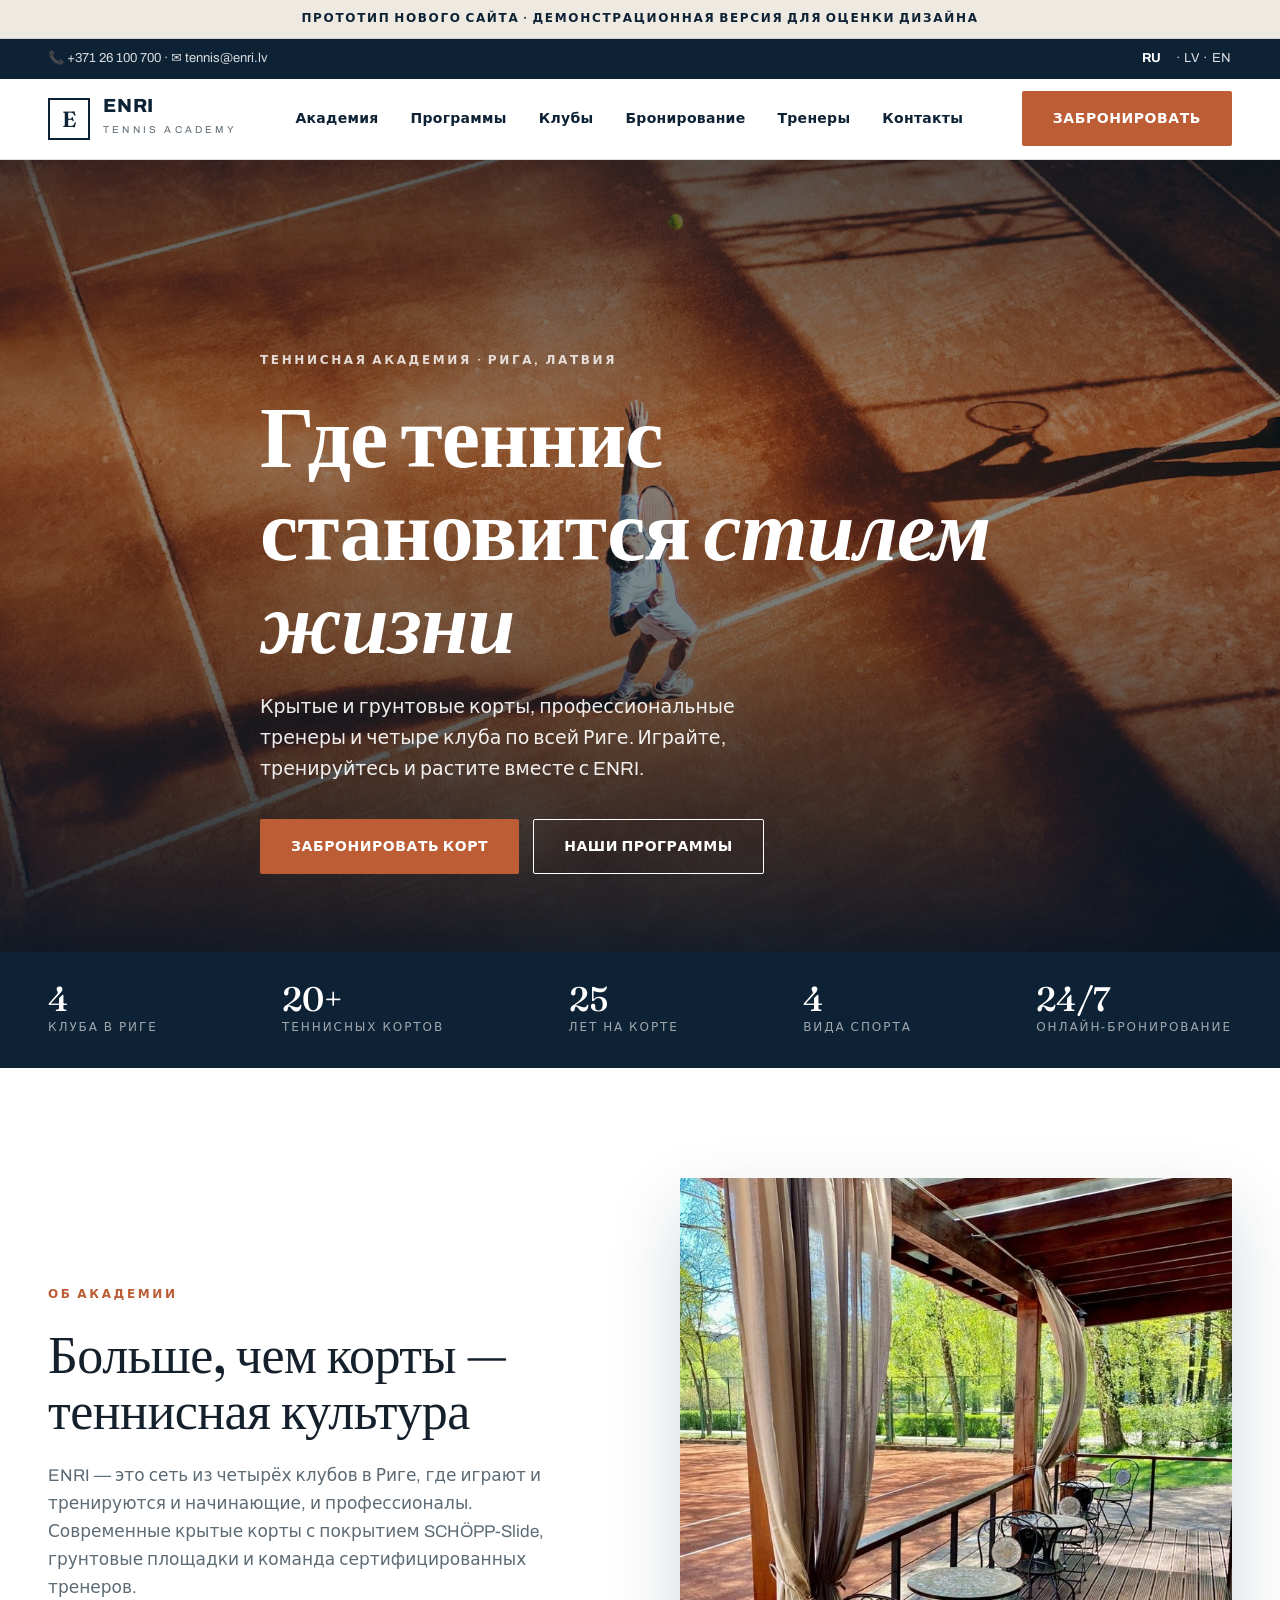
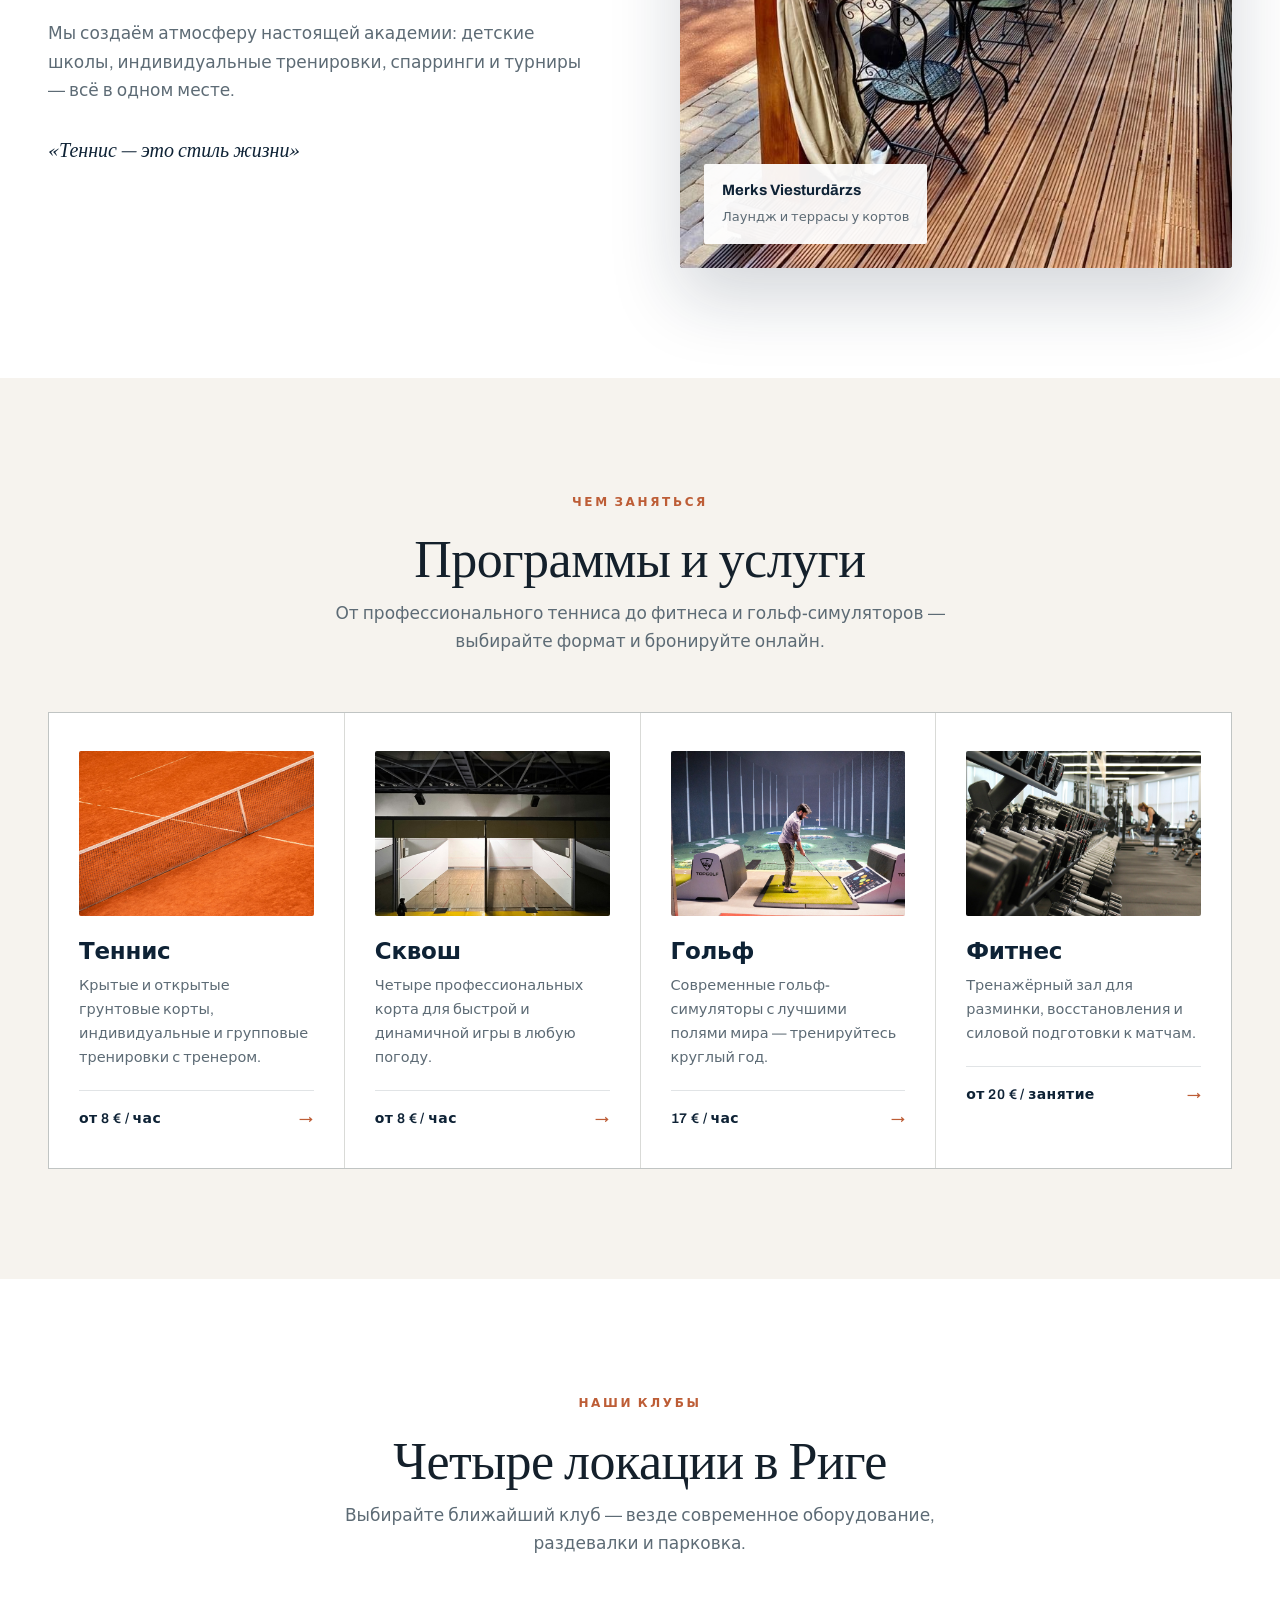
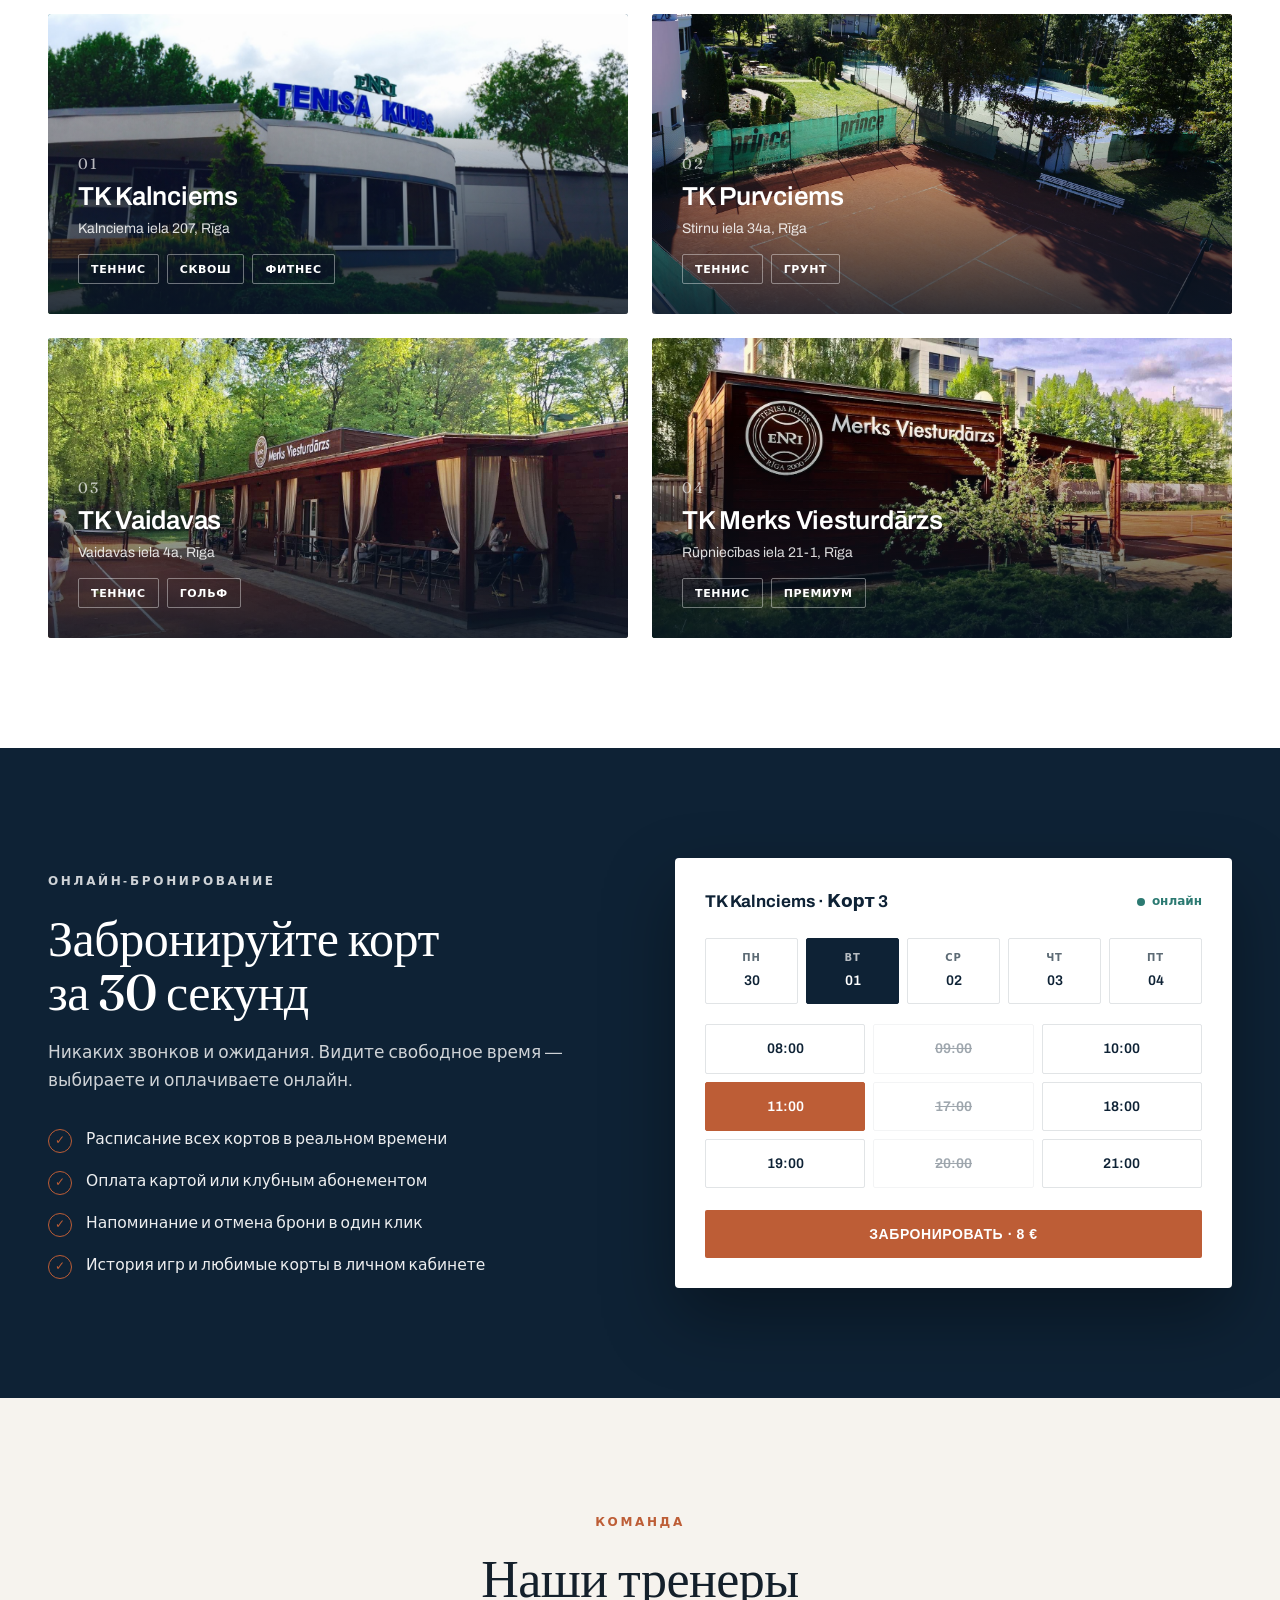
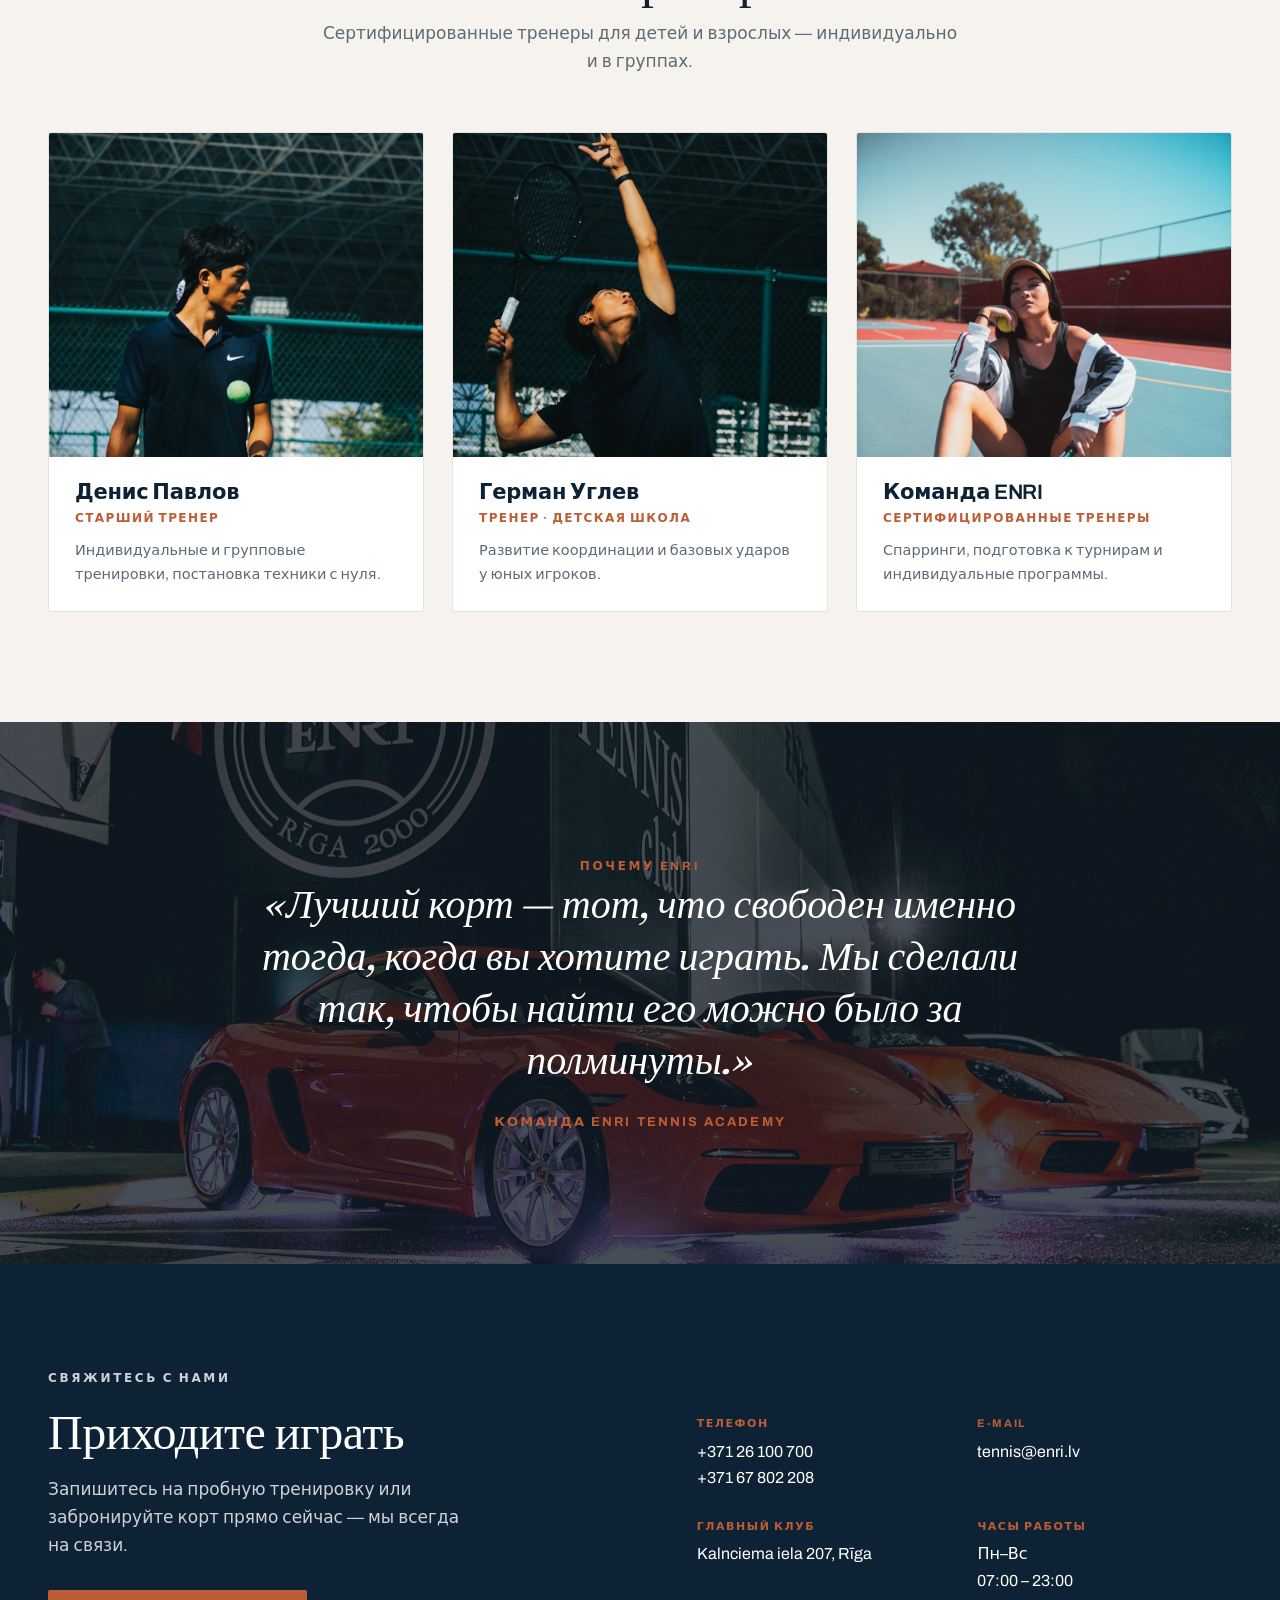
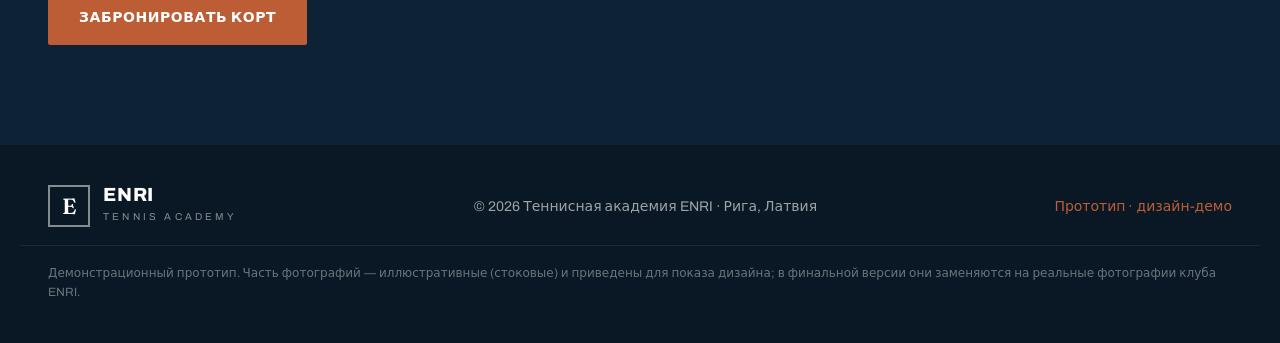
<file: index.html>
<!DOCTYPE html>
<html lang="ru">
<head>
<meta charset="UTF-8">
<meta name="viewport" content="width=device-width, initial-scale=1.0">
<title>ENRI Tennis Academy · Рига</title>
<meta name="description" content="ENRI — теннисная академия и сеть кортов в Риге. Теннис, сквош, гольф и фитнес. Тренировки, школы и онлайн-бронирование кортов.">
<link rel="preconnect" href="https://fonts.googleapis.com">
<link rel="preconnect" href="https://fonts.gstatic.com" crossorigin>
<link href="https://fonts.googleapis.com/css2?family=Archivo:wght@400;500;600;700;800;900&family=Fraunces:opsz,wght@9..144,400;9..144,500;9..144,600&display=swap" rel="stylesheet">
<style>
  :root{
    --navy:#0e2235;
    --navy-soft:#1b3850;
    --ink:#14202b;
    --paper:#ffffff;
    --cream:#f6f3ee;
    --cream-2:#efeae1;
    --clay:#bd5d36;
    --clay-deep:#a64c28;
    --sea:#2c7a72;
    --line:rgba(14,34,53,.12);
    --muted:#5d6b75;
    --max:1240px;
  }
  *{box-sizing:border-box;margin:0;padding:0}
  html{scroll-behavior:smooth}
  body{
    background:var(--paper);
    color:var(--ink);
    font-family:'Archivo',system-ui,sans-serif;
    line-height:1.65;
    -webkit-font-smoothing:antialiased;
    overflow-x:hidden;
  }
  a{color:inherit;text-decoration:none}
  img{max-width:100%;display:block}
  .wrap{max-width:var(--max);margin:0 auto;padding:0 28px}
  .serif{font-family:'Fraunces',Georgia,serif}
  .eyebrow{
    display:inline-block;font-size:12px;font-weight:700;letter-spacing:.22em;
    text-transform:uppercase;color:var(--clay);
  }
  .eyebrow.light{color:rgba(255,255,255,.8)}
  h1,h2,h3,h4{line-height:1.08;letter-spacing:-.01em;font-weight:700}
  .btn{
    display:inline-flex;align-items:center;gap:10px;cursor:pointer;
    padding:15px 30px;border-radius:2px;font-weight:600;font-size:14px;
    letter-spacing:.04em;text-transform:uppercase;border:1px solid transparent;
    transition:all .25s ease;
  }
  .btn-clay{background:var(--clay);color:#fff}
  .btn-clay:hover{background:var(--clay-deep)}
  .btn-outline{background:transparent;border-color:currentColor;color:var(--navy)}
  .btn-outline:hover{background:var(--navy);color:#fff;border-color:var(--navy)}
  .btn-outline.light{color:#fff}
  .btn-outline.light:hover{background:#fff;color:var(--navy)}

  /* ---------- PRELOADER (как на оригинальном сайте) ---------- */
  #loader-wrapper{position:fixed;inset:0;background:#000;z-index:999991;display:flex;
    align-items:center;justify-content:center;transition:opacity .7s ease,visibility .7s ease}
  #loader-wrapper.loaded{opacity:0;visibility:hidden}
  .loader{position:relative;width:180px;height:180px}
  .loader .silh{position:absolute;inset:0;background:url('img/tenis-woman2.png') center center no-repeat}
  .loader:before,.loader:after{content:"";border-radius:100%;position:absolute;inset:0;transform-origin:center center}
  .loader:before{box-shadow:inset 0 17.5px 0 rgba(250,250,0,.6),inset 17.5px 0 0 rgba(250,200,0,.6),inset 0 -17.5px 0 rgba(250,150,0,.6),inset -17.5px 0 0 rgba(250,100,0,.6);animation:rotar 2s -.5s linear infinite}
  .loader:after{box-shadow:inset 0 17.5px 0 rgba(0,250,250,.6),inset 17.5px 0 0 rgba(0,200,200,.6),inset 0 -17.5px 0 rgba(0,150,200,.6),inset -17.5px 0 0 rgba(0,200,250,.6);animation:rotarIz 2s -.5s linear infinite}
  @keyframes rotar{0%{transform:rotate(0)}100%{transform:rotate(360deg)}}
  @keyframes rotarIz{0%{transform:rotate(0)}100%{transform:rotate(-360deg)}}

  /* ---------- TOP / HEADER ---------- */
  .topbar{background:var(--navy);color:rgba(255,255,255,.85);font-size:13px;position:sticky;top:0;z-index:61}
  .topbar .wrap{display:flex;justify-content:space-between;align-items:center;height:40px}
  .topbar a{opacity:.85;transition:opacity .2s}
  .topbar a:hover{opacity:1}
  .topbar .langs{display:flex;gap:14px;letter-spacing:.05em}
  .topbar .langs b{color:#fff}

  header{position:sticky;top:40px;z-index:60;background:rgba(255,255,255,.92);backdrop-filter:blur(12px);border-bottom:1px solid var(--line)}
  .nav{display:flex;align-items:center;justify-content:space-between;height:80px}
  .logo{display:flex;align-items:center;gap:13px}
  .logo .mark{width:42px;height:42px;border:2px solid var(--navy);display:grid;place-items:center;
    font-family:'Fraunces';font-weight:600;font-size:22px;color:var(--navy)}
  .logo .txt b{display:block;font-weight:800;font-size:19px;letter-spacing:.04em;color:var(--navy);line-height:1}
  .logo .txt span{font-size:10px;letter-spacing:.32em;text-transform:uppercase;color:var(--muted)}
  .nav-links{display:flex;gap:32px;font-size:14px;font-weight:600;letter-spacing:.02em}
  .nav-links a{color:var(--navy);position:relative;padding:6px 0}
  .nav-links a::after{content:"";position:absolute;left:0;bottom:0;width:0;height:2px;background:var(--clay);transition:width .25s}
  .nav-links a:hover::after{width:100%}
  .nav-right{display:flex;align-items:center;gap:18px}
  .burger{display:none;flex-direction:column;gap:5px;background:none;border:none;cursor:pointer;padding:8px}
  .burger span{width:24px;height:2px;background:var(--navy);border-radius:2px}

  /* ---------- HERO ---------- */
  .hero{position:relative;min-height:88vh;display:flex;align-items:flex-end;color:#fff;overflow:hidden}
  .hero-bg{position:absolute;inset:0;z-index:0}
  .hero-bg .photo{position:absolute;inset:0;width:100%;height:100%;object-fit:cover}
  .hero-bg .vign{position:absolute;inset:0;background:
    linear-gradient(180deg,rgba(8,22,38,.68) 0%,rgba(8,22,38,.40) 35%,rgba(8,22,38,.55) 62%,rgba(8,22,38,.93) 100%)}
  .hero-inner{position:relative;z-index:2;padding:0 0 78px;max-width:760px}
  .hero h1{font-size:clamp(44px,7vw,86px);font-weight:600;margin:18px 0 22px}
  .hero h1 i{font-style:italic;color:#fff}
  .hero p{font-size:19px;max-width:540px;color:rgba(255,255,255,.92);margin-bottom:34px;font-weight:400}
  .hero-actions{display:flex;gap:14px;flex-wrap:wrap}
  .hero-meta{position:absolute;right:28px;bottom:78px;z-index:2;text-align:right;display:none}

  .ticker{background:var(--navy);color:#fff}
  .ticker .wrap{display:flex;justify-content:space-between;gap:24px;padding:30px 28px;flex-wrap:wrap}
  .ticker .it{display:flex;flex-direction:column;gap:2px}
  .ticker .it b{font-family:'Fraunces';font-size:34px;font-weight:500;line-height:1}
  .ticker .it span{font-size:12px;letter-spacing:.16em;text-transform:uppercase;color:rgba(255,255,255,.6)}

  /* ---------- INTRO ---------- */
  .intro{padding:110px 0}
  .intro-grid{display:grid;grid-template-columns:1fr 1fr;gap:80px;align-items:center}
  .intro h2{font-size:clamp(32px,4.4vw,52px);font-weight:500;margin:20px 0 24px}
  .intro p{color:var(--muted);font-size:17px;margin-bottom:18px}
  .intro .sig{margin-top:28px;font-family:'Fraunces';font-style:italic;font-size:20px;color:var(--navy)}
  .intro-img{position:relative;aspect-ratio:4/5;border-radius:3px;overflow:hidden;
    background:#0e2235;box-shadow:0 30px 70px rgba(14,34,53,.18)}
  .intro-img .cover{position:absolute;inset:0;width:100%;height:100%;object-fit:cover}
  .intro-img .cap{position:absolute;left:24px;bottom:24px;background:rgba(255,255,255,.94);
    padding:14px 18px;border-radius:2px}
  .intro-img .cap b{display:block;font-size:15px;color:var(--navy)}
  .intro-img .cap span{font-size:13px;color:var(--muted)}

  /* ---------- PROGRAMS ---------- */
  .programs{background:var(--cream);padding:110px 0}
  .sec-head{text-align:center;max-width:640px;margin:0 auto 56px}
  .sec-head h2{font-size:clamp(32px,4.4vw,52px);font-weight:500;margin:16px 0 14px}
  .sec-head p{color:var(--muted);font-size:17px}
  .prog-grid{display:grid;grid-template-columns:repeat(4,1fr);gap:1px;background:var(--line);border:1px solid var(--line)}
  .prog{background:var(--paper);padding:38px 30px;transition:background .3s;position:relative}
  .prog:hover{background:#fff}
  .prog .ph{aspect-ratio:1/.7;border-radius:2px;margin-bottom:24px;position:relative;overflow:hidden}
  .prog .ph.t{background:linear-gradient(150deg,#bd6840,#8f4527)}
  .prog .ph.s{background:linear-gradient(150deg,#2c7a72,#19514b)}
  .prog .ph.g{background:linear-gradient(150deg,#3a6f4a,#244830)}
  .prog .ph.f{background:linear-gradient(150deg,#2f6f93,#1c4763)}
  .prog .ph svg{position:absolute;inset:0;width:100%;height:100%;opacity:.5}
  .prog h3{font-size:23px;font-weight:600;color:var(--navy);margin-bottom:10px}
  .prog p{color:var(--muted);font-size:14.5px;margin-bottom:20px;min-height:64px}
  .prog .price{font-size:14px;font-weight:700;color:var(--clay);letter-spacing:.03em;
    display:flex;justify-content:space-between;align-items:center;border-top:1px solid var(--line);padding-top:16px}
  .prog .price span{color:var(--navy);font-weight:600}
  .prog .price .arr{color:var(--clay)}

  /* ---------- FACILITIES / LOCATIONS ---------- */
  .facilities{padding:110px 0}
  .loc-grid{display:grid;grid-template-columns:repeat(2,1fr);gap:24px;margin-top:50px}
  .loc{position:relative;border-radius:3px;overflow:hidden;min-height:300px;display:flex;align-items:flex-end;color:#fff}
  .loc .bg{position:absolute;inset:0;z-index:0}
  .loc:nth-child(1) .bg{background:linear-gradient(160deg,#2f6f93,#0e2235)}
  .loc:nth-child(2) .bg{background:linear-gradient(160deg,#bd6840,#5e2f1a)}
  .loc:nth-child(3) .bg{background:linear-gradient(160deg,#2c7a72,#11302c)}
  .loc:nth-child(4) .bg{background:linear-gradient(160deg,#3a6f4a,#15281a)}
  .loc .bg svg{position:absolute;inset:0;width:100%;height:100%;opacity:.4}
  .loc .bg img{position:absolute;inset:0;width:100%;height:100%;object-fit:cover}
  .loc .ov{position:absolute;inset:0;background:linear-gradient(180deg,transparent 30%,rgba(8,22,38,.82));z-index:1}
  .loc .body{position:relative;z-index:2;padding:30px}
  .loc .num{font-family:'Fraunces';font-size:15px;opacity:.7;letter-spacing:.1em}
  .loc h4{font-size:26px;font-weight:600;margin:6px 0 6px}
  .loc .addr{font-size:14px;opacity:.85;margin-bottom:14px}
  .loc .tags{display:flex;gap:8px;flex-wrap:wrap}
  .tag{font-size:11px;font-weight:600;letter-spacing:.06em;text-transform:uppercase;
    padding:5px 12px;border:1px solid rgba(255,255,255,.4);border-radius:2px}

  /* ---------- BOOKING ---------- */
  .booking{background:var(--navy);color:#fff;padding:110px 0}
  .booking-grid{display:grid;grid-template-columns:1fr 1fr;gap:70px;align-items:center}
  .booking h2{font-size:clamp(32px,4.4vw,50px);font-weight:500;margin:18px 0 20px}
  .booking p.lead{color:rgba(255,255,255,.8);font-size:17px;margin-bottom:30px}
  .booking ul{list-style:none;display:flex;flex-direction:column;gap:15px}
  .booking li{display:flex;gap:14px;align-items:flex-start;font-size:15.5px;color:rgba(255,255,255,.92)}
  .check{width:24px;height:24px;border:1px solid var(--clay);color:var(--clay);border-radius:50%;
    display:grid;place-items:center;flex-shrink:0;font-size:12px;margin-top:3px}
  .widget{background:#fff;color:var(--ink);border-radius:4px;padding:30px;box-shadow:0 30px 70px rgba(0,0,0,.35)}
  .widget .wh{display:flex;justify-content:space-between;align-items:center;margin-bottom:22px}
  .widget .wh b{font-size:17px;color:var(--navy)}
  .widget .wh .live{font-size:12px;color:var(--sea);font-weight:600;display:flex;align-items:center;gap:7px}
  .dot{width:8px;height:8px;border-radius:50%;background:var(--sea)}
  .days{display:grid;grid-template-columns:repeat(5,1fr);gap:8px;margin-bottom:20px}
  .day{text-align:center;padding:11px 0;border-radius:2px;border:1px solid var(--line);font-size:14px;
    font-weight:600;color:var(--navy);cursor:pointer;transition:.2s}
  .day small{display:block;color:var(--muted);font-size:10px;font-weight:600;letter-spacing:.08em;margin-bottom:3px}
  .day.active{background:var(--navy);color:#fff;border-color:var(--navy)}
  .day.active small{color:rgba(255,255,255,.7)}
  .slots{display:grid;grid-template-columns:repeat(3,1fr);gap:8px}
  .slot{padding:12px 0;text-align:center;border-radius:2px;font-size:14px;font-weight:600;cursor:pointer;
    border:1px solid var(--line);color:var(--navy);transition:.2s}
  .slot:hover:not(.busy){border-color:var(--clay);color:var(--clay)}
  .slot.busy{opacity:.4;cursor:not-allowed;text-decoration:line-through}
  .slot.sel{background:var(--clay);color:#fff;border-color:var(--clay)}
  .widget .wbtn{width:100%;justify-content:center;margin-top:22px}

  /* ---------- COACHES ---------- */
  .coaches{padding:110px 0;background:var(--cream)}
  .coach-grid{display:grid;grid-template-columns:repeat(3,1fr);gap:28px;margin-top:50px}
  .coach{background:#fff;border:1px solid var(--line);border-radius:3px;overflow:hidden;transition:transform .3s,box-shadow .3s}
  .coach:hover{transform:translateY(-6px);box-shadow:0 24px 50px rgba(14,34,53,.14)}
  .coach .ph{aspect-ratio:3/2.6;position:relative;display:grid;place-items:center;
    background:linear-gradient(160deg,#284a63,#0e2235)}
  .coach .ph .ini{font-family:'Fraunces';font-size:60px;color:rgba(255,255,255,.35)}
  .coach .ci{padding:24px 26px}
  .coach h4{font-size:21px;font-weight:600;color:var(--navy)}
  .coach .role{color:var(--clay);font-size:12px;font-weight:700;letter-spacing:.12em;text-transform:uppercase;margin:5px 0 10px}
  .coach .bio{color:var(--muted);font-size:14.5px}

  /* ---------- QUOTE ---------- */
  .quote{padding:130px 0;text-align:center;position:relative;color:#fff;overflow:hidden}
  .quote .qbg{position:absolute;inset:0;z-index:0}
  .quote .qbg img{width:100%;height:100%;object-fit:cover}
  .quote .qbg::after{content:"";position:absolute;inset:0;background:rgba(8,18,30,.74)}
  .quote .wrap{max-width:860px;position:relative;z-index:1}
  .quote blockquote{font-family:'Fraunces';font-style:italic;font-weight:500;font-size:clamp(26px,3.6vw,40px);
    line-height:1.3;color:#fff}
  .quote .by{margin-top:26px;font-size:13px;letter-spacing:.16em;text-transform:uppercase;color:var(--clay);font-weight:700}

  /* ---------- CONTACT ---------- */
  .contact{background:var(--navy);color:#fff;padding:100px 0}
  .contact-grid{display:grid;grid-template-columns:1.1fr 1fr;gap:60px;align-items:center}
  .contact h2{font-size:clamp(30px,4vw,48px);font-weight:500;margin:16px 0 18px}
  .contact .lead{color:rgba(255,255,255,.8);font-size:17px;margin-bottom:30px;max-width:420px}
  .ci-list{display:grid;grid-template-columns:1fr 1fr;gap:26px}
  .ci-row .l{font-size:11px;letter-spacing:.14em;text-transform:uppercase;color:var(--clay);font-weight:700;margin-bottom:6px}
  .ci-row .v{font-size:16px;color:#fff}

  footer{background:#091824;color:rgba(255,255,255,.6);padding:40px 0;font-size:14px}
  .foot{display:flex;justify-content:space-between;align-items:center;gap:18px;flex-wrap:wrap}
  .foot .logo .mark{border-color:rgba(255,255,255,.5);color:#fff}
  .foot .logo .txt b{color:#fff}

  .proto{background:var(--cream-2);color:var(--navy);text-align:center;font-size:12px;font-weight:700;
    padding:9px;letter-spacing:.14em;text-transform:uppercase;border-bottom:1px solid var(--line)}

  /* ---------- RESPONSIVE ---------- */
  @media(max-width:980px){
    .nav-links{display:none}
    .burger{display:flex}
    .intro-grid{grid-template-columns:1fr;gap:44px}
    .prog-grid{grid-template-columns:repeat(2,1fr)}
    .booking-grid{grid-template-columns:1fr;gap:44px}
    .coach-grid{grid-template-columns:1fr}
    .contact-grid{grid-template-columns:1fr;gap:40px}
  }
  @media(max-width:600px){
    .topbar .left{display:none}
    .prog-grid{grid-template-columns:1fr}
    .loc-grid{grid-template-columns:1fr}
    .ci-list{grid-template-columns:1fr}
    .hero{min-height:80vh}
  }
</style>
</head>
<body>

<div id="loader-wrapper"><div class="loader"><span class="silh"></span></div></div>

<div class="proto">Прототип нового сайта · демонстрационная версия для оценки дизайна</div>

<!-- TOPBAR -->
<div class="topbar">
  <div class="wrap">
    <div class="left">📞 +371 26 100 700 · ✉ tennis@enri.lv</div>
    <div class="langs"><b>RU</b> · LV · EN</div>
  </div>
</div>

<!-- HEADER -->
<header>
  <div class="wrap nav">
    <a class="logo" href="#">
      <span class="mark">E</span>
      <span class="txt"><b>ENRI</b><span>Tennis Academy</span></span>
    </a>
    <nav class="nav-links">
      <a href="#about">Академия</a>
      <a href="#programs">Программы</a>
      <a href="#facilities">Клубы</a>
      <a href="#booking">Бронирование</a>
      <a href="#coaches">Тренеры</a>
      <a href="#contact">Контакты</a>
    </nav>
    <div class="nav-right">
      <a href="#booking" class="btn btn-clay">Забронировать</a>
      <button class="burger" id="burger"><span></span><span></span><span></span></button>
    </div>
  </div>
</header>

<!-- HERO -->
<section class="hero">
  <div class="hero-bg">
    <img class="photo" src="img/stock/action1.jpg" alt="Теннис на грунтовом корте">
    <div class="vign"></div>
  </div>
  <div class="wrap">
    <div class="hero-inner">
      <span class="eyebrow light">Теннисная академия · Рига, Латвия</span>
      <h1 class="serif">Где теннис<br>становится <i>стилем жизни</i></h1>
      <p>Крытые и грунтовые корты, профессиональные тренеры и четыре клуба по всей Риге. Играйте, тренируйтесь и растите вместе с ENRI.</p>
      <div class="hero-actions">
        <a href="#booking" class="btn btn-clay">Забронировать корт</a>
        <a href="#programs" class="btn btn-outline light">Наши программы</a>
      </div>
    </div>
  </div>
</section>

<!-- TICKER -->
<div class="ticker">
  <div class="wrap">
    <div class="it"><b>4</b><span>клуба в Риге</span></div>
    <div class="it"><b>20+</b><span>теннисных кортов</span></div>
    <div class="it"><b>25</b><span>лет на корте</span></div>
    <div class="it"><b>4</b><span>вида спорта</span></div>
    <div class="it"><b>24/7</b><span>онлайн-бронирование</span></div>
  </div>
</div>

<!-- INTRO / ABOUT -->
<section class="intro" id="about">
  <div class="wrap intro-grid">
    <div>
      <span class="eyebrow">Об академии</span>
      <h2 class="serif">Больше, чем корты —<br>теннисная культура</h2>
      <p>ENRI — это сеть из четырёх клубов в Риге, где играют и тренируются и начинающие, и профессионалы. Современные крытые корты с покрытием SCHÖPP-Slide, грунтовые площадки и команда сертифицированных тренеров.</p>
      <p>Мы создаём атмосферу настоящей академии: детские школы, индивидуальные тренировки, спарринги и турниры — всё в одном месте.</p>
      <div class="sig">«Теннис — это стиль жизни»</div>
    </div>
    <div class="intro-img">
      <img class="cover" src="img/c-5.jpg" alt="Лаундж-зона у грунтовых кортов ENRI">
      <div class="cap"><b>Merks Viesturdārzs</b><span>Лаундж и террасы у кортов</span></div>
    </div>
  </div>
</section>

<!-- PROGRAMS -->
<section class="programs" id="programs">
  <div class="wrap">
    <div class="sec-head">
      <span class="eyebrow">Чем заняться</span>
      <h2 class="serif">Программы и услуги</h2>
      <p>От профессионального тенниса до фитнеса и гольф-симуляторов — выбирайте формат и бронируйте онлайн.</p>
    </div>
    <div class="prog-grid">
      <div class="prog">
        <div class="ph t" style="background-image:url('img/stock/clay1.jpg');background-size:cover;background-position:center"></div>
        <h3>Теннис</h3>
        <p>Крытые и открытые грунтовые корты, индивидуальные и групповые тренировки с тренером.</p>
        <div class="price"><span>от 8 € / час</span><span class="arr">→</span></div>
      </div>
      <div class="prog">
        <div class="ph s" style="background-image:url('img/stock/squash1.jpg');background-size:cover;background-position:center"></div>
        <h3>Сквош</h3>
        <p>Четыре профессиональных корта для быстрой и динамичной игры в любую погоду.</p>
        <div class="price"><span>от 8 € / час</span><span class="arr">→</span></div>
      </div>
      <div class="prog">
        <div class="ph g" style="background-image:url('img/stock/golf1.jpg');background-size:cover;background-position:center"></div>
        <h3>Гольф</h3>
        <p>Современные гольф-симуляторы с лучшими полями мира — тренируйтесь круглый год.</p>
        <div class="price"><span>17 € / час</span><span class="arr">→</span></div>
      </div>
      <div class="prog">
        <div class="ph f" style="background-image:url('img/stock/fitness2.jpg');background-size:cover;background-position:center"></div>
        <h3>Фитнес</h3>
        <p>Тренажёрный зал для разминки, восстановления и силовой подготовки к матчам.</p>
        <div class="price"><span>от 20 € / занятие</span><span class="arr">→</span></div>
      </div>
    </div>
  </div>
</section>

<!-- FACILITIES -->
<section class="facilities" id="facilities">
  <div class="wrap">
    <div class="sec-head">
      <span class="eyebrow">Наши клубы</span>
      <h2 class="serif">Четыре локации в Риге</h2>
      <p>Выбирайте ближайший клуб — везде современное оборудование, раздевалки и парковка.</p>
    </div>
    <div class="loc-grid">
      <div class="loc">
        <div class="bg"><img src="img/c-fsr.jpg" alt="TK Kalnciems"></div>
        <div class="ov"></div>
        <div class="body">
          <div class="num">01</div><h4>TK Kalnciems</h4>
          <div class="addr">Kalnciema iela 207, Rīga</div>
          <div class="tags"><span class="tag">Теннис</span><span class="tag">Сквош</span><span class="tag">Фитнес</span></div>
        </div>
      </div>
      <div class="loc">
        <div class="bg"><img src="img/c-dsc04954.jpg" alt="TK Purvciems"></div>
        <div class="ov"></div>
        <div class="body">
          <div class="num">02</div><h4>TK Purvciems</h4>
          <div class="addr">Stirnu iela 34a, Rīga</div>
          <div class="tags"><span class="tag">Теннис</span><span class="tag">Грунт</span></div>
        </div>
      </div>
      <div class="loc">
        <div class="bg"><img src="img/c-4.jpg" alt="TK Vaidavas"></div>
        <div class="ov"></div>
        <div class="body">
          <div class="num">03</div><h4>TK Vaidavas</h4>
          <div class="addr">Vaidavas iela 4a, Rīga</div>
          <div class="tags"><span class="tag">Теннис</span><span class="tag">Гольф</span></div>
        </div>
      </div>
      <div class="loc">
        <div class="bg"><img src="img/c-3.jpg" alt="TK Merks Viesturdārzs"></div>
        <div class="ov"></div>
        <div class="body">
          <div class="num">04</div><h4>TK Merks Viesturdārzs</h4>
          <div class="addr">Rūpniecības iela 21-1, Rīga</div>
          <div class="tags"><span class="tag">Теннис</span><span class="tag">Премиум</span></div>
        </div>
      </div>
    </div>
  </div>
</section>

<!-- BOOKING -->
<section class="booking" id="booking">
  <div class="wrap booking-grid">
    <div>
      <span class="eyebrow light">Онлайн-бронирование</span>
      <h2 class="serif">Забронируйте корт<br>за 30 секунд</h2>
      <p class="lead">Никаких звонков и ожидания. Видите свободное время — выбираете и оплачиваете онлайн.</p>
      <ul>
        <li><span class="check">✓</span> Расписание всех кортов в реальном времени</li>
        <li><span class="check">✓</span> Оплата картой или клубным абонементом</li>
        <li><span class="check">✓</span> Напоминание и отмена брони в один клик</li>
        <li><span class="check">✓</span> История игр и любимые корты в личном кабинете</li>
      </ul>
    </div>
    <div class="widget">
      <div class="wh"><b>TK Kalnciems · Корт 3</b><span class="live"><span class="dot"></span>онлайн</span></div>
      <div class="days">
        <div class="day"><small>ПН</small>30</div>
        <div class="day active"><small>ВТ</small>01</div>
        <div class="day"><small>СР</small>02</div>
        <div class="day"><small>ЧТ</small>03</div>
        <div class="day"><small>ПТ</small>04</div>
      </div>
      <div class="slots" id="slots">
        <div class="slot">08:00</div>
        <div class="slot busy">09:00</div>
        <div class="slot">10:00</div>
        <div class="slot sel">11:00</div>
        <div class="slot busy">17:00</div>
        <div class="slot">18:00</div>
        <div class="slot">19:00</div>
        <div class="slot busy">20:00</div>
        <div class="slot">21:00</div>
      </div>
      <button class="btn btn-clay wbtn" id="bookBtn">Забронировать · 8 €</button>
    </div>
  </div>
</section>

<!-- COACHES -->
<section class="coaches" id="coaches">
  <div class="wrap">
    <div class="sec-head">
      <span class="eyebrow">Команда</span>
      <h2 class="serif">Наши тренеры</h2>
      <p>Сертифицированные тренеры для детей и взрослых — индивидуально и в группах.</p>
    </div>
    <div class="coach-grid">
      <div class="coach">
        <div class="ph" style="background-image:url('img/stock/coach_c.jpg');background-size:cover;background-position:center"></div>
        <div class="ci"><h4>Денис Павлов</h4><div class="role">Старший тренер</div><div class="bio">Индивидуальные и групповые тренировки, постановка техники с нуля.</div></div>
      </div>
      <div class="coach">
        <div class="ph" style="background-image:url('img/stock/coach_b.jpg');background-size:cover;background-position:center"></div>
        <div class="ci"><h4>Герман Углев</h4><div class="role">Тренер · детская школа</div><div class="bio">Развитие координации и базовых ударов у юных игроков.</div></div>
      </div>
      <div class="coach">
        <div class="ph" style="background-image:url('img/stock/coach_d.jpg');background-size:cover;background-position:center top"></div>
        <div class="ci"><h4>Команда ENRI</h4><div class="role">Сертифицированные тренеры</div><div class="bio">Спарринги, подготовка к турнирам и индивидуальные программы.</div></div>
      </div>
    </div>
  </div>
</section>

<!-- QUOTE -->
<section class="quote">
  <div class="qbg"><img src="img/c-hall1.jpg" alt="Теннисный клуб ENRI"></div>
  <div class="wrap">
    <span class="eyebrow">Почему ENRI</span>
    <blockquote>«Лучший корт — тот, что свободен именно тогда, когда вы хотите играть. Мы сделали так, чтобы найти его можно было за полминуты.»</blockquote>
    <div class="by">Команда ENRI Tennis Academy</div>
  </div>
</section>

<!-- CONTACT -->
<section class="contact" id="contact">
  <div class="wrap contact-grid">
    <div>
      <span class="eyebrow light">Свяжитесь с нами</span>
      <h2 class="serif">Приходите играть</h2>
      <p class="lead">Запишитесь на пробную тренировку или забронируйте корт прямо сейчас — мы всегда на связи.</p>
      <a href="#booking" class="btn btn-clay">Забронировать корт</a>
    </div>
    <div class="ci-list">
      <div class="ci-row"><div class="l">Телефон</div><div class="v">+371 26 100 700<br>+371 67 802 208</div></div>
      <div class="ci-row"><div class="l">E-mail</div><div class="v">tennis@enri.lv</div></div>
      <div class="ci-row"><div class="l">Главный клуб</div><div class="v">Kalnciema iela 207, Rīga</div></div>
      <div class="ci-row"><div class="l">Часы работы</div><div class="v">Пн–Вс<br>07:00 – 23:00</div></div>
    </div>
  </div>
</section>

<footer>
  <div class="wrap foot">
    <a class="logo" href="#"><span class="mark">E</span><span class="txt"><b>ENRI</b><span style="color:rgba(255,255,255,.5)">Tennis Academy</span></span></a>
    <div>© 2026 Теннисная академия ENRI · Рига, Латвия</div>
    <div style="color:var(--clay)">Прототип · дизайн-демо</div>
  </div>
  <div class="wrap" style="margin-top:18px;padding-top:18px;border-top:1px solid rgba(255,255,255,.08);font-size:12px;color:rgba(255,255,255,.4);line-height:1.6">
    Демонстрационный прототип. Часть фотографий — иллюстративные (стоковые) и приведены для показа дизайна; в финальной версии они заменяются на реальные фотографии клуба ENRI.
  </div>
</footer>

<script>
  // Прелоадер: скрываем после полной загрузки (мин. 900мс), с защитным таймером
  (function(){
    var lw=document.getElementById('loader-wrapper');
    if(!lw) return;
    var hide=function(){lw.classList.add('loaded');};
    var start=Date.now();
    window.addEventListener('load',function(){
      setTimeout(hide,Math.max(0,900-(Date.now()-start)));
    });
    setTimeout(hide,4000); // на случай медленной загрузки
  })();

  const burger=document.getElementById('burger');
  burger&&burger.addEventListener('click',()=>{
    const links=document.querySelector('.nav-links');
    const open=links.style.display==='flex';
    links.style.cssText=open?'':'display:flex;position:absolute;top:120px;left:0;right:0;flex-direction:column;gap:0;background:#fff;padding:10px 28px;border-bottom:1px solid var(--line);box-shadow:0 20px 40px rgba(0,0,0,.1)';
  });
  document.querySelectorAll('#slots .slot:not(.busy)').forEach(s=>{
    s.addEventListener('click',()=>{
      document.querySelectorAll('#slots .slot').forEach(x=>x.classList.remove('sel'));
      s.classList.add('sel');
      document.getElementById('bookBtn').textContent='Забронировать '+s.textContent+' · 8 €';
    });
  });
  document.querySelectorAll('.day').forEach(d=>{
    d.addEventListener('click',()=>{
      document.querySelectorAll('.day').forEach(x=>x.classList.remove('active'));
      d.classList.add('active');
    });
  });
  document.getElementById('bookBtn').addEventListener('click',()=>{
    alert('Это демо-прототип. В рабочей версии здесь будет реальная оплата и подтверждение брони.');
  });
</script>
</body>
</html>
</file>
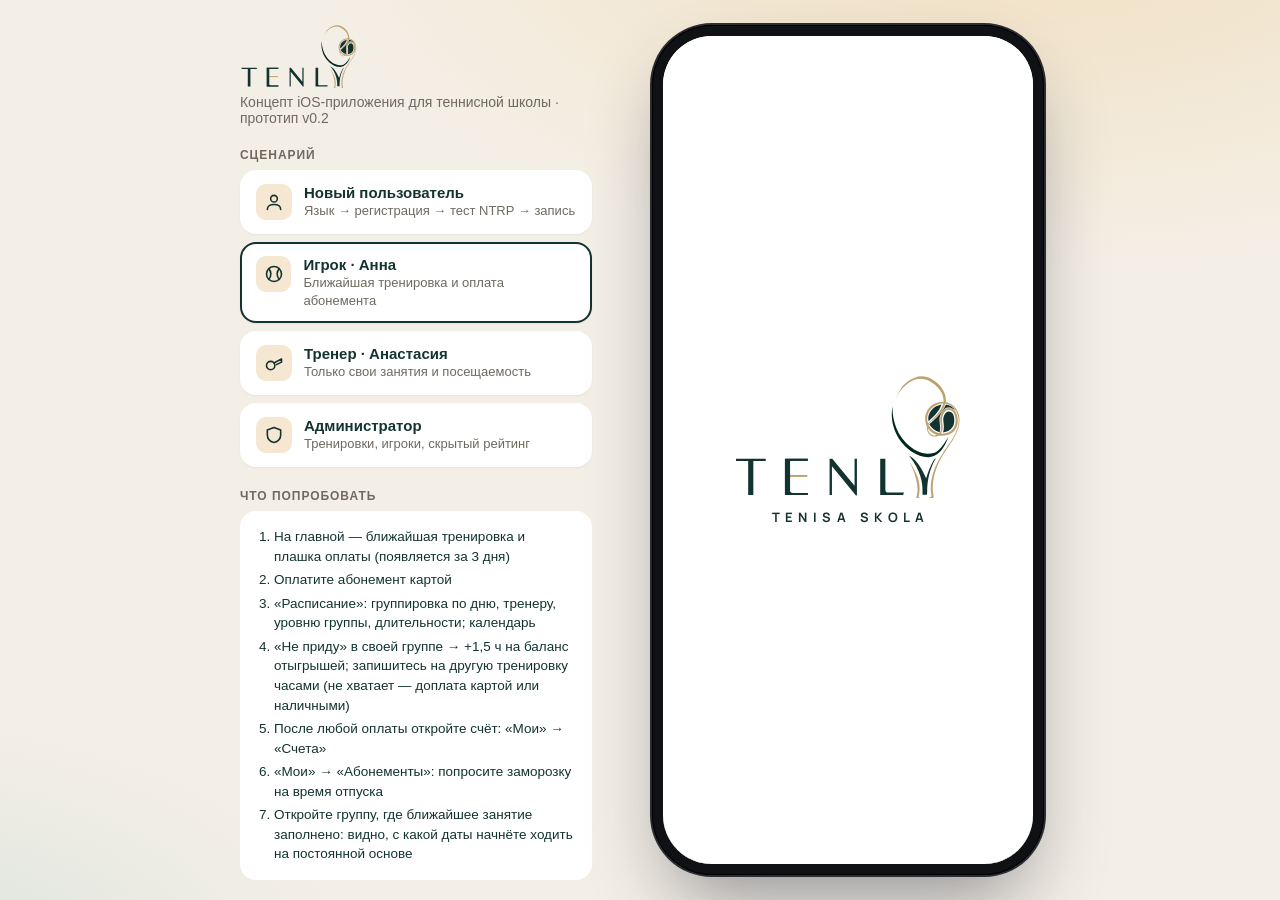
<file: app/index.html>
<!doctype html>
<html lang="ru">
<head>
<meta charset="utf-8">
<meta name="viewport" content="width=device-width, initial-scale=1, viewport-fit=cover, maximum-scale=1">
<meta name="apple-mobile-web-app-capable" content="yes">
<meta name="mobile-web-app-capable" content="yes">
<meta name="apple-mobile-web-app-status-bar-style" content="default">
<meta name="apple-mobile-web-app-title" content="Tenly">
<meta name="theme-color" content="#f2f4f8">
<link rel="preconnect" href="https://fonts.googleapis.com"><link rel="preconnect" href="https://fonts.gstatic.com" crossorigin>
<link href="https://fonts.googleapis.com/css2?family=Raleway:wght@500;600;700;800&family=Manrope:wght@500;600;700;800&display=swap" rel="stylesheet">
<title>Tenly — прототип приложения</title>
<link rel="icon" type="image/png" href="favicon.png">
<link rel="apple-touch-icon" href="icon-180.png">
<style>
:root{
  --bg:#ffffff;--card:#fcf1e2;--text:#133331;--muted:#6f6a5e;--muted2:#a89e8c;--line:#efe2cf;
  --pri:#133331;--pri2:#1f4a46;--pri-soft:#f5e7d2;--ball:#f6ddb9;--ball-d:#bda26d;--gold:#bda26d;--brown:#8a6a3d;
  --ok:#16a34a;--ok-soft:#dcfce7;--warn:#d97706;--warn-soft:#fef3c7;--bad:#dc2626;--bad-soft:#fee2e2;
  --r:18px;
  font-family:-apple-system,BlinkMacSystemFont,"SF Pro Text","Inter","Segoe UI",Roboto,sans-serif;
  -webkit-font-smoothing:antialiased;
}
*{box-sizing:border-box;-webkit-tap-highlight-color:transparent}
html,body{margin:0;height:100%}
body{background:#dfe4ee;color:var(--text);overflow:hidden}
button{font:inherit;color:inherit;border:0;background:none;padding:0;cursor:pointer;text-align:inherit}
input,select,textarea{font:inherit;color:inherit}
svg.i{width:20px;height:20px;stroke:currentColor;fill:none;stroke-width:1.9;stroke-linecap:round;stroke-linejoin:round;flex-shrink:0}

/* ---------- stage (desktop) ---------- */
.stage{height:100%;display:flex;align-items:center;justify-content:center;gap:56px;padding:20px;
  background:radial-gradient(1200px 600px at 80% -10%,#c6d9f3 0,transparent 60%),radial-gradient(900px 500px at -10% 110%,#e3f0b8 0,transparent 55%),#e7ecf3}
.panel{width:360px;max-height:calc(100vh - 40px);overflow:auto;padding:4px 4px 20px}
.panel .brand{display:flex;align-items:center;gap:12px;margin-bottom:6px}
.panel .brand .logo{height:64px;width:auto}
.panel h2{font-size:22px;line-height:1.2;margin:0}
.panel .sub{color:var(--muted);font-size:14px;margin:4px 0 18px}
.panel h4{font-size:12px;text-transform:uppercase;letter-spacing:.08em;color:var(--muted);margin:22px 0 8px}
.role-card{display:flex;gap:12px;align-items:flex-start;width:100%;background:#fff;border-radius:16px;padding:12px 14px;margin-bottom:8px;border:2px solid transparent;box-shadow:0 1px 2px rgba(15,23,42,.05)}
.role-card.on{border-color:var(--pri)}
.role-card .ri{width:36px;height:36px;border-radius:10px;display:grid;place-items:center;background:var(--pri-soft);color:var(--pri)}
.role-card b{display:block;font-size:15px}
.role-card span{font-size:13px;color:var(--muted)}
.tips{background:#fff;border-radius:16px;padding:12px 16px;font-size:13.5px;line-height:1.45}
.tips ol{margin:0;padding-left:18px}
.tips li{margin:4px 0}
.seg-mini{display:flex;background:#fff;border-radius:12px;padding:3px;gap:3px}
.seg-mini button{flex:1;padding:8px 6px;border-radius:9px;font-size:13px;font-weight:600;text-align:center;color:var(--muted)}
.seg-mini button.on{background:var(--pri);color:#fff}
.panel-actions{display:flex;flex-direction:column;gap:8px;margin-top:18px}
.pbtn{display:flex;align-items:center;justify-content:center;gap:8px;padding:12px;border-radius:14px;background:#fff;font-weight:600;font-size:14px}
.pbtn.dark{background:var(--text);color:#fff}
.small-note{font-size:12px;color:var(--muted);margin-top:10px;line-height:1.4}

/* ---------- phone ---------- */
.phone{width:393px;height:852px;flex-shrink:0;border-radius:60px;background:#101114;padding:11px;position:relative;
  box-shadow:0 0 0 2px #2b2d33,0 40px 80px -20px rgba(15,23,42,.45),inset 0 0 0 1px #000}
.screen{position:relative;width:100%;height:100%;border-radius:49px;overflow:hidden;background:var(--bg);display:flex;flex-direction:column;isolation:isolate}
.statusbar{height:52px;flex-shrink:0;display:flex;align-items:center;justify-content:space-between;padding:6px 30px 0 38px;font-weight:600;font-size:16px;position:relative;z-index:30}
.statusbar .island{position:absolute;left:50%;top:11px;transform:translateX(-50%);width:122px;height:35px;border-radius:20px;background:#000}
.statusbar .sb-r{display:flex;gap:6px;align-items:center}
.homebar{position:absolute;bottom:8px;left:50%;transform:translateX(-50%);width:134px;height:5px;border-radius:3px;background:#111;z-index:60;pointer-events:none}
.demo-fab{display:none}

@media (max-width:600px){
  body{background:var(--bg)}
  .stage{display:block;padding:0;background:var(--bg)}
  .panel{display:none}
  .phone{width:100vw;height:100dvh;border-radius:0;padding:0;box-shadow:none;background:var(--bg)}
  .screen{border-radius:0}
  .statusbar,.homebar{display:none}
  .screen{padding-top:env(safe-area-inset-top)}
  .demo-fab{display:flex;position:fixed;right:0;top:42%;z-index:200;writing-mode:vertical-rl;transform:rotate(180deg);
    background:var(--text);color:#fff;font-size:12px;font-weight:700;letter-spacing:.06em;padding:12px 7px;border-radius:0 10px 10px 0;opacity:.85}
}

/* ---------- views ---------- */
.view{position:relative;flex:1;min-height:0;display:flex;flex-direction:column}
.view.push{animation:push .28s cubic-bezier(.2,.8,.2,1)}
.view.pop{animation:pop .24s ease-out}
@keyframes push{from{transform:translateX(40%);opacity:.3}to{transform:none;opacity:1}}
@keyframes pop{from{transform:translateX(-12%);opacity:.5}to{transform:none;opacity:1}}
.content{flex:1;min-height:0;overflow-y:auto;overflow-x:hidden;padding:0 16px 110px;-webkit-overflow-scrolling:touch;scrollbar-width:none}
.content::-webkit-scrollbar{display:none}
.content.no-tab{padding-bottom:40px}
.lg-head{padding:6px 4px 12px;display:flex;align-items:flex-end;justify-content:space-between;gap:12px}
.lg-head h1{font-size:32px;line-height:1.1;margin:0;letter-spacing:-.02em}
.lg-head .hsub{font-size:14px;color:var(--muted);margin-bottom:2px}
.icon-btn{width:38px;height:38px;border-radius:50%;background:#fff;display:grid;place-items:center;position:relative;box-shadow:0 1px 2px rgba(15,23,42,.06)}
.icon-btn .dot{position:absolute;top:7px;right:8px;width:8px;height:8px;border-radius:50%;background:var(--bad);border:2px solid #fff}
.navbar{height:46px;flex-shrink:0;display:grid;grid-template-columns:96px 1fr 96px;align-items:center;padding:0 8px}
.navbar .back{display:flex;align-items:center;gap:2px;color:var(--pri);font-size:17px;padding:6px}
.navbar .back svg{width:24px;height:24px}
.navbar .ttl{text-align:center;font-weight:600;font-size:17px;white-space:nowrap;overflow:hidden;text-overflow:ellipsis}
.navbar .act{justify-self:end;color:var(--pri);font-weight:600;font-size:17px;padding:6px}

.sec-t{display:flex;justify-content:space-between;align-items:baseline;margin:22px 4px 10px}
.sec-t h3{font-size:20px;margin:0;letter-spacing:-.01em}
.sec-t a,.sec-t button{color:var(--pri);font-size:15px;font-weight:500}
.card{background:var(--card);border-radius:var(--r);padding:16px;box-shadow:0 1px 2px rgba(15,23,42,.04)}
.muted{color:var(--muted)}
.row{display:flex;align-items:center;gap:10px}
.between{display:flex;align-items:center;justify-content:space-between;gap:10px}
.mt8{margin-top:8px}.mt12{margin-top:12px}.mt16{margin-top:16px}.mt20{margin-top:20px}
.fs13{font-size:13px}.fs14{font-size:14px}.fs15{font-size:15px}.b{font-weight:700}

.btn{display:flex;align-items:center;justify-content:center;gap:8px;height:50px;border-radius:14px;font-weight:600;font-size:16px;width:100%;transition:transform .1s,opacity .2s}
.btn:active{transform:scale(.98)}
.btn.pri{background:var(--pri);color:#fff}
.btn.sec{background:var(--pri-soft);color:var(--pri)}
.btn.ghost{background:#fff;color:var(--text);box-shadow:inset 0 0 0 1px var(--line)}
.btn.danger{background:var(--bad-soft);color:var(--bad)}
.btn.dark{background:var(--text);color:#fff}
.btn.sm{height:38px;font-size:14px;border-radius:11px;padding:0 14px;width:auto}
.btn[disabled]{opacity:.45;pointer-events:none}

.chip{display:inline-flex;align-items:center;gap:5px;height:34px;padding:0 13px;border-radius:17px;background:#fff;font-size:14px;font-weight:500;white-space:nowrap;box-shadow:inset 0 0 0 1px var(--line)}
.chip.on{background:var(--text);color:#fff;box-shadow:none}
.chip svg{width:16px;height:16px}
.chips{display:flex;gap:8px;overflow-x:auto;padding:2px 16px 10px;margin:0 -16px;scrollbar-width:none}
.chips::-webkit-scrollbar{display:none}
.chips.wrap{flex-wrap:wrap;overflow:visible;margin:0;padding:0}

.tag{display:inline-flex;align-items:center;gap:4px;font-size:12px;font-weight:600;padding:3px 8px;border-radius:7px;background:#f1f5f9;color:#334155;white-space:nowrap}
.tag svg{width:13px;height:13px}
.tag.lv{background:var(--ball);color:#3d4a07}
.tag.ok{background:var(--ok-soft);color:#166534}
.tag.warn{background:var(--warn-soft);color:#92400e}
.tag.bad{background:var(--bad-soft);color:#991b1b}
.tag.pri{background:var(--pri-soft);color:var(--pri)}
.tag.dark{background:var(--text);color:#fff}

.avatar{width:36px;height:36px;border-radius:50%;display:grid;place-items:center;color:#fff;font-weight:700;font-size:13px;flex-shrink:0}
.avatar.sm{width:22px;height:22px;font-size:9px}
.avatar.lg{width:64px;height:64px;font-size:22px}
.av-stack{display:flex}
.av-stack .avatar{border:2px solid #fff;margin-left:-8px}
.av-stack .avatar:first-child{margin-left:0}

/* training card */
.tr{display:flex;gap:12px;width:100%;background:#fff;border-radius:16px;padding:12px 14px;margin-bottom:8px;align-items:stretch;box-shadow:0 1px 2px rgba(15,23,42,.04)}
.tr-time{width:52px;flex-shrink:0;display:flex;flex-direction:column;border-right:1px solid var(--line);padding-right:10px}
.tr-time b{font-size:17px;letter-spacing:-.01em}
.tr-time span{font-size:12px;color:var(--muted);margin-top:2px}
.tr-time .dd{font-size:11px;font-weight:700;color:var(--pri);text-transform:uppercase;margin-bottom:2px}
.tr-main{flex:1;min-width:0}
.tr-title{font-weight:650;font-size:15.5px;line-height:1.25;display:flex;align-items:center;gap:6px}
.tr-meta{font-size:13px;color:var(--muted);margin-top:4px;display:flex;align-items:center;gap:6px;white-space:nowrap;overflow:hidden;text-overflow:ellipsis}
.tr-tags{display:flex;flex-wrap:wrap;gap:5px;margin-top:8px}
.tr-price{text-align:right;font-weight:700;font-size:15px;white-space:nowrap;display:flex;flex-direction:column;justify-content:space-between;align-items:flex-end}
.tr-price small{display:block;font-weight:500;font-size:11px;color:var(--muted)}
.tr.locked{opacity:.55}
.tr.locked .tr-title{color:var(--muted)}
.grp-h{font-size:13px;font-weight:700;text-transform:uppercase;letter-spacing:.05em;color:var(--muted);margin:18px 4px 8px;display:flex;justify-content:space-between}
.grp-h:first-child{margin-top:6px}

/* hero next training */
.hero{border-radius:22px;padding:18px;color:#fff;position:relative;overflow:hidden;
  background:radial-gradient(120% 90% at 50% 60%,#2464b3 0 62%,#3b80cc 62.4%);}
.hero:before{content:"";position:absolute;inset:0;background:
  linear-gradient(90deg,transparent 49.6%,rgba(255,255,255,.18) 49.6% 50.4%,transparent 50.4%),
  linear-gradient(0deg,transparent 30%,rgba(255,255,255,.14) 30% 30.8%,transparent 30.8%);pointer-events:none}
.hero .ball{position:absolute;right:-26px;top:-26px;width:110px;height:110px;border-radius:50%;background:linear-gradient(145deg,#ecf77a,#c4dc2a);opacity:.95}
.hero .ball:after{content:"";position:absolute;inset:14px;border-radius:50%;border:4px solid rgba(255,255,255,.35);clip-path:inset(0 50% 0 0)}
.hero .lbl{font-size:13px;font-weight:600;opacity:.8;position:relative}
.hero .when{font-size:20px;font-weight:800;letter-spacing:-.02em;margin-top:4px;position:relative;line-height:1.2}
.hero:has(.emb) .lbl,.hero:has(.emb) .when,.hero:has(.emb) .what{padding-right:74px}
.hero .what{font-size:16px;font-weight:600;margin-top:2px;position:relative}
.hero .meta{display:flex;gap:14px;flex-wrap:wrap;font-size:13.5px;opacity:.9;margin-top:12px;position:relative}
.hero .meta span{display:flex;align-items:center;gap:5px}
.hero .meta svg{width:16px;height:16px}
.hero .cd{position:relative;display:inline-flex;margin-top:14px;background:rgba(255,255,255,.16);border-radius:10px;padding:6px 10px;font-size:13px;font-weight:600}
.hero .acts{display:flex;gap:8px;margin-top:14px;position:relative}
.hero .acts .btn{height:42px;font-size:14.5px}
.hero .acts .w{background:#fff;color:var(--pri)}
.hero .acts .t{background:rgba(255,255,255,.16);color:#fff}

.paybox{border-radius:18px;padding:14px 16px;background:#fff7e6;border:1px solid #fde4b0;margin-top:12px}
.paybox .pt{display:flex;gap:10px;align-items:flex-start}
.paybox .pi{width:36px;height:36px;border-radius:10px;background:#fde68a;color:#92400e;display:grid;place-items:center;flex-shrink:0}
.paybox b{font-size:15px}
.paybox .amt{font-size:26px;font-weight:800;letter-spacing:-.02em}
.paybox.done{background:var(--ok-soft);border-color:#bbf7d0}
.paybox.done .pi{background:#bbf7d0;color:#166534}

.hs{display:flex;gap:10px;overflow-x:auto;margin:0 -16px;padding:2px 16px 4px;scrollbar-width:none;scroll-snap-type:x mandatory}
.hs::-webkit-scrollbar{display:none}
.mini{flex:0 0 220px;scroll-snap-align:start;background:#fff;border-radius:16px;padding:14px;display:flex;flex-direction:column;gap:6px;text-align:left}
.mini .d{font-size:12px;font-weight:700;color:var(--pri);text-transform:uppercase}
.mini .t{font-weight:650;font-size:15px;line-height:1.25}

.list{background:#fff;border-radius:var(--r);overflow:hidden}
.li{display:flex;align-items:center;gap:12px;padding:12px 16px;width:100%;position:relative;min-height:54px}
.li + .li:before{content:"";position:absolute;top:0;left:62px;right:0;height:1px;background:var(--line)}
.list.plain .li + .li:before{left:16px}
.li .lic{width:32px;height:32px;border-radius:9px;display:grid;place-items:center;background:var(--pri-soft);color:var(--pri);flex-shrink:0}
.li .lic svg{width:18px;height:18px}
.li .lt{flex:1;min-width:0}
.li .lt b{display:block;font-weight:550;font-size:15.5px}
.li .lt span{display:block;font-size:13px;color:var(--muted);margin-top:1px}
.li .lr{color:var(--muted2);display:flex;align-items:center;gap:6px;font-size:14px}
.li .lr svg{width:18px;height:18px}

.seg{display:flex;background:#e4e6ec;border-radius:11px;padding:2px;margin:0 0 12px}
.balrow{display:flex;align-items:center;gap:12px;width:100%;background:#fff;border-radius:16px;padding:12px 14px;margin-bottom:12px;color:var(--muted2)}
.balrow .lic{width:40px;height:40px;border-radius:12px;background:var(--ball);color:#3d4a07;display:grid;place-items:center}
.balrow .lt{flex:1;min-width:0;color:var(--text)}
.balrow small{display:block;font-size:12px;color:var(--muted);font-weight:600}
.balrow b{font-size:20px;letter-spacing:-.01em}
.inv{background:#fff;border-radius:20px;padding:20px;box-shadow:0 1px 2px rgba(15,23,42,.04)}
.inv-row{display:flex;justify-content:space-between;gap:12px;padding:10px 0;border-bottom:1px solid var(--line);font-size:14.5px}
.inv-row:last-child{border-bottom:0}
.inv-row small{display:block;color:var(--muted);font-size:12.5px;margin-top:2px}
.inv-tot{display:flex;justify-content:space-between;align-items:baseline;margin-top:12px;padding-top:12px;border-top:2px solid var(--text)}
.inv-tot b{font-size:26px;letter-spacing:-.02em}
.qbtn{display:inline-grid;place-items:center;width:22px;height:22px;border-radius:50%;background:var(--pri-soft);color:var(--pri);margin-left:6px;vertical-align:middle;cursor:pointer}
.qbtn svg{width:15px;height:15px}
.ntrp-row{display:flex;gap:12px;padding:10px 0;border-bottom:1px solid var(--line)}
.ntrp-row:last-child{border-bottom:0}
.ntrp-row b.n{flex:0 0 38px;font-size:17px;color:var(--pri)}
.msg{background:#fff;border-radius:16px;padding:14px;margin-bottom:8px;box-shadow:0 1px 2px rgba(15,23,42,.04)}
.msg.unread{box-shadow:inset 3px 0 0 var(--pri),0 1px 2px rgba(15,23,42,.04)}
.msg:not(.unread){opacity:.78}
.msg.lnk{cursor:pointer}
.udot{display:inline-block;width:8px;height:8px;border-radius:50%;background:var(--bad);margin-right:6px;vertical-align:1px}
button.tag{border:0;font-family:inherit;cursor:pointer}
.lnkbtn{background:none;border:0;color:var(--pri);font:inherit;font-weight:700;font-size:14px;padding:0;cursor:pointer}
.icon-btn .cnt{position:absolute;top:2px;right:0;min-width:18px;height:18px;padding:0 5px;border-radius:9px;background:var(--bad);color:#fff;font-size:11px;font-weight:800;line-height:18px;text-align:center;border:2px solid #fff;box-sizing:content-box}
.msg .mh{display:flex;gap:10px;align-items:flex-start}
.msg .mi{width:36px;height:36px;border-radius:11px;display:grid;place-items:center;flex-shrink:0;background:var(--pri-soft);color:var(--pri)}
.att{display:flex;gap:6px;margin-top:8px}
.att button{flex:1;height:34px;border-radius:10px;font-size:13.5px;font-weight:600;background:#f1f5f9;color:#475569;display:flex;align-items:center;justify-content:center;gap:4px}
.att button svg{width:15px;height:15px}
.att button.on.yes{background:var(--ok);color:#fff}
.att button.on.no{background:var(--bad);color:#fff}
.tr-price .pp{background:var(--pri);color:#fff;border-radius:9px;padding:4px 9px;font-size:14px}
.seg .sdot{display:inline-block;width:6px;height:6px;border-radius:50%;background:var(--bad);margin-left:3px;vertical-align:middle}
.seg button{flex:1;text-align:center;padding:7px 2px;font-size:13px;white-space:nowrap;font-weight:600;border-radius:9px;color:#334155}
.seg button.on{background:#fff;box-shadow:0 1px 3px rgba(0,0,0,.1);color:var(--text)}

.stickyhead{position:sticky;top:0;z-index:5;background:var(--bg);padding-top:2px;margin:0 -16px;padding-left:16px;padding-right:16px}

/* tabbar */
.tabbar{position:absolute;left:0;right:0;bottom:0;height:84px;padding:6px 8px 26px;display:flex;justify-content:space-around;z-index:20;
  background:rgba(249,250,252,.86);backdrop-filter:blur(20px) saturate(180%);-webkit-backdrop-filter:blur(20px) saturate(180%);border-top:1px solid rgba(0,0,0,.07)}
.tabbar button{flex:1;display:flex;flex-direction:column;align-items:center;gap:3px;font-size:10.5px;font-weight:600;color:#8a93a3;position:relative}
.tabbar button svg{width:25px;height:25px}
.tabbar button.on{color:var(--pri)}
.tabbar .badge{position:absolute;top:-2px;left:calc(50% + 6px);background:var(--bad);color:#fff;font-size:10px;min-width:17px;height:17px;border-radius:9px;display:grid;place-items:center;padding:0 4px}
@media (max-width:600px){.tabbar{height:calc(58px + env(safe-area-inset-bottom));padding-bottom:calc(6px + env(safe-area-inset-bottom))}}

/* sheet */
.backdrop{position:absolute;inset:0;background:rgba(15,23,42,.38);z-index:80}
.backdrop.anim{animation:fade .2s}
.sheet{position:absolute;left:0;right:0;bottom:0;z-index:81;background:var(--bg);border-radius:22px 22px 0 0;max-height:88%;display:flex;flex-direction:column}
.sheet.anim{animation:up .28s cubic-bezier(.2,.8,.2,1)}
.sheet .grab{width:38px;height:5px;border-radius:3px;background:#cbd5e1;margin:8px auto 2px;flex-shrink:0}
.sheet .sh-h{display:flex;align-items:center;justify-content:space-between;padding:8px 18px 6px;flex-shrink:0}
.sheet .sh-h h3{margin:0;font-size:19px}
.sheet .sh-b{overflow-y:auto;padding:6px 16px 34px}
.x-btn{width:30px;height:30px;border-radius:50%;background:#e4e6ec;display:grid;place-items:center;color:#475569}
.x-btn svg{width:16px;height:16px}
@keyframes up{from{transform:translateY(100%)}to{transform:none}}
@keyframes fade{from{opacity:0}to{opacity:1}}

.opt{display:flex;gap:12px;align-items:flex-start;width:100%;background:#fff;border-radius:16px;padding:14px;margin-bottom:8px;box-shadow:inset 0 0 0 1.5px var(--line)}
.opt.on{box-shadow:inset 0 0 0 2px var(--pri);background:#f8faff}
.opt.dis{opacity:.5;pointer-events:none}
.opt .rd{width:22px;height:22px;border-radius:50%;border:2px solid #cbd5e1;flex-shrink:0;display:grid;place-items:center;margin-top:1px}
.opt.on .rd{border-color:var(--pri);background:var(--pri)}
.opt.on .rd:after{content:"";width:8px;height:8px;border-radius:50%;background:#fff}
.opt .ot{flex:1}
.opt .ot b{font-size:15.5px}
.opt .ot p{margin:3px 0 0;font-size:13px;color:var(--muted);line-height:1.4}
.opt .op{font-weight:800;font-size:17px;white-space:nowrap}

.toast{position:absolute;left:16px;right:16px;bottom:100px;z-index:120;background:rgba(15,23,42,.94);color:#fff;border-radius:14px;padding:12px 14px;font-size:14px;line-height:1.35;display:flex;gap:10px;align-items:center}
.toast.anim{animation:up .25s}
.toast svg{color:var(--gold)}

/* forms */
.field{background:#fff;border-radius:14px;padding:8px 14px;margin-bottom:8px}
.field label{display:block;font-size:12px;color:var(--muted);font-weight:600}
.field input,.field select,.field textarea{width:100%;border:0;outline:0;background:none;font-size:16px;padding:3px 0;-webkit-appearance:none;appearance:none}
.field select{background:url("data:image/svg+xml,%3Csvg xmlns='http://www.w3.org/2000/svg' viewBox='0 0 24 24' fill='none' stroke='%2394a3b8' stroke-width='2'%3E%3Cpath d='M6 9l6 6 6-6'/%3E%3C/svg%3E") right center/18px no-repeat}
.f2{display:grid;grid-template-columns:1fr 1fr;gap:8px}
.f2 .field{margin-bottom:0}
.f-group{margin-bottom:8px}
.switch{position:relative;width:51px;height:31px;flex-shrink:0}
.switch input{opacity:0;width:0;height:0;position:absolute}
.switch span{position:absolute;inset:0;border-radius:16px;background:#e2e8f0;transition:.2s}
.switch span:before{content:"";position:absolute;left:2px;top:2px;width:27px;height:27px;border-radius:50%;background:#fff;box-shadow:0 2px 4px rgba(0,0,0,.2);transition:.2s}
.switch input:checked + span{background:var(--ok)}
.switch input:checked + span:before{transform:translateX(20px)}

/* onboarding */
.ob{flex:1;display:flex;flex-direction:column;padding:10px 24px 34px;min-height:0;overflow-y:auto}
.ob h1{font-size:30px;line-height:1.15;letter-spacing:-.02em;margin:10px 0 8px}
.ob p.lead{color:var(--muted);font-size:16px;line-height:1.45;margin:0 0 20px}
.ob .grow{flex:1}
.lang{display:flex;align-items:center;gap:14px;width:100%;background:#fff;border-radius:16px;padding:16px;margin-bottom:10px;font-size:17px;font-weight:600;box-shadow:inset 0 0 0 1.5px var(--line)}
.lang.on{box-shadow:inset 0 0 0 2px var(--pri)}
.lang .fl{font-size:26px}
.lang .ck{margin-left:auto;color:var(--pri)}
.social{display:flex;align-items:center;justify-content:center;gap:10px;height:50px;border-radius:14px;width:100%;font-weight:600;font-size:16px;margin-bottom:8px}
.social.blk{background:#000;color:#fff}
.social.wht{background:#fff;box-shadow:inset 0 0 0 1px var(--line)}
.or{display:flex;align-items:center;gap:12px;color:var(--muted2);font-size:13px;margin:14px 0}
.or:before,.or:after{content:"";flex:1;height:1px;background:var(--line)}
.code{display:flex;gap:10px;justify-content:center;margin:20px 0}
.code div{width:58px;height:66px;border-radius:14px;background:#fff;display:grid;place-items:center;font-size:28px;font-weight:700;box-shadow:inset 0 0 0 1.5px var(--line);animation:pin .3s both}
@keyframes pin{from{opacity:0;transform:translateY(6px)}to{opacity:1;transform:none}}
.prog{height:6px;background:#e2e8f0;border-radius:3px;overflow:hidden;margin:6px 0 4px}
.prog div{height:100%;background:var(--pri);border-radius:3px;transition:width .3s}
.qopt{display:flex;align-items:center;gap:12px;width:100%;background:#fff;border-radius:15px;padding:14px;margin-bottom:8px;font-size:15.5px;line-height:1.3;box-shadow:inset 0 0 0 1.5px var(--line);text-align:left}
.qopt.on{box-shadow:inset 0 0 0 2px var(--pri);background:#f5f8ff}
.qopt .n{width:28px;height:28px;border-radius:50%;background:#f1f5f9;display:grid;place-items:center;font-weight:700;font-size:13px;color:var(--muted);flex-shrink:0}
.qopt.on .n{background:var(--pri);color:#fff}
.scale{position:relative;height:12px;border-radius:6px;background:linear-gradient(90deg,#d3e3f7,#7fa8dc,#2b6cc0,#173f78);margin:22px 4px 8px}
.scale .mk{position:absolute;top:50%;width:26px;height:26px;border-radius:50%;background:var(--gold);border:4px solid #fff;box-shadow:0 2px 8px rgba(0,0,0,.25);transform:translate(-50%,-50%)}
.scale-l{display:flex;justify-content:space-between;font-size:12px;color:var(--muted);font-weight:600;padding:0 2px}
.big-rating{font-size:84px;font-weight:800;letter-spacing:-.04em;line-height:1;color:var(--pri)}
.rating-ball{width:120px;height:120px;border-radius:50%;background:linear-gradient(145deg,#eef78a,#c4dc2a);display:grid;place-items:center;margin:10px auto;position:relative;box-shadow:0 18px 40px -12px rgba(170,200,40,.7)}
.rating-ball span{font-size:44px;font-weight:800;color:#26310a;font-family:Raleway,sans-serif;letter-spacing:-.03em}
.rating-ball:after{content:"";position:absolute;inset:10px;border-radius:50%;border:4px solid rgba(255,255,255,.7);clip-path:inset(0 0 0 55%)}

/* calendar */
.cal{background:#fff;border-radius:var(--r);padding:12px 10px 8px}
.cal-h{display:flex;justify-content:space-between;align-items:center;padding:0 6px 8px}
.cal-h b{font-size:17px}
.cal-h .arr{display:flex;gap:4px}
.cal-h .arr button{width:32px;height:32px;border-radius:50%;display:grid;place-items:center;color:var(--pri)}
.cal-g{display:grid;grid-template-columns:repeat(7,1fr);text-align:center;row-gap:2px}
.cal-g .wd{font-size:11px;font-weight:700;color:var(--muted2);padding:4px 0}
.cal-d{height:44px;display:flex;flex-direction:column;align-items:center;justify-content:center;gap:3px;border-radius:12px;font-size:15px;font-weight:550}
.cal-d.out{color:#cbd5e1}
.cal-d.past{color:#cbd5e1}
.cal-d.today{color:var(--pri);font-weight:800}
.cal-d.sel{background:var(--pri);color:#fff}
.cal-d .dots{display:flex;gap:2px;height:5px}
.cal-d .dots i{width:5px;height:5px;border-radius:50%;background:var(--pri)}
.cal-d.sel .dots i{background:#b9d3f0}
.cal-d .dots i.my{background:var(--ball-d)}

.week{display:flex;gap:6px;margin-bottom:10px}
.week button{flex:1;background:#fff;border-radius:12px;padding:6px 0;text-align:center}
.week button small{display:block;font-size:11px;color:var(--muted);font-weight:600}
.week button b{font-size:16px}
.week button.on{background:var(--pri);color:#fff}
.week button.on small{color:rgba(255,255,255,.8)}

.kpis{display:grid;grid-template-columns:1fr 1fr;gap:8px}
.kpi{background:#fff;border-radius:16px;padding:12px 14px}
.kpi small{font-size:12px;color:var(--muted);font-weight:600}
.kpi b{display:block;font-size:24px;letter-spacing:-.02em;margin-top:2px}
.kpi span{font-size:12px}
.bar{height:6px;border-radius:3px;background:#e2e8f0;overflow:hidden;margin-top:8px}
.bar i{display:block;height:100%;background:var(--pri)}

.detail-hero{background:#fff;border-radius:22px;padding:18px}
.detail-hero h2{margin:8px 0 4px;font-size:24px;letter-spacing:-.02em;line-height:1.2}
.facts{display:grid;grid-template-columns:1fr 1fr;gap:8px;margin-top:12px}
.fact{background:var(--bg);border-radius:14px;padding:10px 12px}
.fact small{display:block;font-size:12px;color:var(--muted);font-weight:600}
.fact b{font-size:15px}
.spots{display:flex;gap:4px;margin-top:8px}
.spots i{flex:1;height:8px;border-radius:4px;background:#e2e8f0}
.spots i.p{background:var(--pri)}
.spots i.d{background:#b9d3f0}
.legend{display:flex;gap:12px;font-size:12px;color:var(--muted);margin-top:8px;flex-wrap:wrap}
.legend span{display:flex;align-items:center;gap:5px}
.legend i{width:10px;height:10px;border-radius:3px;display:inline-block}
.bottom-cta{position:absolute;left:0;right:0;bottom:0;padding:12px 16px 30px;background:linear-gradient(to top,var(--bg) 70%,rgba(242,243,247,0));z-index:10}
@media (max-width:600px){.bottom-cta{padding-bottom:calc(14px + env(safe-area-inset-bottom))}}
.stepper{display:flex;align-items:center;gap:14px}
.stepper button{width:40px;height:40px;border-radius:12px;background:var(--pri-soft);color:var(--pri);font-size:22px;font-weight:700;display:grid;place-items:center}
.stepper b{font-size:30px;min-width:56px;text-align:center;letter-spacing:-.02em}
.success{flex:1;display:flex;flex-direction:column;align-items:center;justify-content:center;text-align:center;padding:24px}
.success .ok{width:96px;height:96px;border-radius:50%;background:var(--ok);display:grid;place-items:center;color:#fff;animation:pop2 .45s cubic-bezier(.3,1.6,.5,1)}
.success .ok svg{width:50px;height:50px;stroke-width:2.6}
@keyframes pop2{from{transform:scale(.3);opacity:0}to{transform:none;opacity:1}}
.spinner{width:22px;height:22px;border-radius:50%;border:3px solid rgba(255,255,255,.4);border-top-color:#fff;animation:spin .8s linear infinite}
@keyframes spin{to{transform:rotate(360deg)}}
.cardviz{border-radius:16px;padding:16px;color:#fff;background:linear-gradient(135deg,#334155,#0f172a);height:120px;display:flex;flex-direction:column;justify-content:space-between}
.cardviz .num{font-size:18px;letter-spacing:.12em;font-weight:600}
.empty{text-align:center;padding:30px 20px;color:var(--muted)}
.empty .ei{width:60px;height:60px;border-radius:50%;background:#fff;display:grid;place-items:center;margin:0 auto 12px;color:var(--pri)}
.note{display:flex;gap:10px;background:var(--pri-soft);color:#173a6b;border-radius:14px;padding:12px 14px;font-size:13.5px;line-height:1.45}
.note svg{width:18px;height:18px;margin-top:1px}
.note.warn{background:var(--warn-soft);color:#78350f}
.fab{position:absolute;right:18px;bottom:100px;z-index:15;width:56px;height:56px;border-radius:50%;background:var(--pri);color:#fff;display:grid;place-items:center;box-shadow:0 10px 24px -6px rgba(31,95,174,.55)}
.fab svg{width:26px;height:26px}
.check{width:28px;height:28px;border-radius:8px;box-shadow:inset 0 0 0 2px #cbd5e1;display:grid;place-items:center;color:#fff;flex-shrink:0}
.check.on{background:var(--ok);box-shadow:none}
.check svg{width:18px;height:18px;stroke-width:3}
.searchbar{display:flex;align-items:center;gap:8px;background:#e4e6ec;border-radius:12px;padding:0 10px;height:38px;margin-bottom:10px;color:var(--muted)}
.searchbar input{flex:1;border:0;outline:0;background:none;font-size:16px}
.concept{font-size:14px;line-height:1.5}
.concept h5{font-size:15px;margin:16px 0 4px}
.concept ul{margin:4px 0;padding-left:18px}
.concept li{margin:3px 0}
.lg-head h1,.ob h1,.hero .when,.detail-hero h2,.success h2,.sheet .sh-h h3,.sec-t h3{font-family:Raleway,-apple-system,sans-serif;font-weight:700;letter-spacing:-.01em}
.wordmark{font-family:Raleway,sans-serif;font-weight:500;letter-spacing:.32em;color:var(--pri)}
.hero .when{font-weight:800}
/* ---------- Tenly design (dark green + gold + cream) ---------- */
.screen{font-family:Manrope,-apple-system,"Segoe UI",sans-serif}
.lg-head h1,.ob h1,.hero .when,.detail-hero h2,.success h2,.sheet .sh-h h3,.sec-t h3{font-family:Manrope,-apple-system,sans-serif;font-weight:800;letter-spacing:-.02em;color:var(--text)}
.hero .when{color:#fff}
.stage{background:radial-gradient(1200px 600px at 80% -10%,#f1dfc0 0,transparent 60%),radial-gradient(900px 500px at -10% 110%,#d8e3dd 0,transparent 55%),#f4efe6}
.card,.kpi,.mini,.tr,.list,.detail-hero,.msg,.balrow,.cal,.week button{background:var(--card);box-shadow:none}
.opt,.qopt,.lang,.field{background:#fff}
.lg-head .hsub{font-size:12.5px;font-weight:700;letter-spacing:.08em;text-transform:uppercase;color:var(--brown)}
.icon-btn{background:var(--pri-soft);color:var(--text);width:44px;height:44px}
.brandbar{display:flex;align-items:flex-start;justify-content:space-between;padding:26px 2px 6px}
.brandbar .bl{display:flex;flex-direction:column;align-items:flex-start}
.brandbar img{height:58px;width:auto}
.splash{position:absolute;inset:0;z-index:80;background:#fff;display:flex;flex-direction:column;align-items:center;justify-content:center;gap:10px;animation:spIn .5s ease both}
.splash img{width:62%;max-width:260px;height:auto}
.splash .ss{font-size:13px;letter-spacing:.42em;font-weight:700;color:var(--text);margin-left:.42em}
.splash.out{opacity:0;transition:opacity .45s ease}
@keyframes spIn{from{opacity:0;transform:scale(.97)}to{opacity:1;transform:none}}
.brandbar .bs{font-size:10.5px;letter-spacing:.32em;font-weight:700;color:var(--text);margin:2px 0 0 4px}
.hero{background:linear-gradient(150deg,#174641 0%,#0f302c 100%);border-radius:24px}
.hero:before{display:none}
.hero .ball{display:none}
.hero .emb{position:absolute;right:12px;top:16px;width:72px;height:72px;opacity:.95;pointer-events:none}
.hero .lbl{font-size:12.5px;font-weight:700;letter-spacing:.08em;text-transform:uppercase;color:#e9cf9c;opacity:1}
.hero .what{color:#f3eadb}
.hero .meta{opacity:1;color:#f3eadb}
.hero .meta span+span{border-left:1px solid rgba(255,255,255,.25);padding-left:12px}
.hero .cd{background:rgba(255,255,255,.12)}
.hero .acts .w{background:#f4dcb6;color:var(--text)}
.hero .acts .t{background:transparent;color:#fff;box-shadow:inset 0 0 0 1.5px rgba(255,255,255,.7)}
.kpi{position:relative;padding:14px 16px}
.kpi small{text-transform:uppercase;letter-spacing:.06em;font-size:11px;color:var(--muted)}
.kpi b{color:var(--text)}
.kpi .kpi-ic{position:absolute;right:14px;top:50%;transform:translateY(-50%);color:var(--gold)}
.kpi .kpi-ic svg{width:34px;height:34px;stroke-width:1.6}
.mini .d{color:var(--brown)}
.tag.lv{background:var(--ball);color:#6b4f24}
.tag.ok{background:#e1efdc;color:#2f6b3a}
.tag.pri{background:var(--pri-soft);color:var(--text)}
.btn.pri{background:var(--pri);color:#fff}
.btn.sec{background:var(--pri-soft);color:var(--text)}
.chip.on{background:var(--pri)}
.tabbar{background:#133331;border-top:0;backdrop-filter:none;-webkit-backdrop-filter:none}
.tabbar button{color:rgba(255,255,255,.72)}
.tabbar button.on{color:#fff}
.tabbar button.on:after{content:"";position:absolute;bottom:-7px;left:22%;right:22%;height:3px;border-radius:2px;background:#fff}
.tabbar .badge{border:2px solid #133331}
.paybox{background:#fdf0db;border-color:#f0dbb6}
.paybox .pi{background:#f4dcb6;color:var(--text)}
.paybox.done{background:#eef5ea;border-color:#d6e8cf}
.paybox.done .pi{background:#d6e8cf;color:#2f6b3a}
.balrow .lic{background:var(--ball);color:#6b4f24}
.rating-ball{background:linear-gradient(145deg,#f1dcb3,#bda26d)}
.rating-ball span{color:#133331}
.scale{background:linear-gradient(90deg,#f4e5cc,#d9bf8a,#6f8a83,#133331)}
.qbtn{background:var(--pri-soft);color:var(--text)}
.note{background:var(--pri-soft);color:var(--text)}
.wordmark{color:var(--text)}
.tr-price .pp{background:var(--pri)}
.cal-d.sel{background:var(--pri)}
.cal-d .dots i{background:var(--pri)}
.cal-d.sel .dots i{background:#f4dcb6}
textarea.fb{width:100%;min-height:140px;border:0;border-radius:14px;padding:12px;font-size:16px;outline:0;resize:vertical}
</style>
</head>
<body>
<div id="root"></div>
<script>
/* =========================================================
   Tenly — clickable prototype (iOS look, RU locale)
   Plain JS, no build step. All data is fictional demo data.
   ========================================================= */

/* ---------- icons ---------- */
const IC={
home:'<path d="M3 10.5 12 3l9 7.5V20a1 1 0 0 1-1 1h-5v-6H9v6H4a1 1 0 0 1-1-1z"/>',
cal:'<rect x="3" y="5" width="18" height="16" rx="2.5"/><path d="M3 10h18M8 3v4M16 3v4"/>',
list:'<path d="M8 6h13M8 12h13M8 18h13M3.5 6h.01M3.5 12h.01M3.5 18h.01"/>',
user:'<circle cx="12" cy="8" r="4"/><path d="M4 21c0-4 3.6-6 8-6s8 2 8 6"/>',
ball:'<circle cx="12" cy="12" r="9"/><path d="M5.6 5.6c3.5 3.5 3.5 9.3 0 12.8M18.4 5.6c-3.5 3.5-3.5 9.3 0 12.8"/>',
clock:'<circle cx="12" cy="12" r="9"/><path d="M12 7v5l3 2"/>',
pin:'<path d="M12 21s-7-6.2-7-11a7 7 0 0 1 14 0c0 4.8-7 11-7 11z"/><circle cx="12" cy="10" r="2.5"/>',
card:'<rect x="2" y="5" width="20" height="14" rx="2.5"/><path d="M2 10h20M6 15h4"/>',
cash:'<rect x="2" y="6" width="20" height="12" rx="2"/><circle cx="12" cy="12" r="2.5"/><path d="M6 12h.01M18 12h.01"/>',
filter:'<path d="M4 6h16M7 12h10M10 18h4"/>',
plus:'<path d="M12 5v14M5 12h14"/>',
chevR:'<path d="M9 6l6 6-6 6"/>',chevL:'<path d="M15 5l-7 7 7 7"/>',chevD:'<path d="M6 9l6 6 6-6"/>',
check:'<path d="M5 12.5l4.5 4.5L19 7.5"/>',
x:'<path d="M6 6l12 12M18 6 6 18"/>',
bell:'<path d="M6 8a6 6 0 0 1 12 0c0 7 3 8 3 8H3s3-1 3-8"/><path d="M10 20a2 2 0 0 0 4 0"/>',
users:'<circle cx="9" cy="8" r="3.5"/><path d="M2 20c0-3.5 3-5.5 7-5.5s7 2 7 5.5"/><path d="M16 4.6a3.5 3.5 0 0 1 0 6.8M22 20c0-3-1.8-5-4.3-5.4"/>',
shield:'<path d="M12 3l8 3v6c0 5-3.5 8-8 9-4.5-1-8-4-8-9V6z"/>',
trash:'<path d="M4 7h16M10 11v6M14 11v6M6 7l1 13h10l1-13M9 7V4h6v3"/>',
edit:'<path d="M4 20h4L19 9l-4-4L4 16zM14 6l4 4"/>',
lock:'<rect x="5" y="11" width="14" height="10" rx="2"/><path d="M8 11V7a4 4 0 0 1 8 0v4"/>',
repeat:'<path d="M17 2l4 4-4 4M3 11V9a3 3 0 0 1 3-3h15M7 22l-4-4 4-4M21 13v2a3 3 0 0 1-3 3H3"/>',
globe:'<circle cx="12" cy="12" r="9"/><path d="M3 12h18M12 3c3 3 3 15 0 18M12 3c-3 3-3 15 0 18"/>',
child:'<circle cx="12" cy="5.5" r="2.5"/><path d="M7 10h10M12 10v5M9 22l3-7 3 7"/>',
chart:'<path d="M4 20V11M10 20V5M16 20v-6M2 20h20"/>',
info:'<circle cx="12" cy="12" r="9"/><path d="M12 11v6M12 7.5h.01"/>',
logout:'<path d="M15 4h4v16h-4M10 8l-4 4 4 4M6 12h10"/>',
clip:'<rect x="5" y="4" width="14" height="17" rx="2"/><path d="M9 4V2.5h6V4M9 12.5l2 2 4-4"/>',
msg:'<path d="M4 5h16v11H9l-5 4z"/>',
sort:'<path d="M7 4v16M3 16l4 4 4-4M17 20V4M13 8l4-4 4 4"/>',
layers:'<path d="M12 3l9 5-9 5-9-5zM3 13l9 5 9-5"/>',
eye:'<path d="M2 12s3.5-7 10-7 10 7 10 7-3.5 7-10 7S2 12 2 12z"/><circle cx="12" cy="12" r="3"/>',
eyeoff:'<path d="M3 3l18 18M10.6 5.1A10 10 0 0 1 12 5c6.5 0 10 7 10 7a17 17 0 0 1-3 3.9M6.4 6.4C3.6 8.2 2 12 2 12s3.5 7 10 7c1.7 0 3.2-.5 4.5-1.2M9.9 9.9a3 3 0 0 0 4.2 4.2"/>',
search:'<circle cx="11" cy="11" r="7"/><path d="M20 20l-4-4"/>',
star:'<path d="M12 3l2.7 5.6 6.1.9-4.4 4.3 1 6.1-5.4-2.9-5.4 2.9 1-6.1L3.2 9.5l6.1-.9z"/>',
share:'<path d="M12 3v13M7 8l5-5 5 5M5 14v6h14v-6"/>',
doc:'<path d="M6 2h9l5 5v15H6z"/><path d="M14 2v6h6M9 13h8M9 17h6"/>',
snow:'<path d="M12 2v20M3.3 7l17.4 10M20.7 7 3.3 17M9.5 3.5 12 5l2.5-1.5M9.5 20.5 12 19l2.5 1.5"/>',
coin:'<circle cx="12" cy="12" r="9"/><path d="M15 9.5a3 3 0 0 0-3-1.5c-1.7 0-3 1-3 2.2s1.3 1.8 3 1.8 3 .7 3 2-1.3 2-3 2a3.2 3.2 0 0 1-3-1.6M12 6.5v11"/>',
help:'<circle cx="12" cy="12" r="9"/><path d="M9.6 9.4a2.5 2.5 0 1 1 3.4 2.4c-.6.3-1 .8-1 1.5v.4M12 16.8h.01"/>',
hourglass:'<path d="M6 3h12M6 21h12M7 3c0 5 5 6 5 9s-5 4-5 9M17 3c0 5-5 6-5 9s5 4 5 9"/>',
whistle:'<circle cx="8" cy="15" r="5"/><path d="M12 12l9-5v4l-6 3"/>',
};
const ic=(n,s)=>`<svg class="i" viewBox="0 0 24 24"${s?` style="width:${s}px;height:${s}px"`:''}>${IC[n]||''}</svg>`;
const esc=s=>String(s??'').replace(/[&<>"']/g,c=>({'&':'&amp;','<':'&lt;','>':'&gt;','"':'&quot;',"'":'&#39;'}[c]));
const EMBLEM=`<svg class="emb" viewBox="1066 414 124 124" preserveAspectRatio="xMidYMid meet"><g transform="matrix(1.3333333,0,0,-1.3333333,0,1066.6667)"><g transform="translate(845.6191,472.7817)"><path fill="#e3c48b" d="m 0,0 c -3.13,-9.562 -8.979,-17.383 -15.871,-24.479 -3.706,-3.816 -7.722,-7.331 -11.547,-11.034 -1.495,-1.448 -2.853,-3.039 -4.42,-4.722 -8.174,22.64 11.442,44.541 33.159,43.84 C 0.847,2.316 0.383,1.171 0,0 m -13.258,-64.726 c -7.932,-4.534 -18.805,3.685 -18.844,14.441 5.055,-6.671 11.03,-11.712 18.844,-14.441 m 9.821,3.369 c 4.209,7.428 3.622,15.341 2.291,23.274 -0.949,5.658 -0.728,11.207 1.595,16.439 1.212,2.728 2.791,5.542 4.919,7.568 6.131,5.839 15.821,3.485 19.423,-4.848 4.175,-9.661 4.676,-19.547 -0.442,-29.133 -3.492,-6.538 -9.157,-10.612 -16.194,-12.52 -3.668,-0.994 -7.56,-1.158 -11.351,-1.697 -0.08,0.305 -0.16,0.611 -0.241,0.917 M 8.182,6.342 C 7.637,6.468 7.115,6.698 6.583,6.88 6.836,6.966 7.09,7.053 7.344,7.139 6.604,12.38 6.576,17.848 4.992,22.82 0.118,38.114 -10.487,48.906 -24.11,56.725 c -11.665,6.696 -24.119,7.602 -36.809,3.036 -9.78,-3.519 -17.874,-9.613 -24.782,-17.273 -7.464,-8.277 -15.771,-28.481 -15.771,-28.481 4.832,12.27 12.935,23.08 24.37,32.196 19.449,15.503 41.513,15.342 61.47,-3.051 C -8.385,36.473 -2.125,29.003 0.413,19.208 1.374,15.5 1.514,11.579 2.084,7.338 -5.534,7.372 -11.945,5.919 -18.047,2.79 c -17.252,-8.848 -24.766,-29.597 -17.084,-47.351 0.678,-1.564 0.995,-3.39 1.038,-5.105 0.132,-5.386 1.662,-10.185 5.431,-14.117 5.116,-5.339 12.24,-6.199 19.077,-2.889 5.133,0.065 9.455,-0.176 13.717,0.226 17.324,1.633 29.554,16.342 28.549,33.81 -0.312,5.403 -1.211,10.574 -3.444,15.512 -3.922,8.677 -13.8,12.939 -22.224,9.452 -3.844,-1.591 -6.454,-4.613 -8.418,-8.164 -3.699,-6.686 -4.756,-13.808 -3.677,-21.388 0.714,-5.01 1.123,-10.09 1.241,-15.149 0.076,-3.249 -1.248,-6.249 -3.666,-8.922 -10.865,2.565 -18.584,8.862 -23.768,19.214 2.033,2.151 3.902,4.43 6.077,6.364 4.552,4.05 9.423,7.75 13.88,11.898 7.998,7.444 14.261,16.09 17.179,27.172 1.408,-0.282 2.736,-0.421 3.983,-0.816 14.828,-4.704 21.992,-15.636 24.16,-30.338 1.449,-9.826 -0.878,-19.203 -4.399,-28.32 -3.591,-9.298 -8.236,-18.1 -14.122,-26.091 -2.534,-3.442 -14.263,-20.698 -14.683,-21.33 -8.445,-12.692 -15.454,-26.11 -20.322,-40.586 -4.805,-14.289 -7.331,-28.923 -6.115,-44.039 0.283,-3.52 1.072,-7 1.617,-10.44 -7.733,-6.668 -21.989,-7.229 -28.463,-1.304 8.176,30.697 -4.818,53.092 -20.192,77.751 -0.115,-0.844 26.204,-46.319 15.899,-77.477 -0.201,-0.606 -0.188,-1.294 -0.286,-2.042 0.978,-0.712 1.819,-1.419 2.746,-1.987 10.295,-6.3 20.588,-5.708 30.834,0.11 4.308,2.445 4.52,2.687 3.433,7.472 -2.157,9.491 -2.005,19.029 -0.763,28.572 3.334,25.631 13.669,48.46 28.165,69.585 0.562,0.819 13.7,20.645 13.77,20.809 0.731,1.336 1.459,2.674 2.196,4.007 7.28,13.171 13.414,26.704 13.046,42.227 C 35.977,-14.503 26.394,2.119 8.182,6.342"/></g></g></svg>`; // ball mark from the Tenly logo
const LOGO=`<img class="logo" src="tenly-logo.svg" alt="Tenly">`;

/* ---------- dates ---------- */
const DAY=864e5;
const WD=['Пн','Вт','Ср','Чт','Пт','Сб','Вс'];
const WDL=['понедельник','вторник','среда','четверг','пятница','суббота','воскресенье'];
const WDA=['каждый понедельник','каждый вторник','каждую среду','каждый четверг','каждую пятницу','каждую субботу','каждое воскресенье'];
const MG=['января','февраля','марта','апреля','мая','июня','июля','августа','сентября','октября','ноября','декабря'];
const MN=['Январь','Февраль','Март','Апрель','Май','Июнь','Июль','Август','Сентябрь','Октябрь','Ноябрь','Декабрь'];
const T0=(()=>{const d=new Date();d.setHours(0,0,0,0);return d})();
const addD=(d,n)=>{const x=new Date(d);x.setDate(x.getDate()+n);return x};
const wdi=d=>(d.getDay()+6)%7; // 0=Mon
const ymd=d=>`${d.getFullYear()}-${String(d.getMonth()+1).padStart(2,'0')}-${String(d.getDate()).padStart(2,'0')}`;
const pYmd=s=>{const[a,b,c]=s.split('-').map(Number);return new Date(a,b-1,c)};
const hm=d=>`${String(d.getHours()).padStart(2,'0')}:${String(d.getMinutes()).padStart(2,'0')}`;
const dayDiff=d=>Math.round((new Date(d).setHours(0,0,0,0)-T0)/DAY);
const relDay=d=>{const n=dayDiff(d);return n===0?'Сегодня':n===1?'Завтра':n===2?'Послезавтра':`${WD[wdi(d)]}, ${d.getDate()} ${MG[d.getMonth()]}`};
const longDay=d=>`${WDL[wdi(d)][0].toUpperCase()+WDL[wdi(d)].slice(1)}, ${d.getDate()} ${MG[d.getMonth()]}`;
const fromDay=d=>`${d.getDate()} ${MG[d.getMonth()]} (${WDL[wdi(d)]})`;
const dShort=d=>`${d.getDate()} ${MG[d.getMonth()].slice(0,3)}`;
const plural=(n,a,b,c)=>{const m=n%10,h=n%100;return m===1&&h!==11?a:m>=2&&m<=4&&(h<10||h>=20)?b:c};
const hash=s=>{let h=2166136261;for(const c of s){h^=c.charCodeAt(0);h=Math.imul(h,16777619)}return h>>>0};
const eur=n=>n===0?'Бесплатно':`€${Number.isInteger(n)?n:(Math.round(n*100)/100).toFixed(2).replace('.',',')}`;
const fmtR=r=>Number(r).toFixed(1);
function countdown(start){const ms=start-new Date();const h=Math.floor(ms/36e5),m=Math.floor(ms%36e5/6e4);if(h>=24){const d=Math.floor(h/24);return `через ${d} ${plural(d,'день','дня','дней')} ${h%24} ч`}return h>0?`через ${h} ч ${m} мин`:`через ${m} мин`}

/* ---------- level helpers ---------- */
const NTRP_LEVELS=[
 [1.0,'Только начинаете играть в теннис.'],
 [1.5,'Небольшой опыт: учитесь попадать по мячу и держать его в игре.'],
 [2.0,'Есть базовые удары, но заметны слабые стороны; розыгрыши короткие.'],
 [2.5,'Держите медленный розыгрыш, осваиваете подачу и выход к сетке.'],
 [3.0,'Стабильные удары в среднем темпе, но не хватает глубины и разнообразия; подача уверенная, без силы.'],
 [3.5,'Контролируете направление, начинаете играть у сетки и использовать вращения; уверенно играете в паре.'],
 [4.0,'Надёжные удары с обеих сторон, контроль глубины, разнообразная подача, осознанная тактика.'],
 [4.5,'Сила и вращения, уверенная игра у сетки, умеете менять тактику по ходу матча.'],
 [5.0,'Сильный любитель: атакующие удары, хорошее предвидение, турнирный опыт.'],
];
const qbtn=()=>`<span class="qbtn" data-a="ntrpHelp" role="button" aria-label="Что такое NTRP">${ic('help')}</span>`;
const CATS={
 zero:{name:'Новички без опыта',short:'Без опыта',min:1,max:1.5,desc:'Только знакомитесь с теннисом. Начнём с хвата, базовых движений и первых розыгрышей — без давления на результат.'},
 beg:{name:'Новички до года',short:'До года',min:2,max:2.5,desc:'Играете меньше года: базовые удары есть, розыгрыш пока нестабилен. Закрепим технику и научимся держать мяч в игре.'},
 mid:{name:'Средний уровень',short:'Средний',min:3,max:3.5,desc:'Уверенный розыгрыш в среднем темпе, стабильная подача. Тактика, игра у сетки и розыгрыши 2×2.'},
 adv:{name:'Продвинутые любители',short:'Продвинутые',min:4,max:5,desc:'Контроль глубины, вращений и темпа. Интенсивная игровая практика с сильными партнёрами.'},
};
const catOf=r=>r<=1.5?'zero':r<=2.5?'beg':r<=3.5?'mid':'adv';
const lvInfo=r=>CATS[catOf(r)];
const lvRange=t=>{const c=CATS[t.level];return `${fmtR(c.min)}–${fmtR(c.max)}`};
const VENUE={name:'Enri',full:'Теннисный клуб Enri',addr:'Kalnciema iela 207, Rīga',map:'https://www.google.com/maps/search/?api=1&query=Kalnciema+iela+207+Riga'};
const PRICES0={s60:35,s90:50,s120:70,m60:120,m90:180,m120:240,m60x2:230,m60x3:330,free4:120};
const FREE_H=4; // «свободный абонемент»: 4 hours credited to the make-up balance
const PRICES={...PRICES0}; // admin can change these in «Тренировки» → «Цены»
const priceFor=dur=>PRICES['s'+dur]??Math.round(dur/60*PRICES.s60);
const monthFor=dur=>PRICES['m'+dur]??Math.round(dur/60*PRICES.m60);
/* monthly price depends on how many 60-min groups a week the player has: 1× €120, 2× €230, 3× €330, every further one +€120.
   The 1st group (by join date) costs the full price, every next one gets the difference: 120 → 110 → 100 → 120.
   90-min groups and any other combination are simply added up (e.g. 2×60 + 1×90 = 230 + 180). */
const TIER=n=>n<=0?0:n===1?PRICES.m60:n===2?PRICES.m60x2:PRICES.m60x3+(n-3)*PRICES.m60;
function permRank(t,u,y,m){const a=ymd(new Date(y,m,1)),b=ymd(new Date(y,m+1,0));
  const gs=D.tpls.filter(g=>!g.deleted&&g.dur===60&&g.month&&(g===t||g.members.includes(u))&&!(g.since&&g.since[u]>b)&&!(g.until&&g.until[u]<a));
  const key=g=>g.members.includes(u)?((g.since&&g.since[u])||''):'~';
  gs.sort((p,q)=>key(p)<key(q)?-1:key(p)>key(q)?1:p.id<q.id?-1:1);return{r:gs.indexOf(t)+1,n:gs.length}}
function monthPrice(t,u,y,m){if(!u||t.dur!==60||!t.month)return t.month;const {r}=permRank(t,u,y,m);if(r<=1)return t.month;
  const disc=(r*PRICES.m60-TIER(r))-((r-1)*PRICES.m60-TIER(r-1));return Math.max(0,t.month-disc)}
function mpOf(t,u){if(u===undefined)u=(S.role==='player'||S.role==='new')?uid():null;if(!u)return t.month;const st=startInst(t);const d=st&&!t.members.includes(u)?st.start:new Date();return monthPrice(t,u,d.getFullYear(),d.getMonth())}
function tierNote(t,u){const p=mpOf(t,u);if(!t.month||p>=t.month)return '';const st=startInst(t);const d=st&&!t.members.includes(u||uid())?st.start:new Date();const {r}=permRank(t,u||uid(),d.getFullYear(),d.getMonth());
  return `<div class="note mt8">${ic('repeat')}<div><b>${r} ${plural(r,'раз','раза','раз')} в неделю по 60 мин — €${TIER(r)}/мес</b> вместо €${r*PRICES.m60}. Эта группа обойдётся в €${p}/мес вместо €${t.month}.</div></div>`}

const QUESTIONS=[
 {q:'Как давно и как часто вы играете?',o:['Ещё ни разу не играл(а)','Пробовал(а) несколько раз','Играю нерегулярно, меньше года','Регулярно 1–3 года','Регулярно больше 3 лет']},
 {q:'Можете держать розыгрыш с партнёром?',o:['Пока не получается','3–5 ударов в медленном темпе','Держу розыгрыш в среднем темпе','Долгий розыгрыш, меняю направление','Атакую и контролирую темп']},
 {q:'Как у вас с подачей?',o:['Никогда не подавал(а)','Попадаю не каждый раз','Стабильно ввожу мяч, без силы','Есть первая и вторая подача','Сильная подача с вращением']},
 {q:'Удары справа и слева',o:['Только знакомлюсь с ракеткой','Попадаю, но без контроля','Контролирую направление','Контролирую глубину и скорость','Атакующие удары с обеих сторон']},
 {q:'Вращения: плоский удар, топспин, слайс',o:['Не знаю, что это','Бью в основном плоско','Есть топспин справа','Топспин и слайс, но не всегда стабильно','Осознанно использую все вращения']},
 {q:'Игра у сетки',o:['У сетки не играл(а)','Возвращаю мяч, но скованно','Уверенный воллей в среднем темпе','Играю под углы, смэш','Закрываю очко у сетки']},
 {q:'Опыт матчей',o:['Не играл(а) на счёт','Играл(а) со знакомыми','Регулярно играю матчи','Играю любительские турниры','Побеждаю в любительских турнирах']},
];
const scoreToNtrp=ans=>{const s=ans.reduce((a,b)=>a+b,0);return Math.min(5,Math.max(1,1+Math.round(s/QUESTIONS.length*2)/2))};

/* ---------- demo data ---------- */
const GROUP_DESC='Постоянный состав и прогресс от занятия к занятию. Можно прийти разово или закрепить за собой постоянное место с ежемесячной оплатой.';
const COLORS=['#133331','#4b6b63','#8a6a3d','#bda26d','#2f5d56','#6b4f24','#5b7a6f','#a07a4a','#3e4f4b','#7d6a4f'];

function seedAudit(){const h=(d,hh,mm)=>{const x=addD(T0,-d);x.setHours(hh,mm);return +x};return[
  {at:h(1,21,14),role:'player',who:'Ольга Иванова',action:'Не придёт',text:'«Средний уровень», ближайший вторник 18:00 — место открыто для разовой записи'},
  {at:h(1,18,2),role:'player',who:'Сергей Орлов',action:'Новый запрос на заморозку',text:'«Средний уровень» (ср 19:00), отпуск'},
  {at:h(1,16,40),role:'coach',who:'Анастасия',action:'Предложение уровня',text:'Павел Морозов: скрытый рейтинг 3.0'},
  {at:h(2,10,5),role:'admin',who:'Администратор',action:'Отметил(а) оплату',text:'Кристапс Лиепиньш: абонемент · €180 (карта в клубе)'},
  {at:h(3,9,30),role:'player',who:'Эвия Круминя',action:'Новая запись',text:'«Новички до года», разово · оплата на месте'},
  {at:h(4,20,11),role:'player',who:'Анна Лапиня',action:'Оплата в приложении',text:'Разовое: «Средний уровень» · €50'},
]}
function seedData(){
  const coaches=[
   {id:'c1',name:'Анастасия',short:'Анастасия',role:'Тренер',color:'#133331',about:'Тренер Tenly'},
   {id:'c2',name:'Олег',short:'Олег',role:'Тренер',color:'#4b6b63',about:'Тренер Tenly'},
  ];
  const admins=[{id:'a1',name:'Илзе Витола',role:'Администратор'}];
  const P=(id,name,self,hidden=null,phone='')=>({id,name,self,hidden,phone,pk:''});
  const players=[
   P('p1','Анна Лапиня',3.0,null,'+371 2••• 4410'),P('p2','Дмитрий Козлов',3.0,3.5),P('p3','Лиене Озола',2.0),P('p4','Кристапс Лиепиньш',4.0),
   P('p5','Ольга Иванова',3.5,3.0),P('p6','Мартиньш Звирбулис',1.5),P('p7','Сергей Орлов',3.0),P('p8','Эвия Круминя',2.0),
   P('p9','Роберт Синкевич',4.5),P('p10','Катрина Даугуле',3.5,4.0),P('p11','Павел Морозов',2.5),P('p12','Лаура Ванага',1.0),
   P('p13','Эдгар Пуриньш',4.0),P('p14','Наталья Белова',3.0),P('p15','Артур Гайлис',5.0),P('p16','Ирина Соколова',2.0),
  ];
  const T=(id,weekday,time,dur,level,coach,court,cap,perm,members,suffix='')=>({id,repeat:true,weekday,time,dur,level,lvMin:CATS[level].min,lvMax:CATS[level].max,title:CATS[level].name+suffix,coach,court,cap,perm,members,price:priceFor(dur),month:monthFor(dur)});
  const tpls=[
   T('t1',0,'08:00',90,'adv','c2','Корт 2',4,3,['p4','p13','p10'],' · утро'),
   T('t2',0,'19:00',60,'zero','c1','Корт 3',4,4,['p6','p12']),
   T('t3',1,'18:00',90,'mid','c1','Корт 1',4,4,['p7','p14','p2','p5']),
   T('t4',1,'20:00',60,'beg','c2','Корт 2',4,4,['p3','p8','p16']),
   T('t6',2,'08:00',60,'beg','c2','Корт 3',4,4,['p16'],' · утро'),
   T('t5',2,'19:00',90,'mid','c1','Корт 1',4,4,['p1','p5','p7']),
   T('t7',3,'07:30',60,'mid','c2','Корт 2',4,4,['p14','p7','p5','p2'],' · до работы'),
   T('t8',3,'19:30',90,'adv','c2','Корт 1',4,4,['p9','p15','p13','p4']),
   T('t9',4,'18:00',60,'zero','c1','Корт 3',4,4,['p6']),
   T('t10',4,'19:30',90,'beg','c1','Корт 1',4,4,['p3','p8','p11']),
   T('t11',5,'10:00',90,'mid','c1','Корт 1',4,3,['p2']),
   T('t12',5,'12:00',60,'zero','c2','Корт 2',4,4,[]),
   T('t13',6,'11:00',90,'adv','c1','Корт 2',4,3,['p9']),
  ];
  // Anna: permanent spot in t5 + one single booking on the nearest Saturday
  let sat=T0;while(wdi(sat)!==5)sat=addD(sat,1);
  const bookings=[{id:'b1',inst:'t11_'+ymd(sat),uid:'p1',pay:'card',paid:true}];
  const memberships=[{tpl:'t5',uid:'p1',since:'2026-09-15'}];
  const requests=[
   {id:'r1',type:'level',from:'c1',pid:'p11',to:3.0,note:'Уверенно держит розыгрыш, можно переводить в среднюю группу.'},
   {id:'r3',type:'freeze',pid:'p7',tpl:'t5',from:ymd(addD(T0,5)),to:ymd(addD(T0,34)),note:'Уезжаю в отпуск на месяц, прошу заморозить место в группе.'},
   {id:'r2',type:'access',pid:'p3',tpl:'t5',note:'Хочу попробовать среднюю группу'},
  ];
  const wedsOf=(y,m)=>{const o=[];for(let d=1;d<=new Date(y,m+1,0).getDate();d++){const dt=new Date(y,m,d);if(wdi(dt)===2)o.push(ymd(dt))}return o};
  const satX=`${longDay(sat)}, 10:00 · 90 мин · Enri, Корт 1`;
  const payments=[
   {id:'i1041',no:'TNL-2026-01041',uid:'p1',date:ymd(addD(T0,-1)),title:'Разовое: Средний уровень',bid:'b1',kind:'single',sessions:[ymd(sat)],lines:[{name:'Разовая тренировка «Средний уровень»',detail:satX,sum:50}],amount:50,method:'Карта •••• 4242',paid:true},
   {id:'i1032',no:'TNL-2026-01032',uid:'p1',date:ymd(new Date(T0.getFullYear(),T0.getMonth(),0)),kind:'abon',sessions:wedsOf(T0.getFullYear(),T0.getMonth()),title:`Абонемент за ${MN[T0.getMonth()].toLowerCase()}: Средний уровень`,lines:[{name:'Абонемент «Средний уровень»',detail:'Каждую среду 19:00 · 90 мин · 1 месяц',sum:180}],amount:180,method:'Карта •••• 4242',paid:true},
   {id:'i1027',no:'TNL-2026-01027',uid:'p1',date:'2026-10-11',kind:'single',sessions:['2026-10-11'],title:'Разовое: Средний уровень',lines:[{name:'Разовая тренировка «Средний уровень»',detail:'Суббота, 11 октября, 10:00 · 90 мин · Enri, Корт 1',sum:50}],amount:50,method:'Наличные',paid:true},
   {id:'i1011',no:'TNL-2026-01011',uid:'p1',date:ymd(new Date(T0.getFullYear(),T0.getMonth()-1,0)),kind:'abon',sessions:wedsOf(T0.getFullYear(),T0.getMonth()-1),title:`Абонемент за ${MN[(T0.getMonth()+11)%12].toLowerCase()}: Средний уровень`,lines:[{name:'Абонемент «Средний уровень»',detail:'Каждую среду 19:00 · 90 мин · 1 месяц',sum:180}],amount:180,method:'Карта •••• 4242',paid:true},
  ];
  // make-up credits ("отыгрыши", in hours) and group freezes
  const credits=[{id:'k1',uid:'p1',hours:1,left:1,src:'Средний уровень · до работы · '+dShort(addD(T0,-12)),why:'Отмена записи',exp:ymd(addD(T0,48))}];
  const freezes=[];
  const waitlist=[];
  const messages=[
   {id:'m1',kind:'event',title:'Новогодний турнир Tenly',text:'Парный турнир для всех уровней, Enri. После игр — чай и награждение. Отметьтесь, придёте ли вы.',event:{date:ymd(addD(T0,25)),time:'11:00',place:'Enri, Kalnciema iela 207'},to:'all',toUids:['p1','p2','p3','p4','p5','p7','p8','p9','p10','p11','p13','p14','p15'],at:ymd(addD(T0,-1)),rsvp:{p2:'yes',p4:'yes',p7:'yes',p9:'no',p13:'yes'},read:{}},
   {id:'m3',kind:'info',staff:true,title:'Ольга Иванова не придёт',text:'Ольга Иванова отметила «Не приду» на ближайшее занятие «Средний уровень» (вт 18:00).',toUids:['c1'],at:ymd(addD(T0,-1)),read:{},rsvp:{}},
   {id:'m4',kind:'info',staff:true,title:'Новый запрос на заморозку',text:'Сергей Орлов просит заморозить место в группе «Средний уровень» (ср 19:00) на время отпуска.',link:{req:'r3'},toUids:['a1'],at:ymd(addD(T0,-1)),read:{},rsvp:{}},
   {id:'m2',kind:'info',title:'Новые группы с января',text:'С января открываем вторую утреннюю группу «Средний уровень». Запись уже открыта в приложении.',to:'all',toUids:['p1','p2','p3','p4','p5','p6','p7','p8','p9','p10','p11','p12','p13','p14','p15','p16'],at:ymd(addD(T0,-3)),read:{p1:true},rsvp:{}},
  ];
  const dd=n=>ymd(addD(T0,-n));
  payments.push(
   {id:'i1040',no:'TNL-2026-01040',uid:'p2',date:dd(1),title:'Абонемент: Средний уровень',lines:[{name:'Абонемент «Средний уровень»',detail:'Каждый вторник 18:00 · 90 мин · 1 месяц',sum:180}],amount:180,method:'Карта •••• 1881',paid:true},
   {id:'i1039',no:'TNL-2026-01039',uid:'p4',date:dd(2),title:'Абонемент: Продвинутые любители · утро',lines:[{name:'Абонемент «Продвинутые любители · утро»',detail:'Каждый понедельник 08:00 · 90 мин · 1 месяц',sum:180}],amount:180,method:'Карта в клубе',paid:true,markedBy:'admin'},
   {id:'i1038',no:'TNL-2026-01038',uid:'p8',date:dd(3),title:'Разовое: Новички до года',lines:[{name:'Разовая тренировка «Новички до года»',detail:'60 мин · Enri, Корт 2',sum:35}],amount:35,method:'Наличные',paid:true,markedBy:'admin'},
   {id:'i1037',no:'TNL-2026-01037',uid:'p13',date:dd(5),title:'Абонемент: Продвинутые любители',lines:[{name:'Абонемент «Продвинутые любители»',detail:'Каждый четверг 19:30 · 90 мин · 1 месяц',sum:180}],amount:180,method:'Банковский перевод',paid:true,markedBy:'admin'},
   {id:'i1036',no:'TNL-2026-01036',uid:'p6',date:dd(6),title:'Абонемент: Новички без опыта',lines:[{name:'Абонемент «Новички без опыта»',detail:'Каждый понедельник 19:00 · 60 мин · 1 месяц',sum:120}],amount:120,method:'Apple Pay',paid:true},
  );
  const debts=[
   {id:'d1',pid:'p2',title:'Разовое: Средний уровень',detail:`${longDay(addD(T0,-2))} · наличные на месте`,amount:50,lines:[{name:'Разовая тренировка «Средний уровень»',detail:`${longDay(addD(T0,-2))} · 90 мин · Enri, Корт 1`,sum:50}]},
   {id:'d3',pid:'p11',title:'Разовое: Новички до года',detail:`${longDay(addD(T0,-3))} · наличные на месте`,amount:35,lines:[{name:'Разовая тренировка «Новички до года»',detail:`${longDay(addD(T0,-3))} · 60 мин · Enri, Корт 2`,sum:35}]},
  ];
  players[0].pk='150590-10432';
  // who has paid the subscription for the current month (most did; a few have not yet)
  const abonPaid={};const ym0=`${T0.getFullYear()}-${String(T0.getMonth()+1).padStart(2,'0')}`;
  tpls.forEach(t=>t.members.forEach(u=>{if(u==='p1'||(hash(u+t.id)%5!==0&&!(u==='p5'&&t.id==='t3')))abonPaid[`${u}|${t.id}|${ym0}`]=true}));
  return {coaches,admins,players,tpls,bookings,memberships,requests,payments,credits,freezes,debts,waitlist,messages,closures:[],kicked:{},cancelledInst:{},abonPaid,audit:seedAudit(),invSeq:1042,absences:[],attendance:{},cashGot:{}};
}

/* ---------- state ---------- */
let D=seedData();
/* initial UI state of the prototype; «Сбросить демо» restores exactly this (plus fresh seed data) */
const initS=()=>({
  role:'player', stack:[{n:'home'}], anim:null, sheet:null, toast:null,
  sched:{view:'list',group:'day',sort:'time',mine:true,coaches:[],durs:[],tods:[],kinds:[],permOnly:false,sel:ymd(T0),month:new Date(T0.getFullYear(),T0.getMonth(),1)},
  my:'up', aTrain:'all', aPlayersF:'all', ob:null, reg:false, newUid:null,
  payDueIn:2, renewPaid:false, scroll:{}, coachId:'c1',
});
const S=initS();
const ROLE_TABS={
  player:[['home','Главная','home'],['schedule','Запись','cal'],['my','Мои тренировки','list'],['profile','Профиль','user']],
  coach:[['cSessions','Занятия','whistle'],['cPlayers','Игроки','users'],['cProfile','Профиль','user']],
  admin:[['aHome','Обзор','chart'],['aTrain','Тренировки','cal'],['aPay','Оплаты','cash'],['aPlayers','Игроки','users'],['aStaff','Команда','shield']],
};

/* ---------- selectors ---------- */
const coach=id=>D.coaches.find(c=>c.id===id)||{name:'—',short:'—',color:'#94a3b8'};
const player=id=>D.players.find(p=>p.id===id);
const tpl=id=>D.tpls.find(t=>t.id===id);
const uid=()=>S.role==='new'?S.newUid:'p1';
const me=()=>player(uid());
const eff=p=>p?(p.hidden??p.self):0;
const initials=n=>n.split(' ').map(x=>x[0]).slice(0,2).join('');
const colorOf=id=>COLORS[hash(id)%COLORS.length];
const av=(name,color,cls='')=>`<div class="avatar ${cls}" style="background:${color}">${esc(initials(name))}</div>`;
const coachAv=(c,cls='sm')=>av(c.name,c.color,cls);

/* make-up credits in HOURS: a paid session cancelled >=12h ahead returns its duration to the balance (valid 60 days).
   Booking spends hours (earliest-expiring first); a shortfall is topped up by card or cash at the single-visit price. */
const CREDIT_DAYS=60;
const fmtH=h=>(Number.isInteger(h)?String(h):String(h).replace('.',','))+' ч';
const credits=(u=uid())=>D.credits.filter(c=>c.uid===u&&c.left>0&&c.exp>=ymd(T0)).sort((a,b)=>a.exp<b.exp?-1:1);
const balanceH=(u=uid())=>credits(u).reduce((a,c)=>a+c.left,0);
function addCredit(x,u,why,h,src){h=h??x.t.dur/60;D.credits.push({id:'k'+Date.now()+Math.floor(Math.random()*1e4),uid:u,hours:h,left:h,src:src||(x?`${x.t.title} · ${dShort(x.start)}`:'начислено администратором'),srcInst:x?x.id:null,why,exp:ymd(addD(T0,CREDIT_DAYS))})}
function spendHours(h,u=uid()){const alloc=[];let need=h;for(const c of credits(u)){if(need<=0)break;const take=Math.min(c.left,need);c.left-=take;need-=take;alloc.push({id:c.id,h:take})}return alloc}
function refundAlloc(alloc){(alloc||[]).forEach(a=>{const c=D.credits.find(c=>c.id===a.id);if(c)c.left+=a.h})}
const creditQuote=t=>{const need=t.dur/60;const useH=Math.min(balanceH(),need);return{need,useH,extra:Math.round(t.price*(need-useH)/need)}};
const freeCard=(compact)=>`<div class="card ${compact?'':'mt12'}" style="${compact?'margin:4px 0 0;padding:12px 14px':''}"><div class="between" style="gap:10px"><div><b>Свободный абонемент · ${FREE_H} часа</b><div class="fs13 muted" style="margin-top:3px;line-height:1.4">Без постоянного графика: часы на баланс, записывайтесь на любые тренировки своего уровня. Действует ${CREDIT_DAYS} дней.</div></div><div style="text-align:right;flex:none"><div style="font-size:20px;font-weight:800">€${fmtE(PRICES.free4)}</div><div class="fs13 muted">€${fmtE(PRICES.free4/FREE_H)} / час</div></div></div><button class="btn ${compact?'sec sm':'pri'} mt8" data-a="buyFree">${ic('card',16)}Купить ${FREE_H} часа за €${fmtE(PRICES.free4)}</button></div>`;
const earlyEnough=x=>(x.start-new Date())/36e5>=12;
function addInvoice(o){D.invSeq++;const inv={id:'i'+D.invSeq,no:`TNL-${T0.getFullYear()}-${String(D.invSeq).padStart(5,'0')}`,uid:uid(),date:ymd(T0),paid:true,...o};D.payments.unshift(inv);return inv}
/* first upcoming session of a group where a new permanent member actually fits */
/* single bookings open one month ahead (rolling, not calendar): on 25 Nov you can book up to 25 Dec */
const monthShift=(d,k)=>{const y=d.getFullYear(),m=d.getMonth()+k;return new Date(y,m,Math.min(d.getDate(),new Date(y,m+1,0).getDate()))};
const bookEnd=()=>ymd(monthShift(T0,1));
const farOff=x=>ymd(x.start)>bookEnd();
const opensOn=x=>monthShift(x.start,-1);
const PERM_HORIZON=56; // days ahead in which single bookings can already exist
/* first session (from `from` on) such that it and all later sessions of the group have a free seat */
function startInst(t,from){const end=addD(T0,PERM_HORIZON);const xs=instancesRange(PERM_HORIZON+21).filter(x=>x.t.id===t.id&&(!from||x.start>=from));
  for(let i=0;i<xs.length;i++)if(xs.slice(i).filter(y=>y.start<end).every(y=>y.left>0))return xs[i];return null} // beyond the horizon nobody can have booked yet
/* sessions between `from` and the permanent start that are full (the reason the start is later) */
const fullBefore=(t,st0,from)=>instancesRange(PERM_HORIZON).filter(x=>x.t.id===t.id&&x.left===0&&(!from||x.start>=from)&&(!st0||x.start<st0.start));
const wlOf=(type,ref,u=uid())=>D.waitlist.find(w=>w.uid===u&&w.type===type&&w.ref===ref);
const wlPos=w=>1+(hash(w.ref)%3)+D.waitlist.filter(o=>o.type===w.type&&o.ref===w.ref&&o.at<w.at).length;
function audUids(m){return D.players.filter(p=>{if(p.deleted||p.inactive)return false;
    if(m.levels&&m.levels.length&&!m.levels.includes(catOf(eff(p))))return false;
    if(m.coaches&&m.coaches.length&&!D.tpls.some(t=>!t.deleted&&m.coaches.includes(t.coach)&&t.members.includes(p.id)))return false;
    return true}).map(p=>p.id)}
const audLabel=m=>[(m.levels||[]).map(k=>CATS[k].short).join(', '),(m.coaches||[]).map(c=>coach(c).short).join(', ')].filter(Boolean).join(' · ')||'Все игроки';
const myMsgs=(u=uid())=>D.messages.filter(m=>m.toUids.includes(u)).sort((a,b)=>a.at<b.at?1:a.at>b.at?-1:0);
/* whenever a seat frees up, the first people in the waitlist get a notification automatically */
const HOLD_MIN=60; // minutes a waitlist player has to accept a freed seat
const offerActive=w=>!!(w&&w.offerUntil&&w.offerUntil>Date.now());
const myOffer=(type,ref,u=uid())=>D.waitlist.find(w=>w.uid===u&&w.type===type&&w.ref===ref&&offerActive(w));
function makeOffer(w,x,t){const now=Date.now();w.offerAt=now;w.offerUntil=now+HOLD_MIN*60000;w.notified=now;const pl=player(w.uid);const until=hm(new Date(w.offerUntil));
  if(w.type==='single'){sendMsg({kind:'spot',auto:true,wl:w.id,title:'Освободилось место',text:`В «${x.t.title}» ${fromDay(x.start)} в ${hm(x.start)} освободилось место. Оно держится за вами 1 час — до ${until}. Если откажетесь или не успеете, место перейдёт следующему в очереди.`,inst:x.id,toUids:[w.uid]});
    staffMsg([x.t.coach],'Лист ожидания',`Место на «${x.t.title}», ${dShort(x.start)} ${hm(x.start)} предложено ${pl.name} — до ${until}.`)}
  else{sendMsg({kind:'spot',auto:true,wl:w.id,title:'Освободилось постоянное место',text:`В группе «${t.title}» (${WDA[t.weekday]} в ${t.time}) освободилось постоянное место — можно занять с ${dShort(x.start)}. Оно держится за вами 1 час — до ${until}. Если откажетесь или не успеете, место перейдёт следующему.`,inst:x.id,toUids:[w.uid]});
    staffMsg([t.coach,'a1'],'Лист ожидания',`Постоянное место в «${t.title}» предложено ${pl.name} — до ${until}.`)}}
function dropOffer(w,why){const pl=player(w.uid);const x=w.type==='single'?instById(w.ref):null;const t=w.type==='perm'?tpl(w.ref):x&&x.t;D.waitlist=D.waitlist.filter(z=>z!==w);
  if(why==='expired')sendMsg({kind:'info',title:'Время на запись истекло',text:`Место в «${t?t.title:''}» держалось за вами 1 час и перешло следующему в очереди. Можно снова встать в лист ожидания.`,toUids:[w.uid]});
  if(t)staffMsg([t.coach],'Лист ожидания',`${pl?pl.name:'Игрок'} ${why==='expired'?'не успел(а) записаться за 1 час':'отказался(-ась) от места'} — предложение переходит следующему.`)}
function checkWaitlist(){D.waitlist.filter(w=>w.offerUntil&&w.offerUntil<=Date.now()).forEach(w=>dropOffer(w,'expired'));
  const q={};D.waitlist.slice().sort((a,b)=>a.at-b.at).forEach(w=>{(q[w.type+'|'+w.ref]=q[w.type+'|'+w.ref]||[]).push(w)});
  Object.values(q).forEach(list=>{const w0=list[0];
    if(w0.type==='single'){const x=instById(w0.ref);if(!x||x.start<new Date())return;let avail=x.left; // x.left already excludes seats held for earlier offers
      for(const w of list){const pl=player(w.uid);if(!pl||userState(x,pl).mine||offerActive(w))continue;if(avail<=0)break;makeOffer(w,x);avail--}}
    else{const t=tpl(w0.ref);if(!t||t.deleted)return;const st0=startInst(t);if(!st0)return;let avail=Math.max(0,t.perm-t.members.filter(u=>memOn(t,u,ymd(st0.start))||(t.since&&t.since[u]>ymd(st0.start))).length-D.waitlist.filter(z=>z.type==='perm'&&z.ref===t.id&&offerActive(z)).length); // seats free from the new member's start date
      for(const w of list){if(t.members.includes(w.uid)||offerActive(w))continue;if(avail<=0)break;makeOffer(w,st0,t);avail--}}})}
function checkWaitlistOld(){const cap={};D.waitlist.slice().sort((a,b)=>a.at-b.at).forEach(w=>{const pl=player(w.uid);if(!pl)return;
  if(w.type==='single'){const x=instById(w.ref);if(!x||x.start<new Date()||userState(x,pl).mine)return;const k='s'+w.ref;cap[k]=cap[k]??x.left;if(cap[k]<=0)return;cap[k]--;
    if(!w.notified){w.notified=Date.now();sendMsg({kind:'spot',auto:true,title:'Освободилось место',text:`В «${x.t.title}» ${fromDay(x.start)} в ${hm(x.start)} освободилось место. Оно держится за вами 1 час — запишитесь.`,inst:x.id,toUids:[w.uid]});
      staffMsg([x.t.coach],'Лист ожидания',`${pl.name} получил(а) уведомление о свободном месте: «${x.t.title}», ${dShort(x.start)} ${hm(x.start)}.`)}}
  else{const t=tpl(w.ref);if(!t||t.deleted||t.members.includes(w.uid))return;const free=Math.max(0,t.perm-t.members.filter(u=>!(t.until&&t.until[u]<ymd(T0))).length);const k='p'+w.ref;cap[k]=cap[k]??free;if(cap[k]<=0)return;cap[k]--;const st0=startInst(t);if(!st0)return;
    if(!w.notified){w.notified=Date.now();sendMsg({kind:'spot',auto:true,title:'Освободилось постоянное место',text:`В группе «${t.title}» (${WDA[t.weekday]} в ${t.time}) освободилось постоянное место — можно занять с ${dShort(st0.start)}. Место держится за вами 1 час.`,inst:st0.id,toUids:[w.uid]});
      staffMsg([t.coach,'a1'],'Лист ожидания',`${pl.name} получил(а) уведомление: освободилось постоянное место в «${t.title}».`)}}})}
function inboxId(){return S.role==='coach'?S.coachId:S.role==='admin'?'a1':uid()}
/* every notable action goes to the audit trail; admin is notified about everything, coaches about their own groups */
function actor(o={}){const role=o.system?'system':S.role==='new'?'player':S.role;return{role,who:role==='system'?'Система':role==='player'?((me()||{}).name||'Игрок'):role==='coach'?coach(S.coachId).name:'Администратор'}}
function staffMsg(to,title,text,o={}){const a=actor({system:o.system||title==='Лист ожидания'});D.audit.unshift({at:Date.now(),role:a.role,who:a.who,action:title,text});
  const self=inboxId();const rcpt=[...new Set(['a1',...to])].filter(u=>u&&u!==self);if(rcpt.length)sendMsg({kind:'info',staff:true,link:o.link,title,text:(a.role==='player'||a.role==='coach')&&!String(text).startsWith(a.who)?`${a.who}: ${text}`:text,toUids:rcpt})}
/* staff/admin and extra player actions are logged centrally from the click handler */
const AUD={
  wlJoin:c=>{const x=c.ds.type==='single'?instById(c.ds.id):null;const t=x?x.t:tpl(c.ds.id);return t&&['Встал(а) в лист ожидания',`«${t.title}» ${x?`${dShort(x.start)} ${hm(x.start)}`:'(постоянное место)'}`,t.coach]},
  wlLeave:c=>c.w&&['Вышел(ла) из листа ожидания',c.wt?`«${c.wt.title}»`:'',c.wt&&c.wt.coach],
  wlDecline:c=>c.w&&['Отказался(-ась) от предложенного места',c.wt?`«${c.wt.title}»`:'',c.wt&&c.wt.coach],
  payDo:c=>c.sheet&&['Оплата в приложении',`${c.sheet.title} · €${fmtE(c.sheet.amount)}`,null],
  rsvp:c=>c.m&&['Ответ на мероприятие',`${c.m.title}: ${c.ds.v==='yes'?'буду':'не смогу'}`,null],
  addPlDo:c=>{const x=instById(c.sheet.inst),pl=player(c.sheet.pid);return x&&pl&&['Добавил(а) игрока',`${pl.name} → «${x.t.title}», ${(c.sheet.mode||'single')==='perm'?'постоянное место':'разово '+dShort(x.start)}${c.sheet.paid?' · оплата отмечена':''}`,x.t.coach]},
  rmDo:c=>{const x=instById(c.sheet.inst),pl=player(c.sheet.pid);return x&&pl&&['Убрал(а) игрока',`${pl.name} — «${x.t.title}», ${({once:'только '+dShort(x.start),now:'из группы с '+dShort(x.start),month:'из группы со следующего месяца'})[c.sheet.opt]||'занятие '+dShort(x.start)}`,x.t.coach]},
  doCancelSession:c=>{const x=instById(c.ds.id||(c.sheet||{}).id);return x&&['Отменил(а) занятие',`«${x.t.title}», ${dShort(x.start)} ${hm(x.start)}`,x.t.coach]},
  markPaidDo:c=>c.d&&['Отметил(а) оплату',`${player(c.d.pid).name}: ${c.d.title} · €${fmtE(c.d.amount)} (${({cash:'наличные',terminal:'карта в клубе',transfer:'перевод'})[c.sheet.m||'cash']})`,null],
  recvDo:c=>{const pl=player(c.sheet.pid);return pl&&['Принял(а) оплату',`${pl.name}: ${({abon:'абонемент',single:'разовые',other:c.sheet.title||'другое'})[c.sheet.what||'abon']} (${({cash:'наличные',terminal:'карта в клубе',transfer:'перевод'})[c.sheet.m||'cash']})`,null]},
  cashGot:c=>['Отметил(а) оплату наличными','',null],memCash:c=>['Отметил(а) оплату абонемента наличными','',null],
  reqYes:c=>c.r&&['Одобрил(а) запрос',`${({level:'уровень',access:'допуск',freeze:'заморозка'})[c.r.type]}: ${player(c.r.pid).name}`,null],
  reqNo:c=>c.r&&['Отклонил(а) запрос',`${({level:'уровень',access:'допуск',freeze:'заморозка'})[c.r.type]}: ${player(c.r.pid).name}`,null],
  doFreeze:c=>c.sheet&&c.sheet.mode==='admin'&&['Заморозил(а) место',`${player(c.sheet.pid).name} — «${tpl(c.sheet.tpl).title}», ${fzRange(c.sheet.from,c.sheet.to)}`,tpl(c.sheet.tpl).coach],
  unfreeze:c=>['Снял(а) заморозку',`${player(c.ds.pid).name} — «${tpl(c.ds.tpl).title}»`,tpl(c.ds.tpl).coach],
  saveHidden:c=>{const pl=player(c.ds.id);return pl&&['Изменил(а) уровень игрока',`${pl.name}: NTRP ${fmtR(pl.self)}${pl.hidden!=null?`, скрытый ${fmtR(pl.hidden)}`:''}`,null]},
  saveTpl:c=>['Сохранил(а) группу',c.ds.id==='new'?'новая группа':`«${(tpl(c.ds.id)||{}).title}»`,null],
  doDelTpl:c=>['Удалил(а) группу',`«${(tpl(c.ds.id)||{}).title}»`,(tpl(c.ds.id)||{}).coach],
  closeDo:c=>['Нерабочие дни',`${c.sheet?'':''}${(D.closures.at(-1)||{}).from||''} – ${(D.closures.at(-1)||{}).to||''} ${(D.closures.at(-1)||{}).reason||''}`,null],
  closeUndo:c=>['Отменил(а) нерабочие дни','',null],
  msgSend:c=>{const m=D.messages[0];return m&&['Отправил(а) уведомление',`«${m.title}» · ${m.toUids.length} получателей`,null]},
  savePrices:c=>['Изменил(а) цены',`разово €${PRICES.s60}/€${PRICES.s90}, абонемент €${PRICES.m60}/€${PRICES.m90}, 2×60 €${PRICES.m60x2}, 3×60 €${PRICES.m60x3}, свободный ${FREE_H} ч €${PRICES.free4}`,null],
  aCredit:c=>['Начислил(а) 1 ч отыгрыша',player(c.ds.id).name,null],
};
function audCtx(el){const ds={...el.dataset};const c={ds,sheet:S.sheet?{...S.sheet}:null};
  c.w=D.waitlist.find(w=>w.id===ds.id);if(c.w)c.wt=c.w.type==='perm'?tpl(c.w.ref):(instById(c.w.ref)||{}).t;
  c.r=D.requests.find(r=>r.id===ds.id);c.m=D.messages.find(m=>m.id===ds.id);if(c.sheet&&c.sheet.name==='markPaid')c.d=debtById(c.sheet.id);return c}
function audAfter(a,c){const f=AUD[a];if(!f)return;let r;try{r=f(c)}catch(_){return}const iOk=id=>{try{return typeof id==='string'&&/_\d{4}-\d\d-\d\d$/.test(id)&&!!instById(id)}catch(_){return false}};const inst=[c.sheet&&c.sheet.inst,c.ds&&c.ds.id].find(iOk);if(r)staffMsg([r[2]].filter(Boolean),r[0],r[1],inst?{link:{n:'cSession',id:inst}}:{})}
const isReceipt=p=>!!p&&['Наличные','Наличные на месте','Карта в клубе','Банковский перевод'].includes(p.method); // paid outside the app → no invoice in the app
const isTransfer=p=>!!p&&p.method==='Банковский перевод'; // invoice was already issued by the school outside the app
const offNote=p=>isTransfer(p)?'Оплачено переводом по счёту школы — в приложении счёт не формируется':'Кассовый чек выдан в клубе';
const intE=v=>parseInt(String(v??'').replace(/[.,].*$/,'').replace(/\D/g,''),10)||0; // whole euros only
const INT_INPUT=`oninput="this.value=this.value.replace(/[.,].*$/,'').replace(/\\D/g,'')"`;
const fmtE=n=>Number.isInteger(n)?String(n):(Math.round(n*100)/100).toFixed(2).replace('.',',');
const unread=(u=inboxId())=>myMsgs(u).filter(m=>!m.read[u]).length;
function sendMsg(o){const m={id:'m'+Date.now()+Math.floor(Math.random()*1e3),at:ymd(T0),read:{},rsvp:{},to:'custom',...o};D.messages.unshift(m);return m}
const invOfBooking=b=>b&&D.payments.find(p=>p.bid===b.id);
/* everything still unpaid: cash-at-venue bookings & top-ups, Anna's due subscription, seeded demo debts */
function debts(pid){
  const out=[];
  D.bookings.filter(b=>!b.cancelled&&!D.cashGot[b.id]&&(b.pay==='cash'||(b.pay==='credit'&&b.extra&&b.extraPay==='cash'))).forEach(b=>{const x=instById(b.inst);if(!x)return;
    out.push({id:'B:'+b.id,pid:b.uid,title:`${b.pay==='credit'?'Доплата':'Разовое'}: ${x.t.title}`,detail:`${longDay(x.start)}, ${hm(x.start)} · наличные на месте`,amount:b.pay==='credit'?b.extra:x.t.price})});
  D.memberships.filter(m=>m.pay==='cash'&&!m.paid).forEach(m=>{const t=tpl(m.tpl);if(t)out.push({id:'M:'+m.inv,pid:m.uid,title:`Абонемент: ${t.title}`,detail:`с ${dShort(pYmd(m.since))} до конца месяца · наличные на месте`,amount:m.firstAmount??t.month})});
  if(payPending('p1')){const t=tpl('t5');const d=nextMonthStart();const b=monthBill(t,'p1',d.getFullYear(),d.getMonth());out.push({id:'A:p1',pid:'p1',title:`Абонемент за ${monthName(d)}: ${t.title}`,detail:`${b.active.length} ${plural(b.active.length,'занятие','занятия','занятий')} · оплата до ${dShort(d)}`,amount:b.amount})}
  const y=T0.getFullYear(),mo=T0.getMonth();
  D.tpls.filter(t=>!t.deleted&&t.month).forEach(t=>monthMembers(t,y,mo).forEach(u=>{if(u==='p1'&&t.id==='t5'&&abonPaid(u,t.id,y,mo))return;const d=abonDebt(u,t,y,mo);if(d)out.push(d)}));
  D.debts.forEach(d=>out.push({...d,id:'S:'+d.id}));
  return pid?out.filter(d=>d.pid===pid):out;
}
const PAY_GROUPS={app:'В приложении',cash:'Наличные',terminal:'Карта в клубе',transfer:'Перевод'};
const payGroup=m=>m==='Наличные'?'cash':m==='Карта в клубе'?'terminal':m==='Банковский перевод'?'transfer':m==='Часы отыгрыша'?'credit':'app';
const debtRow=d=>{const pl=player(d.pid);return `<div class="li">${av(pl.name,colorOf(pl.id),'')}<div class="lt"><b>${esc(pl.name)}</b><span>${esc(d.title)}</span><span>${esc(d.detail)}</span></div><div style="display:flex;flex-direction:column;align-items:flex-end;gap:6px"><b>€${fmtE(d.amount)}</b><button class="btn sec sm" data-a="markPaidOpen" data-id="${d.id}">Оплачено</button></div></div>`};
/* group freezes: member keeps the spot, no billing for the period, spot is open for single bookings meanwhile */
const frozenUids=(t,ds)=>D.freezes.filter(f=>f.tpl===t.id&&ds>=f.from&&ds<=f.to).map(f=>f.uid);
const freezeOf=(tplId,u)=>D.freezes.find(f=>f.tpl===tplId&&f.uid===u&&f.to>=ymd(T0));
const freezeTo=days=>addD(T0,days-1);
const FZ_MAX=90; // max freeze length, days
const fzRange=(a,b)=>`${dShort(pYmd(a))} – ${dShort(pYmd(b))}`;
function fzDefaults(tplId){const nx=instancesRange(28).find(x=>x.t.id===tplId);const from=nx?nx.start:T0;return{from:ymd(from),to:ymd(addD(from,29))}}
/* subscriptions are billed by calendar month: the next payment is for the next month, due on its 1st day */
const nextMonthStart=()=>new Date(T0.getFullYear(),T0.getMonth()+1,1);
const monthName=d=>MN[d.getMonth()].toLowerCase();
const lvDate=d=>`${String(d.getDate()).padStart(2,'0')}.${String(d.getMonth()+1).padStart(2,'0')}.${d.getFullYear()}`;
function monthDates(t,y,m,from){const out=[];const last=new Date(y,m+1,0).getDate();for(let d=1;d<=last;d++){const dt=new Date(y,m,d);if(wdi(dt)===t.weekday&&(!from||ymd(dt)>=from))out.push(ymd(dt))}return out}
const isClosed=ds=>D.closures.some(c=>ds>=c.from&&ds<=c.to);
function monthBill(t,u,y,m,from){const all=monthDates(t,y,m);const dates=monthDates(t,y,m,from).filter(ds=>!isClosed(ds)&&!(t.since&&t.since[u]>ds)&&!(t.until&&t.until[u]<ds));const fz=D.freezes.filter(f=>f.tpl===t.id&&f.uid===u);
  const active=dates.filter(ds=>!fz.some(f=>ds>=f.from&&ds<=f.to));
  const sinceU=from||(t.since&&t.since[u]);const lateJoin=!!(sinceU&&all.length&&sinceU>all[0]&&sinceU<=all.at(-1)); // joined after the 1st session → single price per session (max = month price)
  return{all,dates,active,frozen:dates.length-active.length,lateJoin,amount:(mp=>lateJoin?Math.min(mp,active.length*t.price):Math.round(mp*active.length/Math.max(1,all.length)))(monthPrice(t,u,y,m))}}
const ymKey=(y,m)=>`${y}-${String(m+1).padStart(2,'0')}`;
function abonPaid(u,tid,y,m){const nm=nextMonthStart();if(u==='p1'&&tid==='t5'&&y===nm.getFullYear()&&m===nm.getMonth())return S.renewPaid;return !!D.abonPaid[`${u}|${tid}|${ymKey(y,m)}`]}
function setAbonPaid(u,tid,y,m,inv){const nm=nextMonthStart();if(u==='p1'&&tid==='t5'&&y===nm.getFullYear()&&m===nm.getMonth())S.renewPaid=true;D.abonPaid[`${u}|${tid}|${ymKey(y,m)}`]=inv||true}
function monthMembers(t,y,m){const a=ymd(new Date(y,m,1)),b=ymd(new Date(y,m+1,0));return t.members.filter(u=>!(t.since&&t.since[u]>b)&&!(t.until&&t.until[u]<a))}
const assignedGroup=u=>u&&u.hidden!=null&&catOf(u.hidden)!==catOf(u.self);
/* one unpaid monthly subscription as a "debt" row; id C:uid|tpl|YYYY-MM */
function abonDebt(u,t,y,m){const b=monthBill(t,u,y,m);if(!b.active.length||abonPaid(u,t.id,y,m))return null;
  const mm=D.memberships.find(x=>x.tpl===t.id&&x.uid===u&&x.pay==='cash'&&!x.paid&&x.since.slice(0,7)===ymKey(y,m));if(mm)return null;
  return{id:`C:${u}|${t.id}|${ymKey(y,m)}`,pid:u,title:`Абонемент за ${MN[m].toLowerCase()}: ${t.title}`,detail:`${b.active.length} ${plural(b.active.length,'занятие','занятия','занятий')} · ${WD[t.weekday]} ${t.time} · не оплачен`,amount:b.amount,tpl:t.id,y,m}}
function debtById(id){const d=debts().find(d=>d.id===id);if(d)return d;if(id.startsWith('C:')){const[u,tid,ym]=id.slice(2).split('|');const[y,mo]=ym.split('-').map(Number);const t=tpl(tid);return t&&abonDebt(u,t,y,mo-1)}return null}
function abonInvoice(u,t,y,m,method,extra={}){const b=monthBill(t,u,y,m);
  return addInvoice({uid:u,kind:'abon',title:`Абонемент за ${MN[m].toLowerCase()}: ${t.title}`,sessions:b.active,period:{from:ymd(new Date(y,m,1)),to:ymd(new Date(y,m+1,0))},lines:[{name:`Абонемент «${t.title}» за ${MN[m].toLowerCase()}`,detail:b.active.map(ds=>dShort(pYmd(ds))).join(', '),sum:b.amount}],amount:b.amount,method,...extra})}
const tLabel=t=>`${t.title} · ${WD[t.weekday].toLowerCase()} ${t.time}`;
/* subscription months the player still has to pay: unpaid current month (overdue) and next month once the 3-day window opens */
function abonDues(u){const out=[];const nm=nextMonthStart();
  D.memberships.filter(m=>m.uid===u).forEach(m=>{const t=tpl(m.tpl);if(!t||t.deleted)return;
    [[T0.getFullYear(),T0.getMonth(),true],[nm.getFullYear(),nm.getMonth(),false]].forEach(([y,mo,cur])=>{
      if(!cur&&S.payDueIn>3)return;if(!monthMembers(t,y,mo).includes(u)||abonPaid(u,t.id,y,mo))return;
      if(m.pay==='cash'&&!m.paid&&m.since.slice(0,7)===ymKey(y,mo))return; // first payment in cash on site
      const b=monthBill(t,u,y,mo);if(b.active.length)out.push({t,y,m:mo,b,amount:b.amount,overdue:cur})})});
  return out}
/* months of a membership: which are paid (current … +2) */
const paidMonthsOf=(t,u)=>[0,1,2].map(k=>new Date(T0.getFullYear(),T0.getMonth()+k,1)).filter(d=>monthMembers(t,d.getFullYear(),d.getMonth()).includes(u)&&abonPaid(u,t.id,d.getFullYear(),d.getMonth())).map(d=>monthName(d));
const whoAmI=()=>S.role==='coach'?coach(S.coachId).name:'Администратор';
const memOn=(t,u,ds)=>t.members.includes(u)&&!(t.since&&t.since[u]>ds)&&!(t.until&&t.until[u]<ds);
const payPending=pid=>{if(pid!=='p1')return false;const d=nextMonthStart();const mm=D.memberships.find(m=>m.uid==='p1'&&m.tpl==='t5');if(!mm||(mm.until&&mm.until<ymd(d)))return false;return !S.renewPaid&&S.payDueIn<=3&&monthBill(tpl('t5'),'p1',d.getFullYear(),d.getMonth()).active.length>0};

function instancesRange(days=56){
  const out=[];const now=new Date();
  for(let i=0;i<days;i++){
    const d=addD(T0,i);const w=wdi(d);const ds=ymd(d);
    if(D.closures.some(c=>ds>=c.from&&ds<=c.to))continue;
    for(const t of D.tpls){
      if(t.deleted)continue;
      if(t.repeat?t.weekday!==w:t.date!==ds)continue;
      const[h,m]=t.time.split(':').map(Number);const start=new Date(d);start.setHours(h,m);
      if(start<now||D.cancelledInst[t.id+'_'+ds])continue;
      out.push(mkInst(t,start));
    }
  }
  return out.sort((a,b)=>a.start-b.start);
}
const GROUP_CAP=4; // every group is 4 players
function mkInst(t,start){
  const id=t.id+'_'+ymd(start);
  const ds0=ymd(start);const members=t.members.filter(u=>memOn(t,u,ds0)).length;
  const free0=Math.max(0,t.cap-members);
  const h=hash(id);
  let base=Math.floor((h%100)/100*free0*0.75);
  const ahead=dayDiff(start);if(ahead>14)base=Math.floor(base*0.4); // fewer single bookings far ahead
  if(h%9===0&&ahead<=14)base=free0;
  if(t.custom)base=0; // groups created by the admin start empty
  base=Math.min(base,free0);
  const singles=D.bookings.filter(b=>b.inst===id&&!b.cancelled);
  const absent=new Set([...D.absences.filter(a=>a.inst===id).map(a=>a.uid),...frozenUids(t,ymd(start)).filter(u=>t.members.includes(u))]).size;
  const kicked=(D.kicked[id]||[]).length;
  const held=D.waitlist.filter(w=>w.type==='single'&&w.ref===id&&offerActive(w)).length;
  const left=Math.max(0,free0-base-singles.length+absent+kicked-held);
  return {id,t,start,end:new Date(+start+t.dur*6e4),left,taken:t.cap-left,base,singles,permFree:Math.max(0,t.perm-t.members.filter(u=>!(t.until&&t.until[u]<ds0)).length-D.waitlist.filter(w=>w.type==='perm'&&w.ref===t.id&&offerActive(w)).length)};
}
const instById=id=>{const[tid,ds]=id.split('_');const t=tpl(tid);if(!t)return null;const[h,m]=t.time.split(':').map(Number);const s=pYmd(ds);s.setHours(h,m);return mkInst(t,s)};

function userState(x,u=me()){
  if(!u)return{};
  const r=eff(u);
  const member=memOn(x.t,u.id,ymd(x.start));
  const booking=D.bookings.find(b=>b.inst===x.id&&b.uid===u.id&&!b.cancelled);
  const frozen=member&&frozenUids(x.t,ymd(x.start)).includes(u.id);
  const absent=frozen||D.absences.some(a=>a.inst===x.id&&a.uid===u.id);
  const lvOk=r>=x.t.lvMin&&r<=x.t.lvMax;
  const offerS=myOffer('single',x.id,u.id),offerP=myOffer('perm',x.t.id,u.id);
  return{member,booking,absent,frozen,lvOk,offerS,offerP,far:farOff(x)&&!member&&!booking,locked:!lvOk&&!member&&!booking,mine:(member&&!absent)||!!booking};
}
function myUpcoming(u=me()){
  if(!u)return[];
  return instancesRange(35).filter(x=>{const s=userState(x,u);return s.member||s.booking});
}
function nextTraining(){return myUpcoming().find(x=>!userState(x).absent)}
function renewInfo(){
  const u=me();if(!u)return null;
  const m=D.memberships.find(m=>m.uid===u.id&&m.uid==='p1');
  if(!m||(m.until&&m.until<ymd(nextMonthStart())))return null;
  const t=tpl(m.tpl);const due=nextMonthStart();const bill=monthBill(t,'p1',due.getFullYear(),due.getMonth());
  const frozen=bill.active.length===0?(freezeOf(m.tpl,'p1')||{from:bill.dates[0],to:bill.dates.at(-1)}):null;
  const show=S.payDueIn<=3;
  return{m,t,due,bill,month:monthName(due),cur:monthName(T0),amount:bill.amount,show,paid:S.renewPaid,frozen,need:show&&!S.renewPaid&&!frozen};
}

/* ---------- filtering / grouping for schedule ---------- */
const tod=d=>d.getHours()<12?'morning':d.getHours()<17?'day':'evening';
const TOD={morning:'Утро',day:'День',evening:'Вечер'};
function filtered(list){
  const f=S.sched;
  return list.filter(x=>{
    if(f.mine&&userState(x).locked)return false;
    if(f.coaches.length&&!f.coaches.includes(x.t.coach))return false;
    if(f.durs.length&&!f.durs.includes(x.t.dur))return false;
    if(f.tods.length&&!f.tods.includes(tod(x.start)))return false;
    if(f.kinds.length&&!f.kinds.includes(x.t.level))return false;
    if(f.permOnly&&!x.permFree)return false;
    return true;
  });
}
function sorted(list){
  const s=S.sched.sort;
  const a=[...list];
  if(s==='price')a.sort((x,y)=>x.t.price-y.t.price||x.start-y.start);
  else if(s==='spots')a.sort((x,y)=>(y.left>0)-(x.left>0)||x.start-y.start);
  else if(s==='level')a.sort((x,y)=>x.t.lvMin-y.t.lvMin||x.start-y.start);
  else a.sort((x,y)=>x.start-y.start);
  return a;
}
const GROUPS={day:'Дню',coach:'Тренеру',level:'Уровню группы',dur:'Длительности',tod:'Времени суток',none:'Без группировки'};
const SORTS={time:'По времени',price:'По цене',spots:'Сначала свободные',level:'По уровню'};
function grouped(list){
  const g=S.sched.group;
  if(g==='none')return[{k:'',label:'',items:sorted(list)}];
  const map=new Map();
  for(const x of list){
    let k,label,ord;
    if(g==='day'){k=ymd(x.start);label=relDay(x.start)+(dayDiff(x.start)<3?` · ${WD[wdi(x.start)]}, ${dShort(x.start)}`:'');ord=+x.start}
    else if(g==='coach'){k=x.t.coach;label=coach(k).name;ord=k}
    else if(g==='level'){k=x.t.level;label=`${CATS[k].name} · NTRP ${lvRange(x.t)}`;ord=Object.keys(CATS).indexOf(k)}
    else if(g==='dur'){k=x.t.dur;label=`${k} минут`;ord=k}
    else {k=tod(x.start);label=TOD[k];ord=['morning','day','evening'].indexOf(k)}
    if(!map.has(k))map.set(k,{k,label,ord,items:[]});
    map.get(k).items.push(x);
  }
  return[...map.values()].sort((a,b)=>a.ord<b.ord?-1:a.ord>b.ord?1:0).map(gr=>({...gr,items:sorted(gr.items)}));
}

/* ---------- render core ---------- */
const root=document.getElementById('root');
let SPLASH=true;setTimeout(()=>{if(SPLASH){SPLASH='out';render();setTimeout(()=>{SPLASH=false;render()},450)}},1700);
function render(){
  try{checkWaitlist()}catch(_){}
  document.querySelectorAll('[data-scroll]').forEach(el=>S.scroll[el.dataset.scroll]=el.scrollTop);
  root.innerHTML=`<div class="stage"><aside class="panel">${demoPanel()}</aside>
    <div class="phone" id="phone"><div class="screen">
      <div class="statusbar"><span>${hm(new Date())}</span><div class="island"></div><div class="sb-r">${sbIcons()}</div></div>
      ${screen()}
      ${S.sheet?`<div class="backdrop ${S.sheetAnim?'anim':''}" data-a="closeSheet"></div><div class="sheet ${S.sheetAnim?'anim':''}"><div class="grab"></div>${sheet().replace('<div class="sh-b"',`<div class="sh-b" data-scroll="sheet-${S.sheet.name}"`)}</div>`:''}
      ${S.toast?`<div class="toast ${S.toastAnim?'anim':''}">${ic('check')}<span>${S.toast}</span></div>`:''}
      ${SPLASH?`<div class="splash ${SPLASH==='out'?'out':''}" data-a="skipSplash"><img src="tenly-logo.svg" alt="Tenly"><div class="ss">TENISA SKOLA</div></div>`:''}
      <div class="homebar"></div>
    </div></div>
    <button class="demo-fab" data-a="openDemo">ДЕМО</button></div>`;
  document.querySelectorAll('[data-scroll]').forEach(el=>{const v=S.scroll[el.dataset.scroll];if(v)el.scrollTop=v});
  S.anim=null;S.sheetAnim=false;S.toastAnim=false;fitPhone();
}
function sbIcons(){return `<svg width="18" height="12" viewBox="0 0 18 12"><rect x="0" y="8" width="3" height="4" rx="1"/><rect x="5" y="5.5" width="3" height="6.5" rx="1"/><rect x="10" y="3" width="3" height="9" rx="1"/><rect x="15" y="0" width="3" height="12" rx="1"/></svg>
<svg width="16" height="12" viewBox="0 0 16 12"><path d="M8 2.5c2.3 0 4.4.9 6 2.4l1.2-1.3A10.4 10.4 0 0 0 8 .7 10.4 10.4 0 0 0 .8 3.6L2 4.9a8.6 8.6 0 0 1 6-2.4zm0 3.6c1.3 0 2.5.5 3.4 1.3l1.2-1.3A6.6 6.6 0 0 0 8 4.3a6.6 6.6 0 0 0-4.6 1.8l1.2 1.3c.9-.8 2.1-1.3 3.4-1.3zM8 9.6l1.8-1.9a2.6 2.6 0 0 0-3.6 0z"/></svg>
<svg width="27" height="13" viewBox="0 0 27 13"><rect x=".5" y=".5" width="23" height="12" rx="3.5" fill="none" stroke="currentColor" opacity=".4"/><rect x="2" y="2" width="17" height="9" rx="2"/><path d="M25 4.5v4c.8-.3 1.3-1.1 1.3-2s-.5-1.7-1.3-2z" opacity=".5"/></svg>`}
function fitPhone(){
  const ph=document.getElementById('phone');if(!ph)return;
  if(innerWidth<=600){ph.style.zoom='';return}
  const z=Math.min(1,(innerHeight-28)/874);ph.style.zoom=z<1?z:'';
}
addEventListener('resize',fitPhone);

const top_=()=>S.stack[S.stack.length-1];
function go(n,p={}){S.stack.push({n,...p});delete S.scroll[scrollKey()];S.anim='push';S.sheet=null;render()}
function back(){if(S.stack.length>1){delete S.scroll[scrollKey()];S.stack.pop();S.anim='pop';render()}}
function tab(n){S.stack=[{n}];S.anim=null;render();const c=document.querySelector('.content');if(c)c.scrollTop=0}
const scrollKey=()=>{const t=top_();return t.n+(t.id||'')};
let toastT;
function toast(msg){S.toastAnim=S.toast!==msg;S.toast=msg;render();clearTimeout(toastT);toastT=setTimeout(()=>{S.toast=null;render()},2800)}
function openSheet(name,p={}){S.sheetAnim=!S.sheet||S.sheet.name!==name;if(S.sheetAnim)delete S.scroll['sheet-'+name];S.sheet={name,...p};render()}
function closeSheet(){S.sheet=null;render()}

function screen(){
  if(S.role==='new'&&!S.reg)return onboarding();
  if((S.role==='player'||S.role==='new')&&me()&&(me().deleted||me().inactive)){const del=me().deleted;
    return `<div class="view"><div class="ob" style="justify-content:center;text-align:center"><div class="empty" style="padding:0"><div class="ei" style="width:72px;height:72px">${ic(del?'trash':'lock',30)}</div></div>
      <h1 style="font-size:26px">${del?'Профиль удалён':'Аккаунт деактивирован'}</h1><p class="lead">${del?'Вы выписаны со всех записей и групп, отыгрыши аннулированы. Счета сохранены для бухгалтерии школы.':'Вход и запись временно недоступны. Обратитесь к администратору школы: +371 2217••••.'}</p>
      ${del?'<button class="btn pri" data-a="reset">Сбросить демо</button>':''}</div></div>`}
  if(S.ob)return onboarding();
  const t=top_();
  const fn=SCREENS[t.n];
  const isRoot=S.stack.length===1;
  const body=fn?fn(t):'<div class="content">—</div>';
  return `<div class="view ${S.anim||''}">${body}</div>${isRoot?tabbar():''}`;
}
function tabbar(){
  const r=S.role==='new'?'player':S.role;
  const cur=S.stack[0].n;
  const badges={my:0,aHome:D.requests.length,aPay:S.role==='admin'?debts().length:0};
  if(r==='player'&&me()){if(abonDues(uid()).length)badges.my=1}
  return `<nav class="tabbar">${ROLE_TABS[r].map(([n,l,i])=>`<button class="${cur===n?'on':''}" data-a="tab" data-n="${n}">${ic(i)}<span>${l}</span>${badges[n]?`<span class="badge">${badges[n]}</span>`:''}</button>`).join('')}</nav>`;
}
const navbar=(title,act='')=>`<div class="navbar"><button class="back" data-a="back">${ic('chevL')}Назад</button><div class="ttl">${esc(title)}</div><div>${act}</div></div>`;
const lgHead=(title,sub='',right='')=>`<div class="lg-head"><div>${sub?`<div class="hsub">${sub}</div>`:''}<h1>${title}</h1></div>${right}</div>`;

/* ---------- training card ---------- */
function trCard(x,opts={}){
  const st=userState(x);const c=coach(x.t.coach);
  const showDate=opts.showDate;
  let spotsTag='';
  if(st.member)spotsTag=st.frozen?`<span class="tag pri">${ic('snow')}Заморожено</span>`:st.absent?'<span class="tag warn">Вы отметили «не приду»</span>':'<span class="tag pri">'+ic('repeat')+'Ваша группа</span>';
  else if(st.booking)spotsTag=`<span class="tag ok">${ic('check')}Вы записаны</span>`;
  else if(st.offerS||st.offerP)spotsTag=`<span class="tag warn">${ic('hourglass')}Место за вами до ${hm(new Date((st.offerS||st.offerP).offerUntil))}</span>`;else if(st.locked)spotsTag=`<span class="tag">${ic('lock')}Не ваш уровень</span>`;
  else if(st.far)spotsTag=`<span class="tag">${ic('clock')}Запись с ${dShort(opensOn(x))}</span>`;
  else if(x.left===0)spotsTag='<span class="tag bad">Мест нет</span>';
  else spotsTag='<span class="tag ok">Есть места</span>';
  const permTag=!st.member&&!st.locked&&x.t.month&&x.permFree?`<span class="tag pri">${ic('repeat')}Пост. место</span>`:'';
  return `<button class="tr ${st.locked?'locked':''}" data-a="openTr" data-id="${x.id}">
    <div class="tr-time">${showDate?`<span class="dd">${WD[wdi(x.start)]} ${x.start.getDate()}</span>`:''}<b>${hm(x.start)}</b><span>${x.t.dur} мин</span></div>
    <div class="tr-main"><div class="tr-title">${esc(x.t.title)}</div>
      <div class="tr-meta">${coachAv(c)}${esc(c.short)} · ${esc(x.t.court)}</div>
      <div class="tr-tags"><span class="tag lv">NTRP ${lvRange(x.t)}</span>${spotsTag}${permTag}</div></div>
    <div class="tr-price">${!st.locked&&!st.mine&&!st.far&&(x.left>0||st.offerS)?`<span class="pp" data-a="quickBook" data-id="${x.id}">${eur(x.t.price)}</span>`:eur(x.t.price)}${x.t.month?`<small>или €${fmtE(x.t.month)}/мес</small>`:''}</div>
  </button>`;
}

/* =========================================================
   ONBOARDING (new user) + NTRP test
   ========================================================= */
function onboarding(){
  const o=S.ob||(S.ob={step:'lang',lang:'ru',ans:[],q:0});
  const backBtn=(to)=>`<div class="navbar"><button class="back" data-a="obGo" data-step="${to}">${ic('chevL')}Назад</button><div></div><div></div></div>`;
  if(o.step==='lang')return `<div class="view ${S.anim||''}"><div class="ob" style="padding-top:40px">
      <img src="tenly-logo.svg" alt="Tenly" style="height:96px;width:auto;align-self:flex-start"><div style="font-size:11px;letter-spacing:.32em;font-weight:700;margin:2px 0 0 6px">TENISA SKOLA</div>
      <h1>Добро пожаловать<br>в теннисную школу</h1>
      <p class="lead">Запись на тренировки, абонементы и оплата — в одном приложении. Занятия проходят в теннисном клубе Enri, Kalnciema iela 207.</p>
      <div class="muted fs13 b" style="text-transform:uppercase;letter-spacing:.06em;margin-bottom:10px">Язык / Valoda / Language</div>
      ${[['lv','🇱🇻','Latviešu'],['ru','🇷🇺','Русский'],['en','🇬🇧','English']].map(([k,f,n])=>`<button class="lang ${o.lang===k?'on':''}" data-a="obLang" data-k="${k}"><span class="fl">${f}</span>${n}${o.lang===k?`<span class="ck">${ic('check',22)}</span>`:''}</button>`).join('')}
      <div class="grow"></div>
      <button class="btn pri mt16" data-a="obGo" data-step="reg">Продолжить</button>
      <div class="small-note" style="text-align:center">Язык можно поменять в профиле в любой момент</div>
    </div></div>`;
  if(o.step==='reg')return `<div class="view ${S.anim||''}">${backBtn('lang')}<div class="ob">
      <h1 style="margin-top:0">Создайте аккаунт</h1>
      <p class="lead">Регистрация займёт минуту. Дальше — короткий тест, чтобы подобрать тренировки по уровню.</p>
      <button class="social blk" data-a="obSocial"> Продолжить с Apple</button>
      <button class="social wht" data-a="obSocial"><b style="color:#4285f4">G</b> Продолжить с Google</button>
      <div class="or">или по номеру телефона</div>
      <div class="f2 f-group"><div class="field"><label>Имя</label><input id="fName" placeholder="Анна" autocomplete="off"></div><div class="field"><label>Фамилия</label><input id="fSur" placeholder="Берзиня" autocomplete="off"></div></div>
      <div class="field"><label>Телефон</label><input id="fPhone" inputmode="tel" value="+371 " autocomplete="off"></div>
      <div class="field"><label>E-mail</label><input id="fMail" inputmode="email" placeholder="name@example.com" autocomplete="off"></div>
      <label class="row fs13 muted mt8" style="align-items:flex-start"><input type="checkbox" checked style="margin-top:2px"> Согласен(на) с правилами школы и обработкой персональных данных</label>
      <div class="grow"></div>
      <button class="btn pri mt20" data-a="obReg">Получить код</button>
    </div></div>`;
  if(o.step==='code')return `<div class="view ${S.anim||''}">${backBtn('reg')}<div class="ob">
      <h1 style="margin-top:0">Код из SMS</h1>
      <p class="lead">Отправили 4-значный код на ваш номер. В прототипе он уже введён.</p>
      <div class="code">${[1,2,3,4].map((n,i)=>`<div style="animation-delay:${i*.12}s">${n}</div>`).join('')}</div>
      <div class="muted fs14" style="text-align:center">Отправить ещё раз через 0:42</div>
      <div class="grow"></div>
      <button class="btn pri" data-a="obGo" data-step="intro">Подтвердить</button>
    </div></div>`;
  if(o.step==='intro')return `<div class="view ${S.anim||''}">${o.retake?`<div class="navbar"><button class="back" data-a="obCancel">${ic('chevL')}Назад</button><div></div><div></div></div>`:backBtn(o.social?'reg':'code')}<div class="ob">
      ${o.retake?'':'<span class="tag lv" style="align-self:flex-start">Шаг 2 из 2</span>'}
      <h1>Определим ваш уровень</h1>
      <p class="lead">Мы используем международную шкалу <b>NTRP от 1.0 до 5.0</b>${qbtn()}. По ней вы попадёте в одну из 4 групп — так на корте соберутся игроки близкой силы.</p>
      <div class="card"><div class="scale" style="margin-top:12px"><div class="mk" style="left:50%"></div></div>
        <div class="scale-l"><span>1.0</span><span>2.0</span><span>3.0</span><span>4.0</span><span>5.0</span></div>
        </div>
      <div class="list mt12 plain">${Object.values(CATS).map(c=>`<div class="li" style="min-height:44px"><div class="lt"><b style="font-size:15px">${c.name}</b></div><span class="tag lv">NTRP ${fmtR(c.min)}–${fmtR(c.max)}</span></div>`).join('')}</div>
      <div class="list mt12 plain">
        <div class="li"><div class="lic">${ic('list',18)}</div><div class="lt"><b>${QUESTIONS.length} вопросов</b><span>Около 2 минут</span></div></div>
        <div class="li"><div class="lic">${ic('whistle',18)}</div><div class="lt"><b>Тренер подтвердит уровень</b><span>После первой тренировки уровень могут скорректировать</span></div></div>
      </div>
      <div class="grow"></div>
      <button class="btn pri mt20" data-a="obStartTest">Начать тест</button>
    </div></div>`;
  if(o.step==='q'){
    const q=QUESTIONS[o.q];const a=o.ans[o.q];
    return `<div class="view ${S.anim||''}"><div class="navbar"><button class="back" data-a="obQBack">${ic('chevL')}Назад</button><div class="ttl">Оценка уровня</div><div></div></div><div class="ob">
      <div class="between fs13 muted b"><span>Вопрос ${o.q+1} из ${QUESTIONS.length}</span><span>${Math.round(o.q/QUESTIONS.length*100)}%</span></div>
      <div class="prog"><div style="width:${(o.q)/QUESTIONS.length*100}%"></div></div>
      <h1 style="font-size:26px;margin-top:18px">${q.q}</h1>
      <div class="mt8">${q.o.map((t,i)=>`<button class="qopt ${a===i?'on':''}" data-a="obAns" data-i="${i}"><span class="n">${i+1}</span>${t}</button>`).join('')}</div>
    </div></div>`;
  }
  if(o.step==='result'){
    const r=o.result;const L=lvInfo(r);
    const avail=instancesRange(14).filter(x=>r>=x.t.lvMin&&r<=x.t.lvMax).length;
    return `<div class="view ${S.anim||''}"><div class="navbar"><button class="back" data-a="obResBack">${ic('chevL')}Назад</button><div class="ttl">Результат</div><div></div></div><div class="ob" style="text-align:center">
      <div class="muted b fs13" style="text-transform:uppercase;letter-spacing:.08em">Ваш уровень</div>
      <div class="rating-ball"><span>${fmtR(r)}</span></div>
      <div class="muted fs14">NTRP ${fmtR(r)} — ваша группа${qbtn()}</div><h1 style="margin:4px 0 6px">${L.name}</h1>
      <p class="lead" style="margin-bottom:10px">${L.desc}</p>
      <div class="card" style="text-align:left"><div class="scale"><div class="mk" style="left:${(r-1)/4*100}%"></div></div>
        <div class="scale-l"><span>1.0</span><span>2.0</span><span>3.0</span><span>4.0</span><span>5.0</span></div></div>
      <div class="note mt12" style="text-align:left">${ic('info')}<div>На ближайшие 2 недели вам доступно <b>${avail} ${plural(avail,'тренировка','тренировки','тренировок')}</b>. Тренер может уточнить уровень после первого занятия.</div></div>
      <div class="grow"></div>
      <button class="btn pri mt20" data-a="obFinish">${o.retake?'Сохранить уровень':'Смотреть тренировки'}</button>
      <button class="btn mt8" style="color:var(--pri)" data-a="obStartTest">Пройти заново</button>
    </div></div>`;
  }
  return '';
}

/* =========================================================
   PLAYER SCREENS
   ========================================================= */
const SCREENS={};
SCREENS.home=()=>{
  const u=me();const nx=nextTraining();const ri=renewInfo();
  const h=new Date().getHours();const greet=h<5?'Доброй ночи':h<12?'Доброе утро':h<18?'Добрый день':'Добрый вечер';
  const first=u.name.split(' ')[0];
  const recs=instancesRange(14).filter(x=>{const s=userState(x);return !s.locked&&!s.mine&&x.left>0}).slice(0,6);
  let pay='';
  if(ri&&ri.frozen){pay=`<div class="paybox" style="background:var(--pri-soft);border-color:#c9daf3"><div class="pt"><div class="pi" style="background:#c9daf3;color:var(--pri)">${ic('snow')}</div><div><b>Абонемент за ${ri.month} заморожен</b><div class="fs13 muted mt8" style="line-height:1.4">${esc(ri.t.title)}: все занятия этого месяца в заморозке, оплата не требуется. Место остаётся за вами.</div></div></div></div>`}
  else{const dues=abonDues(u.id);const mem=D.memberships.filter(m=>m.uid===u.id&&tpl(m.tpl)&&!(m.until&&m.until<ymd(T0)));
    if(dues.length)pay=`<div class="paybox" style="padding:10px 14px">${dues.map(d=>`<div class="pt" style="align-items:center;padding:3px 0"><div class="pi" style="width:30px;height:30px">${ic('card',16)}</div><div style="flex:1;min-width:0"><b class="fs14">Абонемент за ${MN[d.m].toLowerCase()}</b><div class="fs13 muted" style="white-space:nowrap;overflow:hidden;text-overflow:ellipsis">${esc(tLabel(d.t))}</div><div class="fs13 b" style="color:#92400e">${d.overdue?`Не оплачен ${monthName(new Date(d.y,d.m,1))}`:`До ${dShort(new Date(d.y,d.m,1))}`} · ${d.b.active.length} ${plural(d.b.active.length,'занятие','занятия','занятий')}${d.b.frozen?`, ${d.b.frozen} в заморозке`:''}</div></div><div style="display:flex;flex-direction:column;align-items:flex-end;gap:4px;flex:none"><b style="font-size:17px">€${fmtE(d.amount)}</b><button class="btn pri sm" style="width:auto;padding:0 14px;height:32px" data-a="payAbon" data-tpl="${d.t.id}" data-y="${d.y}" data-m="${d.m}">Оплатить</button></div></div>`).join('')}</div>`;
    else if(mem.length){const nm=nextMonthStart();pay=`<div class="paybox done" style="padding:10px 14px">${mem.map(m=>{const t=tpl(m.tpl);const pm=paidMonthsOf(t,u.id);const nextPaid=abonPaid(u.id,t.id,nm.getFullYear(),nm.getMonth())||!monthMembers(t,nm.getFullYear(),nm.getMonth()).includes(u.id);
      return `<div class="pt" style="align-items:center;padding:3px 0"><div class="pi" style="width:30px;height:30px">${ic(m.pay==='cash'&&!m.paid?'cash':'check',16)}</div><div style="flex:1"><b class="fs14">${m.pay==='cash'&&!m.paid?'Оплата на месте':pm.length?`Оплачено: ${pm.join(', ')}`:'Абонемент'}</b><div class="fs13 muted">${esc(tLabel(t))}${nextPaid?'':` · за ${monthName(nm)} — до ${dShort(nm)}`}</div></div></div>`}).join('')}</div>`}}
  const hero=nx?`<div class="hero">${EMBLEM}<div class="lbl">Следующая тренировка</div>
      <div class="when">${relDay(nx.start)}, ${hm(nx.start)}</div><div class="what">${esc(nx.t.title)}</div>
      <div class="meta"><span>${ic('user')}${esc(coach(nx.t.coach).name)}</span><span>${ic('pin')}${VENUE.name}, ${esc(nx.t.court)}</span><span>${ic('clock')}${nx.t.dur} мин</span></div>
      <div class="cd">${ic('clock',15)}&nbsp;${countdown(nx.start)}</div>
      <div class="acts"><button class="btn w" data-a="openTr" data-id="${nx.id}">Подробнее</button><button class="btn t" data-a="addCal">${ic('cal',18)}В календарь</button></div></div>`
    :`<div class="card" style="text-align:center;padding:24px 18px"><div class="empty" style="padding:0"><div class="ei" style="background:var(--pri-soft)">${ic('ball',28)}</div></div>
      <b style="font-size:18px">У вас пока нет тренировок</b><p class="muted fs14" style="margin:6px 0 14px">Выберите занятие под ваш уровень NTRP ${fmtR(u.self)} — разово или на постоянной основе.</p>
      <button class="btn pri" data-a="tab" data-n="schedule">Выбрать тренировку</button></div>`;
  const groups=D.tpls.filter(t=>!t.deleted&&t.members.includes(u.id));
  return `<div class="content" data-scroll="home">
    <div class="brandbar"><div class="bl"><img src="tenly-logo.svg" alt="Tenly"></div><button class="icon-btn" data-a="go" data-n="inbox">${ic('bell')}${unread()?`<span class="cnt">${unread()}</span>`:abonDues(u.id).length?'<span class="dot"></span>':''}</button></div>
    ${lgHead(`${greet}, ${esc(first)}`,longDay(new Date()))}
    ${pay}
    <div class="mt12">${hero}</div>
    ${groups.length?`<div class="sec-t"><h3>Мои постоянные группы</h3></div><div class="list">${groups.map(t=>`<button class="li" data-a="openTpl" data-id="${t.id}"><div class="lic">${ic('repeat',18)}</div><div class="lt"><b>${esc(t.title)}</b><span>${WDA[t.weekday]} в ${t.time} · ${esc(coach(t.coach).short)}</span></div><div class="lr">€${fmtE(mpOf(t))}/мес${ic('chevR')}</div></button>`).join('')}</div>`:''}
    ${(()=>{const more=myUpcoming().filter(x=>!userState(x).absent&&(!nx||x.id!==nx.id)).slice(0,3);return more.length?`<div class="sec-t"><h3>Мои записи</h3><button data-a="myUp">Все</button></div><div class="list">${more.map(x=>{const st=userState(x);return `<button class="li" data-a="openTr" data-id="${x.id}"><div class="lic">${ic(st.member?'repeat':'cal',18)}</div><div class="lt"><b>${relDay(x.start)}, ${hm(x.start)}</b><span>${esc(x.t.title)} · ${st.member?'постоянная группа':'разово'}</span></div><div class="lr">${ic('chevR')}</div></button>`}).join('')}</div>`:''})()}
    <div class="kpis mt12">
      <button class="kpi" data-a="tab" data-n="profile" style="text-align:left">${assignedGroup(u)?`<small>Ваша группа${qbtn()}</small><b style="font-size:19px">${CATS[catOf(eff(u))].short}</b><span class="muted">определил тренер</span>`:`<small>Ваш уровень${qbtn()}</small><b>NTRP ${fmtR(u.self)}</b><span class="muted">${lvInfo(u.self).name}</span>`}<span class="kpi-ic">${ic('ball')}</span></button>
      <button class="kpi" data-a="myCredits" style="text-align:left"><small>Баланс отыгрышей</small><b>${fmtH(balanceH())}</b><span class="kpi-ic">${ic('repeat')}</span><span class="muted">${credits().length?`действует до ${dShort(pYmd(credits()[0].exp))}`:'за отмену заранее'}</span></button>
    </div>
    <div class="sec-t"><h3>Подходят вам</h3><button data-a="tab" data-n="schedule">Все</button></div>
    <div class="hs">${recs.map(x=>`<button class="mini" data-a="openTr" data-id="${x.id}"><span class="d">${relDay(x.start)} · ${hm(x.start)}</span><span class="t">${esc(x.t.title)}</span><span class="row fs13 muted">${coachAv(coach(x.t.coach))}${esc(coach(x.t.coach).short)} · ${x.t.dur} мин</span><span class="row" style="gap:5px;margin-top:4px"><span class="tag lv">NTRP ${lvRange(x.t)}</span><span class="tag ok">Есть места</span></span></button>`).join('')}</div>
  </div>`;
};

SCREENS.schedule=()=>{
  const f=S.sched;
  const all=instancesRange(f.view==='cal'?56:14);
  const list=filtered(all);
  const nF=f.coaches.length+f.durs.length+f.tods.length+f.kinds.length+(f.permOnly?1:0);
  const head=`<div class="stickyhead">
    <div class="seg"><button class="${f.view==='list'?'on':''}" data-a="sView" data-v="list">Список</button><button class="${f.view==='cal'?'on':''}" data-a="sView" data-v="cal">Календарь</button></div>
    <div class="chips">
      <button class="chip ${nF?'on':''}" data-a="sheet" data-n="filters">${ic('filter')}Фильтры${nF?` · ${nF}`:''}</button>
      <button class="chip ${f.mine?'on':''}" data-a="sMine">${f.mine?ic('check'):''}Моя группа: ${CATS[catOf(eff(me()))].short}</button>
      ${f.view==='list'?`<button class="chip" data-a="sheet" data-n="group">${ic('layers')}По ${GROUPS[f.group].toLowerCase()}</button>`:''}
      <button class="chip" data-a="sheet" data-n="sort">${ic('sort')}${SORTS[f.sort]}</button>
    </div></div>`;
  let body='';
  if(f.view==='list'){
    const gs=grouped(list);
    body=list.length?gs.map(g=>`${g.label?`<div class="grp-h"><span>${esc(g.label)}</span><span>${g.items.length}</span></div>`:''}${g.items.map(x=>trCard(x,{showDate:f.group!=='day'})).join('')}`).join('')
      :`<div class="empty"><div class="ei">${ic('search',26)}</div>Нет тренировок по выбранным фильтрам<br><button class="btn sec sm mt12" style="margin:12px auto 0" data-a="sReset">Сбросить фильтры</button></div>`;
    if(f.mine){const hidden=all.filter(x=>userState(x).locked).length;if(hidden)body+=`<button class="note mt12" data-a="sMine" style="width:100%;text-align:left">${ic('lock')}<div>Скрыто ${hidden} ${plural(hidden,'тренировка','тренировки','тренировок')} другого уровня. <b>Показать</b></div></button>`}
  }else{
    const m=f.month;const first=new Date(m);const startPad=wdi(first);
    const dim=new Date(m.getFullYear(),m.getMonth()+1,0).getDate();
    const byDay={};list.forEach(x=>{const k=ymd(x.start);(byDay[k]=byDay[k]||[]).push(x)});
    let cells='';
    for(let i=0;i<startPad;i++)cells+='<div class="cal-d out"></div>';
    for(let d=1;d<=dim;d++){
      const dt=new Date(m.getFullYear(),m.getMonth(),d);const k=ymd(dt);const items=byDay[k]||[];
      const past=dt<T0;const my=items.some(x=>userState(x).mine);
      const cl=D.closures.some(c=>k>=c.from&&k<=c.to);
      cells+=`<button class="cal-d ${past?'past':''} ${k===ymd(T0)?'today':''} ${k===f.sel?'sel':''}" data-a="sDay" data-d="${k}" ${cl?'style="text-decoration:line-through;color:#cbd5e1"':''}>${d}<span class="dots">${my?'<i class="my"></i>':''}${items.slice(0,my?2:3).map(()=>'<i></i>').join('')}</span></button>`;
    }
    const selItems=sorted(byDay[f.sel]||[]);
    const canPrev=m>new Date(T0.getFullYear(),T0.getMonth(),1);
    body=`<div class="cal"><div class="cal-h"><b>${MN[m.getMonth()]} ${m.getFullYear()}</b><div class="arr"><button data-a="sMonth" data-d="-1" ${canPrev?'':'style="opacity:.3;pointer-events:none"'}>${ic('chevL')}</button><button data-a="sMonth" data-d="1" ${m<new Date(T0.getFullYear(),T0.getMonth()+1,1)?'':'style="opacity:.3;pointer-events:none"'}>${ic('chevR')}</button></div></div>
      <div class="cal-g">${WD.map(w=>`<div class="wd">${w}</div>`).join('')}${cells}</div>
      <div class="legend" style="padding:6px 6px 0"><span><i style="background:var(--pri);border-radius:50%"></i>тренировки</span><span><i style="background:var(--ball-d);border-radius:50%"></i>ваши записи</span></div></div>
      <div class="grp-h" style="margin-top:18px"><span>${relDay(pYmd(f.sel))}${dayDiff(pYmd(f.sel))<3?` · ${dShort(pYmd(f.sel))}`:''}</span><span>${selItems.length}</span></div>
      ${selItems.length?selItems.map(x=>trCard(x)).join(''):`<div class="empty">В этот день нет подходящих тренировок</div>`}`;
  }
  const cls=D.closures.filter(c=>c.to>=ymd(T0));
  const clNote=cls.length?`<div class="note warn" style="margin-bottom:8px">${ic('cal')}<div>${cls.map(c=>`<b>${c.from===c.to?fromDay(pYmd(c.from)):fzRange(c.from,c.to)}</b> — школа не работает${c.reason?` (${esc(c.reason)})`:''}`).join('<br>')}</div></div>`:'';
  return `<div class="content" data-scroll="schedule">${lgHead('Онлайн-запись')}${clNote}${head}${body}</div>`;
};

SCREENS.training=(p)=>{
  const x=instById(p.id);if(!x)return navbar('')+'<div class="content">Тренировка удалена</div>';
  const st=userState(x);const c=coach(x.t.coach);const t=x.t;
  let cta='';
  if(st.booking)cta=`<div class="row"><button class="btn ghost" data-a="cancelBooking" data-id="${x.id}">Отменить запись</button><button class="btn sec" data-a="addCal">${ic('cal',18)}В календарь</button></div>`;
  else if(st.frozen)cta=`<button class="btn ghost" data-a="mySubs">${ic('snow',18)}Место заморожено</button>`;
  else if(st.member)cta=st.absent?`<button class="btn pri" data-a="toggleAbsent" data-id="${x.id}">Я всё-таки приду</button>`:`<div class="row"><button class="btn ghost" data-a="toggleAbsent" data-id="${x.id}">Не приду</button><button class="btn sec" data-a="addCal">${ic('cal',18)}В календарь</button></div>`;
  else if(st.locked)cta=`<button class="btn sec" data-a="reqAccess" data-id="${t.id}">${ic('lock',18)}Запросить допуск у тренера</button>`;
  else if(x.left===0&&!st.offerS&&!st.offerP){const w=wlOf('single',x.id);
    cta=(t.month&&x.permFree&&startInst(t)?`<button class="btn pri" data-a="book" data-id="${x.id}" data-opt="perm">Постоянное место с ${dShort(startInst(t).start)} · €${fmtE(mpOf(t))}/мес</button><div style="height:8px"></div>`:'')
      +(w?`<button class="btn ghost" data-a="wlLeave" data-id="${w.id}">${ic('hourglass',18)}Вы в листе ожидания · №${wlPos(w)} — выйти</button>`:`<button class="btn ${t.month&&x.permFree?'ghost':'pri'}" data-a="wlJoin" data-type="single" data-id="${x.id}">${ic('hourglass',18)}Лист ожидания на ${dShort(x.start)}</button>`);}
  else if(st.offerP&&!(x.left>0||st.offerS))cta=`<button class="btn pri" data-a="book" data-id="${x.id}" data-opt="perm">Постоянное место с ${dShort(startInst(t).start)} · €${fmtE(mpOf(t))}/мес</button>`;
  else cta=t.month&&(x.permFree||st.offerP)&&startInst(t)?`<div class="row"><button class="btn pri" data-a="book" data-id="${x.id}" data-opt="single">Разово · ${eur(t.price)}</button><button class="btn sec" data-a="book" data-id="${x.id}" data-opt="perm">Постоянно${startInst(t).id!==x.id?` с ${dShort(startInst(t).start)}`:''} · €${fmtE(mpOf(t))}/мес</button></div>`:`<button class="btn pri" data-a="book" data-id="${x.id}" data-opt="single">Записаться · ${eur(t.price)}</button>`;
  if(st.far&&!st.locked&&!st.offerS&&!st.offerP)cta=(t.month&&x.permFree&&startInst(t)?`<button class="btn pri" data-a="book" data-id="${x.id}" data-opt="perm">Постоянное место с ${dShort(startInst(t).start)} · €${fmtE(mpOf(t))}/мес</button><div style="height:8px"></div>`:'')
    +`<button class="btn ghost" disabled style="opacity:.75">${ic('clock',18)}Разовая запись — с ${dShort(opensOn(x))}</button>`;
  if((st.offerS||st.offerP)&&!st.booking&&!st.member)cta=`<div class="fs13 b" style="margin:0 2px 8px;color:var(--brown)">${ic('hourglass',14)} Место держится за вами до ${hm(new Date((st.offerS||st.offerP).offerUntil))} — потом перейдёт следующему</div>`+cta+`<button class="btn ghost mt8" data-a="wlDecline" data-id="${(st.offerS||st.offerP).id}">Отказаться — пусть запишется следующий</button>`;
  const yes=(ok,y,n)=>ok?`<span class="tag ok">${ic('check')}${y}</span>`:`<span class="tag bad">${n}</span>`;
  return `${navbar('Тренировка')}<div class="content no-tab" data-scroll="tr${p.id}" style="padding-bottom:120px">
    <div class="detail-hero"><div class="row" style="gap:6px;flex-wrap:wrap"><span class="tag lv">NTRP ${lvRange(t)}</span>${st.member?`<span class="tag pri">${ic('repeat')}Ваша группа</span>`:''}${st.booking?`<span class="tag ok">${ic('check')}Вы записаны · ${st.booking.pay==='credit'?`отыгрыш ${fmtH(st.booking.useH)}${st.booking.extra?` + €${fmtE(st.booking.extra)}${st.booking.extraPay==='cash'&&!D.cashGot[st.booking.id]?' на месте':''}`:''}`:(st.booking.pay==='cash'&&D.cashGot[st.booking.id]?'оплачено наличными':{cash:'наличные на месте',card:'оплачено картой'}[st.booking.pay]||'оплачено')}</span>`:''}${st.absent&&!st.frozen&&D.credits.some(c=>c.srcInst===x.id&&c.uid===uid())?`<span class="tag lv">${ic('repeat')}+${fmtH(t.dur/60)} на баланс отыгрышей</span>`:''}</div>
      <h2>${esc(t.title)}</h2><div class="muted">${longDay(x.start)}, ${hm(x.start)}–${hm(x.end)}</div>
      ${st.frozen?`<div class="note mt12">${ic('snow')}<div>Ваше место заморожено на эту дату — оно открыто для разовой записи других игроков.</div></div>`:''}
      <div class="facts"><div class="fact"><small>Длительность</small><b>${t.dur} минут</b></div><div class="fact"><small>Где</small><b>${VENUE.name} · ${esc(t.court)}</b></div>
        ${!st.locked&&!st.mine&&!st.member&&!st.far&&x.left>0?`<button class="fact" style="text-align:left;box-shadow:inset 0 0 0 2px var(--pri)" data-a="book" data-id="${x.id}" data-opt="single"><small>Разово · выбрать</small><b style="color:var(--pri)">${eur(t.price)}</b></button>`:`<div class="fact"><small>Разово</small><b>${eur(t.price)}</b></div>`}${t.month&&x.permFree&&!st.member&&!st.locked&&startInst(t)?`<button class="fact" style="text-align:left;box-shadow:inset 0 0 0 2px var(--pri)" data-a="book" data-id="${x.id}" data-opt="perm"><small>Постоянное место · выбрать</small><b style="color:var(--pri)">€${fmtE(mpOf(t))}/мес</b></button>`:`<div class="fact"><small>Постоянное место</small><b>${t.month?`€${fmtE(mpOf(t))}/мес`:'—'}</b></div>`}</div>
      ${st.far&&!st.locked?`<div class="note mt12">${ic('clock')}<div>Разовая запись открыта на месяц вперёд — на это занятие можно будет записаться <b>с ${dShort(opensOn(x))}</b>.</div></div>`:''}
      ${st.locked?`<div class="note warn mt12">${ic('lock')}<div>Эта тренировка для группы «${CATS[t.level].name}», а ваша группа — «${CATS[catOf(eff(me()))].name}»${assignedGroup(me())?' (её определил тренер)':''}. Можно запросить допуск — тренер рассмотрит.</div></div>`:''}
    </div>
    <div class="sec-t"><h3>Места</h3></div>
    <div class="list"><div class="li"><div class="lic">${ic('users',18)}</div><div class="lt"><b>Разовая запись</b><span>На ${dShort(x.start)}</span></div>${st.far?`<span class="tag">с ${dShort(opensOn(x))}</span>`:yes(x.left>0||st.offerS,st.offerS?'Держится за вами':'Есть места','Мест нет')}</div>
      ${t.month?`<div class="li"><div class="lic">${ic('repeat',18)}</div><div class="lt"><b>Постоянное место</b><span>${WDA[t.weekday]} в ${t.time}${x.permFree&&!st.member?(()=>{const s0=startInst(t);if(!s0)return ' · сейчас нет даты, с которой есть места на всех занятиях';if(s0.id===x.id)return ' · начиная с этого занятия';const fb=fullBefore(t,s0,x.start);return ` · <b style="color:var(--text)">начиная с ${dShort(s0.start)}</b>${fb.length?` (на ${fb.map(z=>dShort(z.start)).join(', ')} мест нет)`:''}`})():''}</span></div>${yes(x.permFree>0||st.offerP,st.offerP?'Держится за вами':'Есть','Нет')}</div>`:''}
      ${t.month&&!x.permFree&&!st.member?(()=>{const w=wlOf('perm',t.id);return `<div class="li"><div class="lic">${ic('hourglass',18)}</div><div class="lt"><b>Лист ожидания на постоянное место</b><span>${w?`Вы №${wlPos(w)} в очереди — сообщим, когда место освободится`:'Сообщим, как только в группе освободится постоянное место'}</span></div>${w?`<button class="btn ghost sm" data-a="wlLeave" data-id="${w.id}">Выйти</button>`:`<button class="btn sec sm" data-a="wlJoin" data-type="perm" data-id="${t.id}">Встать</button>`}</div>`})():''}</div>
    ${(()=>{const inv=invOfBooking(st.booking);return inv&&isReceipt(inv)?`<div class="sec-t"><h3>Оплата</h3></div><div class="list"><div class="li"><div class="lic">${ic('cash',18)}</div><div class="lt"><b>${inv.paid?(isTransfer(inv)?'Оплачено переводом':'Оплачено на месте'):'Оплата на месте · €'+fmtE(inv.amount)}</b><span>${inv.paid?offNote(inv):'Тренеру или администратору — выдадут кассовый чек'}</span></div></div></div>`:inv?`<div class="sec-t"><h3>Оплата</h3></div><div class="list"><button class="li" data-a="openInv" data-id="${inv.id}"><div class="lic">${ic('doc',18)}</div><div class="lt"><b>Счёт № ${inv.no}</b><span>${inv.paid?'Оплачено':'Ожидает оплаты на месте'} · €${fmtE(inv.amount)}${inv.creditH?` + ${fmtH(inv.creditH)} отыгрыша`:''}</span></div><div class="lr">${ic('chevR')}</div></button></div>`:''})()}
    <div class="sec-t"><h3>Где</h3></div>
    <div class="list"><a class="li" href="${VENUE.map}" target="_blank" rel="noopener" style="color:inherit;text-decoration:none"><div class="lic">${ic('pin',18)}</div><div class="lt"><b>${VENUE.full}</b><span>${VENUE.addr} · ${esc(t.court)}</span></div><div class="lr" style="color:var(--pri);font-weight:600">Маршрут${ic('chevR')}</div></a></div>
    <div class="sec-t"><h3>Тренер</h3></div>
    <div class="list"><div class="li">${coachAv(c,'')}<div class="lt"><b>${esc(c.name)}</b><span>${esc(c.about)}</span></div></div></div>
    <div class="sec-t"><h3>О группе</h3></div>
    <div class="card fs14" style="line-height:1.5"><b>${CATS[t.level].name}</b> · NTRP ${lvRange(t)}<div class="mt8">${CATS[t.level].desc}</div><div class="mt8">${GROUP_DESC}</div><div class="muted mt8">Бесплатная отмена — не позднее чем за 12 часов.</div></div>
  </div><div class="bottom-cta">${cta}</div>`;
};
function participants(x){
  const fzu=frozenUids(x.t,ymd(x.start));
  const ids=[...x.t.members.filter(m=>memOn(x.t,m,ymd(x.start))&&!fzu.includes(m)&&!D.absences.some(a=>a.inst===x.id&&a.uid===m))];
  let pool=D.players.filter(p=>!x.t.members.includes(p.id)&&p.id!=='p1'&&p.id!==S.newUid);
  const fit=pool.filter(p=>eff(p)>=x.t.lvMin&&eff(p)<=x.t.lvMax);pool=fit;
  const h=hash(x.id);
  if(pool.length)for(let i=0;i<x.base;i++)ids.push(pool[(h+i)%pool.length].id);
  x.singles.forEach(b=>{if(!ids.includes(b.uid))ids.push(b.uid)});
  const kk=D.kicked[x.id]||[];
  return [...new Set(ids)].filter(u=>!kk.includes(u)).map(player).filter(Boolean);
}
SCREENS.tplView=(p)=>{
  const t=tpl(p.id);const next=instancesRange(28).filter(x=>x.t.id===t.id);
  const isMember=t.members.includes(uid());
  return `${navbar('Группа')}<div class="content no-tab">
    <div class="detail-hero"><span class="tag lv">NTRP ${lvRange(t)}</span><h2>${esc(t.title)}</h2><div class="muted">${WDA[t.weekday][0].toUpperCase()+WDA[t.weekday].slice(1)} · ${t.time} · ${t.dur} мин · ${esc(coach(t.coach).name)}</div>
    ${isMember?`<div class="note mt12">${ic('repeat')}<div>У вас постоянное место. Абонемент €${fmtE(mpOf(t))}/мес списывается с карты •••• 4242 ежемесячно, напомним за 3 дня.</div></div>`:''}</div>
    <div class="sec-t"><h3>Ближайшие занятия</h3></div>${next.map(x=>trCard(x,{showDate:true})).join('')}
    ${isMember?`<button class="btn ghost mt16" data-a="mySubs">${ic('repeat',18)}Управлять абонементом</button>`:''}
  </div>`;
};

SCREENS.my=()=>{
  const u=me();const up=myUpcoming();const ri=renewInfo();
  const mem=D.memberships.filter(m=>m.uid===u.id);
  let body='';
  const wl=D.waitlist.filter(w=>w.uid===u.id);
  const wlHtml=wl.length?`<div class="grp-h"><span>Лист ожидания</span><span>${wl.length}</span></div><div class="list">${wl.map(w=>{const x=w.type==='single'&&instById(w.ref);const t=w.type==='perm'?tpl(w.ref):x&&x.t;if(!t)return'';return `<div class="li"><div class="lic">${ic('hourglass',18)}</div><div class="lt"><b>${esc(t.title)}</b><span>${w.type==='perm'?`Постоянное место · ${WDA[t.weekday]} ${t.time}`:`Разово · ${relDay(x.start)}, ${hm(x.start)}`} · ${offerActive(w)?`<b style="color:var(--brown)">место за вами до ${hm(new Date(w.offerUntil))}</b>`:`№${wlPos(w)} в очереди`}</span></div>${offerActive(w)?`<div style="display:flex;flex-direction:column;gap:6px"><button class="btn pri sm" data-a="openTr" data-id="${w.type==='single'?w.ref:(startInst(t)||{}).id}">Записаться</button><button class="btn ghost sm" data-a="wlDecline" data-id="${w.id}">Отказаться</button></div>`:`<button class="btn ghost sm" data-a="wlLeave" data-id="${w.id}">Выйти</button>`}</div>`}).join('')}</div><div class="fs13 muted mt8" style="padding:0 4px">Когда место освободится, придёт уведомление — место держится за вами 1 час. Откажетесь или не успеете — оно перейдёт следующему в очереди.</div>`:'';
  if(S.my==='up')body=wlHtml+(up.length?grouped2(up):`<div class="empty"><div class="ei">${ic('cal',26)}</div>Вы ещё никуда не записаны<button class="btn pri sm mt12" style="margin:14px auto 0" data-a="tab" data-n="schedule">Записаться на тренировку</button></div>`);
  else if(S.my==='sub')body=mem.length?mem.map(m=>{const t=tpl(m.tpl);const isA=m.uid==='p1';const fz=freezeOf(t.id,m.uid);
      const myDues=abonDues(m.uid).filter(d=>d.t.id===t.id);const pm=paidMonthsOf(t,m.uid);
      const months=[0,1,2,3].map(k=>new Date(T0.getFullYear(),T0.getMonth()+k,1)).filter(d=>monthMembers(t,d.getFullYear(),d.getMonth()).includes(m.uid));
      const nextDue=months.find(d=>!abonPaid(m.uid,t.id,d.getFullYear(),d.getMonth())&&!(m.pay==='cash'&&!m.paid&&m.since.slice(0,7)===ymKey(d.getFullYear(),d.getMonth())));const nb=nextDue&&monthBill(t,m.uid,nextDue.getFullYear(),nextDue.getMonth());
      const firstInst=instancesRange(35).find(x=>x.t.id===t.id);
      const reqSent=D.requests.some(r=>r.type==='freeze'&&r.pid===m.uid&&r.tpl===t.id);
      return `<div class="card mb8" style="margin-bottom:10px"><div class="between"><div><b style="font-size:17px">${esc(t.title)}</b><div class="muted fs14">${WDA[t.weekday]} · ${t.time} · ${esc(coach(t.coach).short)}</div></div><span class="tag lv">${lvRange(t)}</span></div>
      ${m.until?`<div class="note warn mt12">${ic('info')}<div>Участие в группе до <b>${fromDay(pYmd(m.until))}</b>. После этой даты постоянное место освобождается, списаний не будет.</div></div>`:''}
      ${m.since>ymd(T0)?`<div class="note mt12">${ic('cal')}<div>Вы начнёте ходить с <b>${fromDay(pYmd(m.since))}</b>${firstInst&&ymd(firstInst.start)<m.since?' — ближайшие занятия до этой даты были заполнены':''}.</div></div>`:''}
      ${m.pay==='cash'&&!m.paid?`<div class="note warn mt12">${ic('cash')}<div>Оплата €${fmtE(m.firstAmount??t.month)} наличными — тренеру или администратору на первом занятии. На месте выдадут кассовый чек.</div></div>`:''}
      ${fz?`<div class="note mt12">${ic('snow')}<div><b>Заморожено ${dShort(pYmd(fz.from))} – ${dShort(pYmd(fz.to))}</b><br>Место сохранено за вами. Оплата за период не списывается. Пока вас нет, на ваше место могут записаться разово.</div></div>`:''}
      <div class="facts"><div class="fact"><small>Оплачено</small><b style="color:${pm.length?'var(--ok)':'var(--text)'}">${pm.length?pm.join(', '):'—'}</b></div><div class="fact"><small>${nextDue?`За ${monthName(nextDue)} — до ${dShort(nextDue)}`:'Следующая оплата'}</small><b>${nextDue?`€${fmtE(nb.amount)}${nb.frozen?` <span class="fs13 muted" style="font-weight:500">(${nb.frozen} в заморозке)</span>`:''}`:'—'}</b></div></div>
      <div class="fs13 muted mt8">€${fmtE(mpOf(t))} / мес · оплата по календарным месяцам: до 1-го числа — за все занятия месяца.</div>
      ${myDues.length?myDues.map(d=>`<button class="btn pri mt12" data-a="payAbon" data-tpl="${t.id}" data-y="${d.y}" data-m="${d.m}">${ic('card')}Оплатить ${MN[d.m].toLowerCase()} · €${fmtE(d.amount)}</button>`).join(''):`<div class="fs13 muted mt12">${ic('card',14)} Карта •••• 4242 · напоминание за 3 дня до оплаты</div>`}
      ${m.until?'':`<button class="btn ghost sm mt8" style="color:var(--bad)" data-a="leaveGroup" data-id="${t.id}">Отказаться от постоянного места</button>`}
      ${fz?'':reqSent?`<div class="tag warn mt12">${ic('snow')}Запрос на заморозку ${(r=>r?fzRange(r.from,r.to):'')(D.requests.find(r=>r.type==='freeze'&&r.pid===m.uid&&r.tpl===t.id))} отправлен администратору</div>`:`<button class="btn ghost sm mt12" data-a="freezeReq" data-tpl="${t.id}">${ic('snow',16)}Попросить заморозку (отпуск, травма)</button>`}</div>`}).join('')
      :`<div class="empty"><div class="ei">${ic('repeat',26)}</div>Нет абонементов. Постоянное место можно занять в группах с пометкой «Пост. место».</div>`;
  else{const pays=D.payments.filter(p=>p.uid===u.id&&!isReceipt(p));body=pays.length?`<div class="list">${pays.map(p=>`<button class="li" data-a="openInv" data-id="${p.id}"><div class="lic">${ic('doc',18)}</div><div class="lt"><b>${esc(p.title)}</b><span>№ ${p.no} · ${dShort(pYmd(p.date))} · ${esc(p.method)}</span></div><div class="lr" style="flex-direction:column;align-items:flex-end;gap:3px"><b style="color:var(--text);font-size:15px">€${fmtE(p.amount)}${p.creditH?` <span class="muted fs13" style="font-weight:500">+ ${fmtH(p.creditH)}</span>`:''}</b>${p.cancelled?'<span class="tag">Аннулирован</span>':p.refundH?`<span class="tag lv">+${fmtH(p.refundH)} на баланс</span>`:p.paid?'':'<span class="tag warn">Ожидает</span>'}</div></button>`).join('')}</div>`:'<div class="empty">Счетов пока нет</div>';if(D.payments.some(p=>p.uid===u.id&&isReceipt(p)))body+=`<div class="fs13 muted mt8" style="padding:0 4px">${ic('cash',14)} Оплаты наличными и картой в клубе подтверждаются кассовым чеком — счёт на них не формируется.</div>`}
  if(S.my==='sub')body+=freeCard();
  const bal=balanceH();
  return `<div class="content" data-scroll="my">${lgHead('Мои тренировки')}
    <button class="balrow" data-a="myCredits"><div class="lic">${ic('repeat',20)}</div><div class="lt"><small>Баланс отыгрышей</small><b>${fmtH(bal)}</b></div><span class="muted fs13">${bal?`до ${dShort(pYmd(credits()[0].exp))}`:'начисляется за отмену заранее'}</span>${ic('chevR')}</button>
    <div class="seg"><button class="${S.my==='up'?'on':''}" data-a="mySeg" data-v="up">Записи</button><button class="${S.my==='sub'?'on':''}" data-a="mySeg" data-v="sub">Абонементы${abonDues(u.id).length?'<i class="sdot"></i>':''}</button><button class="${S.my==='pay'?'on':''}" data-a="mySeg" data-v="pay">Счета</button></div>
    ${body}</div>`;
};
function grouped2(list){const m=new Map();list.forEach(x=>{const k=ymd(x.start);if(!m.has(k))m.set(k,[]);m.get(k).push(x)});
  return[...m.entries()].map(([k,it])=>`<div class="grp-h"><span>${relDay(pYmd(k))}${dayDiff(pYmd(k))<3?' · '+dShort(pYmd(k)):''}</span></div>${it.map(x=>trCard(x)).join('')}`).join('')}

SCREENS.credits=()=>{
  const u=me();const cs=credits();const bal=balanceH();
  const spent=D.bookings.filter(b=>b.uid===u.id&&b.useH&&!b.cancelled).map(b=>({b,x:instById(b.inst)})).filter(o=>o.x);
  const gone=D.credits.filter(c=>c.uid===u.id&&c.left>0&&c.exp<ymd(T0));
  return `${navbar('Отыгрыши')}<div class="content no-tab" data-scroll="credits">
    <div class="card"><div class="between"><div><div class="muted fs13 b">Баланс</div><div style="font-size:40px;font-weight:800;letter-spacing:-.03em">${fmtH(bal)}</div></div><div class="balrow" style="width:auto;padding:0;margin:0;background:none"><div class="lic" style="width:56px;height:56px;border-radius:18px">${ic('repeat',28)}</div></div></div>
      <div class="fs13 muted mt8" style="line-height:1.5">Если вы оплатили занятие и отменили его не позднее чем за 12 часов — разовую запись или «Не приду» в своей группе, — его длительность возвращается на баланс в часах. Часы действуют ${CREDIT_DAYS} дней. При записи они списываются, а если их не хватает — остаток можно доплатить картой или наличными на месте.</div>
      <button class="btn pri sm mt12" data-a="tab" data-n="schedule">Выбрать тренировку</button></div>
    ${freeCard()}
    ${cs.length?`<div class="grp-h">Начисления</div><div class="list">${cs.map(c=>`<div class="li"><div class="lic" style="background:var(--ball);color:#3d4a07">${ic('plus',18)}</div><div class="lt"><b>+${fmtH(c.hours)}${c.left<c.hours?` <span class="muted fs13" style="font-weight:500">· осталось ${fmtH(c.left)}</span>`:''}</b><span>${esc(c.why)}: ${esc(c.src)}</span></div><span class="tag ${dayDiff(pYmd(c.exp))<14?'warn':''}">до ${dShort(pYmd(c.exp))}</span></div>`).join('')}</div>`:''}
    ${spent.length||gone.length?`<div class="grp-h">Списания</div><div class="list">${spent.map(({b,x})=>`<button class="li" data-a="openTr" data-id="${x.id}"><div class="lic">${ic('check',18)}</div><div class="lt"><b>−${fmtH(b.useH)}${b.extra?` <span class="muted fs13" style="font-weight:500">+ доплата €${fmtE(b.extra)}</span>`:''}</b><span>${esc(x.t.title)} · ${dShort(x.start)}</span></div>${ic('chevR')}</button>`).join('')}${gone.map(c=>`<div class="li" style="opacity:.6"><div class="lic">${ic('clock',18)}</div><div class="lt"><b>−${fmtH(c.left)} сгорело</b><span>${esc(c.src)}</span></div></div>`).join('')}</div>`:''}
  </div>`;
};
SCREENS.invoice=(p)=>{
  const inv=D.payments.find(x=>x.id===p.id);if(!inv)return navbar('Счёт')+'<div class="content">—</div>';
  const u=player(inv.uid)||me();const d=pYmd(inv.date);
  if(isReceipt(inv))return `${navbar('Оплата')}<div class="content no-tab"><div class="card"><div class="between"><b>${esc(inv.title)}</b><span class="tag ${inv.paid?'ok':'warn'}">${inv.paid?'Оплачено':'Ожидает оплаты'}</span></div>
    <div class="facts"><div class="fact"><small>Сумма</small><b>€${fmtE(inv.amount)}</b></div><div class="fact"><small>Способ</small><b>${esc(inv.method)}</b></div></div>
    <div class="note mt12">${ic('cash')}<div>${isTransfer(inv)?'Оплата банковским переводом по счёту, который школа выставила вне приложения, — повторный счёт не формируется.':'Оплата на месте подтверждается кассовым чеком из кассового аппарата клуба — счёт не формируется.'}${inv.by?` Принял(а): ${esc(inv.by)}.`:''}</div></div></div></div>`;
  const st=inv.cancelled?['','Аннулирован']:inv.paid?['ok','Оплачено']:['warn','Ожидает оплаты'];
  const ses=(inv.sessions||[]).slice().sort();
  const per=inv.period||(ses.length?(inv.kind==='abon'?(d0=>({from:ymd(new Date(d0.getFullYear(),d0.getMonth(),1)),to:ymd(new Date(d0.getFullYear(),d0.getMonth()+1,0))}))(pYmd(ses[0])):{from:ses[0],to:ses.at(-1)}):{from:inv.date,to:inv.date});
  const gross=inv.lines.reduce((a,l)=>a+l.sum,0);const credG=inv.creditSum||0;
  const nameHtml=inv.kind==='other'?esc(inv.lines[0].name):`Tenisa pakalpojumi${ses.length?`<br>${ses.length} ${ses.length===1?'nodarbība':'nodarbības'}: (${ses.map(x=>lvDate(pYmd(x))).join('; ')})`:`<br><span style="color:#64748b">${esc(inv.lines[0].name)}</span>`}`;
  const totNet=net(inv.amount),vat=Math.round((inv.amount-totNet)*100)/100;
  const cell='padding:8px 4px;border-bottom:1px solid #e5e7eb;vertical-align:top';
  return `${navbar('Счёт')}<div class="content no-tab" data-scroll="inv${p.id}">
    <div class="between" style="margin:0 4px 8px"><span class="fs13 muted">Rēķins · документ на латышском</span><span class="tag ${st[0]}">${st[1]}</span></div>
    <div class="inv" style="font-size:12px;line-height:1.45;color:#111;overflow:hidden;padding:16px;word-break:break-word">
      <img src="tenly-logo.svg" alt="Tenly" style="height:54px;width:auto">
      <div class="mt12" style="display:grid;grid-template-columns:1fr;gap:10px">
        <div><b>Piegādātājs: ${SUPPLIER.name}</b><br>Jur. adrese: ${SUPPLIER.addr}<br>Reģ. Nr.: ${SUPPLIER.reg}<br>PVN reģ. Nr.: ${SUPPLIER.pvn}<br>Konts: ${SUPPLIER.iban}<br>Banka: ${SUPPLIER.bank}<br>SWIFT (BIC): ${SUPPLIER.swift}</div>
        <div><b>Saņēmējs:</b><br>Vārds, uzvārds: ${esc(u.name)}<br>Personas kods: ${u.pk?esc(u.pk):'<span style="color:#b45309">nav norādīts</span>'}</div>
      </div>
      <div style="text-align:center;margin-top:16px"><b style="font-size:15px">Rēķins Nr. ${inv.no}</b><div>Pakalpojuma sniegšanas periods: ${lvDate(pYmd(per.from))}–${lvDate(pYmd(per.to))}</div></div>
      <table style="width:100%;border-collapse:collapse;margin-top:12px;font-size:11.5px;table-layout:fixed">
        <colgroup><col style="width:40%"><col style="width:13%"><col style="width:13%"><col style="width:17%"><col style="width:17%"></colgroup>
        <tr style="background:#111;color:#fff"><th style="padding:7px 5px;text-align:left">Nosaukums</th><th style="padding:7px 2px">Mērv.</th><th style="padding:7px 2px">Daudz.</th><th style="padding:7px 4px;text-align:right">Cena</th><th style="padding:7px 5px;text-align:right">Summa</th></tr>
        <tr><td style="${cell}">${nameHtml}</td><td style="${cell};text-align:center">gab.</td><td style="${cell};text-align:center">1</td><td style="${cell};text-align:right">${money(net(gross))}</td><td style="${cell};text-align:right">${money(net(gross))}</td></tr>
        ${credG?`<tr><td style="${cell}">Izmantotas atgūšanas stundas (${String(inv.creditH).replace('.',',')} h)</td><td style="${cell};text-align:center">h</td><td style="${cell};text-align:center">${String(inv.creditH).replace('.',',')}</td><td style="${cell};text-align:right"></td><td style="${cell};text-align:right">−${money(net(credG))}</td></tr>`:''}
      </table>
      <table style="width:100%;margin-top:10px;border-collapse:collapse;font-size:12px;background:#e8f1f1">
        <tr><td style="padding:5px 10px">Summa apliekama ar PVN 21%, EUR:</td><td style="padding:5px 10px;text-align:right">${money(totNet)}</td></tr>
        <tr><td style="padding:5px 10px">PVN 21%, EUR:</td><td style="padding:5px 10px;text-align:right">${money(vat)}</td></tr>
        <tr><td style="padding:6px 10px"><b>Summa apmaksai EUR:</b></td><td style="padding:6px 10px;text-align:right"><b style="font-size:15px">${money(inv.amount)}</b></td></tr>
      </table>
      <div class="mt12">Summa vārdiem: ${sumWords(inv.amount)}</div>
      <div class="mt12"><b>Apmaksas termiņš:</b> ${lvDate(pYmd(inv.due||inv.date))}<br><b>Apmaksas veids:</b> ${lvPay(inv.method)}${inv.paid&&!inv.cancelled?' · apmaksāts':''}</div>
      <div class="mt12">Šis dokuments ir sagatavots elektroniski un derīgs bez paraksta.</div>
      <div class="between mt12" style="align-items:flex-end"><div><b>Kontakti:</b><br>${SUPPLIER.name}<br>${SUPPLIER.phone}</div><span>${lvDate(d)}</span></div>
    </div>
    ${!u.pk&&u.id===uid()?`<button class="note warn mt12" data-a="sheet" data-n="billing" style="width:100%;text-align:left">${ic('info')}<div>Personas kods не указан. <b>Добавить</b> — он будет в следующих счетах.</div></button>`:''}
    ${inv.refundH?`<div class="note mt12">${ic('repeat')}<div>Запись отменена заранее — ${fmtH(inv.refundH)} возвращено на баланс отыгрышей.</div></div>`:''}
    <div class="small-note" style="padding:0 4px">Регистрационный номер, PVN и счёт банка в демо скрыты; в приложении подставляются из данных бухгалтерии.</div>
    <div class="row mt12"><button class="btn sec" data-a="toast" data-t="PDF счёта сохранён в «Файлы»">${ic('doc',18)}PDF</button><button class="btn ghost" data-a="toast" data-t="Счёт отправлен на e-mail">${ic('share',18)}На e-mail</button></div>
  </div>`;
};
function reqCard(r){const p=player(r.pid);const title={level:'Изменить уровень',access:'Допуск в группу',freeze:'Заморозка места'}[r.type];
      const sub=r.type==='level'?`${esc(coach(r.from).name)} предлагает ${fmtR(eff(p))} → <b style="color:var(--text)">${fmtR(r.to)}</b>`:r.type==='freeze'?`${esc(tpl(r.tpl).title)} · ${WD[tpl(r.tpl).weekday]} ${tpl(r.tpl).time} · <b style="color:var(--text)">${fzRange(r.from,r.to)}</b>`:`${esc(tpl(r.tpl).title)} (NTRP ${lvRange(tpl(r.tpl))}), уровень игрока ${fmtR(eff(p))}`;
      return `<div class="card" style="margin-bottom:8px"><div class="row">${av(p.name,colorOf(p.id),'')}<div style="flex:1"><b>${title}: ${esc(p.name)}</b><div class="fs13 muted">${sub}</div></div>${r.type==='freeze'?`<span class="tag pri">${ic('snow')}</span>`:''}</div>
      <div class="fs14 mt8" style="line-height:1.4">«${esc(r.note)}»</div>
      <div class="row mt12"><button class="btn ghost sm" style="flex:1" data-a="reqNo" data-id="${r.id}">Отклонить</button><button class="btn pri sm" style="flex:1" data-a="reqYes" data-id="${r.id}">Принять</button></div></div>`}
SCREENS.inbox=()=>{
  const u=inboxId();const ms=myMsgs(u);
  const body=ms.length?ms.map(m=>{const isNew=!m.read[u];const ev=m.kind==='event';const sp=m.kind==='spot';const x=sp&&instById(m.inst);const my=m.rsvp[u];
    return `<div class="msg ${isNew?'unread':''} ${m.link?'lnk':''}" data-a="openMsg" data-id="${m.id}"><div class="mh"><div class="mi" style="${ev?'background:var(--ball);color:#3d4a07':sp?'background:var(--ok-soft);color:var(--ok)':''}">${ic(ev?'star':sp?'ball':m.kind==='closed'?'cal':'bell',18)}</div><div style="flex:1"><div class="between"><b>${isNew?'<span class="udot"></span>':''}${esc(m.title)}</b><span class="fs13 muted">${dShort(pYmd(m.at))}</span></div><div class="fs14 mt8" style="line-height:1.45">${esc(m.text)}</div>${m.link?`<div class="fs13 b mt8" style="color:var(--pri)">${m.link.req?(D.requests.some(r=>r.id===m.link.req)?'Открыть запрос':'Запрос уже обработан'):'Открыть'} ›</div>`:''}
      ${ev?`<div class="fs13 muted mt8">${ic('cal',14)} ${fromDay(pYmd(m.event.date))}, ${m.event.time} · ${esc(m.event.place)}</div>`:''}
      ${sp&&x?`<div class="fs13 muted mt8">${ic('clock',14)} ${relDay(x.start)}, ${hm(x.start)} · ${esc(x.t.title)} · ${m.wl&&offerActive(D.waitlist.find(z=>z.id===m.wl))?'место держится за вами':userState(x).mine?'вы записаны':x.left>0?'есть места':'места уже заняли'}</div>`:''}</div></div>
      ${ev?`<div class="row mt12"><button class="btn sm ${my==='yes'?'pri':'sec'}" style="flex:1" data-a="rsvp" data-id="${m.id}" data-v="yes">${my==='yes'?ic('check',16):''}Буду</button><button class="btn sm ${my==='no'?'dark':'ghost'}" style="flex:1" data-a="rsvp" data-id="${m.id}" data-v="no">Не смогу</button></div>`:''}
      ${sp&&x&&m.wl?(()=>{const w=D.waitlist.find(z=>z.id===m.wl);return w&&offerActive(w)?`<div class="fs13 b mt8" style="color:var(--brown)">${ic('hourglass',14)} Место за вами до ${hm(new Date(w.offerUntil))}</div><div class="row mt8"><button class="btn pri sm" style="flex:1" data-a="openTr" data-id="${x.id}">Записаться</button><button class="btn ghost sm" style="flex:1" data-a="wlDecline" data-id="${w.id}">Отказаться</button></div>`:`<div class="fs13 muted mt8">${userState(x).mine||(w&&0)?'Вы записаны':'Предложение больше не действует'}</div>`})():sp&&x&&x.left>0&&!userState(x).mine?`<button class="btn pri sm mt12" style="width:100%" data-a="openTr" data-id="${x.id}">Записаться</button>`:''}
    </div>`}).join(''):`<div class="empty"><div class="ei">${ic('bell',26)}</div>Уведомлений пока нет</div>`;
  const n=ms.filter(m=>!m.read[u]).length;
  return `${navbar('Уведомления')}<div class="content no-tab" data-scroll="inbox">${ms.length?`<div class="between" style="margin:0 4px 10px"><span class="fs14 muted">${n?`Непрочитанных: <b style="color:var(--text)">${n}</b>`:'Все прочитаны'}</span>${n?'<button class="lnkbtn" data-a="readAll">Прочитать все</button>':''}</div>`:''}${body}</div>`;
};
SCREENS.profile=()=>{
  const u=me();const L=lvInfo(u.self);
  return `<div class="content" data-scroll="profile">${lgHead('Профиль')}
    <div class="card row">${av(u.name,colorOf(u.id),'lg')}<div><b style="font-size:19px">${esc(u.name)}</b><div class="muted fs14">${esc(u.phone||'+371 2••• ••••')}</div></div></div>
    <div class="card mt12"><div class="between"><div>${assignedGroup(u)?`<div class="muted fs13 b">Ваша группа${qbtn()}</div><div style="font-size:23px;font-weight:800;letter-spacing:-.02em">${CATS[catOf(eff(u))].name}</div><div class="fs13 muted">Определил тренер · тест: NTRP ${fmtR(u.self)}</div>`:`<div class="muted fs13 b">Уровень NTRP${qbtn()}</div><div style="font-size:30px;font-weight:800;letter-spacing:-.02em">${fmtR(u.self)} <span class="fs15 muted" style="font-weight:500">${L.name}</span></div>`}</div><div class="rating-ball" style="width:58px;height:58px;margin:0;box-shadow:none"><span style="font-size:20px">${fmtR(u.self)}</span></div></div>
      <div class="scale" style="margin:16px 4px 6px"><div class="mk" style="left:${(u.self-1)/4*100}%"></div></div>
      ${assignedGroup(u)?`<div class="note mt12">${ic('whistle')}<div>Тренер определил вашу группу: <b>${CATS[catOf(eff(u))].name}</b>. В записи показываются тренировки этой группы. Если не согласны — нажмите «Запросить допуск» в карточке нужной тренировки.</div></div>`:`<div class="fs13 muted mt8">Уровень определён по тесту. Тренер может уточнить его после занятий.</div>`}
      <button class="btn sec sm mt12" data-a="retake">Пройти оценку заново</button></div>
    <div class="sec-t"><h3>Семья</h3></div>
    <div class="list"><button class="li" data-a="kids"><div class="lic" style="background:#fdf2f8;color:#db2777">${ic('child',18)}</div><div class="lt"><b>Добавить профиль ребёнка</b><span>Запись и оплата за детей из вашего аккаунта</span></div><span class="tag warn">Скоро</span></button></div>
    <div class="sec-t"><h3>Настройки</h3></div>
    <div class="list">
      <button class="li" data-a="sheet" data-n="lang"><div class="lic">${ic('globe',18)}</div><div class="lt"><b>Язык</b></div><div class="lr">Русский${ic('chevR')}</div></button>
      <button class="li" data-a="sheet" data-n="billing"><div class="lic">${ic('doc',18)}</div><div class="lt"><b>Данные для счёта</b><span>Personas kods для счетов</span></div><div class="lr">${u.pk?'указан':'<span class="tag warn">не указан</span>'}${ic('chevR')}</div></button>
      <button class="li" data-a="sheet" data-n="cards"><div class="lic">${ic('card',18)}</div><div class="lt"><b>Способы оплаты</b></div><div class="lr">•••• 4242${ic('chevR')}</div></button>
      <button class="li" data-a="sheet" data-n="notifs"><div class="lic">${ic('bell',18)}</div><div class="lt"><b>Уведомления</b></div><div class="lr">${ic('chevR')}</div></button>
      <button class="li" data-a="toast" data-t="Правила школы и политика конфиденциальности"><div class="lic">${ic('doc',18)}</div><div class="lt"><b>Правила школы</b></div><div class="lr">${ic('chevR')}</div></button>
    </div>
    <div class="list mt12"><button class="li" data-a="sheet" data-n="delMe"><div class="lic" style="background:var(--bad-soft);color:var(--bad)">${ic('trash',18)}</div><div class="lt"><b style="color:var(--bad)">Удалить профиль</b><span>Выписка со всех записей, отыгрыши сгорают</span></div></button></div>
    <div class="list mt12"><button class="li" data-a="openDemo"><div class="lic" style="background:var(--bad-soft);color:var(--bad)">${ic('logout',18)}</div><div class="lt"><b style="color:var(--bad)">Выйти</b><span>В прототипе — смена сценария</span></div></button></div>
  </div>`;
};

/* =========================================================
   COACH SCREENS
   ========================================================= */
const coachInst=(days=14)=>instancesRange(days).filter(x=>x.t.coach===S.coachId);
SCREENS.cSessions=()=>{
  const c=coach(S.coachId);const list=coachInst(14);
  const today=list.filter(x=>dayDiff(x.start)===0);
  const m=new Map();list.forEach(x=>{const k=ymd(x.start);if(!m.has(k))m.set(k,[]);m.get(k).push(x)});
  return `<div class="content" data-scroll="cs">${lgHead('Мои занятия',`${esc(c.name)} · тренер`,`<button class="icon-btn" data-a="go" data-n="inbox">${ic('bell')}${unread()?`<span class="cnt">${unread()}</span>`:''}</button>`)}
    <div class="note">${ic('clip')}<div>Откройте занятие, чтобы отметить <b>посещение</b>, <b>принять оплату</b> на месте или <b>добавить игрока</b>. Тренер видит только свои занятия.</div></div>
    <div class="kpis mt12"><div class="kpi"><small>Занятий на неделе</small><b>${coachInst(7).length}</b></div><div class="kpi"><small>Заполненность</small><b>${Math.round(list.reduce((a,x)=>a+x.taken/x.t.cap,0)/Math.max(1,list.length)*100)}%</b><div class="bar"><i style="width:${Math.round(list.reduce((a,x)=>a+x.taken/x.t.cap,0)/Math.max(1,list.length)*100)}%"></i></div></div></div>
    ${[...m.entries()].map(([k,it])=>`<div class="grp-h"><span>${relDay(pYmd(k))}${dayDiff(pYmd(k))<3?' · '+dShort(pYmd(k)):''}</span><span>${it.length}</span></div>${it.map(x=>{const cash=x.singles.filter(b=>b.pay==='cash'&&!D.cashGot[b.id]).length;return `<button class="tr" data-a="go" data-n="cSession" data-id="${x.id}"><div class="tr-time"><b>${hm(x.start)}</b><span>${x.t.dur} мин</span></div><div class="tr-main"><div class="tr-title">${esc(x.t.title)}</div><div class="tr-meta">${esc(x.t.court)} · NTRP ${lvRange(x.t)}</div><div class="tr-tags"><span class="tag ${x.left===0?'ok':''}">${ic('users')}${x.taken}/${x.t.cap}</span>${cash?`<span class="tag warn">${ic('cash')}Принять оплату: ${cash}</span>`:''}${dayDiff(x.start)===0?`<span class="tag pri">${ic('clip')}Отметить посещение</span>`:''}</div></div><div class="tr-price" style="justify-content:center;color:var(--muted2)">${ic('chevR')}</div></button>`}).join('')}`).join('')}
  </div>`;
};
function sessionPay(x,pl){ // payment status + pending debt id for one participant of a session
  const isMem=memOn(x.t,pl.id,ymd(x.start));const b=x.singles.find(b=>b.uid===pl.id);
  const mm=isMem&&D.memberships.find(m=>m.tpl===x.t.id&&m.uid===pl.id&&m.pay==='cash'&&!m.paid);
  if(mm)return{isMem,due:'M:'+mm.inv,amount:mm.firstAmount??x.t.month,label:'Абонемент'};
  if(isMem&&pl.id==='p1'&&x.t.id==='t5'&&payPending(pl.id))return{isMem,due:'A:p1',amount:debts('p1').find(d=>d.id==='A:p1').amount,label:'Абонемент'};
  if(isMem)return{isMem,ok:'Абонемент оплачен'};
  if(b&&b.pay==='credit'){if(b.extra&&b.extraPay==='cash'&&!D.cashGot[b.id])return{isMem,due:'B:'+b.id,amount:b.extra,label:`Отыгрыш ${fmtH(b.useH)} + доплата`};return{isMem,ok:`Отыгрыш ${fmtH(b.useH)}${b.extra?` + €${fmtE(b.extra)}`:''}`}}
  if(b&&b.pay==='cash'){if(!D.cashGot[b.id])return{isMem,due:'B:'+b.id,amount:x.t.price,label:'Разовое'};return{isMem,ok:'Оплачено на месте'}}
  if(b)return{isMem,ok:'Оплачено картой'};
  return{isMem,ok:hash(pl.id+x.id)%5===0?'Оплачено на месте':'Оплачено картой'};
}
SCREENS.cSession=(p)=>{
  const x=instById(p.id);if(!x)return navbar('')+'<div class="content">—</div>';
  const parts=participants(x);const att=D.attendance[x.id]||{};const adm=S.role==='admin';
  const pays=parts.map(pl=>[pl,sessionPay(x,pl)]);
  const dueList=pays.filter(([,pp])=>pp.due);const dueSum=dueList.reduce((a,[,pp])=>a+pp.amount,0);
  const yes=parts.filter(pl=>att[pl.id]===true).length,no=parts.filter(pl=>att[pl.id]===false).length;
  const rows=pays.map(([pl,pp])=>{const v=att[pl.id];
    return `<div style="padding:12px 14px;border-bottom:1px solid var(--line)"><div class="row"><button data-a="coachPlayer" data-id="${pl.id}">${av(pl.name,colorOf(pl.id),'')}</button><button class="lt" data-a="coachPlayer" data-id="${pl.id}" style="text-align:left;flex:1;min-width:0"><b>${esc(pl.name)}</b><span style="display:flex;gap:4px;flex-wrap:wrap;margin-top:4px"><span class="tag lv">${fmtR(eff(pl))}</span><span class="tag">${pp.isMem?'Постоянный':'Разовый'}</span></span></button><button class="x-btn" style="width:34px;height:34px;flex-shrink:0" data-a="rmPlOpen" data-inst="${x.id}" data-id="${pl.id}" aria-label="Убрать">${ic('trash')}</button></div>
      <div class="att"><button class="${v===true?'on yes':''}" data-a="attSet" data-inst="${x.id}" data-id="${pl.id}" data-v="1">${ic('check')}Был</button><button class="${v===false?'on no':''}" data-a="attSet" data-inst="${x.id}" data-id="${pl.id}" data-v="0">${ic('x')}Не был</button>
        ${pp.due?`<button style="background:var(--warn-soft);color:#92400e" data-a="markPaidOpen" data-id="${pp.due}">${ic('cash')}Принять €${fmtE(pp.amount)}</button>`:`<button style="background:var(--ok-soft);color:#166534;pointer-events:none">${ic('check')}${pp.ok}</button>`}</div></div>`}).join('');
  const wl=D.waitlist.filter(w=>(w.type==='single'&&w.ref===x.id)||(w.type==='perm'&&w.ref===x.t.id));
  return `${navbar('Занятие',adm?`<button class="act" data-a="go" data-n="aTplEdit" data-id="${x.t.id}">Изменить</button>`:'')}<div class="content no-tab" data-scroll="cs${p.id}">
    <div class="detail-hero"><span class="tag lv">NTRP ${lvRange(x.t)}</span><h2>${esc(x.t.title)}</h2><div class="muted">${longDay(x.start)}, ${hm(x.start)}–${hm(x.end)} · ${VENUE.name}, ${esc(x.t.court)}${adm?` · ${esc(coach(x.t.coach).name)}`:''}</div>
      <div class="facts"><div class="fact"><small>Посещение</small><b>${yes} пришли · ${no} нет</b><div class="fs13 muted">${parts.length-yes-no} не отмечено</div></div><div class="fact"><small>Оплата на месте</small><b style="color:${dueList.length?'#b45309':'var(--ok)'}">${dueList.length?`€${fmtE(dueSum)} к получению`:'всё оплачено'}</b><div class="fs13 muted">${dueList.length?`${dueList.length} ${plural(dueList.length,'игрок','игрока','игроков')}`:'—'}</div></div></div></div>
    <div class="note mt12">${ic('clip')}<div>Отметьте у каждого игрока <b>«Был» / «Не был»</b>. Если игрок платит на месте — нажмите <b>«Принять»</b> и выберите наличные или карту в клубе: игрок сразу получит счёт.</div></div>
    <div class="sec-t"><h3>Участники · ${parts.length}/${x.t.cap}</h3><button data-a="attAll" data-inst="${x.id}">Все пришли</button></div>
    <div class="list">${rows||'<div class="empty">Пока никто не записан</div>'}</div>
    <div class="row mt12"><button class="btn sec" data-a="addPlOpen" data-id="${x.id}">${ic('plus',18)}Добавить игрока</button><button class="btn ghost" data-a="recvOpen" data-pid="${(parts[0]||{}).id||''}">${ic('cash',18)}Принять оплату</button></div>
    ${(()=>{const fz=frozenUids(x.t,ymd(x.start)).filter(u=>x.t.members.includes(u)).map(player);const fzIds=frozenUids(x.t,ymd(x.start));const ab=D.absences.filter(a=>a.inst===x.id&&!fzIds.includes(a.uid)).map(a=>player(a.uid));return fz.length||ab.length?`<div class="note mt12">${ic('snow')}<div>${fz.length?`В заморозке: <b>${fz.map(p=>esc(p.name)).join(', ')}</b>. `:''}${ab.length?`Не придут: <b>${ab.map(p=>esc(p.name)).join(', ')}</b>. `:''}Их места открыты для разовой записи.</div></div>`:''})()}
    ${wl.length?`<div class="sec-t"><h3>Лист ожидания · ${wl.length}</h3></div><div class="list">${wl.map(w=>{const pl=player(w.uid);return `<div class="li">${av(pl.name,colorOf(pl.id),'')}<div class="lt"><b>${esc(pl.name)}</b><span>${w.type==='perm'?'Ждёт постоянное место':'Ждёт место на это занятие'}${offerActive(w)?` · <b style="color:var(--brown)">предложено до ${hm(new Date(w.offerUntil))}</b>`:''}</span></div><div style="display:flex;flex-direction:column;gap:6px"><button class="btn pri sm" data-a="wlEnrol" data-id="${w.id}" data-inst="${x.id}">Записать</button><button class="btn ghost sm" data-a="wlInvite" data-id="${w.id}" data-inst="${x.id}">${w.notified?'Напомнить':'Уведомить'}</button>${offerActive(w)?`<button class="btn ghost sm" data-a="wlExpire" data-id="${w.id}" title="Демо: прошёл час">⏩ прошёл 1 ч</button>`:''}</div></div>`}).join('')}</div>`:''}
    <div class="fs13 muted mt8" style="padding:0 4px">${adm?'Нажмите на игрока, чтобы открыть профиль и изменить уровень.':'Нажмите на игрока, чтобы предложить администратору изменить его уровень.'}</div>
    <button class="btn ghost mt20" data-a="toast" data-t="Сообщение отправлено всем участникам">${ic('msg',18)}Написать участникам</button>
    <button class="btn danger mt8" data-a="cancelSession" data-id="${x.id}">Отменить занятие</button>
  </div>`;
};
SCREENS.cPlayers=()=>{
  const ids=new Set();D.tpls.filter(t=>t.coach===S.coachId&&!t.deleted).forEach(t=>t.members.forEach(m=>ids.add(m)));
  coachInst(14).forEach(x=>participants(x).forEach(p=>ids.add(p.id)));
  const ps=[...ids].map(player).filter(Boolean).sort((a,b)=>a.name.localeCompare(b.name));
  return `<div class="content" data-scroll="cp">${lgHead('Мои игроки')}
    <div class="fs14 muted" style="margin:0 4px 10px">Игроки, которые ходят на ваши занятия. Уровень меняет администратор — вы можете предложить изменение.</div>
    <div class="list">${ps.map(p=>`<button class="li" data-a="coachPlayer" data-id="${p.id}">${av(p.name,colorOf(p.id),'')}<div class="lt"><b>${esc(p.name)}</b><span>${lvInfo(eff(p)).name}</span></div><span class="tag lv">${fmtR(eff(p))}</span></button>`).join('')}</div></div>`;
};
SCREENS.cProfile=()=>{
  const c=coach(S.coachId);const ts=D.tpls.filter(t=>t.coach===c.id&&!t.deleted);
  return `<div class="content">${lgHead('Профиль')}
    <div class="card row">${coachAv(c,'lg')}<div><b style="font-size:19px">${esc(c.name)}</b><div class="muted fs14">${esc(c.role)}</div><span class="tag pri mt8">${ic('shield')}Роль: Тренер</span></div></div>
    <div class="sec-t"><h3>Мои группы</h3></div>
    <div class="list">${ts.map(t=>`<div class="li"><div class="lic">${ic('repeat',18)}</div><div class="lt"><b>${esc(t.title)}</b><span>${WD[t.weekday]} ${t.time} · ${t.dur} мин · ${t.members.length}/${t.cap}</span></div><span class="tag lv">${lvRange(t)}</span></div>`).join('')}</div>
    <div class="sec-t"><h3>Права доступа</h3></div>
    <div class="card fs14" style="line-height:1.6">${ic('check',16)} Свои занятия и участники<br>${ic('check',16)} Посещаемость и приём наличных<br>${ic('check',16)} Отмена своего занятия с уведомлением<br>${ic('check',16)} Предложение уровня игроку<br><span class="muted">${ic('x',16)} Создание и удаление тренировок — администратор<br>${ic('x',16)} Чужие тренировки и финансы школы</span></div>
    <div class="list mt12"><button class="li" data-a="openDemo"><div class="lic" style="background:var(--bad-soft);color:var(--bad)">${ic('logout',18)}</div><div class="lt"><b style="color:var(--bad)">Выйти</b></div></button></div></div>`;
};

/* =========================================================
   ADMIN SCREENS
   ========================================================= */
SCREENS.aHome=()=>{
  const wk=instancesRange(7);const today=instancesRange(1);
  const fill=Math.round(wk.reduce((a,x)=>a+x.taken/x.t.cap,0)/Math.max(1,wk.length)*100);
  const permFree=D.tpls.filter(t=>!t.deleted).reduce((a,t)=>a+Math.max(0,t.perm-t.members.length),0);
  return `<div class="content" data-scroll="ah">${lgHead('Обзор',`${longDay(new Date())} · Администратор`,`<button class="icon-btn" data-a="go" data-n="inbox">${ic('bell')}${unread()?`<span class="cnt">${unread()}</span>`:''}</button>`)}
    <div class="row" style="margin-bottom:12px"><button class="btn pri sm" style="flex:1" data-a="go" data-n="aMsg">${ic('bell',16)}Уведомление</button><button class="btn sec sm" style="flex:1" data-a="go" data-n="aClosed">${ic('cal',16)}Нерабочие дни</button></div>
    <div class="kpis">
      <div class="kpi"><small>Заполненность недели</small><b>${fill}%</b><div class="bar"><i style="width:${fill}%"></i></div></div>
      <div class="kpi"><small>Тренировок за 7 дней</small><b>${wk.length}</b><span class="muted">${today.length} сегодня</span></div>
      <button class="kpi" data-a="tab" data-n="aPay" style="text-align:left"><small>Ожидают оплаты</small><b>${debts().length}</b><span class="muted">€${fmtE(debts().reduce((a,d)=>a+d.amount,0))} · отметить ›</span></button>
      <div class="kpi"><small>Свободных пост. мест</small><b>${permFree}</b><span class="muted">в ${D.tpls.filter(t=>!t.deleted&&t.perm>t.members.length).length} группах</span></div>
    </div>
    <div class="sec-t"><h3>Последние действия</h3><button data-a="go" data-n="aAudit">Журнал</button></div>
    <div class="list">${D.audit.slice(0,4).map(a=>`<button class="li" data-a="go" data-n="aAudit"><div class="lt"><b>${esc(a.action)}</b><span>${esc(a.who)}${a.text?' · '+esc(a.text):''}</span></div><span class="fs13 muted" style="white-space:nowrap">${fmtAt(a.at)}</span></button>`).join('')}</div>
    <div class="sec-t"><h3>Запросы</h3><span class="muted fs14">${D.requests.length}</span></div>
    ${D.requests.length?D.requests.map(reqCard).join(''):`<div class="card muted fs14">Новых запросов нет</div>`}
    <div class="sec-t"><h3>Сегодня</h3></div>
    ${today.length?today.map(x=>`<button class="tr" data-a="go" data-n="cSession" data-id="${x.id}"><div class="tr-time"><b>${hm(x.start)}</b><span>${x.t.dur} мин</span></div><div class="tr-main"><div class="tr-title">${esc(x.t.title)}</div><div class="tr-meta">${coachAv(coach(x.t.coach))}${esc(coach(x.t.coach).short)} · ${esc(x.t.court)}</div><div class="tr-tags"><span class="tag">${ic('users')}${x.taken}/${x.t.cap}</span></div></div></button>`).join(''):'<div class="card muted fs14">На сегодня занятий больше нет</div>'}
  </div>`;
};
SCREENS.aTrain=()=>{
  const f=S.aTrain;const seg=S.aTrainSeg||'sched';
  const chips=`<div class="chips"><button class="chip ${f==='all'?'on':''}" data-a="aTrainF" data-v="all">Все тренеры</button>${D.coaches.map(c=>`<button class="chip ${f===c.id?'on':''}" data-a="aTrainF" data-v="${c.id}">${esc(c.short)}</button>`).join('')}</div>`;
  const segH=`<div class="seg"><button class="${seg==='sched'?'on':''}" data-a="aSeg" data-v="sched">Занятия</button><button class="${seg==='tpl'?'on':''}" data-a="aSeg" data-v="tpl">Группы</button></div>`;
  let body='';
  if(seg==='sched'){
    const list=instancesRange(14).filter(x=>f==='all'||x.t.coach===f);
    const m=new Map();list.forEach(x=>{const k=ymd(x.start);if(!m.has(k))m.set(k,[]);m.get(k).push(x)});
    body=[...m.entries()].map(([k,it])=>`<div class="grp-h"><span>${relDay(pYmd(k))}${dayDiff(pYmd(k))<3?' · '+dShort(pYmd(k)):''}</span><span>${it.length}</span></div>${it.map(x=>{const ps=participants(x);return `<button class="tr" data-a="go" data-n="cSession" data-id="${x.id}"><div class="tr-time"><b>${hm(x.start)}</b><span>${x.t.dur} мин</span></div><div class="tr-main"><div class="tr-title">${esc(x.t.title)}</div><div class="tr-meta">${coachAv(coach(x.t.coach))}${esc(coach(x.t.coach).short)} · ${esc(x.t.court)}</div><div class="tr-tags"><span class="tag ${ps.length>=x.t.cap?'ok':''}">${ic('users')}${ps.length}/${x.t.cap}</span><div class="av-stack">${ps.slice(0,5).map(p=>av(p.name,colorOf(p.id),'sm')).join('')}</div></div></div><div class="tr-price" style="justify-content:center;color:var(--muted2)">${ic('chevR')}</div></button>`}).join('')}`).join('');
  }else{
    const ts=D.tpls.filter(t=>!t.deleted&&(f==='all'||t.coach===f)).sort((a,b)=>(a.repeat?a.weekday:wdi(pYmd(a.date)))-(b.repeat?b.weekday:wdi(pYmd(b.date)))||a.time.localeCompare(b.time));
    const byDay=new Map();ts.forEach(t=>{const k=t.repeat?WDL[t.weekday]:'Разовые';if(!byDay.has(k))byDay.set(k,[]);byDay.get(k).push(t)});
    body=[...byDay.entries()].map(([k,it])=>`<div class="grp-h"><span>${k}</span><span>${it.length}</span></div>${it.map(t=>`<button class="tr" data-a="go" data-n="aTplEdit" data-id="${t.id}"><div class="tr-time"><b>${t.time}</b><span>${t.dur} мин</span></div><div class="tr-main"><div class="tr-title">${esc(t.title)}</div><div class="tr-meta">${coachAv(coach(t.coach))}${esc(coach(t.coach).short)} · ${esc(t.court)}</div><div class="tr-tags"><span class="tag lv">NTRP ${lvRange(t)}</span><span class="tag pri">Пост. ${t.members.length}/${t.perm}</span><span class="tag">${eur(t.price)} · €${fmtE(mpOf(t))}/мес</span></div></div><div class="tr-price" style="justify-content:center;color:var(--muted2)">${ic('edit')}</div></button>`).join('')}`).join('');
  }
  return `<div class="content" data-scroll="at${seg}">${lgHead('Тренировки','',`<button class="btn sec sm" data-a="go" data-n="aPrices">${ic('cash',16)}Цены</button>`)}${segH}${chips}${body}</div><button class="fab" data-a="go" data-n="aTplEdit" data-id="new">${ic('plus')}</button>`;
};
SCREENS.aTplEdit=(p)=>{
  const isNew=p.id==='new';
  const t=isNew?{title:'',level:'mid',coach:'c1',weekday:wdi(addD(T0,1)),time:'18:00',dur:90,court:'Корт 1',cap:GROUP_CAP,perm:GROUP_CAP,price:priceFor(90),month:monthFor(90),repeat:true,members:[]}:tpl(p.id);
  const next=isNew?[]:instancesRange(21).filter(x=>x.t.id===t.id).slice(0,3);
  return `${navbar(isNew?'Новая тренировка':'Редактирование',`<button class="act" data-a="saveTpl" data-id="${p.id}">Готово</button>`)}<div class="content no-tab" data-scroll="te${p.id}">
    <div class="field"><label>Название</label><input id="eTitle" value="${esc(t.title)}" placeholder="По умолчанию — название уровня"></div>
    <div class="f2 f-group"><div class="field"><label>Уровень группы</label><select id="eLevel">${Object.entries(CATS).map(([k,v])=>`<option value="${k}" ${t.level===k?'selected':''}>${v.name} · ${fmtR(v.min)}–${fmtR(v.max)}</option>`).join('')}</select></div>
      <div class="field"><label>Тренер</label><select id="eCoach">${D.coaches.map(c=>`<option value="${c.id}" ${t.coach===c.id?'selected':''}>${esc(c.name)}</option>`).join('')}</select></div></div>
    <div class="grp-h">Когда</div>
    <div class="list plain" style="margin-bottom:8px"><div class="li"><div class="lt"><b>Повторять каждую неделю</b><span>Выключите для разового занятия</span></div><label class="switch"><input type="checkbox" id="eRepeat" ${t.repeat?'checked':''}><span></span></label></div></div>
    <div class="f2 f-group"><div class="field"><label>День недели</label><select id="eWd">${WDL.map((w,i)=>`<option value="${i}" ${t.weekday===i?'selected':''}>${w}</option>`).join('')}</select></div>
      <div class="field"><label>Время начала</label><input id="eTime" type="time" value="${t.time}"></div></div>
    <div class="f2 f-group"><div class="field"><label>Длительность</label><select id="eDur" onchange="document.getElementById('ePrice').value=priceFor(+this.value);document.getElementById('eMonth').value=monthFor(+this.value)">${[60,90,120].map(d=>`<option ${t.dur===d?'selected':''} value="${d}">${d} минут</option>`).join('')}</select></div>
      <div class="field"><label>Корт</label><select id="eCourt">${Array.from({length:9},(_,i)=>'Корт '+(i+1)).map(c=>`<option ${t.court===c?'selected':''}>${c}</option>`).join('')}</select></div></div>
    <div class="grp-h">Места и цены</div>
    <div class="f2 f-group"><div class="field"><label>Мест в группе</label><input id="eCap" type="number" value="${GROUP_CAP}" disabled></div><div class="field"><label>Из них постоянных</label><input id="ePerm" type="number" inputmode="numeric" value="${t.perm}"></div></div>
    <div class="f2 f-group"><div class="field"><label>Разово, €</label><input id="ePrice" type="text" inputmode="numeric" value="${t.price}" ${INT_INPUT}></div><div class="field"><label>Абонемент в месяц, €</label><input id="eMonth" type="text" inputmode="numeric" value="${t.month||''}" placeholder="—" ${INT_INPUT}></div></div>
    <div class="note mt8">${ic('info')}<div>Цены подставляются из общих тарифов по длительности (сейчас €${fmtE(PRICES.s60)} / 60 мин и €${fmtE(PRICES.s90)} / 90 мин) — для этой группы их можно изменить. Оплата картой или наличными на месте.</div></div>
    ${next.length?`<div class="grp-h">Ближайшие занятия</div><div class="list">${next.map(x=>`<button class="li" data-a="go" data-n="cSession" data-id="${x.id}"><div class="lic">${ic('cal',18)}</div><div class="lt"><b>${relDay(x.start)}, ${hm(x.start)}</b><span>Участники и посещаемость</span></div><div class="lr">${participants(x).length}/${t.cap}${ic('chevR')}</div></button>`).join('')}</div>`:''}
    ${!isNew?(()=>{const nx=instancesRange(28).find(z=>z.t.id===t.id);const act=t.members.filter(u=>!(t.until&&t.until[u]<ymd(T0)));
      return `<div class="grp-h"><span>Постоянные участники · ${act.length}/${t.perm}</span>${nx?`<button style="color:var(--pri);font-weight:600;text-transform:none;letter-spacing:0;font-size:14px" data-a="addPlOpen" data-id="${nx.id}" data-mode="perm">+ Добавить</button>`:''}</div><div class="list">${act.length?act.map(id=>{const pl=player(id);const fr=t.since&&t.since[id]>ymd(T0);const un=t.until&&t.until[id];return `<div class="li">${av(pl.name,colorOf(pl.id),'')}<div class="lt"><b>${esc(pl.name)}</b><span>NTRP ${fmtR(eff(pl))}${fr?` · с ${dShort(pYmd(t.since[id]))}`:''}${un?` · до ${dShort(pYmd(un))}`:''}</span></div>${nx?`<button class="x-btn" style="width:34px;height:34px" data-a="rmPlOpen" data-inst="${nx.id}" data-id="${id}" aria-label="Удалить">${ic('trash')}</button>`:''}</div>`}).join(''):'<div class="li muted fs14">Пока нет</div>'}</div>
      ${nx?`<button class="btn sec mt8" data-a="addPlOpen" data-id="${nx.id}" data-mode="perm">${ic('plus',18)}Добавить игрока в группу</button><div class="fs13 muted mt8" style="padding:0 4px">Можно добавить и игрока без приложения. Разово записать или убрать с конкретного занятия — в карточке занятия.</div>`:''}`})()+`
<button class="btn danger mt20" data-a="delTpl" data-id="${t.id}">${ic('trash',18)}Удалить тренировку</button>`:''}
    <button class="btn pri mt12" data-a="saveTpl" data-id="${p.id}">${isNew?'Создать тренировку':'Сохранить изменения'}</button>
  </div>`;
};
SCREENS.aPlayers=()=>{
  const f=S.aPlayersF;
  let ps=D.players.filter(p=>!p.deleted).sort((a,b)=>a.name.localeCompare(b.name));
  if(f==='hidden')ps=ps.filter(p=>p.hidden!=null);
  if(f==='new')ps=ps.filter(p=>p.id===S.newUid);
  return `<div class="content" data-scroll="ap">${lgHead('Игроки',`${D.players.filter(p=>!p.deleted).length} ${plural(D.players.filter(p=>!p.deleted).length,'игрок','игрока','игроков')}`)}
    <div class="searchbar">${ic('search',18)}<input id="pSearch" placeholder="Поиск по имени" oninput="filterPlayers(this.value)"></div>
    <div class="chips"><button class="chip ${f==='all'?'on':''}" data-a="aPF" data-v="all">Все</button><button class="chip ${f==='hidden'?'on':''}" data-a="aPF" data-v="hidden">${ic('eyeoff')}Скорректирован уровень</button>${S.newUid?`<button class="chip ${f==='new'?'on':''}" data-a="aPF" data-v="new">Новые</button>`:''}</div>
    <div class="list" id="pList">${ps.map(p=>`<button class="li" data-a="go" data-n="aPlayer" data-id="${p.id}" data-name="${esc(p.name.toLowerCase())}">${av(p.name,colorOf(p.id),'')}<div class="lt"><b>${esc(p.name)}${p.id===S.newUid?' <span class="tag ok">новый</span>':''}</b><span>${p.inactive?'<b style="color:var(--bad)">деактивирован</b> · ':''}${p.noApp?'Без приложения · ':''}Тест: ${fmtR(p.self)}${p.hidden!=null?` · скрытый: <b style="color:var(--text)">${fmtR(p.hidden)}</b>`:''}</span></div><div class="lr">${p.hidden!=null?`<span class="tag dark">${ic('eyeoff')}${fmtR(p.hidden)}</span>`:`<span class="tag lv">${fmtR(p.self)}</span>`}${ic('chevR')}</div></button>`).join('')}</div>
  </div>`;
};
function filterPlayers(q){q=q.trim().toLowerCase();document.querySelectorAll('#pList .li').forEach(el=>el.style.display=el.dataset.name.includes(q)?'':'none')}
SCREENS.aPlayer=(p)=>{
  const pl=player(p.id);if(!pl)return navbar('')+'';
  const draft=S.hiddenDraft&&S.hiddenDraft.id===pl.id?S.hiddenDraft:(S.hiddenDraft={id:pl.id,on:pl.hidden!=null,v:pl.hidden??pl.self,self:pl.self});
  const groups=D.tpls.filter(t=>!t.deleted&&t.members.includes(pl.id));
  const avail=instancesRange(14).filter(x=>{const r=draft.on?draft.v:pl.self;return r>=x.t.lvMin&&r<=x.t.lvMax}).length;
  return `${navbar('Игрок')}<div class="content no-tab" data-scroll="apl${p.id}">
    <div class="card row">${av(pl.name,colorOf(pl.id),'lg')}<div><b style="font-size:19px">${esc(pl.name)}</b><div class="muted fs14">${esc(pl.phone||'+371 2••• ••••')}</div><div class="muted fs13">Personas kods: ${pl.pk?esc(pl.pk.slice(0,8))+'•••':'не указан'}</div></div></div>
    <div class="sec-t"><h3>Уровень</h3></div>
    <div class="card"><div class="between"><div><div class="b">Уровень игрока</div><div class="fs13 muted">${ic('eye',13)} Видит игрок · ${CATS[catOf(draft.self)].name}</div></div><div class="stepper"><button data-a="selfStep" data-d="-0.5">−</button><b>${fmtR(draft.self)}</b><button data-a="selfStep" data-d="0.5">+</button></div></div>
      ${draft.self!==pl.self?`<div class="note mt12">${ic('bell')}<div>Было NTRP ${fmtR(pl.self)}. После сохранения игрок получит уведомление о новом уровне${catOf(draft.self)!==catOf(pl.self)?` и группе «${CATS[catOf(draft.self)].name}»`:''}.</div></div>`:''}</div>
    <div class="card mt8"><div class="between"><div><div class="b">Скрытый рейтинг</div><div class="fs13 muted">Игрок его не видит. Доступ к тренировкам считается по нему.</div></div><label class="switch"><input type="checkbox" ${draft.on?'checked':''} onchange="S.hiddenDraft.on=this.checked;render()"><span></span></label></div>
      ${draft.on?`<div class="between mt16"><div class="stepper"><button data-a="hStep" data-d="-0.5">−</button><b>${fmtR(draft.v)}</b><button data-a="hStep" data-d="0.5">+</button></div><span class="tag dark">${ic('eyeoff')}${lvInfo(draft.v).name}</span></div>
      <div class="scale" style="margin:18px 4px 6px"><div class="mk" style="left:${(draft.v-1)/4*100}%"></div></div>`:''}
      ${draft.on&&catOf(draft.v)!==catOf(pl.self)?`<div class="note warn mt12">${ic('eye')}<div>Игрок не увидит число, но увидит, что тренер определил его группу: <b>${CATS[catOf(draft.v)].name}</b> — без этого ему было бы непонятно, почему пропали тренировки.</div></div>`:''}
      <div class="note mt12">${ic('info')}<div>С этим уровнем игроку доступно <b>${avail}</b> ${plural(avail,'тренировка','тренировки','тренировок')} на 2 недели.</div></div></div>
    <div class="sec-t"><h3>Группы</h3></div>
    <div class="list">${groups.length?groups.map(t=>{const fz=freezeOf(t.id,pl.id);return `<div class="li"><div class="lic">${ic(fz?'snow':'repeat',18)}</div><div class="lt"><b>${esc(t.title)}</b><span>${WD[t.weekday]} ${t.time} · €${fmtE(mpOf(t,pl.id))}/мес</span><span style="display:flex;gap:4px;margin-top:4px;flex-wrap:wrap">${fz?`<span class="tag pri">Заморожено ${fzRange(fz.from,fz.to)}</span>`:`<span class="tag ${payPending(pl.id)?'warn':'ok'}">${payPending(pl.id)?'Ожидает оплаты':'Оплачено'}</span>`}</span></div>${fz?`<button class="btn ghost sm" data-a="unfreeze" data-tpl="${t.id}" data-pid="${pl.id}">Снять</button>`:`<button class="btn sec sm" data-a="freezeOpen" data-tpl="${t.id}" data-pid="${pl.id}">${ic('snow',16)}Заморозить</button>`}</div>`}).join(''):'<div class="li muted fs14">Нет постоянных групп</div>'}</div>
    <div class="sec-t"><h3>Оплаты</h3><button data-a="recvOpen" data-pid="${pl.id}">+ Принять</button></div>
    <div class="list">${debts(pl.id).length?debts(pl.id).map(debtRow).join(''):`<div class="li"><div class="lic" style="background:var(--ok-soft);color:var(--ok)">${ic('check',18)}</div><div class="lt"><b>Долгов нет</b><span>Все занятия и абонементы оплачены</span></div></div>`}</div>
    <div class="sec-t"><h3>Отыгрыши</h3></div>
    <div class="card between"><div><div style="font-size:26px;font-weight:800">${fmtH(balanceH(pl.id))}</div><div class="fs13 muted">${credits(pl.id).length?`ближайшие сгорают ${dShort(pYmd(credits(pl.id)[0].exp))}`:'нет доступных часов'}</div></div><button class="btn sec sm" data-a="aCredit" data-id="${pl.id}">${ic('plus',16)}Начислить 1 ч</button></div>
    <button class="btn pri mt20" data-a="saveHidden" data-id="${pl.id}">Сохранить</button>
    <div class="sec-t"><h3>Доступ</h3></div>
    ${pl.inactive?`<div class="note warn">${ic('lock')}<div>Аккаунт деактивирован — игрок не может войти и записываться. Записи и места сохранены.</div></div>`:''}
    <div class="row mt8"><button class="btn ghost" data-a="${pl.inactive?'activateUser':'sheet'}" data-n="deact" data-id="${pl.id}">${pl.inactive?'Активировать':'Деактивировать'}</button><button class="btn danger" data-a="sheet" data-n="delUser" data-id="${pl.id}">Удалить</button></div>
  </div>`;
};
SCREENS.aPay=()=>{
  const seg=S.aPaySeg||'due';const f=S.aPayF||'all';
  const ds=debts();const dueSum=ds.reduce((a,d)=>a+d.amount,0);
  const month=ymd(T0).slice(0,7);
  const paid=D.payments.filter(p=>p.paid&&!p.cancelled&&p.amount>0).sort((a,b)=>a.date<b.date?1:a.date>b.date?-1:0);
  const mPaid=paid.filter(p=>p.date.startsWith(month));
  const by={};mPaid.forEach(p=>{const g=payGroup(p.method);by[g]=(by[g]||0)+p.amount});
  const list=paid.filter(p=>f==='all'||payGroup(p.method)===f);
  const am=S.aPayM||0;const md=new Date(T0.getFullYear(),T0.getMonth()+am,1);const my=md.getFullYear(),mm=md.getMonth();
  const reg=[];D.tpls.filter(t=>!t.deleted&&t.month).forEach(t=>monthMembers(t,my,mm).forEach(u=>{const b=monthBill(t,u,my,mm);reg.push({u,t,b,paid:abonPaid(u,t.id,my,mm),frozen:!b.active.length})}));
  reg.sort((a,b)=>(a.paid-b.paid)||(a.frozen-b.frozen)||player(a.u).name.localeCompare(player(b.u).name));
  const regPaid=reg.filter(r=>r.paid).length,regOpen=reg.filter(r=>!r.paid&&!r.frozen);const regSum=regOpen.reduce((a,r)=>a+r.b.amount,0);
  const regHtml=`<div class="chips">${[0,1].map(k=>{const d=new Date(T0.getFullYear(),T0.getMonth()+k,1);return `<button class="chip ${am===k?'on':''}" data-a="aPayM" data-v="${k}">${MN[d.getMonth()]}</button>`}).join('')}</div>
    <div class="card" style="padding:12px 14px"><div class="between"><div><div class="fs13 muted b">Абонементы за ${MN[mm].toLowerCase()}</div><b style="font-size:20px">${regPaid} из ${reg.length} оплатили</b></div><div style="text-align:right"><div class="fs13 muted">не оплачено</div><b style="font-size:20px;color:${regOpen.length?'#b45309':'var(--ok)'}">€${fmtE(regSum)}</b></div></div>
      <div class="bar"><i style="width:${reg.length?Math.round(regPaid/reg.length*100):0}%;background:var(--ok)"></i></div>
      <div class="fs13 muted mt8">На 1-е число все абонементы — «не оплачено». Оплата в приложении отмечается сама, наличные и карту в клубе отмечает администратор или тренер.</div></div>
    <div class="list mt8">${reg.map(r=>{const pl=player(r.u);return `<div class="li">${av(pl.name,colorOf(pl.id),'')}<div class="lt"><b>${esc(pl.name)}${pl.noApp?' <span class="tag">без приложения</span>':''}</b><span>${esc(r.t.title)} · ${WD[r.t.weekday]} ${r.t.time} · ${esc(coach(r.t.coach).short)}</span></div>${r.frozen?`<span class="tag pri">${ic('snow')}заморожен</span>`:r.paid?`<span class="tag ok">${ic('check')}€${fmtE(r.b.amount)}</span>`:`<button class="btn sec sm" data-a="markPaidOpen" data-id="C:${r.u}|${r.t.id}|${ymKey(my,mm)}">€${fmtE(r.b.amount)} · Оплачено</button>`}</div>`}).join('')}</div>`;
  const body=seg==='abon'?regHtml:seg==='due'
    ?`<div class="list">${ds.length?ds.map(debtRow).join(''):`<div class="li"><div class="lic" style="background:var(--ok-soft);color:var(--ok)">${ic('check',18)}</div><div class="lt"><b>Все оплаты получены</b></div></div>`}</div>
      <div class="fs13 muted mt8" style="padding:0 4px">Нажмите «Оплачено», чтобы отметить оплату наличными, картой в клубе или переводом — игрок увидит оплату. Счёт в приложении формируется только при оплате через приложение.</div>`
    :`<div class="chips"><button class="chip ${f==='all'?'on':''}" data-a="aPayF" data-v="all">Все</button>${Object.entries(PAY_GROUPS).map(([k,v])=>`<button class="chip ${f===k?'on':''}" data-a="aPayF" data-v="${k}">${v}</button>`).join('')}</div>
      <div class="list">${list.length?list.map(p=>{const pl=player(p.uid);return `<button class="li" data-a="openInv" data-id="${p.id}">${av(pl.name,colorOf(pl.id),'')}<div class="lt"><b>${esc(pl.name)}</b><span>${esc(p.title)}</span><span>${dShort(pYmd(p.date))} · ${esc(p.method)}${p.by?` · принял(а): ${esc(p.by)}`:p.markedBy==='admin'?' · отмечено вручную':''}</span></div><b style="color:var(--text)">€${fmtE(p.amount)}</b></button>`}).join(''):'<div class="li muted fs14">Нет оплат</div>'}</div>`;
  return `<div class="content" data-scroll="apay${seg}">${lgHead('Оплаты','',`<button class="btn pri sm" data-a="recvOpen">${ic('plus',16)}Принять</button>`)}
    <div class="kpis"><button class="kpi" data-a="aPaySeg" data-v="due" style="text-align:left"><small>Не оплачено</small><b style="color:${ds.length?'var(--warn)':'var(--ok)'}">€${fmtE(dueSum)}</b><span class="muted">${ds.length} ${plural(ds.length,'позиция','позиции','позиций')}</span></button>
      <button class="kpi" data-a="aPaySeg" data-v="paid" style="text-align:left"><small>Получено за ${MN[T0.getMonth()].toLowerCase()}</small><b>€${fmtE(mPaid.reduce((a,p)=>a+p.amount,0))}</b><span class="muted">${mPaid.length} ${plural(mPaid.length,'оплата','оплаты','оплат')}</span></button></div>
    <div class="card mt8" style="padding:12px 14px"><div class="fs13 muted b" style="margin-bottom:6px">Как платят в этом месяце</div>${Object.entries(PAY_GROUPS).map(([k,v])=>`<div class="between fs14" style="padding:3px 0"><span>${v}</span><b>€${by[k]||0}</b></div>`).join('')}</div>
    <div class="seg mt12"><button class="${seg==='due'?'on':''}" data-a="aPaySeg" data-v="due">Долги${ds.length?` · ${ds.length}`:''}</button><button class="${seg==='abon'?'on':''}" data-a="aPaySeg" data-v="abon">Абонементы</button><button class="${seg==='paid'?'on':''}" data-a="aPaySeg" data-v="paid">Оплачено</button></div>
    ${body}</div>`;
};
SCREENS.aDebts=()=>{
  const ds=debts();const paidToday=D.payments.filter(p=>p.markedBy==='admin');
  return `${navbar('Ожидают оплаты')}<div class="content no-tab" data-scroll="adebts">
    <div class="note">${ic('cash')}<div>Отметьте, кто заплатил наличными, переводом или картой в клубе. Игрок сразу увидит оплату, напоминание пропадёт. Наличные и карта в клубе — кассовый чек, перевод — по счёту, который школа уже выставила.</div></div>
    <div class="grp-h"><span>Не оплачено</span><span>€${fmtE(ds.reduce((a,d)=>a+d.amount,0))}</span></div>
    <div class="list">${ds.length?ds.map(debtRow).join(''):'<div class="li muted fs14">Все оплаты получены</div>'}</div>
    ${paidToday.length?`<div class="grp-h">Отмечено сегодня</div><div class="list">${paidToday.map(p=>{const pl=player(p.uid);return `<button class="li" data-a="openInv" data-id="${p.id}">${av(pl.name,colorOf(pl.id),'')}<div class="lt"><b>${esc(pl.name)}</b><span>${esc(p.title)} · ${esc(p.method)}</span></div><span class="tag ok">€${fmtE(p.amount)}</span></button>`}).join('')}</div>`:''}
  </div>`;
};
SCREENS.aPrices=()=>{
  const n=D.tpls.filter(t=>!t.deleted).length;
  const f=(id,label,v)=>`<div class="field"><label>${label}</label><input id="${id}" type="text" inputmode="numeric" value="${v}" ${INT_INPUT}></div>`;
  return `${navbar('Цены')}<div class="content no-tab" data-scroll="aprices">
    <div class="fs14 muted" style="margin:0 4px 10px;line-height:1.45">Общие тарифы школы. Новые группы получают их автоматически, существующие — по вашему выбору.</div>
    <div class="grp-h">Разовое посещение</div>
    <div class="f2 f-group">${f('pS60','60 минут, €',PRICES.s60)}${f('pS90','90 минут, €',PRICES.s90)}</div>
    <div class="grp-h">Постоянное место, в месяц</div>
    <div class="fs13 muted" style="margin:0 4px 6px">1 раз в неделю</div>
    <div class="f2 f-group">${f('pM60','60 минут, €',PRICES.m60)}${f('pM90','90 минут, €',PRICES.m90)}</div>
    <div class="fs13 muted" style="margin:10px 4px 6px">Несколько групп по 60 минут в неделю (сумма за месяц)</div>
    <div class="f2 f-group">${f('pM60x2','2 раза в неделю, €',PRICES.m60x2)}${f('pM60x3','3 раза в неделю, €',PRICES.m60x3)}</div>
    <div class="fs13 muted" style="margin:6px 4px 0;line-height:1.4">Четвёртая и следующие группы по 60 мин — +€${PRICES.m60}. Группы по 90 мин и другие сочетания просто складываются без скидок: например, 2×60 + 1×90 = €${PRICES.m60x2+PRICES.m90}.</div>
    <div class="grp-h">Свободный абонемент</div>
    <div class="f2 f-group">${f('pFree',FREE_H+' часа, €',PRICES.free4)}<div class="field"><label>Срок</label><input type="text" value="${CREDIT_DAYS} дней" disabled></div></div>
    <div class="fs13 muted" style="margin:6px 4px 0;line-height:1.4">Для тех, у кого нет постоянного графика: ${FREE_H} часа сразу начисляются на баланс отыгрышей и действуют ${CREDIT_DAYS} дней, как обычные отыгрыши.</div>
    <div class="list plain mt8"><div class="li"><div class="lt"><b>Применить ко всем группам</b><span>Обновить цены в ${n} ${plural(n,'группе','группах','группах')}</span></div><label class="switch"><input type="checkbox" id="pAll" checked><span></span></label></div></div>
    <div class="note mt12">${ic('info')}<div>Разовые цены действуют для новых записей сразу — уже оплаченные не меняются. Абонементы — со следующего периода оплаты. Игроки получат уведомление об изменении цен.</div></div>
    <button class="btn pri mt16" data-a="savePrices">Сохранить цены</button>
  </div>`;
};
SCREENS.aMsg=()=>{
  const m=S.msg||(S.msg={kind:'spot',levels:[],coaches:[],title:'',text:'',inst:'',evDate:ymd(addD(T0,14)),evTime:'11:00',evPlace:'Enri, Kalnciema iela 207'});
  const spots=instancesRange(8).filter(x=>x.left>0);
  if(m.kind==='spot'&&!m.inst&&spots[0]){m.inst=spots[0].id;m.levels=[spots[0].t.level]}
  const x=m.kind==='spot'&&instById(m.inst);
  if(m.kind==='spot'&&x&&!m.titleEdited){m.title=`Свободное место: ${x.t.title}`;m.text=`${relDay(x.start)} в ${hm(x.start)} есть свободное место (${VENUE.name}, ${x.t.court}). Нажмите «Записаться».`}
  const uids=audUids(m);
  const chip=(on,a,v,l)=>`<button class="chip ${on?'on':''}" data-a="${a}" data-v="${v}">${l}</button>`;
  const sent=D.messages.filter(z=>z.by==='admin'||z.id==='m1');
  return `${navbar('Уведомление')}<div class="content no-tab" data-scroll="amsg">
    <div class="seg">${[['spot','Свободное место'],['info','Информация'],['event','Мероприятие']].map(([k,l])=>`<button class="${m.kind===k?'on':''}" data-a="msgKind" data-v="${k}">${l}</button>`).join('')}</div>
    ${m.kind==='spot'?`<div class="field"><label>Тренировка со свободными местами</label><select onchange="S.msg.inst=this.value;S.msg.titleEdited=false;const x=instById(this.value);S.msg.levels=[x.t.level];render()">${spots.map(z=>`<option value="${z.id}" ${z.id===m.inst?'selected':''}>${relDay(z.start)} ${hm(z.start)} · ${z.t.title} (${z.t.dur} мин)</option>`).join('')}</select></div>`:''}
    <div class="grp-h">Кому</div>
    <div class="chips wrap">${chip(!m.levels.length&&!m.coaches.length,'msgAll','','Все')}${Object.entries(CATS).map(([k,c])=>chip(m.levels.includes(k),'msgLv',k,c.name)).join('')}</div>
    <div class="chips wrap mt8">${D.coaches.map(c=>chip(m.coaches.includes(c.id),'msgCoach',c.id,`Группы: ${esc(c.short)}`)).join('')}</div>
    <div class="fs14 mt8" style="padding:0 4px">${ic('users',15)} Получат: <b>${uids.length} ${plural(uids.length,'игрок','игрока','игроков')}</b> · ${esc(audLabel(m))}</div>
    <div class="grp-h">Текст</div>
    <div class="field"><label>Заголовок</label><input value="${esc(m.title)}" oninput="S.msg.title=this.value;S.msg.titleEdited=true" placeholder="Например, Турнир выходного дня"></div>
    <div class="field"><label>Сообщение</label><textarea rows="3" style="resize:none" oninput="S.msg.text=this.value;S.msg.titleEdited=true" placeholder="Что важно знать игрокам">${esc(m.text)}</textarea></div>
    ${m.kind==='event'?`<div class="f2 f-group"><div class="field"><label>Дата</label><input type="date" value="${m.evDate}" min="${ymd(T0)}" oninput="S.msg.evDate=this.value"></div><div class="field"><label>Время</label><input type="time" value="${m.evTime}" oninput="S.msg.evTime=this.value"></div></div>
      <div class="field"><label>Место</label><input value="${esc(m.evPlace)}" oninput="S.msg.evPlace=this.value"></div>`:''}
    <div class="note">${ic('info')}<div>${m.kind==='spot'?'В уведомлении будет кнопка <b>«Записаться»</b> — игрок сразу попадёт в запись на эту тренировку.':m.kind==='event'?'В уведомлении будут кнопки <b>«Буду»</b> и <b>«Не смогу»</b> — вы увидите, сколько придёт.':'Push-уведомление и сообщение во «Входящих» приложения.'}</div></div>
    <button class="btn pri mt16" data-a="msgSend" ${uids.length?'':'disabled'}>${ic('bell',18)}Отправить ${uids.length} ${plural(uids.length,'игроку','игрокам','игрокам')}</button>
    ${sent.length?`<div class="sec-t"><h3>Отправленные</h3></div>${sent.map(z=>{const yes=Object.values(z.rsvp).filter(v=>v==='yes').length,no=Object.values(z.rsvp).filter(v=>v==='no').length;const rd=Math.min(z.toUids.length,Object.keys(z.read).length+Math.round(z.toUids.length*0.6));const zx=z.kind==='spot'&&instById(z.inst);const booked=zx?D.bookings.filter(b=>b.inst===zx.id&&!b.cancelled&&z.toUids.includes(b.uid)).length:0;
      return `<div class="msg"><div class="between"><b>${esc(z.title)}</b><span class="fs13 muted">${dShort(pYmd(z.at))}</span></div><div class="fs13 muted">${esc(z.aud||'Все игроки')} · ${z.toUids.length} получателей · прочитали ${rd}</div>
        ${z.kind==='event'?`<div class="row mt8" style="flex-wrap:wrap"><button class="tag ok" data-a="rsvpOpen" data-id="${z.id}" data-v="yes">${ic('check')}Будут: ${yes} ›</button><button class="tag" data-a="rsvpOpen" data-id="${z.id}" data-v="no">Не смогут: ${no} ›</button><button class="tag" data-a="rsvpOpen" data-id="${z.id}" data-v="none">Нет ответа: ${z.toUids.length-yes-no} ›</button></div><div class="fs13 muted mt8">Нажмите, чтобы увидеть список</div>`:''}
        ${z.kind==='spot'?`<div class="row mt8"><span class="tag ${booked?'ok':''}">Записались: ${booked}</span>${zx?`<span class="tag">${zx.left>0?'места ещё есть':'мест больше нет'}</span>`:''}</div>`:''}</div>`}).join('')}`:''}
  </div>`;
};
SCREENS.aClosed=()=>{
  const c=S.cl||(S.cl={from:`${T0.getFullYear()}-12-31`,to:`${T0.getFullYear()}-12-31`,reason:'Новый год'});
  const bad=c.to<c.from||c.from<ymd(T0);
  const aff=bad?[]:affectedBy(c.from,c.to);const ppl=new Set(aff.flatMap(x=>participants(x).map(p=>p.id)));
  return `${navbar('Нерабочие дни')}<div class="content no-tab" data-scroll="aclosed">
    <div class="fs14 muted" style="margin:0 4px 10px;line-height:1.45">Отметьте день или период, когда школа не работает. Все тренировки в эти дни отменятся, игроки получат уведомление, а оплаченные занятия перейдут в отыгрыши (часы на балансе).</div>
    <div class="f2 f-group"><div class="field"><label>С</label><input type="date" value="${c.from}" min="${ymd(T0)}" onchange="S.cl.from=this.value;if(S.cl.to<this.value)S.cl.to=this.value;render()"></div><div class="field"><label>По (включительно)</label><input type="date" value="${c.to}" min="${c.from}" onchange="S.cl.to=this.value;render()"></div></div>
    <div class="field"><label>Причина (увидят игроки)</label><input value="${esc(c.reason)}" oninput="S.cl.reason=this.value"></div>
    ${bad?`<div class="note warn">${ic('info')}<div>Проверьте даты: период не может быть в прошлом, а окончание — раньше начала.</div></div>`
      :`<div class="card"><div class="b">${c.from===c.to?fromDay(pYmd(c.from)):`${fromDay(pYmd(c.from))} — ${fromDay(pYmd(c.to))}`}</div><div class="facts"><div class="fact"><small>Отменится занятий</small><b>${aff.length}</b></div><div class="fact"><small>Затронет игроков</small><b>${ppl.size}</b></div></div>
        ${aff.length?`<div class="fs13 muted mt8">${aff.slice(0,6).map(x=>`${dShort(x.start)} ${hm(x.start)} · ${esc(x.t.title)}`).join('<br>')}${aff.length>6?`<br>и ещё ${aff.length-6}`:''}</div>`:''}</div>`}
    <button class="btn danger mt16" data-a="closeDo" ${bad?'disabled':''}>${ic('cal',18)}Отменить занятия и уведомить</button>
    ${D.closures.length?`<div class="sec-t"><h3>Отмечено</h3></div><div class="list">${D.closures.map(z=>`<div class="li"><div class="lic">${ic('cal',18)}</div><div class="lt"><b>${z.from===z.to?fromDay(pYmd(z.from)):fzRange(z.from,z.to)}</b><span>${esc(z.reason||'')} · отменено ${z.n} ${plural(z.n,'занятие','занятия','занятий')}, уведомлено ${z.ppl}</span></div><button class="btn ghost sm" data-a="closeUndo" data-id="${z.id}">Вернуть</button></div>`).join('')}</div>`:''}
  </div>`;
};
const ROLE_L={player:'Игрок',coach:'Тренер',admin:'Админ',system:'Система'};
const fmtAt=t=>{const d=new Date(t);return `${d.getDate()} ${MG[d.getMonth()].slice(0,3)} ${hm(d)}`};
SCREENS.aAudit=()=>{const f=S.audF||'all';const list=D.audit.filter(a=>f==='all'||a.role===f);
  return `${navbar('Журнал действий')}<div class="content no-tab" data-scroll="aaudit">
    <div class="fs14 muted" style="margin:0 4px 10px;line-height:1.45">Все действия игроков, тренеров, администраторов и системы — кто, что и когда сделал.</div>
    <div class="searchbar">${ic('search',18)}<input placeholder="Поиск: имя, действие" oninput="const q=this.value.toLowerCase();document.querySelectorAll('#audList .li').forEach(el=>el.style.display=el.innerText.toLowerCase().includes(q)?'':'none')"></div>
    <div class="chips">${[['all','Все'],['player','Игроки'],['coach','Тренеры'],['admin','Админ'],['system','Система']].map(([k,l])=>`<button class="chip ${f===k?'on':''}" data-a="audF" data-v="${k}">${l}</button>`).join('')}</div>
    <div class="list" id="audList">${list.length?list.map(a=>`<div class="li" style="align-items:flex-start"><div class="lt"><b>${esc(a.action)}</b><span>${esc(a.who)} <span class="tag ${a.role==='admin'?'dark':a.role==='coach'?'pri':a.role==='system'?'':'lv'}" style="display:inline-block;width:auto;padding:1px 7px;margin:0 0 0 4px;font-size:11px;vertical-align:1px">${ROLE_L[a.role]}</span></span>${a.text?`<span>${esc(a.text)}</span>`:''}</div><span class="fs13 muted" style="white-space:nowrap">${fmtAt(a.at)}</span></div>`).join(''):'<div class="li muted fs14">Пока нет действий</div>'}</div>
    <div class="small-note" style="padding:0 4px">В приложении журнал хранится на сервере и выгружается в CSV.</div>
  </div>`};
SCREENS.aStaff=()=>{
  return `<div class="content" data-scroll="as">${lgHead('Команда')}
    <div class="list" style="margin-bottom:6px"><button class="li" data-a="go" data-n="aAudit"><div class="lic">${ic('clip',18)}</div><div class="lt"><b>Журнал действий</b><span>Игроки, тренеры, админ и система · ${D.audit.length} записей</span></div><div class="lr">${ic('chevR')}</div></button></div>
    <div class="grp-h">Администраторы</div>
    <div class="list">${D.admins.map(a=>`<div class="li">${av(a.name,'#0f172a','')}<div class="lt"><b>${esc(a.name)}</b><span>Полный доступ</span></div><span class="tag dark">${ic('shield')}Админ</span></div>`).join('')}</div>
    <div class="grp-h">Тренеры</div>
    <div class="list">${D.coaches.map(c=>{const n=D.tpls.filter(t=>t.coach===c.id&&!t.deleted).length;return `<div class="li">${coachAv(c,'')}<div class="lt"><b>${esc(c.name)}</b><span>${esc(c.role)} · ${n} ${plural(n,'группа','группы','групп')}</span></div><span class="tag pri">Тренер</span></div>`}).join('')}</div>
    <div class="list mt12"><button class="li" data-a="go" data-n="aPrices"><div class="lic">${ic('cash',18)}</div><div class="lt"><b>Цены и тарифы</b><span>Разово €${fmtE(PRICES.s60)} / €${fmtE(PRICES.s90)} · абонемент €${fmtE(PRICES.m60)} / €${fmtE(PRICES.m90)}</span></div><div class="lr">${ic('chevR')}</div></button></div>
    <button class="btn sec mt12" data-a="toast" data-t="Приглашение отправлено по SMS">${ic('plus',18)}Пригласить сотрудника</button>
    <div class="sec-t"><h3>Роли и доступ</h3></div>
    <div class="card fs14" style="line-height:1.55"><b>Администратор</b><div class="muted">Все тренировки, создание и удаление, игроки и скрытый рейтинг, оплаты, команда.</div>
      <div class="mt12"><b>Тренер</b></div><div class="muted">Только свои занятия: участники, посещаемость, наличные, предложение уровня игроку.</div></div>
  </div>`;
};

/* =========================================================
   SHEETS
   ========================================================= */
function sheet(){
  const s=S.sheet;const f=S.sched;
  const hd=t=>`<div class="sh-h"><h3>${t}</h3><button class="x-btn" data-a="closeSheet">${ic('x')}</button></div>`;
  const tchip=(key,val,label)=>`<button class="chip ${f[key].includes(val)?'on':''}" data-a="fT" data-k="${key}" data-v="${val}">${label}</button>`;
  switch(s.name){
  case 'filters':return hd('Фильтры')+`<div class="sh-b">
    <div class="grp-h">Тренер</div><div class="chips wrap">${D.coaches.map(c=>tchip('coaches',c.id,esc(c.short))).join('')}</div>
    <div class="grp-h">Длительность</div><div class="chips wrap">${[60,90,120].map(d=>tchip('durs',d,d+' мин')).join('')}</div>
    <div class="grp-h">Время</div><div class="chips wrap">${Object.entries(TOD).map(([k,v])=>tchip('tods',k,v)).join('')}</div>
    <div class="grp-h">Уровень группы</div><div class="chips wrap">${Object.entries(CATS).map(([k,v])=>tchip('kinds',k,v.name)).join('')}</div>
    <div class="list plain mt16"><div class="li"><div class="lt"><b>Только с постоянными местами</b></div><label class="switch"><input type="checkbox" ${f.permOnly?'checked':''} onchange="S.sched.permOnly=this.checked;render()"><span></span></label></div>
      <div class="li"><div class="lt"><b>Только мой уровень</b><span>Скрывать тренировки другого уровня</span></div><label class="switch"><input type="checkbox" ${f.mine?'checked':''} onchange="S.sched.mine=this.checked;render()"><span></span></label></div></div>
    <div class="row mt16"><button class="btn ghost" data-a="sReset">Сбросить</button><button class="btn pri" data-a="closeSheet">Показать ${filtered(instancesRange(f.view==='cal'?56:14)).length}</button></div></div>`;
  case 'group':return hd('Группировать по')+`<div class="sh-b">${Object.entries(GROUPS).map(([k,v])=>`<button class="opt ${f.group===k?'on':''}" data-a="sGroup" data-v="${k}"><span class="rd"></span><span class="ot"><b>${v}</b></span></button>`).join('')}</div>`;
  case 'sort':return hd('Сортировка')+`<div class="sh-b">${Object.entries(SORTS).map(([k,v])=>`<button class="opt ${f.sort===k?'on':''}" data-a="sSort" data-v="${k}"><span class="rd"></span><span class="ot"><b>${v}</b></span></button>`).join('')}</div>`;
  case 'book':{
    const x=instById(s.id);const t=x.t;const us=userState(x);const st0=t.month&&(x.permFree>0||us.offerP)?startInst(t):null;const canPerm=!!st0;const later=st0&&st0.id!==x.id;
    const opt=s.opt||'single';const bal=balanceH();const q=creditQuote(t);const extraPay=s.extra||'card';
    let method=s.method||'card';if(method==='credit'&&(!bal||opt==='perm'))method='card';
    const pb=st0?monthBill(t,uid(),st0.start.getFullYear(),st0.start.getMonth(),ymd(st0.start)):null;
    const amount=opt==='perm'?(pb?pb.amount:mpOf(t)):t.price;
    return hd('Запись на тренировку')+`<div class="sh-b">
      <div class="card" style="margin-bottom:14px"><b>${esc(t.title)}</b><div class="muted fs14">${longDay(x.start)}, ${hm(x.start)} · ${esc(coach(t.coach).short)}</div><div class="muted fs13 mt8">${ic('pin',14)} ${VENUE.full}, ${VENUE.addr} · ${esc(t.court)}</div></div>
      <div class="grp-h">Формат</div>
      <button class="opt ${opt==='single'?'on':''} ${(x.left>0||us.offerS)&&!us.far?'':'dis'}" data-a="bOpt" data-v="single"><span class="rd"></span><span class="ot"><b>Разовое посещение</b><p>${us.far?`Запись откроется ${dShort(opensOn(x))} — за месяц до занятия`:x.left>0||us.offerS?`Только ${dShort(x.start)}. Отмена бесплатно за 12 часов.`:`На ${dShort(x.start)} мест нет`}</p></span><span class="op">${eur(t.price)}</span></button>
      ${t.month?`<button class="opt ${opt==='perm'?'on':''} ${canPerm?'':'dis'}" data-a="bOpt" data-v="perm"><span class="rd"></span><span class="ot"><b>Постоянное место</b><p>${canPerm?`Место закреплено за вами ${WDA[t.weekday]} в ${t.time}. Оплата по календарным месяцам.`:'Все постоянные места заняты'}</p>${canPerm&&opt==='perm'?tierNote(t):''}${canPerm&&pb?`<p style="color:var(--text);margin-top:6px">${ic('card',14)} Сейчас — <b>€${fmtE(pb.amount)}</b> за ${pb.dates.length} ${plural(pb.dates.length,'занятие','занятия','занятий')}${pb.lateJoin&&pb.amount<mpOf(t)?` по разовой цене €${fmtE(t.price)}`:''} до конца ${MG[st0.start.getMonth()]} (${pb.dates.map(ds=>pYmd(ds).getDate()).join(', ')}), дальше €${fmtE(mpOf(t))} за каждый месяц.</p>`:''}${canPerm?`<p style="color:var(--text);margin-top:6px">${ic('cal',14)} ${later?(()=>{const fb=fullBefore(t,st0,x.start);return fb.length?`<b>На ${fb.map(z=>dShort(z.start)).join(', ')} мест нет — постоянное место можно занять с ${fromDay(st0.start)}.</b>${x.left>0?` На ${dShort(x.start)} можно записаться разово.`:''}`:`Начало — <b>${longDay(st0.start).toLowerCase()}</b> (ближайшее занятие группы)`})():`Начало — <b>${longDay(st0.start).toLowerCase()}</b>`}</p>`:''}</span><span class="op">€${fmtE(mpOf(t))}<small class="muted" style="font-weight:500;font-size:12px">/мес</small></span></button>`:''}
      ${t.price>0||opt==='perm'?`<div class="grp-h">Оплата</div>
      ${bal?`<button class="opt ${method==='credit'?'on':''} ${opt==='perm'?'dis':''}" data-a="bMethod" data-v="credit"><span class="rd"></span><span class="ot"><b>Часами отыгрыша</b><p>${opt==='perm'?'Отыгрыши тратятся только на разовые занятия':q.extra?`Нужно ${fmtH(q.need)}, на балансе ${fmtH(bal)} — спишем ${fmtH(q.useH)}, остаток доплатите`:`Спишется ${fmtH(q.need)} из ${fmtH(bal)}`}</p></span><span class="op" style="color:var(--pri)">${opt==='perm'?'':q.extra?`+€${fmtE(q.extra)}`:'€0'}</span></button>
      ${method==='credit'&&q.extra?`<div class="card" style="margin:-2px 0 8px;padding:12px 14px"><div class="fs14 b">Доплата €${fmtE(q.extra)} за ${fmtH(q.need-q.useH)}</div><div class="chips wrap mt8"><button class="chip ${extraPay==='card'?'on':''}" data-a="bExtra" data-v="card">${ic('card')}Картой сейчас</button><button class="chip ${extraPay==='cash'?'on':''}" data-a="bExtra" data-v="cash">${ic('cash')}Наличными на месте</button></div></div>`:''}`:''}
      <button class="opt ${method==='card'?'on':''}" data-a="bMethod" data-v="card"><span class="rd"></span><span class="ot"><b>Картой в приложении</b><p>Apple Pay / Google Pay или банковская карта</p></span>${ic('card',22)}</button>
      <button class="opt ${method==='cash'?'on':''}" data-a="bMethod" data-v="cash"><span class="rd"></span><span class="ot"><b>Наличными на месте</b><p>${opt==='perm'?`Оплата за месяц тренеру или администратору на первом занятии${st0?` (${dShort(st0.start)})`:''}`:'Оплата тренеру перед началом занятия'}</p></span>${ic('cash',22)}</button>`:''}
      ${opt==='single'&&t.price>0&&balanceH()<t.dur/60?`<div class="grp-h">Нет постоянного графика?</div>${freeCard(true)}`:''}
      <button class="btn pri mt16" data-a="bConfirm">${amount===0?'Записаться бесплатно':method==='credit'?(q.extra?(extraPay==='cash'?`Списать ${fmtH(q.useH)} · €${fmtE(q.extra)} на месте`:`Списать ${fmtH(q.useH)} и доплатить €${fmtE(q.extra)}`):`Записаться · списать ${fmtH(q.useH)}`):method==='cash'?(opt==='perm'?`Занять место · €${fmtE(amount)} на месте`:`Записаться · ${eur(amount)} на месте`):`Перейти к оплате · €${fmtE(amount)}${opt==='perm'?'/мес':''}`}</button></div>`;}
  case 'pay':return hd('Оплата')+`<div class="sh-b">
      <div class="card" style="text-align:center"><div class="muted fs14">${esc(s.title)}</div><div style="font-size:40px;font-weight:800;letter-spacing:-.03em;margin-top:4px">€${fmtE(s.amount)}</div>${s.sub?`<div class="fs13 muted">${esc(s.sub)}</div>`:''}</div>
      <div class="grp-h">Способ оплаты</div>
      <button class="opt ${s.m!=='wallet'?'on':''}" data-a="payM" data-v="card"><span class="rd"></span><span class="ot"><b>Visa •••• 4242</b><p>Сохранённая карта</p></span>${ic('card',22)}</button>
      <button class="opt ${s.m==='wallet'?'on':''}" data-a="payM" data-v="wallet"><span class="rd"></span><span class="ot"><b>Apple Pay / Google Pay</b><p>Подтверждение Face ID или отпечатком</p></span>${ic('shield',22)}</button>
      <button class="opt" data-a="toast" data-t="Добавление новой карты — экран платёжного провайдера"><span class="ot"><b style="color:var(--pri)">+ Новая карта</b></span></button>
      <div class="fs13 muted mt8" style="padding:0 4px">${ic('doc',14)} Счёт: ${esc(me().name)}${me().pk?` · p.k. ${esc(me().pk)}`:' · personas kods можно добавить в профиле'}</div>
      ${s.recurring?`<div class="note mt8">${ic('repeat')}<div>Карта будет сохранена для ежемесячного списания €${fmtE(s.amount)}. Отменить можно в разделе «Абонементы».</div></div>`:''}
      <button class="btn dark mt16" data-a="payDo" ${s.busy?'disabled':''}>${s.busy?'<span class="spinner"></span>Обработка…':`Оплатить €${fmtE(s.amount)}`}</button>
      <div class="small-note" style="text-align:center">Демо: реальное списание не происходит</div></div>`;
  case 'success':return `<div class="sh-b"><div class="success" style="padding:20px 6px 6px"><div class="ok">${ic('check')}</div>
      <h2 style="margin:18px 0 6px;font-size:24px">${esc(s.title)}</h2><p class="muted" style="margin:0 0 18px;line-height:1.45">${s.text}</p>
      ${s.noCal?'':`<button class="btn sec" data-a="addCal">${ic('cal',18)}Добавить в календарь</button>`}${s.inv&&!isReceipt(D.payments.find(p=>p.id===s.inv))?`<button class="btn ghost mt8" data-a="openInv" data-id="${s.inv}">${ic('doc',18)}Открыть счёт</button>`:''}<button class="btn pri mt8" data-a="closeSheet">Готово</button></div></div>`;
  case 'confirm':return hd(s.title)+`<div class="sh-b"><p class="fs15" style="line-height:1.5;margin:0 4px 16px">${s.text}</p><button class="btn ${s.danger?'danger':'pri'}" data-a="${s.yes}" data-id="${s.id||''}">${s.yesLabel}</button><button class="btn ghost mt8" data-a="closeSheet">Отмена</button></div>`;
  case 'lang':return hd('Язык')+`<div class="sh-b">${[['lv','🇱🇻','Latviešu'],['ru','🇷🇺','Русский'],['en','🇬🇧','English']].map(([k,f,n])=>`<button class="lang ${k==='ru'?'on':''}" data-a="langPick" data-k="${k}"><span class="fl">${f}</span>${n}${k==='ru'?`<span class="ck">${ic('check',22)}</span>`:''}</button>`).join('')}<div class="small-note">В прототипе показан русский интерфейс. В приложении будут все 3 языка, включая уведомления и чеки.</div></div>`;
  case 'cards':return hd('Способы оплаты')+`<div class="sh-b"><div class="cardviz"><div class="between"><b>Visa</b><span class="fs13">основная</span></div><div class="num">•••• •••• •••• 4242</div><div class="fs13">${esc(me().name.toUpperCase())} · 12/28</div></div><button class="btn sec mt12">${ic('plus',18)}Добавить карту</button></div>`;
  case 'notifs':return hd('Уведомления')+`<div class="sh-b"><div class="list plain">${[['Напоминание о тренировке','За 3 часа до начала',1],['Оплата абонемента','За 3 дня до даты оплаты',1],['Освободилось место','В группах из листа ожидания',1],['Новости школы','Турниры и события',0]].map(([a,b,on])=>`<div class="li"><div class="lt"><b>${a}</b><span>${b}</span></div><label class="switch"><input type="checkbox" ${on?'checked':''}><span></span></label></div>`).join('')}</div></div>`;
  case 'suggest':{const pl=player(s.id);const mode=s.mode||'visible';return hd('Уровень игрока')+`<div class="sh-b">
      <div class="card row">${av(pl.name,colorOf(pl.id),'')}<div><b>${esc(pl.name)}</b><div class="fs13 muted">Уровень: NTRP ${fmtR(pl.self)}${pl.hidden!=null?` · скрытый ${fmtR(pl.hidden)}`:''}</div></div></div>
      <div class="seg mt8"><button class="${mode==='visible'?'on':''}" data-a="sugMode" data-v="visible">Изменить уровень</button><button class="${mode==='hidden'?'on':''}" data-a="sugMode" data-v="hidden">Скрытый (через админа)</button></div>
      <div class="card between"><span class="b">Новый уровень</span><div class="stepper"><button data-a="sugStep" data-d="-0.5">−</button><b>${fmtR(s.v)}</b><button data-a="sugStep" data-d="0.5">+</button></div></div>
      <div class="fs13 muted mt8" style="padding:0 4px">Группа: ${CATS[catOf(s.v)].name}</div>
      <div class="field mt8"><label>${mode==='visible'?'Комментарий игроку':'Комментарий для администратора'}</label><textarea id="sugNote" rows="3" style="resize:none">${mode==='visible'?'Отличный прогресс на тренировках!':'Хорошо держит розыгрыш, можно переводить.'}</textarea></div>
      <div class="note">${ic('info')}<div>${mode==='visible'?'Уровень изменится сразу: игрок увидит его в профиле и получит уведомление, администратор — тоже.':'Скрытый рейтинг выставляет администратор. Игрок не увидит число — изменится список доступных тренировок.'}</div></div>
      <button class="btn pri mt16" data-a="sugSend" data-id="${pl.id}">${mode==='visible'?'Сохранить уровень':'Отправить администратору'}</button></div>`;}
  case 'freeze':{const t=tpl(s.tpl);const p=player(s.pid);
      const len=Math.round((pYmd(s.to)-pYmd(s.from))/DAY)+1;
      const err=s.from<ymd(T0)?'Дата начала не может быть в прошлом':s.to<s.from?'Дата окончания раньше даты начала':len>FZ_MAX?`Максимальный срок заморозки — ${FZ_MAX} дней`:'';
      const inst=instancesRange(160).filter(x=>x.t.id===t.id);
      const missed=inst.filter(x=>ymd(x.start)>=s.from&&ymd(x.start)<=s.to).length;
      const back=inst.find(x=>ymd(x.start)>s.to);
      return hd(s.mode==='req'?'Заморозить место':'Заморозка места')+`<div class="sh-b">
      <div class="card row">${av(p.name,colorOf(p.id),'')}<div><b>${esc(p.name)}</b><div class="fs13 muted">${esc(t.title)} · ${WDA[t.weekday]} в ${t.time}</div></div></div>
      <div class="grp-h">Период заморозки</div>
      <div class="f2 f-group"><div class="field"><label>С</label><input type="date" id="fzFrom" min="${ymd(T0)}" value="${s.from}" onchange="S.sheet.from=this.value;render()"></div>
        <div class="field"><label>По (включительно)</label><input type="date" id="fzTo" min="${s.from}" value="${s.to}" onchange="S.sheet.to=this.value;render()"></div></div>
      <div class="chips wrap" style="margin:2px 0 4px">${[[14,'2 недели'],[30,'1 месяц'],[60,'2 месяца']].map(([d,l])=>`<button class="chip ${len===d&&!err?'on':''}" data-a="fzLen" data-v="${d}">${l}</button>`).join('')}</div>
      ${err?`<div class="note warn mt8">${ic('info')}<div>${err}</div></div>`:`<div class="fs14 mt8" style="padding:0 4px">${ic('cal',15)} с <b>${fromDay(pYmd(s.from))}</b> по <b>${fromDay(pYmd(s.to))}</b> · ${len} ${plural(len,'день','дня','дней')}</div>
      <div class="facts"><div class="fact"><small>Пропустит занятий</small><b>${missed}</b></div><div class="fact"><small>Вернётся в группу</small><b>${back?dShort(back.start):'—'}</b></div></div>`}
      <div class="note mt12">${ic('snow')}<div>Оплата за этот период не списывается. Место остаётся за ${s.mode==='req'?'вами':'игроком'} — после заморозки ${s.mode==='req'?'вы продолжите':'он(а) продолжит'} ходить в группу. Пока ${s.mode==='req'?'вас':'его'} нет, место открыто для разовой записи других игроков.</div></div>
      ${s.mode==='req'?`<div class="field mt12"><label>Причина</label><input id="fzNote" value="${esc(s.note??'Уезжаю в отпуск')}" oninput="S.sheet.note=this.value"></div>`:''}
      <button class="btn pri mt16" data-a="doFreeze" ${err?'disabled':''}>${s.mode==='req'?'Отправить запрос администратору':'Заморозить'}</button></div>`;}
  case 'recv':{const m=s.m||'cash';const pl=player(s.pid)||D.players[0];const what=s.what||'abon';
      const myGroups=D.tpls.filter(t=>!t.deleted&&t.month&&t.members.includes(pl.id)&&(S.role!=='coach'||t.coach===S.coachId));
      const gT=tpl(s.tpl)||myGroups[0];
      const months=[0,1,2].map(k=>new Date(T0.getFullYear(),T0.getMonth()+k,1));
      const selM=s.mk??(gT?months.findIndex(d=>!abonPaid(pl.id,gT.id,d.getFullYear(),d.getMonth())):0);
      const sessions=instancesRange(28).filter(x=>(eff(pl)>=x.t.lvMin&&eff(pl)<=x.t.lvMax||x.t.members.includes(pl.id))&&(S.role!=='coach'||x.t.coach===S.coachId)).slice(0,14);
      const sel=s.sel||[];
      let total=0,ok=true;
      if(what==='abon'){if(!gT||selM<0)ok=false;else{const d=months[selM];total=monthBill(gT,pl.id,d.getFullYear(),d.getMonth()).amount}}
      else if(what==='single')total=sel.reduce((a,id)=>a+instById(id).t.price,0);
      else total=intE(s.amt);
      return hd('Принять оплату')+`<div class="sh-b">
      <div class="field"><label>Игрок</label><select onchange="S.sheet.pid=this.value;S.sheet.tpl=null;S.sheet.mk=null;S.sheet.sel=[];render()">${D.players.filter(p=>!p.deleted).sort((a,b)=>a.name.localeCompare(b.name)).map(p=>`<option value="${p.id}" ${p.id===pl.id?'selected':''}>${esc(p.name)}${p.noApp?' (без приложения)':''}</option>`).join('')}</select></div>
      <div class="seg">${[['abon','Абонемент'],['single','Разовые'],['other','Другое']].map(([k,l])=>`<button class="${what===k?'on':''}" data-a="recvWhat" data-v="${k}">${l}</button>`).join('')}</div>
      ${what==='abon'?(myGroups.length?`
        ${myGroups.length>1?`<div class="field"><label>Группа</label><select onchange="S.sheet.tpl=this.value;S.sheet.mk=null;render()">${myGroups.map(t=>`<option value="${t.id}" ${t.id===gT.id?'selected':''}>${esc(t.title)} · ${WD[t.weekday]} ${t.time}</option>`).join('')}</select></div>`:`<div class="fs14" style="padding:0 4px 8px">${esc(gT.title)} · ${WDA[gT.weekday]} ${gT.time}</div>`}
        <div class="grp-h">За какой месяц</div>
        ${months.map((d,k)=>{const paid=abonPaid(pl.id,gT.id,d.getFullYear(),d.getMonth());const b=monthBill(gT,pl.id,d.getFullYear(),d.getMonth());return `<button class="opt ${selM===k&&!paid?'on':''} ${paid||!b.active.length?'dis':''}" data-a="recvMonth" data-v="${k}"><span class="rd"></span><span class="ot"><b>${MN[d.getMonth()]}</b><p>${paid?'уже оплачен':!b.active.length?'заморожен':`${b.active.length} ${plural(b.active.length,'занятие','занятия','занятий')}: ${b.active.map(x=>pYmd(x).getDate()).join(', ')}`}</p></span><span class="op">${paid?ic('check',20):`€${fmtE(b.amount)}`}</span></button>`}).join('')}`
        :`<div class="note warn">${ic('info')}<div>${esc(pl.name.split(' ')[0])} пока не в группе. Сначала добавьте игрока в группу (карточка занятия → «Добавить игрока»), или примите оплату как «Разовые».</div></div>`):''}
      ${what==='single'?`<div class="grp-h">За какие занятия</div><div class="list">${sessions.map(x=>{const b=x.singles.find(b=>b.uid===pl.id);const paidB=b&&(b.pay!=='cash'||D.cashGot[b.id]);const mem=memOn(x.t,pl.id,ymd(x.start));const on=sel.includes(x.id);
          return `<button class="li ${paidB||mem?'':''}" ${paidB||mem?'style="opacity:.5;pointer-events:none"':''} data-a="recvSel" data-id="${x.id}"><div class="check ${on?'on':''}">${ic('check')}</div><div class="lt"><b>${relDay(x.start)}, ${hm(x.start)}</b><span>${esc(x.t.title)} · ${x.t.dur} мин${b&&!paidB?' · записан, не оплачено':''}${paidB?' · уже оплачено':''}${mem?' · в абонементе':''}</span></div><b style="color:var(--text)">€${fmtE(x.t.price)}</b></button>`}).join('')}</div>
        <div class="fs13 muted mt8" style="padding:0 4px">Можно выбрать несколько дат вперёд — игрок будет записан на них, и в счёте будут эти даты.</div>`:''}
      ${what==='other'?`<div class="f2 f-group"><div class="field"><label>За что</label><input value="${esc(s.title||'')}" oninput="S.sheet.title=this.value" placeholder="Аренда ракетки"></div><div class="field"><label>Сумма, €</label><input type="text" inputmode="numeric" placeholder="12" value="${s.amt||''}" oninput="this.value=this.value.replace(/[.,].*$/,'').replace(/\\D/g,'');S.sheet.amt=this.value;const v=intE(this.value);document.getElementById('recvBtn').textContent='Принять €'+v;document.getElementById('recvBtn').disabled=!v"></div></div><div class="fs13 muted" style="padding:0 4px 8px">Только целые евро, без центов.</div></div>`:''}
      <div class="grp-h">Как оплатил</div>
      <div class="chips wrap">${[['cash','Наличными'],['terminal','Картой в клубе'],['transfer','Переводом']].map(([k,l])=>`<button class="chip ${m===k?'on':''}" data-a="recvM" data-v="${k}">${l}</button>`).join('')}</div>
      <div class="note mt12">${ic('doc')}<div>Игрок получит счёт с назначением платежа (месяц или даты занятий). Принял(а): ${esc(whoAmI())}.</div></div>
      <button class="btn pri mt16" id="recvBtn" data-a="recvDo" ${ok&&(what==='other'||total>0)?'':'disabled'}>Принять €${fmtE(total)}</button></div>`;}
  case 'markPaid':{const d=debtById(s.id);if(!d)return hd('Оплата')+'<div class="sh-b">Уже оплачено</div>';const pl=player(d.pid);const m=s.m||'cash';
      return hd('Отметить оплату')+`<div class="sh-b">
      <div class="card row">${av(pl.name,colorOf(pl.id),'')}<div style="flex:1"><b>${esc(pl.name)}</b><div class="fs13 muted">${esc(d.title)}</div><div class="fs13 muted">${esc(d.detail)}</div></div><b style="font-size:20px">€${fmtE(d.amount)}</b></div>
      <div class="grp-h">Как оплатил</div>
      ${[['cash','Наличными','cash'],['transfer','Банковским переводом','doc'],['terminal','Картой в клубе (терминал)','card']].map(([k,l,i])=>`<button class="opt ${m===k?'on':''}" data-a="markM" data-v="${k}"><span class="rd"></span><span class="ot"><b>${l}</b></span>${ic(i,22)}</button>`).join('')}
      <div class="note mt8">${ic('info')}<div>Игрок увидит, что всё оплачено, и получит счёт в разделе «Счета».</div></div>
      <button class="btn pri mt16" data-a="markPaidDo">Отметить оплату · €${fmtE(d.amount)}</button></div>`;}
  case 'rmPl':{const x=instById(s.inst);const t=x.t;const pl=player(s.pid);const isMem=memOn(t,pl.id,ymd(x.start));const b=x.singles.find(b=>b.uid===pl.id);
      const h=t.dur/60;const nm=new Date(x.start.getFullYear(),x.start.getMonth()+1,1);
      const restDates=monthDates(t,x.start.getFullYear(),x.start.getMonth(),ymd(x.start));
      const opt=s.opt||(isMem?'once':'single');const onceH=abonPaid(pl.id,t.id,x.start.getFullYear(),x.start.getMonth())?h:0;
      const refundH=opt==='once'?onceH:opt==='now'?paidSessionsFrom(t,pl.id,ymd(x.start))*h:opt==='month'?paidSessionsFrom(t,pl.id,ymd(nm))*h:opt==='single'?paidHours(x,b):0;
      return hd('Убрать игрока')+`<div class="sh-b">
      <div class="card row">${av(pl.name,colorOf(pl.id),'')}<div style="flex:1"><b>${esc(pl.name)}</b><div class="fs13 muted">${esc(t.title)} · ${longDay(x.start)}, ${hm(x.start)} · ${isMem?'постоянный':'разовый'}</div></div></div>
      ${isMem?`<div class="grp-h">Что сделать</div>
        <button class="opt ${opt==='once'?'on':''}" data-a="rmOpt" data-v="once"><span class="rd"></span><span class="ot"><b>Убрать только с этого занятия</b><p>${dShort(x.start)} — место освободится для разовой записи, в группе игрок остаётся</p></span></button>
        <button class="opt ${opt==='now'?'on':''}" data-a="rmOpt" data-v="now"><span class="rd"></span><span class="ot"><b>Удалить из группы с этого занятия</b><p>Постоянное место освобождается с ${dShort(x.start)}; оплаченные, но не посещённые занятия (${paidSessionsFrom(t,pl.id,ymd(x.start))}) можно вернуть часами</p></span></button>
        <button class="opt ${opt==='month'?'on':''}" data-a="rmOpt" data-v="month"><span class="rd"></span><span class="ot"><b>Удалить из группы с ${dShort(nm)}</b><p>Ходит до конца ${MG[x.start.getMonth()]} — оплаченный месяц не пропадает; за ${monthName(nm)} списание не будет${paidSessionsFrom(t,pl.id,ymd(nm))?` (уже оплаченные дальше занятия вернутся часами)`:''}</p></span></button>`
      :`<div class="note">${ic('info')}<div>Игрок будет убран с занятия ${dShort(x.start)}; место освободится для других.</div></div>`}
      ${refundH?`<div class="list plain mt12"><div class="li"><div class="lt"><b>Вернуть ${fmtH(refundH)} на баланс отыгрышей</b><span>Только за оплаченные занятия, которые игрок не посетит</span></div><label class="switch"><input type="checkbox" ${s.refund!==false?'checked':''} onchange="S.sheet.refund=this.checked"><span></span></label></div></div>`:''}
      <div class="field mt12"><label>Комментарий для игрока (необязательно)</label><input value="${esc(s.note||'')}" oninput="S.sheet.note=this.value" placeholder="Например: перевели в другую группу"></div>
      <button class="btn danger mt16" data-a="rmDo">${opt==='once'||opt==='single'?'Убрать с занятия':'Удалить из группы'}</button></div>`;}
  case 'addPl':{const x=instById(s.inst);const t=x.t;const inIds=participants(x).map(p=>p.id);
      const leaving=u=>t.members.includes(u)&&t.until&&t.until[u];
      const ps=D.players.filter(p=>!p.deleted&&!p.inactive&&(leaving(p.id)||(!inIds.includes(p.id)&&!t.members.includes(p.id)))).sort((a,b)=>{const fa=eff(a)>=t.lvMin&&eff(a)<=t.lvMax,fb=eff(b)>=t.lvMin&&eff(b)<=t.lvMax;return fa===fb?a.name.localeCompare(b.name):fa?-1:1});
      const sel=s.pid&&player(s.pid);const offS=s.pid&&myOffer('single',x.id,s.pid),offP=s.pid&&myOffer('perm',t.id,s.pid);const pst=t.month&&(x.permFree>0||offP)?startInst(t,x.start):null;const canPerm=!!pst;const mode=s.mode||'single';
      const pb=pst?monthBill(t,s.pid||'',pst.start.getFullYear(),pst.start.getMonth(),ymd(pst.start)):{amount:0,dates:[]};const pfb=pst&&pst.id!==x.id?fullBefore(t,pst,x.start):[];
      return hd('Добавить игрока')+`<div class="sh-b">
      <div class="card" style="margin-bottom:10px"><b>${esc(t.title)}</b><div class="fs13 muted">${longDay(x.start)}, ${hm(x.start)} · ${x.left>0?'есть места':'мест нет'}${canPerm?` · постоянных свободно: ${x.permFree}`:''}</div></div>
      ${sel?`<div class="card row">${av(sel.name,colorOf(sel.id),'')}<div style="flex:1"><b>${esc(sel.name)}</b><div class="fs13 muted">NTRP ${fmtR(eff(sel))}</div></div><button class="btn ghost sm" data-a="addPlPick" data-id="">Другой</button></div>
        <div class="grp-h">Куда добавить</div>
        <button class="opt ${mode==='single'?'on':''} ${x.left>0||offS?'':'dis'}" data-a="addPlMode" data-v="single"><span class="rd"></span><span class="ot"><b>Разово на это занятие</b><p>${x.left>0||offS?`${dShort(x.start)} · ${eur(t.price)}`:'Мест на это занятие нет'}</p></span></button>
        <button class="opt ${mode==='perm'?'on':''} ${canPerm?'':'dis'}" data-a="addPlMode" data-v="perm"><span class="rd"></span><span class="ot"><b>Постоянное место в группе</b><p>${canPerm?`С ${dShort(pst.start)}${pfb.length?` (на ${pfb.map(z=>dShort(z.start)).join(', ')} мест нет)`:''}, ${WDA[t.weekday]} · €${fmtE(pb.amount)} до конца ${MG[pst.start.getMonth()]}, далее €${fmtE(mpOf(t,s.pid))}/мес`:t.month&&x.permFree>0?'Нет даты, с которой есть места на всех занятиях':'Постоянных мест нет'}</p></span></button>
        <div class="grp-h">Оплата</div>
        <div class="chips wrap"><button class="chip ${!s.paid?'on':''}" data-a="addPlPaid" data-v="0">${ic('cash')}Оплатит на месте</button><button class="chip ${s.paid==='cash'?'on':''}" data-a="addPlPaid" data-v="cash">Оплатил наличными</button><button class="chip ${s.paid==='terminal'?'on':''}" data-a="addPlPaid" data-v="terminal">Оплатил картой в клубе</button></div>
        <div class="note mt12">${ic('bell')}<div>Игрок получит уведомление${s.paid?' и счёт':''}. ${!s.paid?'Оплата появится в списке «Принять».':''}</div></div>
        <button class="btn pri mt16" data-a="addPlDo">Добавить ${esc(sel.name.split(' ')[0])}</button>`
      :`<div class="searchbar">${ic('search',18)}<input placeholder="Имя игрока" oninput="const q=this.value.toLowerCase();document.querySelectorAll('#plPick .li').forEach(el=>el.style.display=el.dataset.n.includes(q)?'':'none')"></div>
        <div class="list" id="plPick">${ps.map(pl=>{const fit=eff(pl)>=t.lvMin&&eff(pl)<=t.lvMax;return `<button class="li" data-a="addPlPick" data-id="${pl.id}" data-n="${esc(pl.name.toLowerCase())}">${av(pl.name,colorOf(pl.id),'')}<div class="lt"><b>${esc(pl.name)}</b><span>${lvInfo(eff(pl)).name}</span></div>${leaving(pl.id)?`<span class="tag pri">уходит ${dShort(pYmd(t.until[pl.id]))} · вернуть</span>`:fit?`<span class="tag lv">${fmtR(eff(pl))}</span>`:`<span class="tag warn">${fmtR(eff(pl))} · другой уровень</span>`}</button>`}).join('')}</div>
        ${s.newForm?`<div class="card mt12"><b>Игрок без приложения</b><div class="fs13 muted" style="margin-bottom:8px">Профиль создаст администратор/тренер. Позже игрок сможет войти по этому номеру и увидит свои записи.</div>
          <div class="field" style="background:var(--bg)"><label>Имя и фамилия</label><input id="npName" placeholder="Янис Берзиньш"></div>
          <div class="field" style="background:var(--bg)"><label>Телефон (необязательно)</label><input id="npPhone" inputmode="tel" value="+371 "></div>
          <button class="btn pri sm" style="width:100%" data-a="addPlNew">Создать и выбрать</button></div>`
          :`<button class="btn ghost mt12" data-a="addPlForm">${ic('plus',18)}Игрок без приложения</button>`}`}
      </div>`;}
  case 'leave':{const t=tpl(s.tpl);const u=uid();const nm=nextMonthStart();const cur=instancesRange(35).filter(x=>x.t.id===t.id&&ymd(x.start)<ymd(nm)&&memOn(t,u,ymd(x.start)));const nx=cur[0];
      const h=(nx?paidSessionsFrom(t,u,ymd(nx.start)):paidSessionsFrom(t,u,ymd(nm)))*t.dur/60;const preH=paidSessionsFrom(t,u,ymd(nm))*t.dur/60;
      const preMonths=[0,1,2].map(k=>new Date(nm.getFullYear(),nm.getMonth()+k,1)).filter(d=>abonPaid(u,t.id,d.getFullYear(),d.getMonth())).map(d=>monthName(d));
      return hd('Отказаться от места')+`<div class="sh-b">
      <div class="card"><b>${esc(t.title)}</b><div class="fs13 muted">${WDA[t.weekday]} в ${t.time} · ${esc(coach(t.coach).name)}</div></div>
      <div class="grp-h">С какого момента</div>
      <button class="opt ${s.opt==='month'?'on':''}" data-a="leaveOpt" data-v="month"><span class="rd"></span><span class="ot"><b>Со следующего месяца</b><p>Ходите на все оплаченные занятия до конца ${MG[T0.getMonth()]}${cur.length?` (ещё ${cur.length}: ${cur.map(x=>x.start.getDate()).join(', ')})`:''}. С ${dShort(nm)} списаний не будет.${preH?` <b>Уже оплаченные ${preMonths.join(', ')} вернутся на баланс отыгрышей: ${fmtH(preH)}.</b>`:''}</p></span></button>
      <button class="opt ${s.opt==='now'?'on':''}" data-a="leaveOpt" data-v="now"><span class="rd"></span><span class="ot"><b>С ближайшего занятия</b><p>Место освобождается сразу${h?`, а все оплаченные и не посещённые занятия вернутся на баланс отыгрышей: <b>${fmtH(h)}</b>`:''}.</p></span></button>
      <div class="note mt8">${ic('info')}<div>Если нужен перерыв (отпуск, травма) — лучше «Попросить заморозку»: место останется за вами.</div></div>
      <button class="btn danger mt16" data-a="doLeave">Отказаться ${s.opt==='month'?'со следующего месяца':'с ближайшего занятия'}</button></div>`;}
  case 'req':{const r=D.requests.find(z=>z.id===s.id);return hd('Запрос')+`<div class="sh-b">${r?reqCard(r):'<div class="card muted fs14">Запрос уже обработан</div>'}</div>`}
  case 'rsvpList':{const m=D.messages.find(z=>z.id===s.id);const f=s.f||'yes';const grp={yes:m.toUids.filter(u=>m.rsvp[u]==='yes'),no:m.toUids.filter(u=>m.rsvp[u]==='no'),none:m.toUids.filter(u=>!m.rsvp[u])};const list=grp[f].map(player).filter(Boolean);
    return hd(m.title)+`<div class="sh-b"><div class="fs14 muted" style="margin:-4px 0 12px">${fromDay(pYmd(m.event.date))}, ${m.event.time} · ${esc(m.event.place)}</div>
      <div class="seg">${[['yes','Будут'],['no','Не смогут'],['none','Нет ответа']].map(([k,l])=>`<button class="${f===k?'on':''}" data-a="rsvpF" data-v="${k}">${l} · ${grp[k].length}</button>`).join('')}</div>
      <div class="list mt12" id="rsvpL">${list.length?list.map(p=>`<div class="li">${av(p.name,colorOf(p.id),'')}<div class="lt"><b>${esc(p.name)}</b><span>NTRP ${fmtR(eff(p))}${p.phone?' · '+esc(p.phone):''}</span></div></div>`).join(''):'<div class="li muted fs14">Никого</div>'}</div></div>`}
  case 'deact':case 'delUser':case 'delMe':{const pid=s.name==='delMe'?uid():s.id;const pl=player(pid);const im=userImpact(pid);const del=s.name!=='deact';
      return hd(s.name==='delMe'?'Удалить профиль':del?'Удалить пользователя':'Деактивировать')+`<div class="sh-b">
      <div class="card row">${av(pl.name,colorOf(pl.id),'')}<div><b>${esc(pl.name)}</b><div class="fs13 muted">${esc(pl.phone||'')}</div></div></div>
      ${del?`<div class="note warn mt12">${ic('info')}<div><b>${s.name==='delMe'?'Что произойдёт при удалении профиля':'Что произойдёт'}:</b><br>
        • ${im.nB?`выписка со всех будущих записей (${im.nB})`:'будущих разовых записей нет'}<br>
        • ${im.groups.length?`выход из постоянных групп: ${im.groups.map(t=>esc(t.title)+' ('+WD[t.weekday].toLowerCase()+' '+t.time+')').join(', ')}`:'постоянных групп нет'}<br>
        • ${im.nW?`выход из листа ожидания (${im.nW})`:'листа ожидания нет'}<br>
        • <b>отыгрыши сгорают: ${fmtH(im.h)}</b>, деньги за них не возвращаются<br>
        • счета и оплаты сохраняются для бухгалтерии школы<br>• действие нельзя отменить</div></div>
        <label class="row fs14 mt12" style="align-items:flex-start;gap:8px"><input type="checkbox" id="delOk" onchange="document.getElementById('delBtn').disabled=!this.checked" style="margin-top:3px"> ${s.name==='delMe'?'Понимаю: я буду выписан(а) со всех записей, отыгрыши пропадут':'Подтверждаю удаление пользователя'}</label>
        <button class="btn danger mt12" id="delBtn" disabled data-a="${s.name==='delMe'?'doDelMe':'doDelUser'}" data-id="${pid}">${s.name==='delMe'?'Удалить мой профиль':'Удалить пользователя'}</button>`
      :`<div class="note mt12">${ic('lock')}<div>Игрок не сможет войти в приложение и записываться. Записи, места в группах и отыгрыши сохраняются — аккаунт можно активировать снова.</div></div><button class="btn danger mt16" data-a="doDeact" data-id="${pid}">Деактивировать</button>`}</div>`;}
  case 'billing':{const u=me();return hd('Данные для счёта')+`<div class="sh-b">
      <div class="field"><label>Vārds, uzvārds</label><input value="${esc(u.name)}" disabled></div>
      <div class="field"><label>Personas kods</label><input id="pkIn" inputmode="numeric" placeholder="000000-00000" value="${esc(u.pk||'')}"></div>
      <div class="note mt8">${ic('shield')}<div>Персональный код нужен только для счетов (Rēķins). Он хранится в зашифрованном виде и виден только вам и бухгалтерии школы.</div></div>
      <button class="btn pri mt16" data-a="savePk">Сохранить</button></div>`;}
  case 'ntrp':return hd('Что такое NTRP')+`<div class="sh-b">
      <p class="fs14" style="line-height:1.5;margin:0 4px 12px">NTRP (National Tennis Rating Program) — международная шкала уровня игры в теннис от 1.0 до 5.0. По ней в школе собираются группы игроков близкой силы.</p>
      <div class="grp-h">Группы школы</div>
      <div class="list plain">${Object.values(CATS).map(c=>`<div class="li"><div class="lt"><b>${c.name}</b><span>${c.desc}</span></div><span class="tag lv">${fmtR(c.min)}–${fmtR(c.max)}</span></div>`).join('')}</div>
      <div class="grp-h">Уровни подробно</div>
      <div class="card" style="padding:4px 14px">${NTRP_LEVELS.map(([n,d])=>`<div class="ntrp-row"><b class="n">${fmtR(n)}</b><span class="fs14" style="line-height:1.4">${d}</span></div>`).join('')}</div>
      <div class="note mt12">${ic('info')}<div>Уровень определяется тестом, а тренер может уточнить его после первых занятий.</div></div></div>`;
  case 'demo':return hd('Демо-режим')+`<div class="sh-b">${demoPanel(true)}</div>`;
  case 'concept':return hd('Концепция v0.1')+`<div class="sh-b concept">${CONCEPT}</div>`;
  case 'feedback':return hd('Обратная связь')+`<div class="sh-b"><p class="fs14 muted" style="margin:0 4px 10px">Что понравилось, что неудобно, чего не хватает? Текст скопируется вместе с названием экрана — его можно отправить в любом мессенджере.</p>
      <textarea class="fb" id="fbText" placeholder="Например: на главной хочется видеть…"></textarea>
      <div class="fs13 muted mt8" style="padding:0 4px">Экран: ${esc(screenName())}</div>
      <button class="btn pri mt12" data-a="fbSend">${ic('share',18)}Отправить / скопировать</button></div>`;
  }
  return '';
}
function screenName(){
  if(S.role==='new'&&!S.reg||S.ob)return 'Онбординг: '+(S.ob?S.ob.step:'');
  const names={home:'Главная',schedule:'Онлайн-запись',inbox:'Уведомления',training:'Карточка тренировки',tplView:'Группа',my:'Мои тренировки',profile:'Профиль',cSessions:'Тренер: занятия',cSession:'Тренер: занятие',cPlayers:'Тренер: игроки',cProfile:'Тренер: профиль',credits:'Отыгрыши',invoice:'Счёт',aHome:'Админ: обзор',aTrain:'Админ: тренировки',aTplEdit:'Админ: редактирование тренировки',aPlayers:'Админ: игроки',aPlayer:'Админ: игрок',aStaff:'Админ: команда',aDebts:'Админ: ожидают оплаты',aPay:'Админ: оплаты',aAudit:'Админ: журнал действий',aMsg:'Админ: уведомление',aClosed:'Админ: нерабочие дни'};
  return names[top_().n]||top_().n;
}

/* =========================================================
   DEMO PANEL + CONCEPT
   ========================================================= */
const ROLES=[
 ['new','Новый пользователь','Язык → регистрация → тест NTRP → запись','user'],
 ['player','Игрок · Анна','Ближайшая тренировка и оплата абонемента','ball'],
 ['coach','Тренер · Анастасия','Только свои занятия и посещаемость','whistle'],
 ['admin','Администратор','Тренировки, игроки, скрытый рейтинг','shield'],
];
const TIPS={
 new:['Выберите язык и зарегистрируйтесь','Пройдите тест — получите NTRP 1.0–5.0','Откройте «Расписание»: видны только тренировки вашего уровня','Запишитесь разово (карта/наличные) или на постоянное место (только карта)'],
 player:['На главной — ближайшая тренировка и плашка оплаты (появляется за 3 дня)','Оплатите абонемент картой','«Расписание»: группировка по дню, тренеру, уровню группы, длительности; календарь','«Не приду» в своей группе → +1,5 ч на баланс отыгрышей; запишитесь на другую тренировку часами (не хватает — доплата картой или наличными)','После любой оплаты откройте счёт: «Мои» → «Счета»','«Мои» → «Абонементы»: попросите заморозку на время отпуска','Откройте группу, где ближайшее занятие заполнено: видно, с какой даты начнёте ходить на постоянной основе'],
 coach:['Видны только занятия Анастасии','Откройте занятие: у каждого игрока «Был / Не был» и «Принять €» (наличные или карта в клубе)','«Добавить игрока»: разово на занятие или на постоянное место в группе','Корзина у игрока: убрать с занятия или удалить из группы (с этого занятия или с 1-го числа)','Нажмите на игрока → предложите уровень администратору'],
 admin:['«Обзор» → «Уведомление»: отправьте новичкам свободное место с кнопкой «Записаться» или мероприятие с «Буду»','«Обзор» → «Нерабочие дни»: отметьте 31 декабря — занятия отменятся, игроки получат часы и уведомление','Откройте занятие: «Был / Не был», «Принять €», «Добавить игрока»','«Оплаты» → «Абонементы»: кто оплатил месяц, кто нет; «Принять» — за какой месяц или за какие даты','«Оплаты»: кто не оплатил → «Оплачено» (наличные, карта в клубе, перевод) — у игрока пропадёт напоминание и появится счёт','«Оплаты» → «Принять»: внесите оплату, сделанную в клубе без записи в приложении','«Обзор»: примите запрос на заморозку места Сергея — его место откроется для разовой записи','«Обзор»: примите запрос тренера на изменение уровня','«Игроки» → Анна → включите скрытый рейтинг 2.5 → переключитесь на Анну: расписание изменится','«Тренировки»: кто идёт на каждое занятие; создайте новую группу (+) или удалите существующую','«Тренировки» → «Цены»: поднимите разовую цену с €30 до €35 для всех групп'],
};
function demoPanel(inSheet){
  return `${inSheet?'':`<div class="brand">${LOGO}</div><div class="sub">Концепт iOS-приложения для теннисной школы · прототип v0.2</div>`}
    <h4 style="${inSheet?'margin-top:4px':''}">Сценарий</h4>
    ${ROLES.map(([k,t,d,i])=>`<button class="role-card ${S.role===k?'on':''}" data-a="role" data-r="${k}"><div class="ri">${ic(i)}</div><div><b>${t}</b><span>${d}</span></div></button>`).join('')}
    <h4>Что попробовать</h4><div class="tips"><ol>${TIPS[S.role].map(t=>`<li>${t}</li>`).join('')}</ol></div>
    ${S.role==='player'?`<h4>Оплата абонемента за ${monthName(nextMonthStart())}</h4><div class="seg-mini">${[[2,'за 2 дня до 1-го'],[0,'1-е число'],[10,'ещё рано']].map(([v,l])=>`<button class="${S.payDueIn===v?'on':''}" data-a="due" data-v="${v}">${l}</button>`).join('')}</div><div class="small-note">Абонемент оплачивается по календарным месяцам до 1-го числа. Плашка с суммой появляется за 3 дня.</div>`:''}
    <div class="panel-actions">
      <button class="pbtn dark" data-a="sheet" data-n="feedback">${ic('msg',18)}Оставить отзыв</button>
      <button class="pbtn" data-a="sheet" data-n="concept">${ic('doc',18)}Концепция приложения</button>
      <button class="pbtn" data-a="reset">${ic('repeat',18)}Сбросить демо</button>
    </div>
    ${inSheet?'':'<div class="small-note">Откройте ссылку на iPhone и добавьте на экран «Домой» — прототип запустится как приложение. Все данные вымышленные, оплата не списывается.</div>'}`;
}
const CONCEPT=`
<p><b>Цель первого релиза:</b> игрок Tenly сам находит тренировку своей группы, записывается и платит за минуту; школа меньше занимается перепиской и контролем оплат.</p>
<p><b>Где:</b> теннисный клуб Enri, Kalnciema iela 207, Рига — адрес и маршрут в карточке каждой тренировки.</p>
<h5>Роли</h5><ul><li><b>Игрок</b> — запись, абонементы, оплата. Скоро: профили детей в одном аккаунте.</li><li><b>Тренер</b> (Анастасия, Олег) — только свои занятия: участники, посещаемость, наличные, предложение уровня.</li><li><b>Администратор</b> — всё расписание и состав каждого занятия, игроки, скрытый рейтинг, команда.</li></ul>
<h5>Новый пользователь</h5><ul><li>Язык: LV / RU / EN → регистрация (телефон + SMS, Apple, Google).</li><li>Тест из 7 вопросов → NTRP 1.0–5.0 с шагом 0.5.</li><li>Расписание сразу отфильтровано по группе игрока.</li></ul>
<h5>4 группы по уровню</h5><ul><li>Новички без опыта — NTRP 1.0–1.5</li><li>Новички до года — NTRP 2.0–2.5</li><li>Средний уровень — NTRP 3.0–3.5</li><li>Продвинутые любители — NTRP 4.0–5.0</li></ul>
<h5>Уровень и доступ</h5><ul><li>Админ может задать <b>скрытый рейтинг</b>: игрок видит свой результат теста, а доступ считается по скрытому.</li><li>Тренер предлагает изменение — админ подтверждает. Игрок может запросить допуск в группу выше.</li></ul>
<h5>Запись и оплата</h5><ul><li>Игрок видит только, есть ли место — без списка участников и счётчиков. Состав видят тренер и администратор.</li><li><b>Разово</b>: €35 за час, €50 за 1,5 часа — картой в приложении или наличными на месте. Запись открыта <b>на месяц вперёд</b> (не календарный: 25 ноября можно записаться до 25 декабря).</li><li><b>Свободный абонемент</b>: 4 часа за €120 — для тех, у кого нет постоянного графика. Часы сразу начисляются на баланс отыгрышей и действуют 60 дней.</li><li><b>Постоянное место</b> (если есть в группе) — раз в месяц, картой в приложении или наличными на месте. Если ближайшее занятие заполнено, игрок сразу видит, с какой даты начнёт ходить.</li><li>Цены задаёт администратор («Тренировки» → «Цены»): разово и абонемент для 60 и 90 минут, с применением ко всем группам.</li><li>За 3 дня до даты оплаты на главной появляется сумма и кнопка «Оплатить».</li><li>«Не приду» освобождает место для разовой записи.</li></ul>
<h5>Отыгрыши (в часах)</h5><ul><li>Оплатил и отменил не позднее чем за 12 часов (разовая запись или «Не приду» в своей группе) → длительность занятия возвращается на баланс: +1 ч или +1,5 ч.</li><li>Часы действуют 60 дней и списываются при записи. Не хватает — остаток доплачивается картой сразу или наличными на месте по разовой цене.</li><li>Если занятие отменяет школа — часы получают все оплатившие. Админ может начислить часы вручную.</li></ul>
<h5>Счета</h5><ul><li>Счёт формируется только при оплате через приложение: номер, дата, услуга, сумма, способ оплаты, списанные часы отыгрыша. PDF и отправка на e-mail.</li><li>Наличные и карта в клубе — кассовый чек из кассового аппарата; перевод — по счёту, который школа выставила вне приложения. В приложении такая оплата просто отмечается, повторный счёт не создаётся.</li><li>Абонемент: 60 мин 1 раз в неделю — €120, 2 раза — €230, 3 раза — €330; 90 мин — €180. Остальное складывается без скидок: 2×60 + 1×90 = €410, 1×60 + 1×90 = €300. Тарифы меняются в «Цены и тарифы».</li><li>У администратора отдельная вкладка «Оплаты»: кто и сколько не оплатил, все полученные оплаты с фильтром по способу (в приложении, наличные, карта в клубе, перевод) и итоги месяца. Кнопка «Принять» — внести оплату, сделанную в клубе.</li><li>Администратор видит список «Ожидают оплаты» (разовые на месте, доплаты, абонементы) и отмечает оплату наличными, переводом или картой в клубе — у игрока пропадает напоминание и появляется счёт.</li></ul>
<h5>Заморозка места</h5><ul><li>По просьбе ученика (отпуск, травма) админ замораживает место в группе на выбранные даты: начало и окончание (быстрый выбор — 2 недели, месяц, 2 месяца; максимум 90 дней).</li><li>За период заморозки абонемент не списывается; место остаётся за учеником, после возвращения он продолжает ходить в группу.</li><li>Пока ученика нет, его место открыто для разовой записи других игроков.</li><li>Ученик может отправить запрос на заморозку прямо из приложения.</li></ul>
<h5>Уведомления и мероприятия</h5><ul><li>Админ отправляет push всем, по уровням или игрокам конкретного тренера: информацию, свободное место с кнопкой «Записаться» или мероприятие с кнопками «Буду / Не смогу» и счётчиком ответов.</li><li>Нерабочие дни (день или период): тренировки отменяются автоматически, игроки получают уведомление, оплаченные занятия переходят в отыгрыши.</li><li>Лист ожидания на разовое занятие и на постоянное место; при освобождении — уведомление, место держится 1 час, затем переходит следующему в очереди.</li></ul>
<h5>Расписание</h5><ul><li>Список и календарь.</li><li>Группировка: день, тренер, уровень группы, длительность, время суток.</li><li>Сортировка и фильтры по тренеру, уровню, длительности, времени.</li></ul>
<h5>Дальше</h5><ul><li>Профили детей, лист ожидания с push, отчёты для админа.</li><li>Android: общий кроссплатформенный код (React Native или Flutter) — один код на iOS и Android.</li><li>Платежи: Stripe / Montonio, Apple Pay и Google Pay.</li></ul>`;

/* =========================================================
   ACTIONS
   ========================================================= */
const A={
  tab:e=>{S.sheet=null;tab(e.dataset.n)},
  back:()=>back(),
  go:e=>{if(e.dataset.n==='aPlayer')S.hiddenDraft=null;go(e.dataset.n,{id:e.dataset.id})},
  openTr:e=>go('training',{id:e.dataset.id}),
  openTpl:e=>go('tplView',{id:e.dataset.id}),
  skipSplash:()=>{SPLASH=false;render()},
  openMsg:e=>{const u=inboxId();const m=D.messages.find(z=>z.id===e.dataset.id);if(!m)return;m.read[u]=true;const l=m.link;
    if(l&&l.req){if(D.requests.some(r=>r.id===l.req))openSheet('req',{id:l.req});else toast('Запрос уже обработан');return}
    if(l&&l.n&&(!l.id||l.n!=='cSession'||instById(l.id))){go(l.n,l.id?{id:l.id}:{});return}render()},
  readAll:()=>{const u=inboxId();myMsgs(u).forEach(m=>m.read[u]=true);render()},
  rsvpOpen:e=>openSheet('rsvpList',{id:e.dataset.id,f:e.dataset.v}),
  rsvpF:e=>{S.sheet.f=e.dataset.v;render()},
  closeSheet:()=>closeSheet(),
  sheet:e=>openSheet(e.dataset.n,e.dataset.id?{id:e.dataset.id}:{}),
  toast:e=>toast(e.dataset.t),
  openDemo:()=>{if(innerWidth>600){toast('Сменить сценарий можно в панели слева');return}openSheet('demo')},
  role:e=>setRole(e.dataset.r),
  reset:()=>{const role=S.role;Object.keys(PRICES).forEach(k=>delete PRICES[k]);Object.assign(PRICES,PRICES0);D=seedData();
    Object.keys(S).forEach(k=>delete S[k]);Object.assign(S,initS());setRole(role);toast('Демо сброшено к начальному состоянию')},
  due:e=>{S.payDueIn=+e.dataset.v;S.renewPaid=false;if(S.role==='player')S.stack=[{n:'home'}];render()},
  // onboarding
  obLang:e=>{S.ob.lang=e.dataset.k;if(e.dataset.k!=='ru')toast('В прототипе показан русский интерфейс — в приложении будут LV, RU и EN');else render()},
  obGo:e=>{const order=['lang','reg','code','intro'];const fw=order.indexOf(e.dataset.step)>order.indexOf(S.ob.step);S.ob.step=e.dataset.step;S.anim=fw?'push':'pop';render()},
  obResBack:()=>{S.ob.step='q';S.ob.q=QUESTIONS.length-1;S.anim='pop';render()},
  obSocial:()=>{S.ob.social=true;S.ob.name='Алекс Новиков';S.ob.step='intro';S.anim='push';createNewUser();render()},
  obReg:()=>{const n=(document.getElementById('fName').value.trim()||'Алекс')+' '+(document.getElementById('fSur').value.trim()||'Новиков');S.ob.name=n;S.ob.phone=document.getElementById('fPhone').value;createNewUser();S.ob.step='code';S.anim='push';render()},
  obStartTest:()=>{S.ob.step='q';S.ob.q=0;S.ob.ans=[];S.anim='push';render()},
  obAns:e=>{const i=+e.dataset.i;S.ob.ans[S.ob.q]=i;render();setTimeout(()=>{if(S.ob.q===0&&i===0){S.ob.result=1;S.ob.short=true;S.ob.step='result';S.anim='push'}else if(S.ob.q<QUESTIONS.length-1){S.ob.q++;S.anim='push'}else{S.ob.result=scoreToNtrp(S.ob.ans);S.ob.step='result';S.anim='push'}render()},230)},
  obQBack:()=>{if(S.ob.q>0){S.ob.q--;S.anim='pop'}else{S.ob.step='intro';S.anim='pop'}render()},
  obCancel:()=>{S.ob=null;render()},
  obFinish:()=>{const u=me();u.self=S.ob.result;const retake=S.ob.retake;if(retake)staffMsg([],'Прошёл(ла) тест уровня',`NTRP ${fmtR(u.self)}`);S.ob=null;if(!retake)S.reg=true;S.anim='push';if(retake){toast(`Уровень обновлён: NTRP ${fmtR(u.self)}`)}else{S.stack=[{n:'schedule'}];render()}},
  retake:()=>{S.ob={step:'intro',retake:true,ans:[],q:0};S.anim='push';render()},
  // schedule
  sView:e=>{S.sched.view=e.dataset.v;render()},
  sMine:()=>{S.sched.mine=!S.sched.mine;render()},
  sGroup:e=>{S.sched.group=e.dataset.v;S.sheet=null;render()},
  sSort:e=>{S.sched.sort=e.dataset.v;S.sheet=null;render()},
  fT:e=>{const k=e.dataset.k;let v=e.dataset.v;if(k==='durs')v=+v;const a=S.sched[k];const i=a.indexOf(v);i>=0?a.splice(i,1):a.push(v);render()},
  sReset:()=>{Object.assign(S.sched,{coaches:[],durs:[],tods:[],kinds:[],permOnly:false});S.sheet=null;render()},
  sDay:e=>{S.sched.sel=e.dataset.d;render()},
  sMonth:e=>{const m=S.sched.month;S.sched.month=new Date(m.getFullYear(),m.getMonth()+ +e.dataset.d,1);render()},
  // booking
  quickBook:e=>(S.role==='player'||S.role==='new')&&farOff(instById(e.dataset.id))?toast(`Запись на это занятие откроется ${dShort(opensOn(instById(e.dataset.id)))}`):openSheet('book',{id:e.dataset.id,opt:'single',method:balanceH()?'credit':'card',extra:'card'}),
  book:e=>e.dataset.opt!=='perm'&&userState(instById(e.dataset.id)).far?toast(`Разовая запись откроется ${dShort(opensOn(instById(e.dataset.id)))}`):openSheet('book',{id:e.dataset.id,opt:e.dataset.opt||'single',method:e.dataset.opt!=='perm'&&balanceH()?'credit':'card',extra:'card'}),
  bExtra:e=>{S.sheet.extra=e.dataset.v;render()},
  openInv:e=>{S.sheet=null;go('invoice',{id:e.dataset.id})},
  bOpt:e=>{S.sheet.opt=e.dataset.v;render()},
  bMethod:e=>{S.sheet.method=e.dataset.v;render()},
  bConfirm:()=>{
    const s=S.sheet;const x=instById(s.id);const t=x.t;const opt=s.opt||'single';let method=s.method||'card';if(opt==='perm'&&method==='credit')method='card';
    if(opt==='single'&&x.left===0&&!userState(x).offerS){toast('На это занятие мест нет');return}
    if(opt==='perm'&&method==='cash'){doBook(x,'perm','cash');return}
    if(opt==='single'&&method==='credit'&&balanceH()){const q=creditQuote(t);
      if(q.extra&&(s.extra||'card')==='card'){openSheet('pay',{title:`Доплата: ${t.title}`,sub:`${fmtH(q.useH)} отыгрыша + доплата за ${fmtH(q.need-q.useH)}`,amount:q.extra,after:{k:'book',id:x.id,opt:'single',useH:q.useH,extra:q.extra}});return}
      doBook(x,'single','credit',{useH:q.useH,extra:q.extra,extraPay:q.extra?'cash':null});return}
    if(opt==='single'&&(method==='cash'||t.price===0)){doBook(x,'single',method==='cash'?'cash':'free');return}
    const st0=startInst(t)||x;const pb=monthBill(t,uid(),st0.start.getFullYear(),st0.start.getMonth(),ymd(st0.start));
    openSheet('pay',{title:opt==='perm'?`Постоянное место: ${t.title}`:`Разовое: ${t.title}`,sub:opt==='perm'?`${pb.dates.length} ${plural(pb.dates.length,'занятие','занятия','занятий')} до конца ${MG[st0.start.getMonth()]}, далее €${fmtE(mpOf(t))}/мес`:`${longDay(x.start)}, ${hm(x.start)}`,amount:opt==='perm'?pb.amount:t.price,recurring:opt==='perm',after:{k:'book',id:x.id,opt}});
  },
  payM:e=>{S.sheet.m=e.dataset.v;render()},
  payDo:()=>{const sh=S.sheet;sh.busy=true;render();setTimeout(()=>{const a=sh.after;const amt=sh.amount;const title=sh.title;const m=sh.m==='wallet'?'Apple Pay':'Карта •••• 4242';
    if(a.k==='abon'){const t=tpl(a.tpl);const inv=abonInvoice(uid(),t,a.y,a.m,m);setAbonPaid(uid(),t.id,a.y,a.m,inv.id);
      openSheet('success',{title:'Оплачено',text:`Абонемент за ${MN[a.m].toLowerCase()} (${esc(tLabel(t))}) оплачен. Счёт № ${inv.no} — в разделе «Счета».`,inv:inv.id});return}
    if(a.k==='free'){const exp=addD(T0,CREDIT_DAYS);addCredit(null,uid(),'Свободный абонемент',FREE_H,`${FREE_H} часа за €${fmtE(amt)}`);
      const inv=addInvoice({title:`Свободный абонемент · ${FREE_H} ч`,kind:'other',lines:[{name:`Свободный абонемент: ${FREE_H} часа тренировок`,detail:`действует до ${dShort(exp)}`,sum:amt}],amount:amt,method:m});
      staffMsg([],'Купил(а) свободный абонемент',`${me().name}: ${FREE_H} ч за €${fmtE(amt)}, до ${dShort(exp)}.`);
      openSheet('success',{title:'Оплачено',text:`На балансе отыгрышей +${fmtH(FREE_H)} — действуют до ${dShort(exp)}. Записывайтесь на любые тренировки своего уровня и оплачивайте часами. Счёт № ${inv.no} — в разделе «Счета».`,inv:inv.id,noCal:true});return}
    if(a.k==='renew'){const ri=renewInfo();S.renewPaid=true;const inv=renewInvoice(ri,m);
      openSheet('success',{title:'Оплачено',text:`Абонемент за ${ri.month} оплачен. Счёт № ${inv.no} доступен в разделе «Счета».`,inv:inv.id})}
    else if(a.useH!=null)doBook(instById(a.id),'single','credit',{useH:a.useH,extra:a.extra,extraPay:'card',method:m});
    else doBook(instById(a.id),a.opt,'card',{method:m})},1300)},
  payAbon:e=>{const t=tpl(e.dataset.tpl);const y=+e.dataset.y,mo=+e.dataset.m;const b=monthBill(t,uid(),y,mo);
    openSheet('pay',{title:`Абонемент за ${MN[mo].toLowerCase()}: ${tLabel(t)}`,sub:`${b.active.length} ${plural(b.active.length,'занятие','занятия','занятий')}: ${b.active.map(ds=>dShort(pYmd(ds))).join(', ')}`,amount:b.amount,after:{k:'abon',tpl:t.id,y,m:mo}})},
  buyFree:()=>openSheet('pay',{title:`Свободный абонемент · ${FREE_H} часа`,sub:`${FREE_H} ч на баланс отыгрышей, действуют ${CREDIT_DAYS} дней (до ${dShort(addD(T0,CREDIT_DAYS))})`,amount:PRICES.free4,after:{k:'free'}}),
  payRenew:()=>{const ri=renewInfo();openSheet('pay',{title:`Абонемент за ${ri.month}: ${ri.t.title}`,sub:`${ri.bill.active.length} ${plural(ri.bill.active.length,'занятие','занятия','занятий')}: ${ri.bill.active.map(ds=>dShort(pYmd(ds))).join(', ')}`,amount:ri.amount,after:{k:'renew',tpl:ri.t.id}})},
  cancelBooking:e=>{const x=instById(e.dataset.id);const b=D.bookings.find(b=>b.inst===x.id&&b.uid===uid()&&!b.cancelled);const back=refundHours(x,b);
    openSheet('confirm',{title:'Отменить запись?',text:!earlyEnough(x)?'До начала меньше 12 часов — по правилам школы часы на баланс не возвращаются.':back?`До начала больше 12 часов — <b>${fmtH(back)}</b> вернётся на баланс отыгрышей. Их можно потратить на другую тренировку в течение ${CREDIT_DAYS} дней.`:'Место освободится для других игроков. Оплата на месте не взималась.',yes:'doCancel',id:x.id,yesLabel:'Отменить запись',danger:true})},
  doCancel:e=>{const x=instById(e.dataset.id);const b=D.bookings.find(b=>b.inst===x.id&&b.uid===uid()&&!b.cancelled);if(!b)return;staffMsg([x.t.coach],'Отмена записи',`${me().name} отменил(а) запись: «${x.t.title}», ${dShort(x.start)} ${hm(x.start)}.`,{link:{n:'cSession',id:x.id}});const back=refundHours(x,b);b.cancelled=true;S.sheet=null;
    const inv=invOfBooking(b);if(inv&&!inv.paid)inv.cancelled=true;if(inv&&back&&earlyEnough(x))inv.refundH=back;
    if(back&&earlyEnough(x)){refundAlloc(b.alloc);const moneyH=back-(b.useH||0);if(moneyH>0)addCredit(x,uid(),'Отмена записи',moneyH);toast(`Запись отменена · +${fmtH(back)}, на балансе ${fmtH(balanceH())}`)}else toast('Запись отменена')},
  toggleAbsent:e=>{const x=instById(e.dataset.id);const i=D.absences.findIndex(a=>a.inst===x.id&&a.uid===uid());
    if(i>=0){const c=D.credits.find(c=>c.srcInst===x.id&&c.uid===uid()&&c.why==='Не приду');if(c&&c.left<c.hours){toast('Часы за это занятие уже потрачены — вернуться на эту дату нельзя');return}
      if(c)D.credits=D.credits.filter(k=>k!==c);D.absences.splice(i,1);S.sheet=null;toast(c?`Ждём вас! ${fmtH(c.hours)} списаны с баланса обратно`:'Отлично, ждём вас!');return}
    openSheet('confirm',{title:'Не придёте?',text:earlyEnough(x)?`Тренер получит уведомление, а ваше место на ${dShort(x.start)} откроется для разовой записи. Абонемент оплачен — поэтому на баланс отыгрышей вернётся <b>${fmtH(x.t.dur/60)}</b>, часы действуют ${CREDIT_DAYS} дней.`:'Тренер получит уведомление. До начала меньше 12 часов — часы на баланс не возвращаются.',yes:'doAbsent',id:x.id,yesLabel:'Не приду'})},
  doAbsent:e=>{const x=instById(e.dataset.id);D.absences.push({inst:x.id,uid:uid()});staffMsg([x.t.coach],`${me().name} не придёт`,`«${x.t.title}», ${fromDay(x.start)} в ${hm(x.start)} — место открыто для разовой записи.`);S.sheet=null;if(earlyEnough(x)){addCredit(x,uid(),'Не приду');toast(`+${fmtH(x.t.dur/60)} · на балансе ${fmtH(balanceH())}`)}else toast('Тренер получит уведомление')},
  myCredits:()=>go('credits'),
  mySubs:()=>{S.my='sub';tab('my')},
  myUp:()=>{S.my='up';tab('my')},
  freezeReq:e=>openSheet('freeze',{mode:'req',tpl:e.dataset.tpl,pid:uid(),...fzDefaults(e.dataset.tpl)}),
  freezeOpen:e=>openSheet('freeze',{mode:'admin',tpl:e.dataset.tpl,pid:e.dataset.pid,...fzDefaults(e.dataset.tpl)}),
  fzLen:e=>{S.sheet.to=ymd(addD(pYmd(S.sheet.from),+e.dataset.v-1));render()},
  doFreeze:()=>{const s=S.sheet;const p=player(s.pid);const t=tpl(s.tpl);
    if(s.mode==='req'){const note=(document.getElementById('fzNote')||{}).value||'—';const rid='r'+Date.now();D.requests.unshift({id:rid,type:'freeze',pid:s.pid,tpl:s.tpl,from:s.from,to:s.to,note});staffMsg(['a1'],'Новый запрос на заморозку',`${me().name}: «${tpl(s.tpl).title}», ${fzRange(s.from,s.to)}.`,{link:{req:rid}});S.sheet=null;toast('Запрос отправлен — администратор ответит в приложении');return}
    D.freezes=D.freezes.filter(f=>!(f.tpl===s.tpl&&f.uid===s.pid));D.freezes.push({tpl:s.tpl,uid:s.pid,from:s.from,to:s.to});
    D.requests=D.requests.filter(r=>!(r.type==='freeze'&&r.pid===s.pid&&r.tpl===s.tpl));S.sheet=null;toast(`Место ${p.name.split(' ')[0]} в «${t.title}» заморожено ${fzRange(s.from,s.to)}`)},
  unfreeze:e=>{D.freezes=D.freezes.filter(f=>!(f.tpl===e.dataset.tpl&&f.uid===e.dataset.pid));toast('Заморозка снята — игрок снова ходит в группу')},
  aCredit:e=>{const p=player(e.dataset.id);addCredit(null,p.id,'Компенсация',1);toast(`${p.name.split(' ')[0]}: +1 ч на баланс отыгрышей`)},
  leaveGroup:e=>openSheet('leave',{tpl:e.dataset.id,opt:'month'}),
  leaveOpt:e=>{S.sheet.opt=e.dataset.v;render()},
  doLeave:()=>{const s=S.sheet;const t=tpl(s.tpl);const u=uid();const nm=nextMonthStart();const nx=instancesRange(35).find(x=>x.t.id===t.id&&memOn(t,u,ymd(x.start)));
    const until=s.opt==='now'&&nx?ymd(addD(nx.start,-1)):ymd(addD(nm,-1));const ms=D.memberships.find(m=>m.tpl===t.id&&m.uid===u);
    const h=paidSessionsFrom(t,u,s.opt==='now'&&nx?ymd(nx.start):ymd(nm))*t.dur/60;if(h)addCredit(nx||instancesRange(35).find(x=>x.t.id===t.id),u,'Отказ от постоянного места',h);
    t.until=t.until||{};t.until[u]=until;if(ms)ms.until=until;
    sendMsg({kind:'info',title:'Отказ от постоянного места',text:`${me().name} отказался(-ась) от места в «${t.title}» с ${dShort(addD(pYmd(until),1))}.`,toUids:['a1',t.coach],staff:true});
    S.sheet=null;toast(s.opt==='now'?`Место освобождено с ${dShort(addD(pYmd(until),1))}${h?` · ${fmtH(h)} на балансе отыгрышей`:''}`:`Вы ходите до конца ${MG[T0.getMonth()]}, со следующего месяца списаний не будет${h?` · уже оплаченное вернулось: ${fmtH(h)}`:''}`)},
  reqAccess:e=>{const t=tpl(e.dataset.id);if(D.requests.some(r=>r.type==='access'&&r.pid===uid()&&r.tpl===t.id)){toast('Запрос уже отправлен — ждём ответа тренера');return}const rid='r'+Date.now();D.requests.push({id:rid,type:'access',pid:uid(),tpl:t.id,note:`Хочу попробовать «${t.title}»`});staffMsg(['a1',t.coach],'Новый запрос на допуск',`${me().name} просит допуск в «${t.title}».`,{link:{req:rid}});toast('Запрос отправлен. Ответ придёт push-уведомлением')},
  wlJoin:e=>{const type=e.dataset.type,ref=e.dataset.id;if(!wlOf(type,ref))D.waitlist.push({id:'w'+Date.now(),uid:uid(),type,ref,at:Date.now()});const w=wlOf(type,ref);toast(`Вы в листе ожидания (№${wlPos(w)}). Сообщим push-уведомлением, место будет держаться 1 час`)},
  wlLeave:e=>{D.waitlist=D.waitlist.filter(w=>w.id!==e.dataset.id);toast('Вы вышли из листа ожидания')},
  ntrpHelp:()=>openSheet('ntrp'),
  msgKind:e=>{if(S.msg.kind==='spot'&&e.dataset.v!=='spot'){S.msg.levels=[];S.msg.coaches=[]}if(e.dataset.v==='spot')S.msg.inst='';S.msg.kind=e.dataset.v;S.msg.titleEdited=false;if(e.dataset.v!=='spot'){S.msg.title=e.dataset.v==='event'?'Турнир выходного дня':'';S.msg.text=e.dataset.v==='event'?'Парный турнир для всех уровней, после игр — награждение. Отметьтесь, придёте ли вы.':''}render()},
  msgAll:()=>{S.msg.levels=[];S.msg.coaches=[];render()},
  msgLv:e=>{const a=S.msg.levels;const i=a.indexOf(e.dataset.v);i>=0?a.splice(i,1):a.push(e.dataset.v);render()},
  msgCoach:e=>{const a=S.msg.coaches;const i=a.indexOf(e.dataset.v);i>=0?a.splice(i,1):a.push(e.dataset.v);render()},
  msgSend:()=>{const m=S.msg;if(!m.title.trim()){toast('Введите заголовок');return}const uids=audUids(m);
    sendMsg({by:'admin',kind:m.kind,title:m.title.trim(),text:m.text.trim(),inst:m.kind==='spot'?m.inst:undefined,event:m.kind==='event'?{date:m.evDate,time:m.evTime,place:m.evPlace}:undefined,toUids:uids,aud:audLabel(m)});
    S.msg=null;toast(`Отправлено ${uids.length} ${plural(uids.length,'игроку','игрокам','игрокам')} — push и «Входящие»`)},
  closeDo:()=>{const c=S.cl;const aff=affectedBy(c.from,c.to);const ppl=new Set();
    aff.forEach(x=>{participants(x).forEach(p=>ppl.add(p.id));
      [S.newUid,'p1'].filter(Boolean).forEach(u=>{const st=userState(x,player(u));if(!player(u))return;
        if(st.member&&!st.absent&&abonPaid(u,x.t.id,x.start.getFullYear(),x.start.getMonth()))addCredit(x,u,'Школа не работает');
        if(st.booking){const b=st.booking;refundAlloc(b.alloc);const moneyH=paidHours(x,b)-(b.useH||0);if(moneyH>0)addCredit(x,u,'Школа не работает',moneyH);b.cancelled=true;const inv=invOfBooking(b);if(inv&&!inv.paid)inv.cancelled=true}})});
    const range=c.from===c.to?fromDay(pYmd(c.from)):fzRange(c.from,c.to);
    sendMsg({by:'admin',kind:'closed',title:`${range}: школа не работает`,text:`${c.reason?c.reason+'. ':''}Ваши тренировки в эти дни отменены. Оплаченные занятия переведены в отыгрыши — часы уже на балансе.`,toUids:[...ppl],aud:'Участники отменённых занятий'});
    D.closures.push({id:'c'+Date.now(),from:c.from,to:c.to,reason:c.reason,n:aff.length,ppl:ppl.size});S.cl=null;
    toast(`Отменено ${aff.length} ${plural(aff.length,'занятие','занятия','занятий')}, ${ppl.size} ${plural(ppl.size,'игрок получил','игрока получили','игроков получили')} уведомление`)},
  closeUndo:e=>{D.closures=D.closures.filter(z=>z.id!==e.dataset.id);toast('Расписание на эти дни восстановлено. Начисленные часы остаются у игроков')},
  rmPlOpen:e=>openSheet('rmPl',{inst:e.dataset.inst,pid:e.dataset.id}),
  rmOpt:e=>{S.sheet.opt=e.dataset.v;render()},
  rmDo:()=>{const s=S.sheet;const x=instById(s.inst);const t=x.t;const pl=player(s.pid);const isMem=memOn(t,pl.id,ymd(x.start));const b=x.singles.find(b=>b.uid===pl.id);
    const opt=s.opt||(isMem?'once':'single');const refund=s.refund!==false;const h=t.dur/60;const who=S.role==='coach'?coach(S.coachId).name:'Администратор';const note=s.note?` Комментарий: ${s.note}`:'';let msg='';
    if(opt==='single'){
      if(b){const ph=paidHours(x,b);b.cancelled=true;const inv=invOfBooking(b);
        if(refund&&ph>0){refundAlloc(b.alloc);const moneyH=ph-(b.useH||0);if(moneyH>0)addCredit(x,pl.id,'Отмена тренером',moneyH);if(inv)inv.refundH=ph}
        else if(inv&&!inv.paid)inv.cancelled=true}
      else{(D.kicked[x.id]=D.kicked[x.id]||[]).push(pl.id)}
      msg=`${who} убрал(а) вас с занятия «${t.title}» ${dShort(x.start)} в ${hm(x.start)}.${refund&&b?' Оплата возвращена часами на баланс отыгрышей.':''}${note}`}
    else if(opt==='once'){const paidM=abonPaid(pl.id,t.id,x.start.getFullYear(),x.start.getMonth());D.absences.push({inst:x.id,uid:pl.id});if(refund&&paidM)addCredit(x,pl.id,'Отмена тренером');
      msg=`${who}: на занятии «${t.title}» ${dShort(x.start)} вас не будет${refund&&paidM?' — '+fmtH(h)+' на балансе отыгрышей':''}. В группе вы остаётесь.${note}`}
    else{const nm=new Date(x.start.getFullYear(),x.start.getMonth()+1,1);const until=opt==='now'?ymd(addD(x.start,-1)):ymd(addD(nm,-1));
      const n=refund?paidSessionsFrom(t,pl.id,opt==='now'?ymd(x.start):ymd(nm)):0;
      t.until=t.until||{};t.until[pl.id]=until;const ms=D.memberships.find(m=>m.tpl===t.id&&m.uid===pl.id);if(ms)ms.until=until;
      if(n)addCredit(x,pl.id,'Удаление из группы',n*h)
      msg=`${who} удалил(а) вас из группы «${t.title}» ${opt==='now'?`с ${dShort(x.start)}`:`с ${dShort(nm)} — до конца ${MG[x.start.getMonth()]} вы ходите как обычно`}.${n?` Оплаченные, но не посещённые занятия возвращены часами: ${fmtH(n*h)}.`:''} Постоянное место освобождается.${note}`}
    sendMsg({kind:'info',title:'Изменение записи',text:msg,toUids:[pl.id]});S.sheet=null;
    toast(`${pl.name.split(' ')[0]}: ${opt==='single'||opt==='once'?'убран(а) с занятия':'удалён(а) из группы'} — игрок получил уведомление`)},
  attSet:e=>{const m=D.attendance[e.dataset.inst]=D.attendance[e.dataset.inst]||{};const v=e.dataset.v==='1';m[e.dataset.id]=m[e.dataset.id]===v?undefined:v;render()},
  addPlOpen:e=>openSheet('addPl',{inst:e.dataset.id,mode:e.dataset.mode||(instById(e.dataset.id).left>0?'single':'perm'),paid:false}),
  addPlPick:e=>{S.sheet.pid=e.dataset.id||null;render()},
  addPlForm:()=>{S.sheet.newForm=true;render()},
  addPlNew:()=>{const n=document.getElementById('npName').value.trim();if(!n){toast('Введите имя');return}const x=instById(S.sheet.inst);const ph=document.getElementById('npPhone').value.trim();
    const p={id:'px'+Date.now(),name:n,self:x.t.lvMin,hidden:null,phone:ph.length>6?ph:'',pk:'',noApp:true};D.players.push(p);S.sheet.pid=p.id;S.sheet.newForm=false;render()},
  addPlMode:e=>{S.sheet.mode=e.dataset.v;render()},
  addPlPaid:e=>{S.sheet.paid=e.dataset.v==='0'?false:e.dataset.v;render()},
  addPlDo:()=>{const s=S.sheet;const x=instById(s.inst);const t=x.t;const pl=player(s.pid);const paid=s.paid;const method=paid==='terminal'?'Карта в клубе':'Наличные';
    if((s.mode||'single')==='single'){if(x.left<=0&&!myOffer('single',x.id,pl.id)){toast('На это занятие мест нет');return}
      const b={id:'b'+Date.now(),inst:x.id,uid:pl.id,pay:'cash'};D.bookings.push(b);if(paid)D.cashGot[b.id]=true;
      addInvoice({uid:pl.id,kind:'single',sessions:[ymd(x.start)],bid:b.id,title:`Разовое: ${t.title}`,lines:[{name:`Разовая тренировка «${t.title}»`,detail:`${longDay(x.start)}, ${hm(x.start)}`,sum:t.price}],amount:t.price,method:paid?method:'Наличные на месте',paid:!!paid,markedBy:paid?'admin':undefined});
      sendMsg({kind:'info',title:'Вы записаны на тренировку',text:`${S.role==='coach'?coach(S.coachId).name:'Администратор'} записал(а) вас: ${t.title}, ${relDay(x.start).toLowerCase()} в ${hm(x.start)}.`,toUids:[pl.id]})}
    else if(t.members.includes(pl.id)){if(t.until)delete t.until[pl.id];const ms=D.memberships.find(m=>m.tpl===t.id&&m.uid===pl.id);if(ms)delete ms.until;D.absences=D.absences.filter(a=>!(a.uid===pl.id&&a.inst===x.id));
      sendMsg({kind:'info',title:'Вы снова в группе',text:`Постоянное место в «${t.title}» за вами сохранено, ${WDA[t.weekday]} в ${t.time}.`,toUids:[pl.id]})}
    else{const pst=t.month&&(x.permFree>0||myOffer('perm',t.id,pl.id))?startInst(t,x.start):null;if(!pst){toast('Постоянное место сейчас занять нельзя: на занятиях нет свободных мест');return}const sinceDs=ymd(pst.start);const pb=monthBill(t,pl.id,pst.start.getFullYear(),pst.start.getMonth(),sinceDs);
      t.members.push(pl.id);t.since=t.since||{};t.since[pl.id]=sinceDs;absorbSingles(t,pl.id,sinceDs);
      const inv=addInvoice({uid:pl.id,kind:'abon',sessions:pb.dates,title:`Абонемент за ${monthName(pst.start)}: ${t.title}`,lines:[{name:`Постоянное место «${t.title}»`,detail:pb.dates.map(ds=>dShort(pYmd(ds))).join(', '),sum:pb.amount}],amount:pb.amount,method:paid?method:'Наличные на месте',paid:!!paid,markedBy:paid?'admin':undefined});
      D.memberships.push({tpl:t.id,uid:pl.id,since:sinceDs,pay:paid?'club':'cash',paid:!!paid,inv:inv.id,firstAmount:pb.amount});if(paid)setAbonPaid(pl.id,t.id,pst.start.getFullYear(),pst.start.getMonth(),inv.id);
      sendMsg({kind:'info',title:'Вас добавили в группу',text:`Постоянное место в «${t.title}», ${WDA[t.weekday]} в ${t.time}, с ${dShort(pst.start)}.`,toUids:[pl.id]})}
    D.waitlist=D.waitlist.filter(w=>!(w.uid===pl.id&&(w.ref===x.id||w.ref===t.id)));
    S.sheet=null;toast(`${pl.name.split(' ')[0]} добавлен(а)${paid?' · оплата отмечена':' · оплата на месте'}`)},
  wlDecline:e=>{const w=D.waitlist.find(z=>z.id===e.dataset.id);if(!w)return;dropOffer(w,'declined');S.sheet=null;if(S.stack.length>1&&top_().n==='training')S.stack.pop();toast('Вы отказались — место предложено следующему в очереди')},
  wlExpire:e=>{const w=D.waitlist.find(z=>z.id===e.dataset.id);if(w){w.offerUntil=Date.now()-1}toast('Демо: час прошёл — место предложено следующему');render()},
  wlEnrol:e=>{const w=D.waitlist.find(w=>w.id===e.dataset.id);openSheet('addPl',{inst:e.dataset.inst,pid:w.uid,mode:w.type==='perm'?'perm':'single',paid:false})},
  wlInvite:e=>{const w=D.waitlist.find(w=>w.id===e.dataset.id);const x=instById(e.dataset.inst);const pl=player(w.uid);
    sendMsg({kind:'spot',title:'Освободилось место',text:`В «${x.t.title}» освободилось ${w.type==='perm'?'постоянное ':''}место. Оно держится за вами 1 час.`,inst:x.id,toUids:[w.uid]});toast(`${pl.name.split(' ')[0]} получил(а) уведомление — место держится 1 час, затем переходит следующему в очереди`)},
  savePk:()=>{const v=document.getElementById('pkIn').value.trim();if(v&&!/^\d{6}-?\d{5}$/.test(v)){toast('Формат: 000000-00000');return}me().pk=v?(v.includes('-')?v:v.slice(0,6)+'-'+v.slice(6)):'';S.sheet=null;toast(v?'Personas kods сохранён — он будет в счетах':'Personas kods удалён')},
  rsvp:e=>{const m=D.messages.find(m=>m.id===e.dataset.id);m.rsvp[uid()]=e.dataset.v;toast(e.dataset.v==='yes'?'Отлично, вы в списке участников!':'Спасибо, что предупредили');},
  addCal:()=>{S.sheet=null;toast('Добавлено в Календарь iPhone')},
  notif:()=>toast('Уведомления: напоминания о тренировках и оплатах'),
  mySeg:e=>{S.my=e.dataset.v;render()},
  kids:()=>toast('Профили детей — в следующем релизе: родитель записывает и оплачивает за ребёнка'),
  langPick:e=>{S.sheet=null;toast(e.dataset.k==='ru'?'Язык: Русский':'В прототипе показан русский интерфейс')},
  // coach
  att:e=>{const m=D.attendance[e.dataset.inst]=D.attendance[e.dataset.inst]||{};m[e.dataset.id]=!m[e.dataset.id];render()},
  attAll:e=>{const x=instById(e.dataset.inst);const m=D.attendance[x.id]=D.attendance[x.id]||{};participants(x).forEach(p=>m[p.id]=true);render()},
  memCash:e=>{const mm=D.memberships.find(m=>m.inv===e.dataset.id);mm.paid=true;const inv=D.payments.find(p=>p.id===e.dataset.id);if(inv){inv.paid=true;inv.method='Наличные';if(S.role==='admin')inv.markedBy='admin'}toast('Оплата абонемента наличными отмечена — выдайте кассовый чек')},
  savePrices:()=>{const v=id=>intE(document.getElementById(id).value);
    const np={s60:v('pS60'),s90:v('pS90'),m60:v('pM60'),m90:v('pM90'),m60x2:v('pM60x2'),m60x3:v('pM60x3'),free4:v('pFree')};if(Object.values(np).some(x=>!x)){toast('Укажите все цены');return}
    Object.assign(PRICES,np,{s120:np.s60*2,m120:np.m60*2});
    const all=document.getElementById('pAll').checked;if(all)D.tpls.forEach(t=>{t.price=priceFor(t.dur);t.month=monthFor(t.dur)});
    S.stack.pop();S.anim='pop';toast(`Цены обновлены${all?' во всех группах':' для новых групп'}: разово €${fmtE(np.s60)} / €${fmtE(np.s90)}, абонемент €${fmtE(np.m60)} / €${fmtE(np.m90)}`)},
  recvOpen:e=>openSheet('recv',{m:'cash',pid:e.dataset.pid||'p1',what:'abon',sel:[]}),
  recvM:e=>{S.sheet.m=e.dataset.v;render()},
  recvWhat:e=>{S.sheet.what=e.dataset.v;render()},
  recvMonth:e=>{S.sheet.mk=+e.dataset.v;render()},
  recvSel:e=>{const a=S.sheet.sel=S.sheet.sel||[];const i=a.indexOf(e.dataset.id);i>=0?a.splice(i,1):a.push(e.dataset.id);render()},
  recvDo:()=>{const s=S.sheet;const pl=player(s.pid)||D.players[0];const what=s.what||'abon';const method={cash:'Наличные',transfer:'Банковский перевод',terminal:'Карта в клубе'}[s.m||'cash'];const by=whoAmI();let msg='';
    if(what==='abon'){const groups=D.tpls.filter(t=>!t.deleted&&t.month&&t.members.includes(pl.id)&&(S.role!=='coach'||t.coach===S.coachId));const t=tpl(s.tpl)||groups[0];if(!t)return;
      const months=[0,1,2].map(k=>new Date(T0.getFullYear(),T0.getMonth()+k,1));const k=s.mk??months.findIndex(d=>!abonPaid(pl.id,t.id,d.getFullYear(),d.getMonth()));const d=months[k];
      if(abonPaid(pl.id,t.id,d.getFullYear(),d.getMonth())){toast(`Абонемент за ${MN[d.getMonth()].toLowerCase()} уже оплачен`);return}
      const mm=D.memberships.find(x=>x.tpl===t.id&&x.uid===pl.id&&x.pay==='cash'&&!x.paid&&x.since.slice(0,7)===ymKey(d.getFullYear(),d.getMonth()));
      let inv;if(mm){mm.paid=true;inv=D.payments.find(p=>p.id===mm.inv);if(inv){inv.paid=true;inv.method=method;inv.markedBy='admin';inv.by=by}}else inv=abonInvoice(pl.id,t,d.getFullYear(),d.getMonth(),method,{markedBy:'admin',by});
      setAbonPaid(pl.id,t.id,d.getFullYear(),d.getMonth(),inv&&inv.id);msg=`абонемент за ${MN[d.getMonth()].toLowerCase()} · €${fmtE(inv?inv.amount:'')}`}
    else if(what==='single'){const ids=s.sel||[];if(!ids.length){toast('Выберите занятия');return}const newDates=[];let sum=0;
      ids.forEach(id=>{const x=instById(id);const b=x.singles.find(b=>b.uid===pl.id);
        if(b){D.cashGot[b.id]=true;const inv=invOfBooking(b);if(inv){inv.paid=true;inv.method=method;inv.markedBy='admin';inv.by=by}}
        else{const nb={id:'b'+Date.now()+Math.floor(Math.random()*1e4),inst:x.id,uid:pl.id,pay:'cash'};D.bookings.push(nb);D.cashGot[nb.id]=true;newDates.push(x)}sum+=x.t.price});
      if(newDates.length){const tot=newDates.reduce((a,x)=>a+x.t.price,0);addInvoice({uid:pl.id,kind:'single',sessions:newDates.map(x=>ymd(x.start)),title:`Разовые: ${newDates.map(x=>dShort(x.start)).join(', ')}`,lines:[{name:`Разовые тренировки (${newDates.length})`,detail:newDates.map(x=>`${dShort(x.start)} ${hm(x.start)} ${x.t.title}`).join('; '),sum:tot}],amount:tot,method,markedBy:'admin',by})}
      msg=`разовые: ${ids.map(id=>dShort(instById(id).start)).join(', ')} · €${fmtE(sum)}`}
    else{const amt=intE(s.amt);const title=(s.title||'').trim();if(!title||!amt){toast('Укажите, за что, и сумму');return}addInvoice({uid:pl.id,kind:'other',title,lines:[{name:title,detail:`Оплата в клубе · ${VENUE.name}`,sum:amt}],amount:amt,method,markedBy:'admin',by});msg=`${title} · €${fmtE(amt)}`}
    sendMsg({kind:'info',title:'Оплата получена',text:`${by} принял(а) оплату: ${msg} (${method.toLowerCase()}). ${isTransfer({method})?'Оплата по счёту школы.':'Кассовый чек выдан на месте.'}`,toUids:[pl.id]});
    S.sheet=null;toast(`${pl.name.split(' ')[0]}: ${msg} — отмечено${isTransfer({method})?' (перевод по счёту школы)':', выдайте кассовый чек'}`)},
  aPaySeg:e=>{S.aPaySeg=e.dataset.v;render()},
  aPayF:e=>{S.aPayF=e.dataset.v;render()},
  doDeact:e=>{const p=player(e.dataset.id);p.inactive=true;S.sheet=null;staffMsg([],'Деактивировал(а) пользователя',p.name);toast(`${p.name.split(' ')[0]}: аккаунт деактивирован`)},
  activateUser:e=>{const p=player(e.dataset.id);p.inactive=false;staffMsg([],'Активировал(а) пользователя',p.name);toast(`${p.name.split(' ')[0]}: аккаунт снова активен`)},
  doDelUser:e=>{const p=player(e.dataset.id);const r=removeUser(p.id);S.sheet=null;S.stack=[S.stack[0]];staffMsg([],'Удалил(а) пользователя',`${p.name}: отменено записей ${r.nB}, групп ${r.nG}, сгорело ${fmtH(r.h)}`);toast(`${p.name} удалён(а): записей отменено ${r.nB}, групп ${r.nG}`)},
  doDelMe:e=>{const p=me();const r=removeUser(p.id);S.sheet=null;S.stack=[{n:'home'}];staffMsg([],'Удалил(а) свой профиль',`отменено записей ${r.nB}, групп ${r.nG}, сгорело отыгрышей ${fmtH(r.h)}`);render()},
  audF:e=>{S.audF=e.dataset.v;render()},
  aPayM:e=>{S.aPayM=+e.dataset.v;render()},
  markPaidOpen:e=>openSheet('markPaid',{id:e.dataset.id,m:'cash'}),
  markM:e=>{S.sheet.m=e.dataset.v;render()},
  markPaidDo:()=>{const s=S.sheet;const d=debtById(s.id);if(!d)return;const pl=player(d.pid);
    const method={cash:'Наличные',transfer:'Банковский перевод',terminal:'Карта в клубе'}[s.m||'cash'];const [kind,ref]=d.id.split(':');let inv;
    if(kind==='C'){const t=tpl(d.tpl);inv=abonInvoice(d.pid,t,d.y,d.m,method,{markedBy:'admin',by:whoAmI()});setAbonPaid(d.pid,t.id,d.y,d.m,inv.id)}
    else if(kind==='M'){const mm=D.memberships.find(m=>m.inv===ref);mm.paid=true;const t0=tpl(mm.tpl);const sd=pYmd(mm.since);setAbonPaid(mm.uid,t0.id,sd.getFullYear(),sd.getMonth(),ref);inv=D.payments.find(p=>p.id===ref);if(inv){inv.paid=true;inv.method=method;inv.markedBy='admin'}}
    else if(kind==='B'){D.cashGot[ref]=true;const b=D.bookings.find(b=>b.id===ref);inv=invOfBooking(b);if(inv){inv.paid=true;inv.method=method;inv.markedBy='admin'}}
    else if(kind==='A'){const ri=(()=>{const prev=S.role;const r=(S.role='player',renewInfo());S.role=prev;return r})();S.renewPaid=true;inv=renewInvoice(ri,method,{markedBy:'admin',by:whoAmI()})}
    else{const sd=D.debts.find(x=>x.id===ref);D.debts=D.debts.filter(x=>x!==sd);inv=addInvoice({uid:sd.pid,title:sd.title,lines:sd.lines,amount:sd.amount,method,markedBy:'admin'})}
    S.sheet=null;toast(`${pl.name.split(' ')[0]}: оплата €${fmtE(d.amount)} отмечена (${method.toLowerCase()}) ${isTransfer({method})?' — перевод по счёту школы':' — выдайте кассовый чек'}`)},
  cashGot:e=>{D.cashGot[e.dataset.id]=true;const b=D.bookings.find(b=>b.id===e.dataset.id);const inv=invOfBooking(b);if(inv){inv.paid=true;inv.method='Наличные';if(S.role==='admin')inv.markedBy='admin'}toast('Оплата наличными отмечена — выдайте кассовый чек')},
  cancelSession:e=>openSheet('confirm',{title:'Отменить занятие?',text:'Все участники получат push-уведомление, а оплатившим (картой, абонементом или отыгрышем) длительность занятия вернётся на баланс отыгрышей.',yes:'doCancelSession',id:e.dataset.id,yesLabel:'Отменить занятие',danger:true}),
  doCancelSession:e=>{const x=instById(e.dataset.id||S.sheet.id);const who=whoAmI();
    const ppl=cancelSessionEffects(x,'Занятие отменено',`Занятие ${dShort(x.start)} отменено`,`${who} отменил(а) занятие «${x.t.title}» ${fromDay(x.start)} в ${hm(x.start)}. Оплаченное занятие возвращено часами на баланс отыгрышей.`);
    D.cancelledInst[x.id]={by:who,at:ymd(T0)};S.sheet=null;S.stack=[S.stack[0]];toast(`Занятие отменено · уведомлено ${ppl.length} ${plural(ppl.length,'игрок','игрока','игроков')}`)},
  coachPlayer:e=>{if(S.role==='admin'){S.hiddenDraft=null;go('aPlayer',{id:e.dataset.id});return}if(S.role!=='coach')return;const p=player(e.dataset.id);openSheet('suggest',{id:p.id,v:p.self,mode:'visible'})},
  sugStep:e=>{S.sheet.v=Math.min(5,Math.max(1,S.sheet.v+ +e.dataset.d));render()},
  sugMode:e=>{S.sheet.mode=e.dataset.v;render()},
  sugSend:e=>{const note=document.getElementById('sugNote').value;if((S.sheet.mode||'visible')==='visible'){const p=player(e.dataset.id);p.self=S.sheet.v;
      sendMsg({kind:'info',title:'Ваш уровень обновлён',text:`${coach(S.coachId).name}: ваш уровень теперь NTRP ${fmtR(p.self)} — «${CATS[catOf(p.self)].name}». ${note}`,toUids:[p.id]});staffMsg(['a1'],'Тренер изменил уровень',`${coach(S.coachId).name} изменил(а) уровень ${p.name}: NTRP ${fmtR(p.self)}.`);
      S.sheet=null;toast(`Уровень ${p.name.split(' ')[0]}: NTRP ${fmtR(p.self)} — игрок и админ уведомлены`);return}
    const rid='r'+Date.now();staffMsg(['a1'],'Новый запрос: уровень',`${coach(S.coachId).name} предлагает скрытый рейтинг ${fmtR(S.sheet.v)} для ${player(e.dataset.id).name}.`,{link:{req:rid}});D.requests.unshift({id:rid,type:'level',from:S.coachId,pid:e.dataset.id,to:S.sheet.v,note:note||'—'});S.sheet=null;toast('Предложение отправлено администратору')},
  // admin
  aTrainF:e=>{S.aTrain=e.dataset.v;render()},
  aSeg:e=>{S.aTrainSeg=e.dataset.v;render()},
  aPF:e=>{S.aPlayersF=e.dataset.v;render()},
  reqYes:e=>{const r=D.requests.find(r=>r.id===e.dataset.id);const p=player(r.pid);
    if(r.type==='freeze'){D.freezes=D.freezes.filter(f=>!(f.tpl===r.tpl&&f.uid===r.pid));D.freezes.push({tpl:r.tpl,uid:r.pid,from:r.from,to:r.to});toast(`Место ${p.name.split(' ')[0]} заморожено ${fzRange(r.from,r.to)} — на это время оно открыто для разовой записи`)}
    else if(r.type==='level'){p.hidden=r.to;toast(`Скрытый рейтинг ${p.name.split(' ')[0]}: ${fmtR(r.to)}`)}
    else{const t=tpl(r.tpl);p.hidden=Math.max(eff(p),t.lvMin);toast(`${p.name.split(' ')[0]} получил(а) доступ в «${t.title}» — игрок получил уведомление`)}
    if(r.type==='access'){const t=tpl(r.tpl);sendMsg({kind:'info',title:'Доступ в группу открыт',text:`Тренер допустил вас в группу «${t.title}» (${WDA[t.weekday]} в ${t.time}). Можно записываться разово или на постоянное место.`,toUids:[p.id],link:{n:'tplView',id:t.id}})}
    if(r.type==='freeze'){const t=tpl(r.tpl);sendMsg({kind:'info',title:'Заморозка подтверждена',text:`Место в группе «${t.title}» заморожено ${fzRange(r.from,r.to)}. Занятия в эти даты не оплачиваются, место остаётся за вами.`,toUids:[p.id],link:{n:'tplView',id:t.id}})}
    D.requests=D.requests.filter(x=>x!==r);if(S.sheet&&S.sheet.name==='req')S.sheet=null;render()},
  reqNo:e=>{const r=D.requests.find(x=>x.id===e.dataset.id);if(!r)return;const t=tpl(r.tpl);
    if(r.type==='access')sendMsg({kind:'info',title:'Запрос на допуск отклонён',text:`Пока остаёмся в вашей текущей группе — в «${t.title}» тренер пока не допустил. Можно спросить тренера на занятии, что подтянуть.`,toUids:[r.pid]});
    if(r.type==='freeze')sendMsg({kind:'info',title:'Заморозка не подтверждена',text:`Запрос на заморозку места в «${t.title}» ${fzRange(r.from,r.to)} отклонён. Свяжитесь с администратором, если нужно обсудить.`,toUids:[r.pid]});
    D.requests=D.requests.filter(x=>x!==r);if(S.sheet&&S.sheet.name==='req')S.sheet=null;toast(r.type==='level'?'Запрос отклонён':'Запрос отклонён, игрок получил уведомление')},
  saveTpl:e=>{
    const v=id=>document.getElementById(id).value;
    const level=v('eLevel');const title=v('eTitle').trim()||CATS[level].name;const lvMin=CATS[level].min,lvMax=CATS[level].max;
    const cap=GROUP_CAP;const perm=Math.min(cap,Math.max(0,+v('ePerm')||0));
    const data={title,level,coach:v('eCoach'),repeat:document.getElementById('eRepeat').checked,weekday:+v('eWd'),time:v('eTime')||'18:00',dur:+v('eDur'),court:v('eCourt'),lvMin,lvMax,cap,perm,price:intE(v('ePrice')),month:intE(v('eMonth'))};
    if(!data.repeat){let d=addD(T0,1);while(wdi(d)!==data.weekday)d=addD(d,1);data.date=ymd(d)}
    if(e.dataset.id==='new'){D.tpls.push({id:'t'+Date.now(),members:[],custom:true,...data});S.stack.pop();S.anim='pop';toast('Тренировка создана и появилась в расписании игроков')}
    else{Object.assign(tpl(e.dataset.id),data);S.stack.pop();S.anim='pop';toast('Изменения сохранены')}
  },
  delTpl:e=>openSheet('confirm',{title:'Удалить тренировку?',text:'Все будущие занятия группы отменятся. Записанные игроки и участники группы получат уведомление, оплаченные занятия вернутся часами на баланс отыгрышей.',yes:'doDelTpl',id:e.dataset.id,yesLabel:'Удалить',danger:true}),
  doDelTpl:e=>{const t=tpl(e.dataset.id);const insts=instancesRange(120).filter(x=>x.t.id===t.id);const ppl=new Set();
    insts.forEach(x=>cancelSessionEffects(x,'Группа закрыта','','').forEach(u=>ppl.add(u)));D.messages=D.messages.filter(m=>!(m.kind==='closed'&&m.title===''));
    t.members.forEach(u=>ppl.add(u));D.waitlist=D.waitlist.filter(w=>!(w.type==='perm'&&w.ref===t.id));
    if(ppl.size)sendMsg({by:'admin',kind:'closed',title:`Группа «${t.title}» закрыта`,text:`Группа «${t.title}» (${WDA[t.weekday]} в ${t.time}) больше не проводится. Ваши записи отменены, оплаченные занятия возвращены часами на баланс отыгрышей.`,toUids:[...ppl],aud:'Участники группы'});
    t.deleted=true;S.sheet=null;S.stack=[S.stack[0]];toast(`Тренировка удалена · ${insts.length} ${plural(insts.length,'занятие','занятия','занятий')} отменено, уведомлено ${ppl.size}`)},
  hStep:e=>{S.hiddenDraft.v=Math.min(5,Math.max(1,S.hiddenDraft.v+ +e.dataset.d));render()},
  selfStep:e=>{S.hiddenDraft.self=Math.min(5,Math.max(1,S.hiddenDraft.self+ +e.dataset.d));render()},
  saveHidden:e=>{const p=player(e.dataset.id);const d=S.hiddenDraft;const ch=d.self!==p.self;p.self=d.self;p.hidden=d.on?d.v:null;
    if(ch)sendMsg({kind:'info',title:'Ваш уровень обновлён',text:`Тренер школы обновил ваш уровень: NTRP ${fmtR(p.self)} — «${CATS[catOf(p.self)].name}». Расписание показывает тренировки этой группы.`,toUids:[p.id]});
    S.stack.pop();S.anim='pop';toast(`${ch?`Уровень NTRP ${fmtR(p.self)} сохранён, игрок уведомлён. `:''}${d.on?`Скрытый рейтинг ${fmtR(d.v)}`:'Скрытого рейтинга нет'}`)},
  fbSend:async()=>{const t=document.getElementById('fbText').value.trim();if(!t){toast('Напишите пару слов');return}
    const text=`Отзыв о прототипе Tenly\nЭкран: ${screenName()} (${ROLES.find(r=>r[0]===S.role)[1]})\n\n${t}`;
    try{if(navigator.share&&innerWidth<=600){await navigator.share({text});S.sheet=null;toast('Спасибо за отзыв!');return}}catch(_){}
    try{await navigator.clipboard.writeText(text);S.sheet=null;toast('Текст скопирован — отправьте его нам в мессенджере')}catch(_){S.sheet=null;toast('Не удалось скопировать — пришлите текст вручную')}},
};
/* invoice in Tenly's format (Latvian, prices include PVN 21%) */
const SUPPLIER={name:'SIA TENLY',addr:'Rīgas iela ••-••, Jūrmala, LV-2015',reg:'4020•••••09',pvn:'LV4020•••••09',iban:'LV54 UNLA •••• •••• ••27',bank:'AS SEB Banka',swift:'UNLALV2X',phone:'+371 2217••••'};
const money=n=>(Math.round(n*100)/100).toFixed(2).replace('.',',');
const net=g=>Math.round(g/1.21*100)/100;
function lvWords(n){const u=['nulle','viens','divi','trīs','četri','pieci','seši','septiņi','astoņi','deviņi'];
  const teen=['desmit','vienpadsmit','divpadsmit','trīspadsmit','četrpadsmit','piecpadsmit','sešpadsmit','septiņpadsmit','astoņpadsmit','deviņpadsmit'];
  const tens=['','','divdesmit','trīsdesmit','četrdesmit','piecdesmit','sešdesmit','septiņdesmit','astoņdesmit','deviņdesmit'];
  const l100=n=>n<10?u[n]:n<20?teen[n-10]:tens[Math.floor(n/10)]+(n%10?' '+u[n%10]:'');
  const l1000=n=>{const h=Math.floor(n/100),r=n%100;let s=h?(h===1?'viens simts':u[h]+' simti'):'';if(r||!s)s+=(s?' ':'')+l100(r);return s};
  if(n<1000)return l1000(n);const th=Math.floor(n/1000),r=n%1000;return (th===1?'viens tūkstotis':l1000(th)+' tūkstoši')+(r?' '+l1000(r):'')}
const sumWords=a=>{const e=Math.floor(a+1e-9),c=Math.round((a-e)*100);const w=lvWords(e);return w[0].toUpperCase()+w.slice(1)+` eiro un ${String(c).padStart(2,'0')} centi`};
const lvPay=m=>m==='Наличные'?'Skaidra nauda':m==='Наличные на месте'?'Skaidra nauda (uz vietas)':m==='Карта в клубе'?'Maksājumu karte (klubā)':m==='Банковский перевод'?'Pārskaitījums':m==='Часы отыгрыша'?'Atgūšanas stundas':'Maksājumu karte';
function affectedBy(from,to){const days=Math.max(0,Math.round((pYmd(to)-T0)/DAY))+1;return instancesRange(days).filter(x=>{const ds=ymd(x.start);return ds>=from&&ds<=to})}
/* cancel one session: paid members (month paid) and paid single bookings get hours back; everyone is notified */
function cancelSessionEffects(x,why,title,text){const ppl=participants(x).map(p=>p.id);
  x.t.members.forEach(u=>{if(!memOn(x.t,u,ymd(x.start))||frozenUids(x.t,ymd(x.start)).includes(u)||D.absences.some(a=>a.inst===x.id&&a.uid===u))return;
    if(abonPaid(u,x.t.id,x.start.getFullYear(),x.start.getMonth()))addCredit(x,u,why)});
  x.singles.forEach(b=>{const ph=paidHours(x,b);refundAlloc(b.alloc);const money=ph-(b.useH||0);if(money>0)addCredit(x,b.uid,why,money);b.cancelled=true;const inv=invOfBooking(b);if(inv){if(!inv.paid)inv.cancelled=true;else inv.refundH=ph}});
  D.waitlist=D.waitlist.filter(w=>!(w.type==='single'&&w.ref===x.id));
  if(ppl.length)sendMsg({by:'admin',kind:'closed',title,text,toUids:ppl,aud:'Участники занятия'});return ppl}
/* delete a user: cancels future bookings, leaves groups & waitlists, credits expire; invoices stay for accounting */
function removeUser(pid){const p=player(pid);const now=new Date();let nB=0,nG=0;
  D.bookings.forEach(b=>{if(b.uid!==pid||b.cancelled)return;const x=instById(b.inst);if(!x||x.start<now)return;b.cancelled=true;nB++;const inv=invOfBooking(b);if(inv&&!inv.paid)inv.cancelled=true});
  D.tpls.forEach(t=>{if(t.members.includes(pid)){t.members=t.members.filter(u=>u!==pid);nG++}});
  D.memberships=D.memberships.filter(m=>m.uid!==pid);D.waitlist=D.waitlist.filter(w=>w.uid!==pid);D.freezes=D.freezes.filter(f=>f.uid!==pid);D.requests=D.requests.filter(r=>r.pid!==pid);D.debts=D.debts.filter(d=>d.pid!==pid);
  const h=balanceH(pid);D.credits.forEach(c=>{if(c.uid===pid)c.left=0});p.deleted=true;p.deletedAt=ymd(T0);p.pk='';p.phone='';return{nB,nG,h}}
function userImpact(pid){const now=new Date();return{nB:D.bookings.filter(b=>b.uid===pid&&!b.cancelled&&(instById(b.inst)||{start:0}).start>now).length,groups:D.tpls.filter(t=>!t.deleted&&t.members.includes(pid)),nW:D.waitlist.filter(w=>w.uid===pid).length,h:balanceH(pid)}}
function renewInvoice(ri,method,extra={}){const t=ri.t;const y=ri.due.getFullYear(),mo=ri.due.getMonth();
  return addInvoice({uid:'p1',kind:'abon',title:`Абонемент за ${ri.month}: ${t.title}`,sessions:ri.bill.active,period:{from:ymd(new Date(y,mo,1)),to:ymd(new Date(y,mo+1,0))},
    lines:[{name:`Абонемент «${t.title}» за ${ri.month}`,detail:ri.bill.active.map(ds=>dShort(pYmd(ds))).join(', '),sum:ri.amount}],amount:ri.amount,method,...extra})}
/* value of a single booking that was actually paid, in hours (card, cash already received, credit hours + paid top-up) */
function paidHours(x,b){if(!b)return 0;const need=x.t.dur/60;
  if(b.pay==='card')return need;
  if(b.pay==='cash')return D.cashGot[b.id]?need:0;
  if(b.pay==='credit')return (b.useH||0)+(b.extra&&(b.extraPay==='card'||D.cashGot[b.id])?need-(b.useH||0):0);
  return 0}
function refundHours(x,b){return b&&earlyEnough(x)?paidHours(x,b):0} // hours back to the balance on an early cancel
/* paid subscription sessions of a member from a date on (current and prepaid months), not frozen/closed/already refunded */
function paidSessionsFrom(t,u,fromDs){let n=0;const d0=pYmd(fromDs);const fz=D.freezes.filter(f=>f.tpl===t.id&&f.uid===u);
  for(let k=0;k<4;k++){const dt=new Date(d0.getFullYear(),d0.getMonth()+k,1);if(!abonPaid(u,t.id,dt.getFullYear(),dt.getMonth()))continue;
    n+=monthDates(t,dt.getFullYear(),dt.getMonth(),fromDs).filter(ds=>!isClosed(ds)&&!fz.some(f=>ds>=f.from&&ds<=f.to)&&!D.absences.some(a=>a.uid===u&&a.inst===t.id+'_'+ds)).length}
  return n}
/* a new permanent member: single bookings in the same group from the start date are absorbed by the subscription */
function absorbSingles(t,u,sinceDs){let h=0,n=0;D.bookings.filter(b=>b.uid===u&&!b.cancelled&&b.inst.startsWith(t.id+'_')&&b.inst.split('_')[1]>=sinceDs).forEach(b=>{const x=instById(b.inst);if(!x)return;
    refundAlloc(b.alloc);const money=paidHours(x,b)-(b.useH||0);if(money>0)addCredit(x,u,'Вошло в абонемент',money);h+=paidHours(x,b);n++;b.cancelled=true;const inv=invOfBooking(b);if(inv){if(!inv.paid)inv.cancelled=true;else inv.refundH=paidHours(x,b)}});
  return{h,n}}
function doBook(x,opt,pay,o={}){
  const t=x.t;const m=o.method||'Карта •••• 4242';
  if(opt==='perm'){const st0=startInst(t)||x;const sinceDs=ymd(st0.start);const cash=pay==='cash';
    t.members.push(uid());t.since=t.since||{};t.since[uid()]=sinceDs;const abs=absorbSingles(t,uid(),sinceDs);
    D.waitlist=D.waitlist.filter(w=>!(w.uid===uid()&&(w.type==='perm'&&w.ref===t.id||w.type==='single'&&w.ref.startsWith(t.id+'_'))));
    staffMsg([t.coach,'a1'],'Новый постоянный игрок',`${me().name} занял(а) постоянное место в «${t.title}» с ${dShort(st0.start)} · ${cash?'оплата на месте':'оплачено в приложении'}.`);
    const pb=monthBill(t,uid(),st0.start.getFullYear(),st0.start.getMonth(),sinceDs);const mo=st0.start.getMonth(),yy=st0.start.getFullYear();
    const inv=addInvoice({kind:'abon',title:`Абонемент за ${MN[mo].toLowerCase()}: ${t.title}`,sessions:pb.dates,period:{from:sinceDs,to:ymd(new Date(yy,mo+1,0))},lines:[{name:`Постоянное место «${t.title}» до конца ${MG[mo]}`,detail:pb.dates.map(ds=>dShort(pYmd(ds))).join(', '),sum:pb.amount}],amount:pb.amount,method:cash?'Наличные на месте':m,paid:!cash});
    D.memberships.push({tpl:t.id,uid:uid(),since:sinceDs,pay:cash?'cash':'card',paid:!cash,inv:inv.id,firstAmount:pb.amount});if(!cash)setAbonPaid(uid(),t.id,yy,mo,inv.id);
    openSheet('success',{title:'Место за вами!',text:`Постоянное место в «${esc(t.title)}» — ${WDA[t.weekday]} в ${t.time}. <b>Первое занятие — ${longDay(st0.start).toLowerCase()}</b>${st0.id!==x.id?` (на ${dShort(x.start)} мест не было)`:''}. ${cash?`Оплата €${fmtE(pb.amount)} за ${MN[st0.start.getMonth()].toLowerCase()} (${pb.dates.length} ${plural(pb.dates.length,'занятие','занятия','занятий')}) наличными на первом занятии.`:`Оплачено €${fmtE(pb.amount)} за ${pb.dates.length} ${plural(pb.dates.length,'занятие','занятия','занятий')} до конца ${MG[st0.start.getMonth()]}.`} Дальше — €${fmtE(mpOf(t))} за каждый календарный месяц, оплата до 1-го числа.${abs.n?` Ваша разовая запись в эту группу вошла в абонемент${abs.h?` — ${fmtH(abs.h)} возвращены на баланс отыгрышей`:''}.`:''}`,inv:inv.id});return}
  D.waitlist=D.waitlist.filter(w=>!(w.uid===uid()&&w.type==='single'&&w.ref===x.id));
  staffMsg([t.coach],'Новая запись',`${me().name}: «${t.title}», ${fromDay(x.start)} в ${hm(x.start)} · ${pay==='cash'?'оплата на месте':pay==='credit'?'часами отыгрыша':'оплачено в приложении'}.`,{link:{n:'cSession',id:x.id}});
  const b={id:'b'+Date.now(),inst:x.id,uid:uid(),pay};
  const line={name:`Разовая тренировка «${t.title}»`,detail:`${longDay(x.start)}, ${hm(x.start)} · ${t.dur} мин · ${VENUE.name}, ${t.court}`,sum:t.price};
  let inv=null,txt='';
  if(pay==='credit'){b.useH=o.useH;b.alloc=spendHours(o.useH);b.extra=o.extra||0;b.extraPay=o.extraPay||null;
    inv=addInvoice({title:`Разовое: ${t.title}`,bid:b.id,kind:'single',sessions:[ymd(x.start)],lines:[line],creditH:o.useH,creditSum:t.price-b.extra,amount:b.extra,method:b.extra?(b.extraPay==='cash'?'Наличные на месте':m):'Часы отыгрыша',paid:b.extraPay!=='cash'});
    txt=`Списано ${fmtH(o.useH)} отыгрыша${b.extra?(b.extraPay==='cash'?`, доплата €${fmtE(b.extra)} наличными тренеру на месте`:`, доплачено €${fmtE(b.extra)} картой`):''}. Остаток на балансе: ${fmtH(balanceH())}.`}
  else if(pay==='cash'){inv=addInvoice({title:`Разовое: ${t.title}`,bid:b.id,kind:'single',sessions:[ymd(x.start)],lines:[line],amount:t.price,method:'Наличные на месте',paid:false});txt=`Оплата €${fmtE(t.price)} наличными тренеру на месте — выдадут кассовый чек.`}
  else if(pay==='free')txt='Ракетку и мячи выдадим.';
  else{inv=addInvoice({title:`Разовое: ${t.title}`,bid:b.id,kind:'single',sessions:[ymd(x.start)],lines:[line],amount:t.price,method:m});txt=`Оплачено картой, счёт № ${inv.no}.`}
  D.bookings.push(b);
  openSheet('success',{title:'Вы записаны!',text:`${esc(t.title)} — ${relDay(x.start).toLowerCase()}, ${hm(x.start)}. ${txt}`,inv:inv&&inv.id});
}
function createNewUser(){
  if(S.newUid&&player(S.newUid))return;
  S.newUid='pNew';D.players.push({id:'pNew',name:S.ob.name||'Алекс Новиков',self:2.0,hidden:null,phone:S.ob.phone&&S.ob.phone.length>6?S.ob.phone:'+371 2••• 7781'});
}
function setRole(r){
  S.role=r;S.sheet=null;S.anim=null;S.ob=null;S.scroll={};
  const first={new:'home',player:'home',coach:'cSessions',admin:'aHome'}[r];
  S.stack=[{n:r==='new'&&S.reg?'schedule':first}];
  if(r==='new'&&!S.reg)S.ob={step:'lang',lang:'ru',ans:[],q:0};
  if(r==='new'&&S.reg)S.stack=[{n:'home'}];
  render();
}

/* back navigation: swipe right on a screen (iOS edge-swipe style), swipe down on a sheet, Esc on desktop */
function backTarget(){if(S.sheet)return'sheet';return document.querySelector('.view .navbar .back')}
function goBack(){const b=backTarget();if(b==='sheet')closeSheet();else if(b)b.click()}
let SW=null;
root.addEventListener('touchstart',e=>{if(e.touches.length>1)return;const t=e.touches[0];const scr=document.querySelector('.screen');if(!scr)return;
  if(e.target.closest('.chips,.hs,input,textarea,select'))return;
  const inSheet=!!e.target.closest('.sheet');const sb=inSheet&&e.target.closest('.sh-b');
  SW={x0:t.clientX,y0:t.clientY,dx:0,dy:0,lock:null,inSheet,sheetTop:!sb||sb.scrollTop<=0}},{passive:true});
root.addEventListener('touchmove',e=>{if(!SW)return;const t=e.touches[0];SW.dx=t.clientX-SW.x0;SW.dy=t.clientY-SW.y0;
  if(!SW.lock&&(Math.abs(SW.dx)>12||Math.abs(SW.dy)>12)){
    if(SW.inSheet)SW.lock=SW.dy>0&&SW.sheetTop&&Math.abs(SW.dy)>Math.abs(SW.dx)?'down':'none';
    else SW.lock=!S.sheet&&SW.dx>0&&Math.abs(SW.dx)>Math.abs(SW.dy)*1.4&&backTarget()?'right':'none'}
  if(SW.lock==='right'){const v=document.querySelector('.view');if(v){v.style.transition='none';v.style.transform=`translateX(${Math.max(0,SW.dx)}px)`;v.style.boxShadow='-8px 0 24px rgba(0,0,0,.12)'}}
  if(SW.lock==='down'){const sh=document.querySelector('.sheet');if(sh){sh.style.transition='none';sh.style.transform=`translateY(${Math.max(0,SW.dy)}px)`}}},{passive:true});
root.addEventListener('touchend',()=>{if(!SW)return;const s=SW;SW=null;
  if(s.lock==='right'&&s.dx>80){goBack();return}
  if(s.lock==='down'&&s.dy>90){closeSheet();return}
  document.querySelectorAll('.view,.sheet').forEach(el=>{el.style.transition='transform .2s';el.style.transform='';el.style.boxShadow=''})});
addEventListener('keydown',e=>{if(e.key==='Escape'&&!e.target.closest('input,textarea'))goBack()});

document.addEventListener('click',e=>{
  const el=e.target.closest('[data-a]');if(!el)return;
  const fn=A[el.dataset.a];if(fn){e.preventDefault();const c=AUD[el.dataset.a]?audCtx(el):null;fn(el);if(c){audAfter(el.dataset.a,c);if(!S.toast)render()}}
});
setInterval(()=>{const sb=document.querySelector('.statusbar span');if(sb)sb.textContent=hm(new Date())},20000);
render();
</script>
</body>
</html>
</file>
